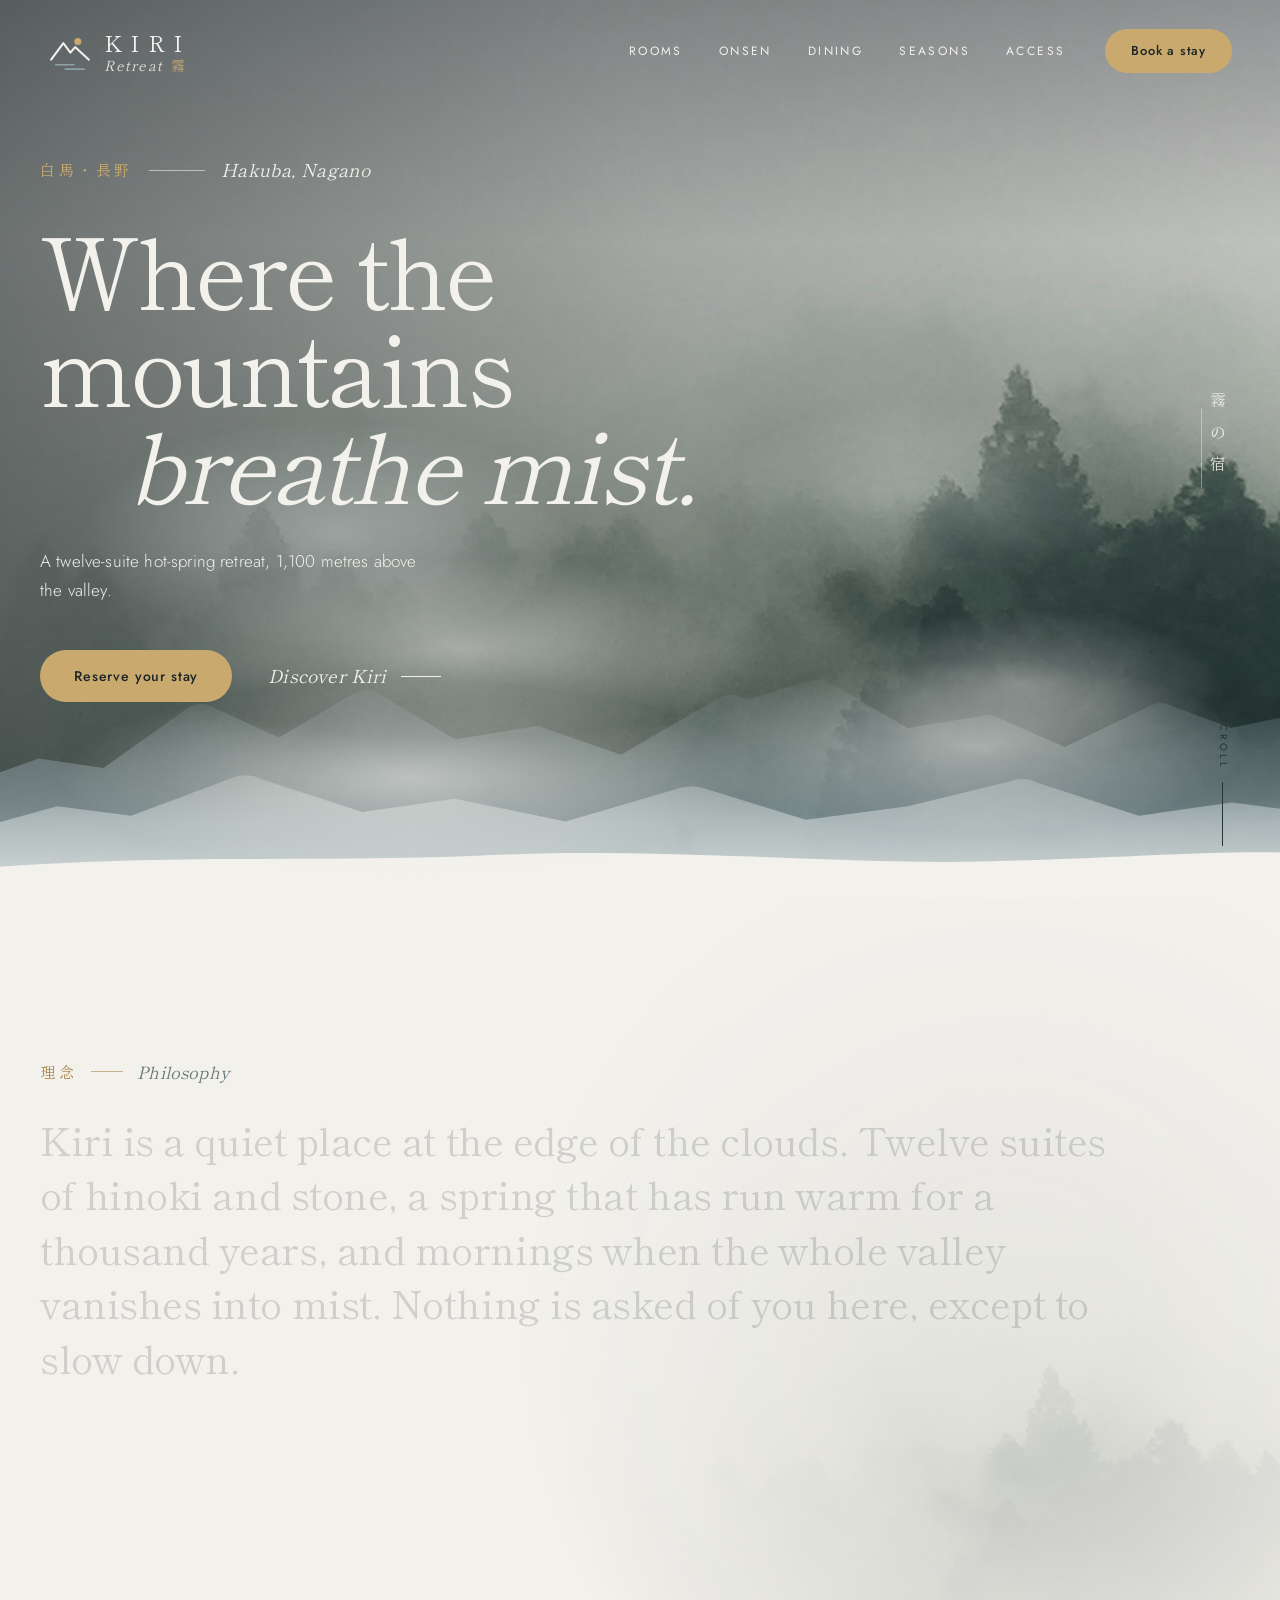
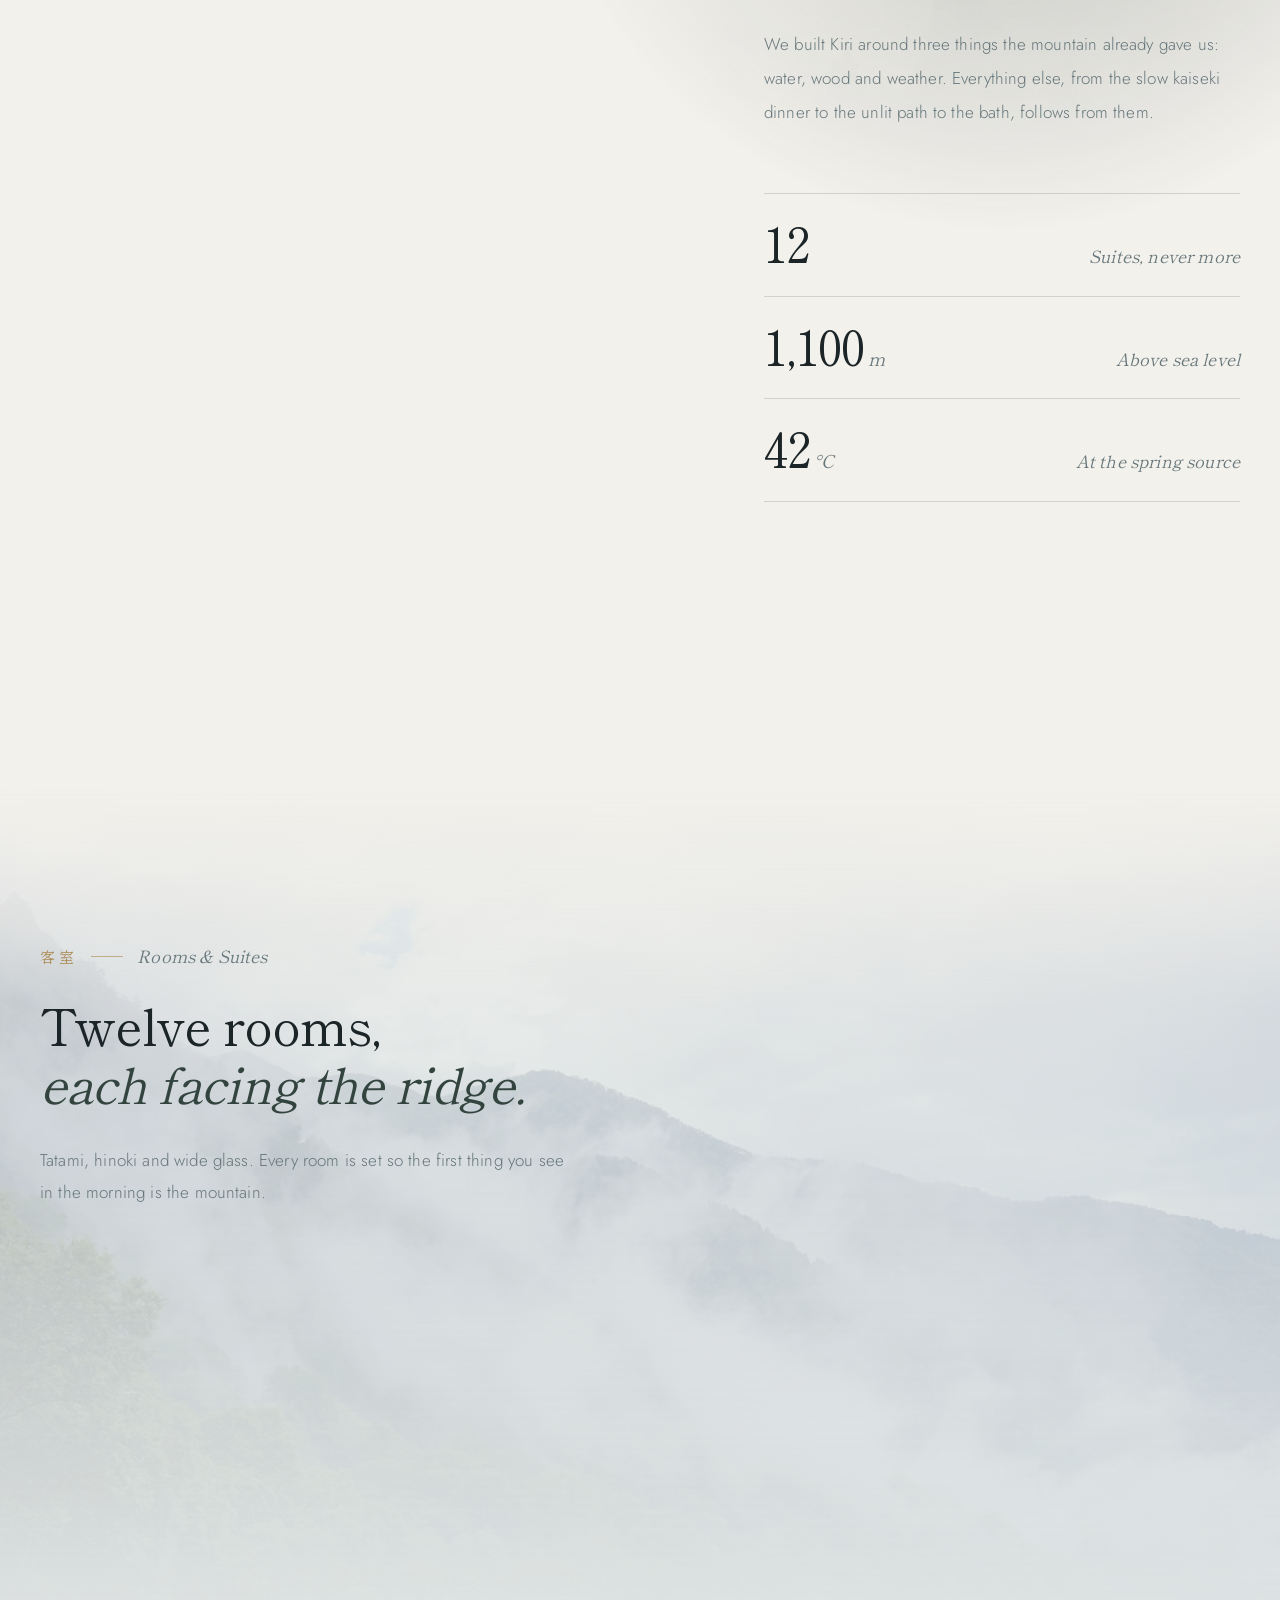
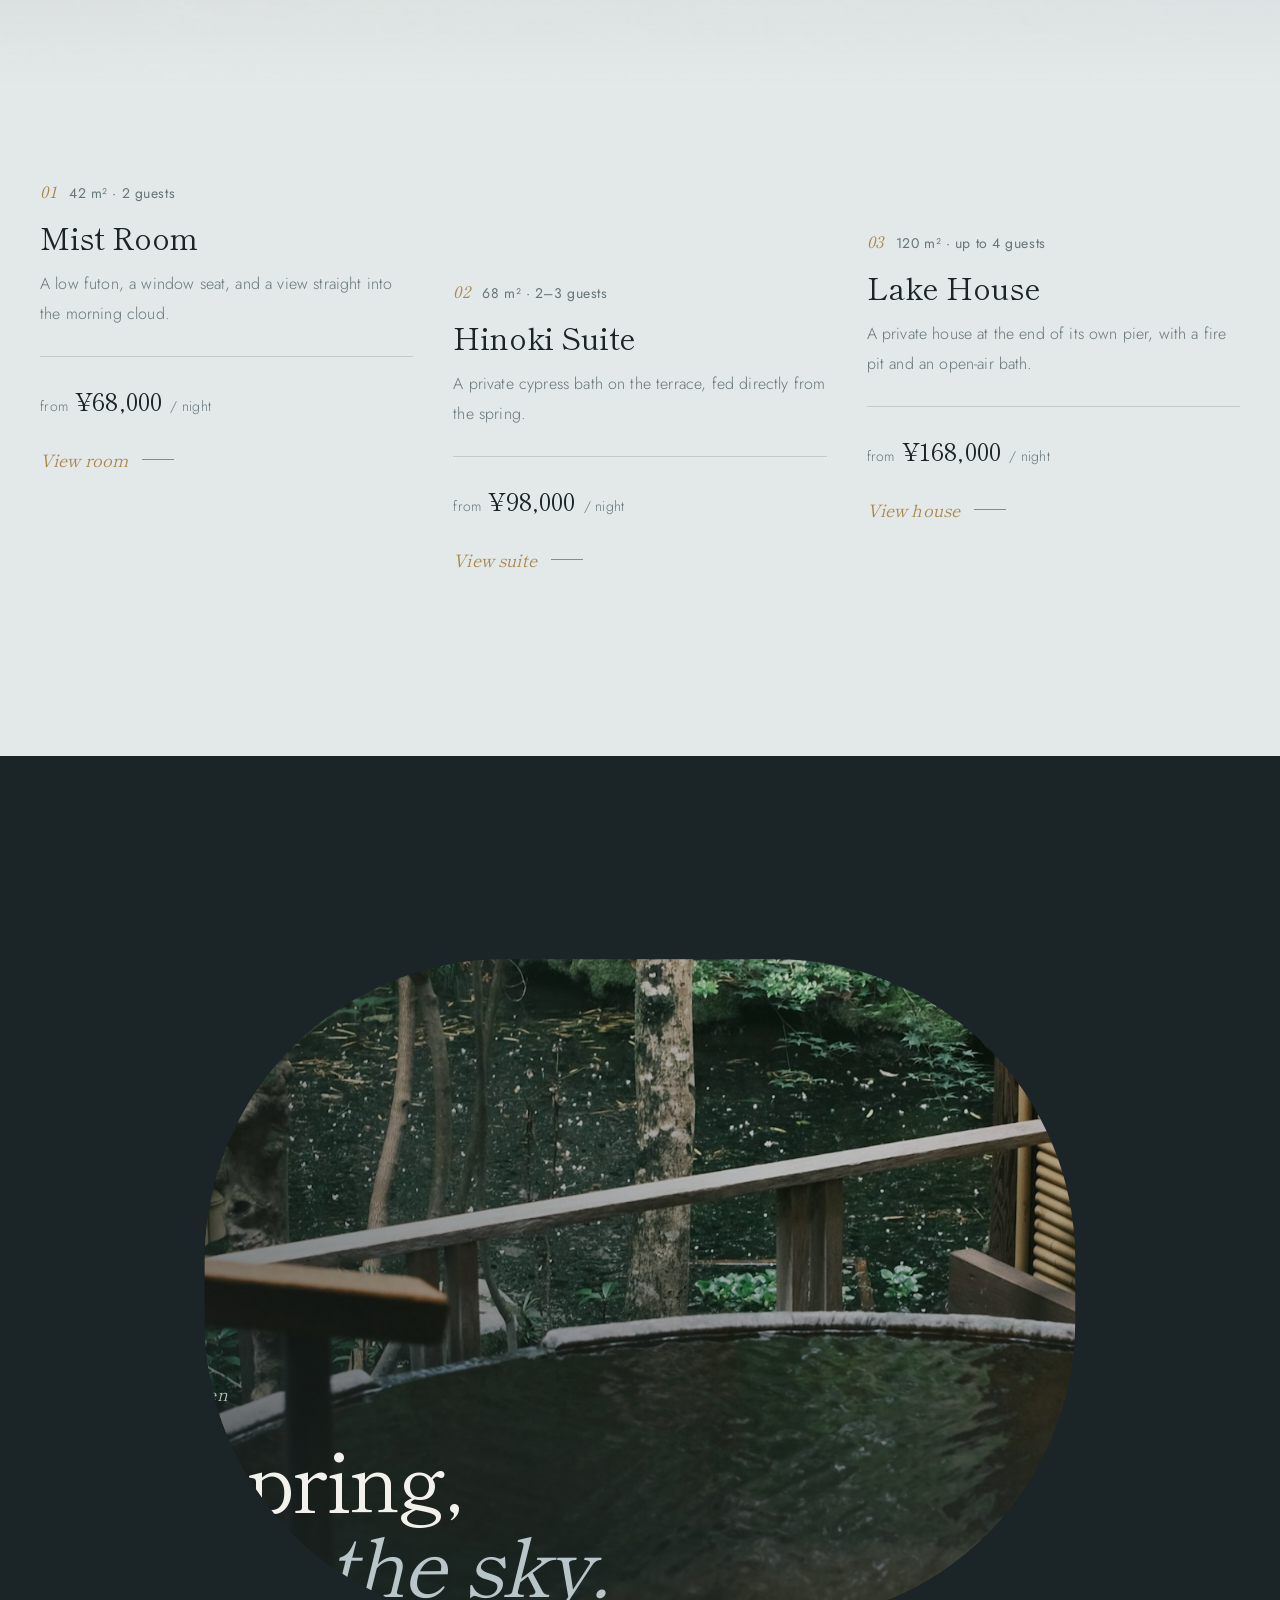
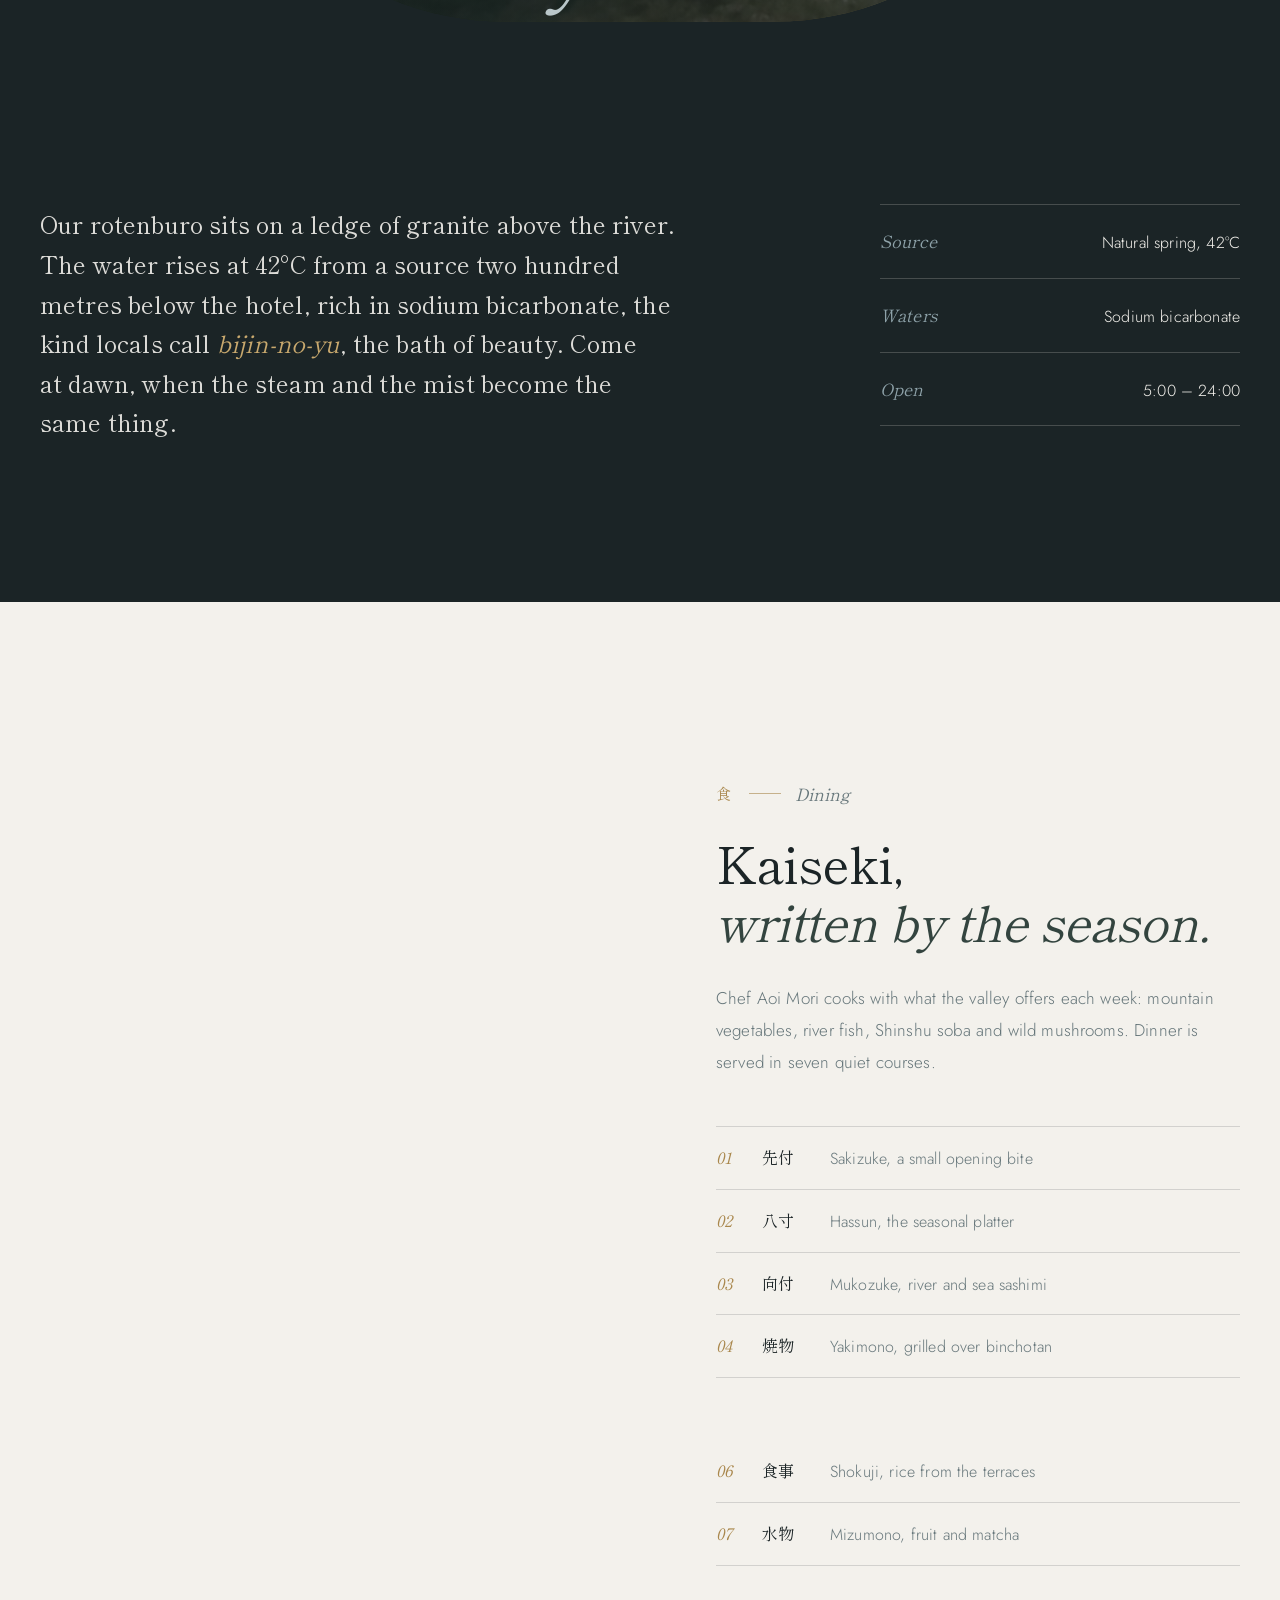
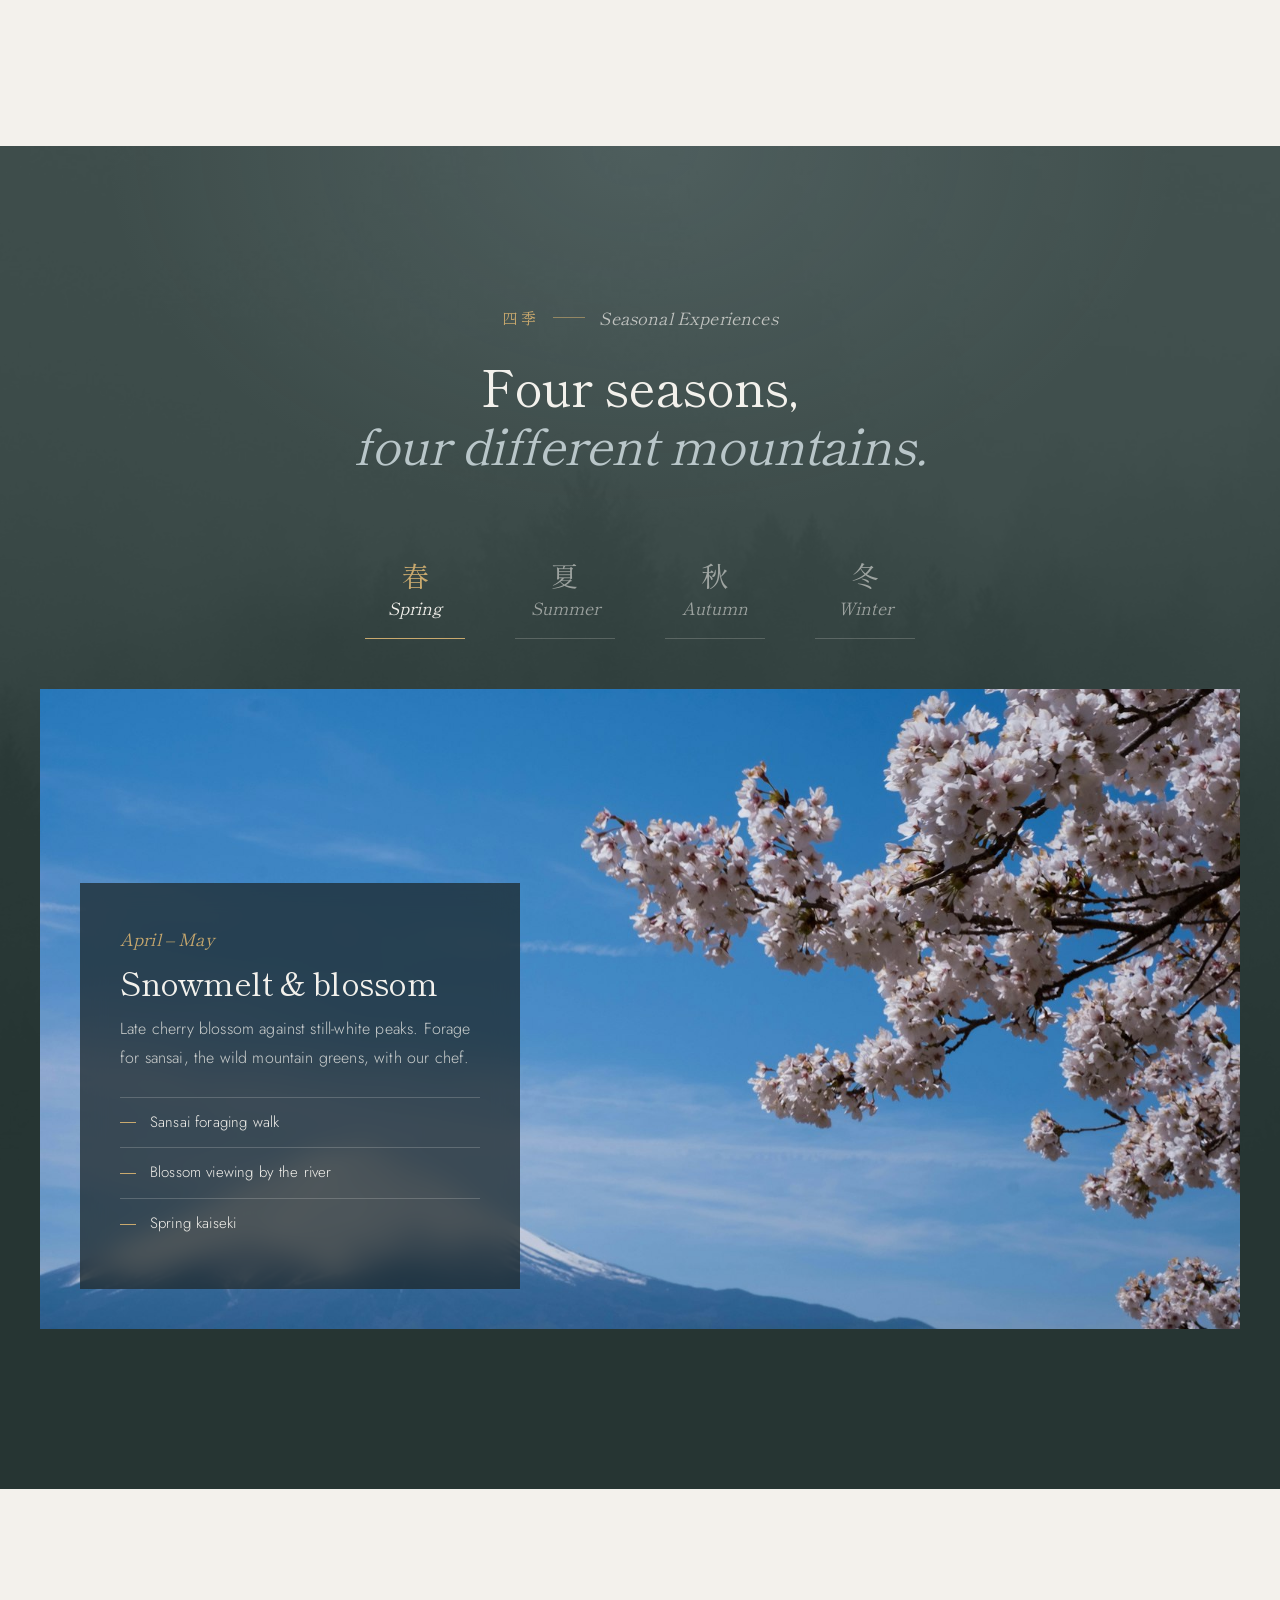
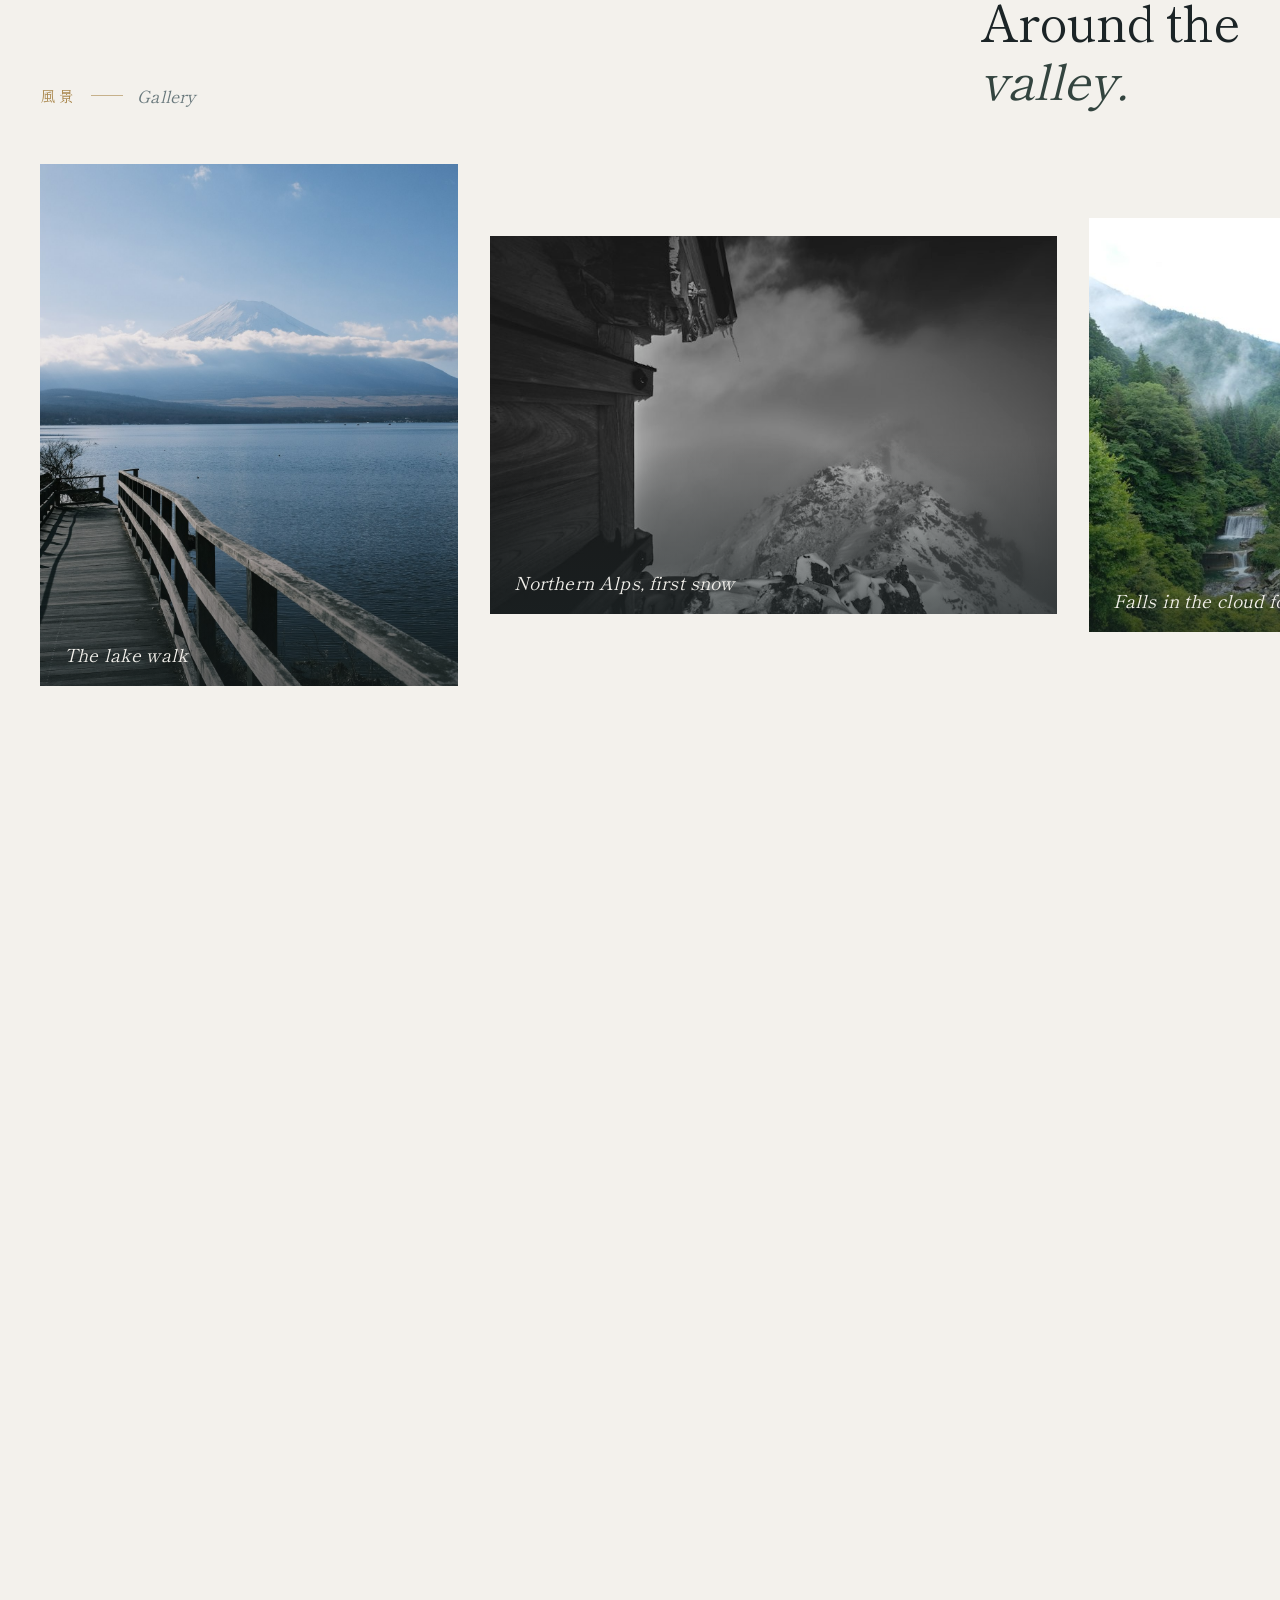
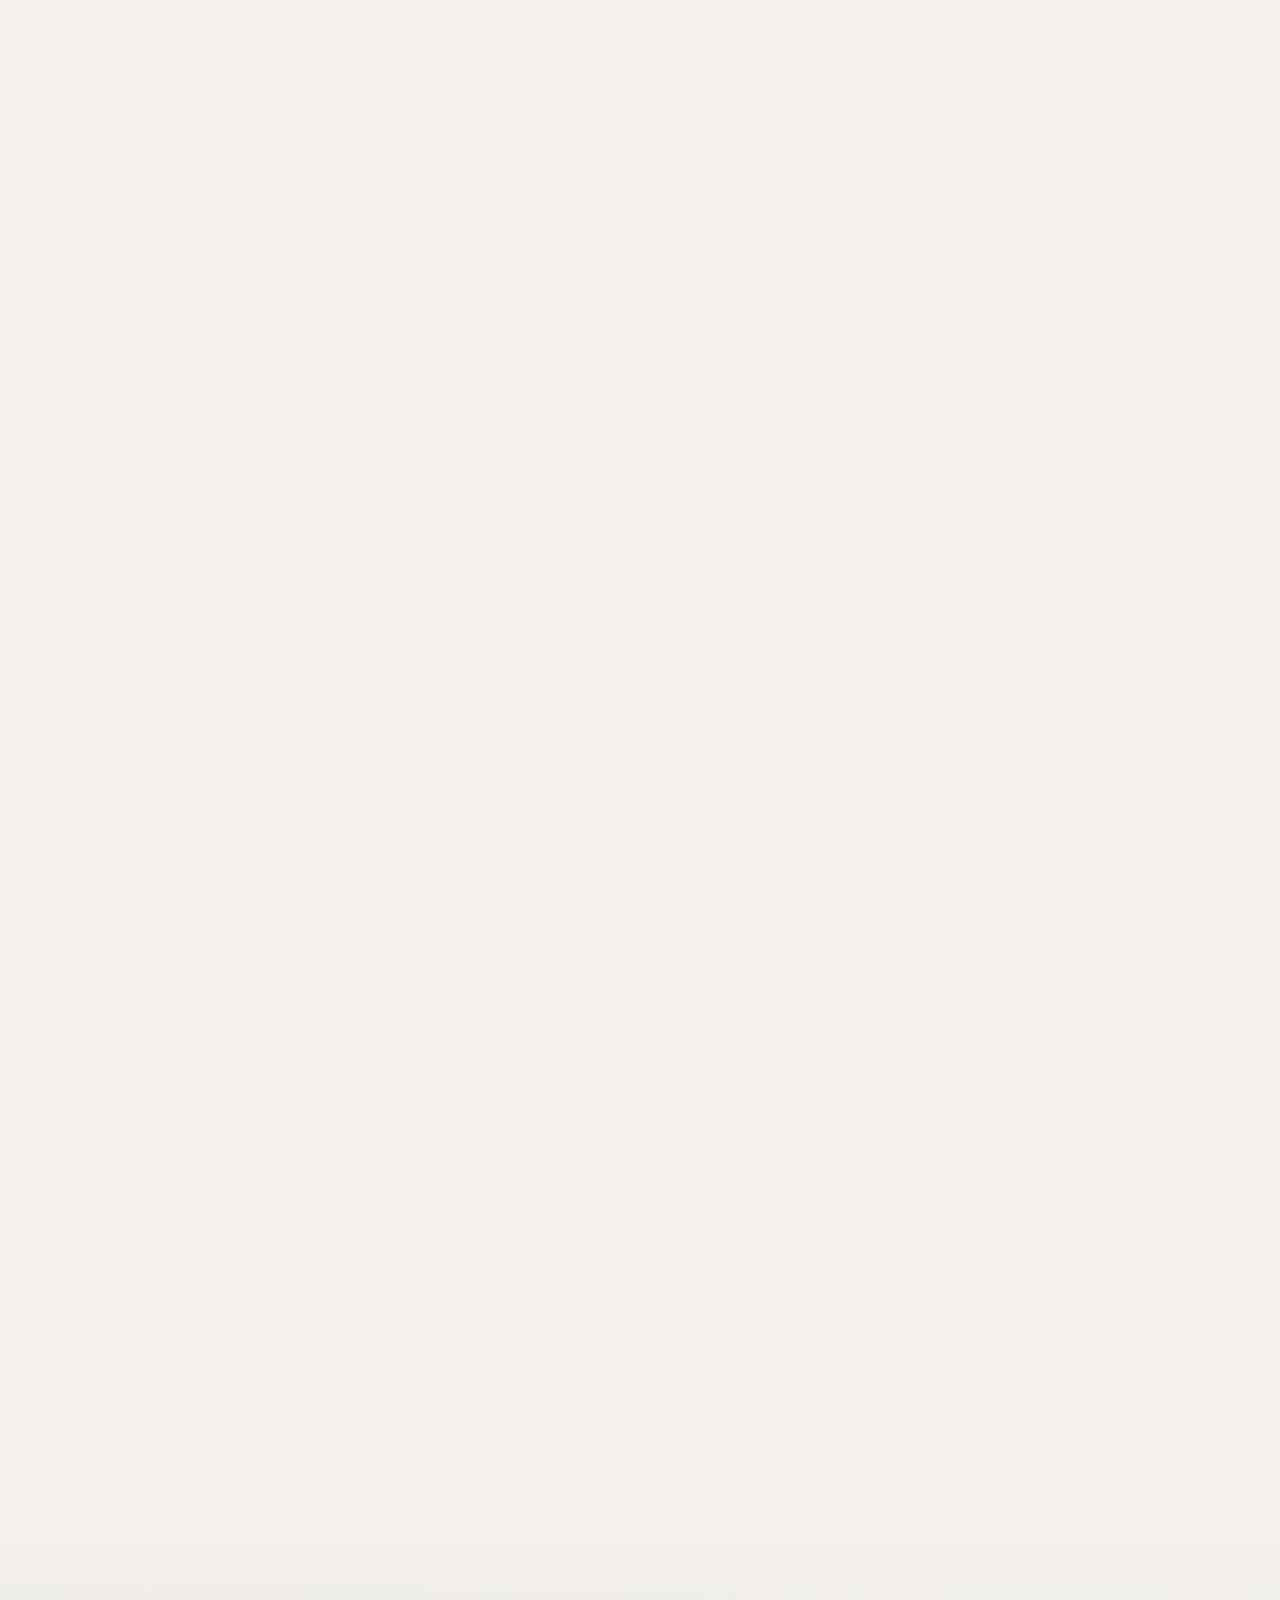
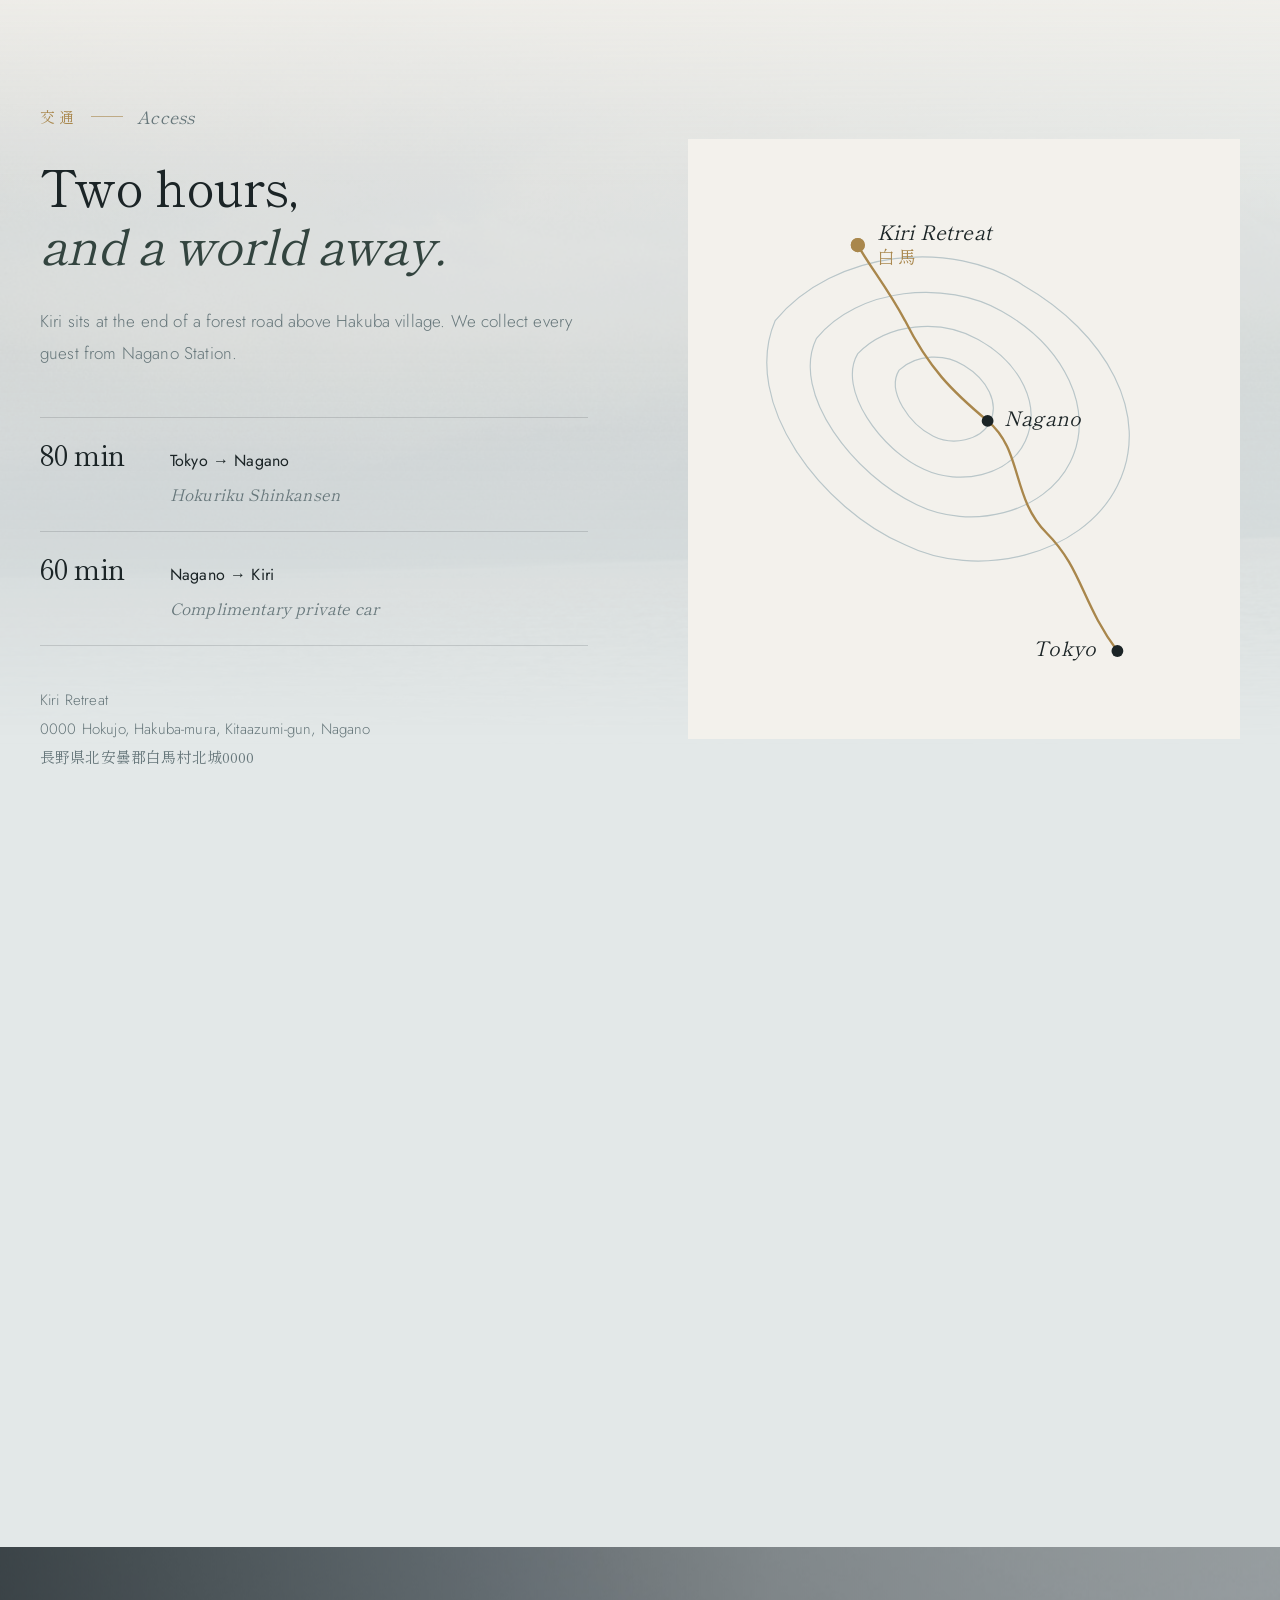
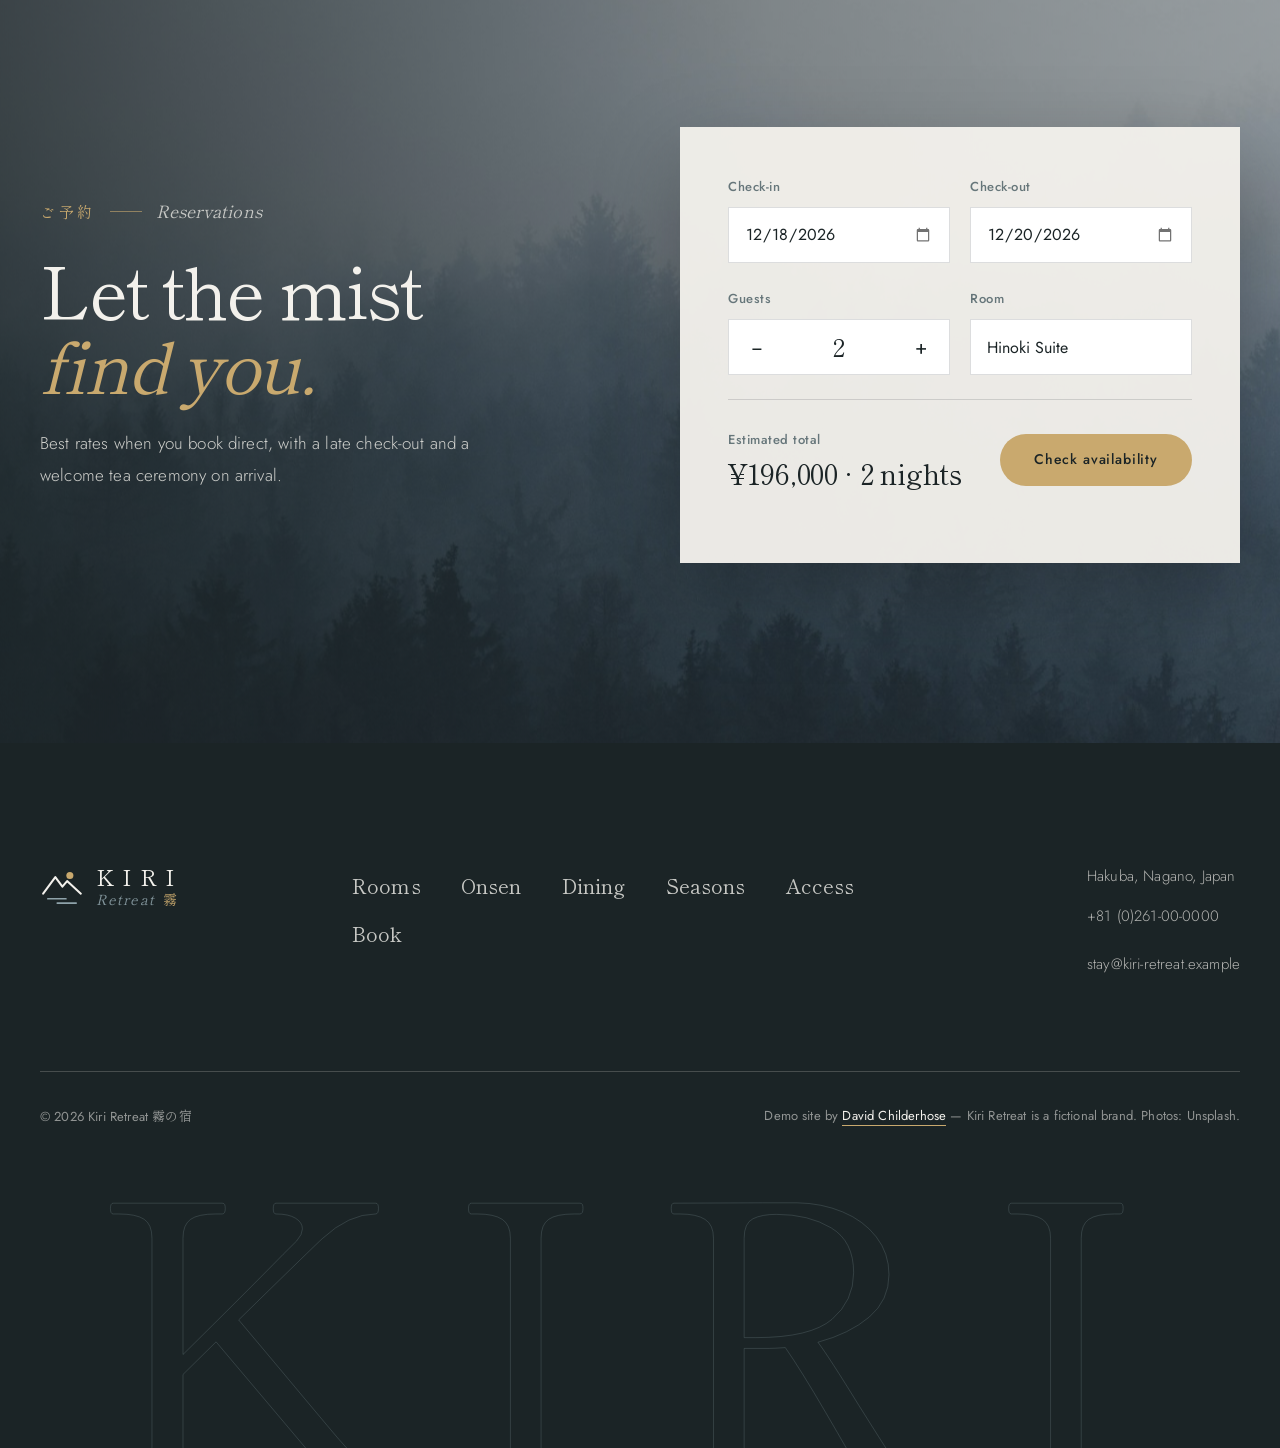
<file: demos/kiri-retreat/index.html>
<!DOCTYPE html>
<html lang="en">
<head>
    <meta charset="UTF-8">
    <meta name="viewport" content="width=device-width, initial-scale=1">
    <title>Kiri Retreat | Mountain Onsen Retreat in Hakuba, Nagano</title>
    <meta name="description" content="Kiri Retreat is a twelve-suite hot-spring retreat in the misty mountains of Hakuba, Nagano. Open-air onsen, seasonal kaiseki and quiet suites of hinoki and stone.">
    <meta name="theme-color" content="#1f2a2e">
    <link rel="icon" type="image/svg+xml" href="data:image/svg+xml,%3Csvg xmlns='http://www.w3.org/2000/svg' viewBox='0 0 64 64'%3E%3Crect width='64' height='64' rx='14' fill='%231f2a2e'/%3E%3Ccircle cx='42' cy='20' r='5' fill='%23c9a96e'/%3E%3Cpath d='M9 43 L25 22 L34 34 L40 27 L55 43' fill='none' stroke='%23eeeae1' stroke-width='3.2' stroke-linejoin='round' stroke-linecap='round'/%3E%3Cpath d='M15 50 H37 M27 55 H49' stroke='%238fa3aa' stroke-width='2.6' stroke-linecap='round'/%3E%3C/svg%3E">
    <link rel="preconnect" href="https://fonts.googleapis.com">
    <link rel="preconnect" href="https://fonts.gstatic.com" crossorigin>
    <link href="https://fonts.googleapis.com/css2?family=Jost:wght@300;400;500&family=Shippori+Mincho:wght@400;500;600&family=Spectral:ital,wght@0,200;0,300;0,400;1,200;1,300&display=swap" rel="stylesheet">
    <link rel="preload" as="image" href="img/hero-forest.jpg">
    <link rel="stylesheet" href="css/style.css">
</head>
<body>
    <svg class="svg-sprite" aria-hidden="true" focusable="false">
        <symbol id="logo-mark" viewBox="0 0 56 56">
            <circle class="logo-sun" cx="38" cy="16" r="4.5" />
            <path class="logo-ridge" d="M4 39 L19.5 18 L28.5 30 L34.5 23 L52 39" />
            <path class="logo-mist" d="M10 45.5 H33 M22 51 H46" />
        </symbol>
    </svg>

    <div class="loader" aria-hidden="true">
        <svg class="loader-mark" viewBox="0 0 56 56"><use href="#logo-mark" /></svg>
        <p class="loader-text">霧</p>
    </div>

    <header class="site-header">
        <div class="header-inner">
            <a class="logo" href="#top" aria-label="Kiri Retreat home">
                <svg class="logo-icon" viewBox="0 0 56 56" aria-hidden="true"><use href="#logo-mark" /></svg>
                <span class="logo-text">
                    <span class="logo-name">KIRI</span>
                    <span class="logo-sub">Retreat <span class="logo-jp" lang="ja">霧</span></span>
                </span>
            </a>
            <nav class="global-nav" aria-label="Main">
                <ul class="nav-list">
                    <li><a href="#rooms">Rooms</a></li>
                    <li><a href="#onsen">Onsen</a></li>
                    <li><a href="#dining">Dining</a></li>
                    <li><a href="#seasons">Seasons</a></li>
                    <li><a href="#access">Access</a></li>
                </ul>
            </nav>
            <a class="btn btn-book header-book" href="#booking">Book a stay</a>
            <button class="menu-toggle" type="button" aria-expanded="false" aria-controls="mobile-menu" aria-label="Open menu">
                <span class="menu-toggle-line"></span>
                <span class="menu-toggle-line"></span>
            </button>
        </div>
    </header>

    <div class="mobile-menu" id="mobile-menu" aria-hidden="true">
        <div class="mobile-menu-inner">
            <p class="mobile-menu-kicker" lang="ja">霧の宿 — 白馬</p>
            <ul class="mobile-menu-list">
                <li><a href="#rooms"><span class="mobile-menu-jp" lang="ja">客室</span>Rooms</a></li>
                <li><a href="#onsen"><span class="mobile-menu-jp" lang="ja">温泉</span>Onsen</a></li>
                <li><a href="#dining"><span class="mobile-menu-jp" lang="ja">食</span>Dining</a></li>
                <li><a href="#seasons"><span class="mobile-menu-jp" lang="ja">四季</span>Seasons</a></li>
                <li><a href="#access"><span class="mobile-menu-jp" lang="ja">交通</span>Access</a></li>
            </ul>
            <a class="btn btn-book mobile-menu-book" href="#booking">Book a stay</a>
        </div>
    </div>

    <main id="top">
        <!-- Hero -->
        <section class="hero" aria-label="Kiri Retreat">
            <div class="hero-media" data-parallax="0.35">
                <img class="hero-image" src="img/hero-forest.jpg" width="2000" height="2999" alt="White mist drifting over a dark cedar forest">
            </div>
            <div class="hero-ridges" aria-hidden="true">
                <svg class="ridge ridge-back" data-parallax="0.22" viewBox="0 0 1440 320" preserveAspectRatio="none"><path d="M0 196 L70 172 L140 182 L230 120 Q246 110 262 120 L330 150 L410 104 Q424 96 438 104 L520 152 L610 138 L700 168 L800 112 Q818 100 836 110 L900 92 Q914 86 928 94 L1010 140 L1100 126 L1180 160 L1270 118 Q1284 110 1298 118 L1360 140 L1440 124 L1440 320 L0 320 Z" /></svg>
                <svg class="ridge ridge-mid" data-parallax="0.12" viewBox="0 0 1440 320" preserveAspectRatio="none"><path d="M0 246 L90 222 L170 232 L280 192 Q296 186 312 194 L420 228 L520 214 L640 238 L760 204 Q776 198 792 204 L900 236 L1010 222 L1120 196 Q1136 190 1152 198 L1260 232 L1360 218 L1440 228 L1440 320 L0 320 Z" /></svg>
                <svg class="ridge ridge-front" data-parallax="0.04" viewBox="0 0 1440 320" preserveAspectRatio="none"><path d="M0 286 C220 270 380 280 560 272 C760 263 940 284 1120 278 C1260 274 1360 266 1440 270 L1440 320 L0 320 Z" /></svg>
            </div>
            <div class="hero-mist" aria-hidden="true">
                <span class="mist mist-1"></span>
                <span class="mist mist-2"></span>
                <span class="mist mist-3"></span>
            </div>
            <div class="hero-content">
                <p class="hero-kicker"><span lang="ja">白馬・長野</span><span class="hero-kicker-line"></span>Hakuba, Nagano</p>
                <h1 class="hero-title">
                    <span class="line"><span class="line-inner" data-split>Where the</span></span>
                    <span class="line"><span class="line-inner" data-split>mountains</span></span>
                    <span class="line"><span class="line-inner line-italic" data-split>breathe mist.</span></span>
                </h1>
                <p class="hero-lead">A twelve-suite hot-spring retreat, 1,100 metres above the valley.</p>
                <div class="hero-actions">
                    <a class="btn btn-book" href="#booking">Reserve your stay</a>
                    <a class="btn-text" href="#intro">Discover Kiri</a>
                </div>
            </div>
            <p class="hero-vertical" lang="ja" aria-hidden="true">霧の宿</p>
            <a class="hero-scroll" href="#intro" aria-label="Scroll to introduction">
                <span class="hero-scroll-text">Scroll</span>
                <span class="hero-scroll-line"></span>
            </a>
        </section>

        <!-- Intro -->
        <section class="intro" id="intro">
            <div class="container">
                <p class="kicker reveal"><span class="kicker-jp" lang="ja">理念</span>Philosophy</p>
                <p class="intro-statement" data-words>Kiri is a quiet place at the edge of the clouds. Twelve suites of hinoki and stone, a spring that has run warm for a thousand years, and mornings when the whole valley vanishes into mist. Nothing is asked of you here, except to slow down.</p>
                <div class="intro-body">
                    <div class="intro-figures">
                        <figure class="intro-figure intro-figure-a clip-reveal">
                            <img data-parallax-inner="0.08" src="img/intro-lake.jpg" width="1100" height="737" alt="Clouds hanging low over mountains above a calm lake" loading="lazy">
                        </figure>
                        <figure class="intro-figure intro-figure-b clip-reveal">
                            <img data-parallax-inner="0.12" src="img/intro-cedar-path.jpg" width="900" height="600" alt="A stone path through tall cedar trees to a wooden gate" loading="lazy">
                        </figure>
                    </div>
                    <div class="intro-text">
                        <p class="intro-copy reveal">We built Kiri around three things the mountain already gave us: water, wood and weather. Everything else, from the slow kaiseki dinner to the unlit path to the bath, follows from them.</p>
                        <ul class="stats">
                            <li class="stat reveal">
                                <span class="stat-num" data-count="12">12</span>
                                <span class="stat-label">Suites, never more</span>
                            </li>
                            <li class="stat reveal">
                                <span class="stat-num"><span data-count="1100">1,100</span><small>m</small></span>
                                <span class="stat-label">Above sea level</span>
                            </li>
                            <li class="stat reveal">
                                <span class="stat-num"><span data-count="42">42</span><small>°C</small></span>
                                <span class="stat-label">At the spring source</span>
                            </li>
                        </ul>
                    </div>
                </div>
            </div>
        </section>

        <!-- Rooms -->
        <section class="rooms" id="rooms">
            <div class="container">
                <div class="section-head">
                    <p class="kicker reveal"><span class="kicker-jp" lang="ja">客室</span>Rooms &amp; Suites</p>
                    <h2 class="section-title reveal">Twelve rooms, <em>each facing the ridge.</em></h2>
                    <p class="section-lead reveal">Tatami, hinoki and wide glass. Every room is set so the first thing you see in the morning is the mountain.</p>
                </div>
                <ul class="room-list">
                    <li class="room-card reveal">
                        <a class="room-link" href="#booking">
                            <figure class="room-figure clip-reveal">
                                <img src="img/room-mist.jpg" width="1000" height="666" alt="A tatami room opening onto a garden through wide sliding doors" loading="lazy">
                                <span class="room-tag" lang="ja">霧の間</span>
                            </figure>
                            <div class="room-body">
                                <p class="room-meta">42 m² · 2 guests</p>
                                <h3 class="room-name">Mist Room</h3>
                                <p class="room-text">A low futon, a window seat, and a view straight into the morning cloud.</p>
                                <p class="room-price"><span class="room-price-from">from</span> ¥68,000 <span class="room-price-unit">/ night</span></p>
                                <span class="room-more">View room</span>
                            </div>
                        </a>
                    </li>
                    <li class="room-card reveal">
                        <a class="room-link" href="#booking">
                            <figure class="room-figure clip-reveal">
                                <img src="img/room-hinoki.jpg" width="1100" height="825" alt="A wood-lined bathroom with a deep soaking tub" loading="lazy">
                                <span class="room-tag" lang="ja">檜</span>
                            </figure>
                            <div class="room-body">
                                <p class="room-meta">68 m² · 2–3 guests</p>
                                <h3 class="room-name">Hinoki Suite</h3>
                                <p class="room-text">A private cypress bath on the terrace, fed directly from the spring.</p>
                                <p class="room-price"><span class="room-price-from">from</span> ¥98,000 <span class="room-price-unit">/ night</span></p>
                                <span class="room-more">View suite</span>
                            </div>
                        </a>
                    </li>
                    <li class="room-card reveal">
                        <a class="room-link" href="#booking">
                            <figure class="room-figure clip-reveal">
                                <img src="img/room-lake-house.jpg" width="1100" height="649" alt="A small house on a dock in the middle of a still lake" loading="lazy">
                                <span class="room-tag" lang="ja">湖畔</span>
                            </figure>
                            <div class="room-body">
                                <p class="room-meta">120 m² · up to 4 guests</p>
                                <h3 class="room-name">Lake House</h3>
                                <p class="room-text">A private house at the end of its own pier, with a fire pit and an open-air bath.</p>
                                <p class="room-price"><span class="room-price-from">from</span> ¥168,000 <span class="room-price-unit">/ night</span></p>
                                <span class="room-more">View house</span>
                            </div>
                        </a>
                    </li>
                </ul>
            </div>
        </section>

        <!-- Onsen -->
        <section class="onsen" id="onsen">
            <div class="onsen-stage">
                <div class="onsen-frame" data-unveil>
                    <img class="onsen-image" src="img/onsen.jpg" width="2000" height="2816" alt="A private wooden bath on a cedar deck, screened by bamboo and open to the forest" loading="lazy">
                    <div class="onsen-steam" aria-hidden="true">
                        <span class="steam"></span>
                        <span class="steam"></span>
                        <span class="steam"></span>
                        <span class="steam"></span>
                        <span class="steam"></span>
                    </div>
                    <div class="onsen-overlay">
                        <p class="kicker kicker-light reveal"><span class="kicker-jp" lang="ja">温泉</span>The Onsen</p>
                        <h2 class="onsen-title reveal">The spring,<br><em>open to the sky.</em></h2>
                    </div>
                </div>
            </div>
            <div class="container">
                <div class="onsen-info">
                    <p class="onsen-copy reveal">Our rotenburo sits on a ledge of granite above the river. The water rises at 42°C from a source two hundred metres below the hotel, rich in sodium bicarbonate, the kind locals call <em>bijin-no-yu</em>, the bath of beauty. Come at dawn, when the steam and the mist become the same thing.</p>
                    <dl class="onsen-facts">
                        <div class="onsen-fact reveal">
                            <dt>Source</dt>
                            <dd>Natural spring, 42°C</dd>
                        </div>
                        <div class="onsen-fact reveal">
                            <dt>Waters</dt>
                            <dd>Sodium bicarbonate</dd>
                        </div>
                        <div class="onsen-fact reveal">
                            <dt>Open</dt>
                            <dd>5:00 – 24:00</dd>
                        </div>
                    </dl>
                </div>
            </div>
        </section>

        <!-- Dining -->
        <section class="dining" id="dining">
            <div class="container">
                <div class="dining-layout">
                    <div class="dining-visual">
                        <figure class="dining-figure dining-figure-main clip-reveal">
                            <img data-parallax-inner="0.1" src="img/dining-kaiseki.jpg" width="1250" height="833" alt="A kaiseki dinner of many small seasonal dishes" loading="lazy">
                        </figure>
                        <figure class="dining-figure dining-figure-sub clip-reveal">
                            <img src="img/dining-matcha.jpg" width="700" height="1050" alt="Hands whisking matcha in a rustic tea bowl" loading="lazy">
                        </figure>
                    </div>
                    <div class="dining-text">
                        <p class="kicker reveal"><span class="kicker-jp" lang="ja">食</span>Dining</p>
                        <h2 class="section-title reveal">Kaiseki, <em>written by the season.</em></h2>
                        <p class="section-lead reveal">Chef Aoi Mori cooks with what the valley offers each week: mountain vegetables, river fish, Shinshu soba and wild mushrooms. Dinner is served in seven quiet courses.</p>
                        <ol class="course-list">
                            <li class="course reveal"><span class="course-num">01</span><span class="course-jp" lang="ja">先付</span><span class="course-name">Sakizuke, a small opening bite</span></li>
                            <li class="course reveal"><span class="course-num">02</span><span class="course-jp" lang="ja">八寸</span><span class="course-name">Hassun, the seasonal platter</span></li>
                            <li class="course reveal"><span class="course-num">03</span><span class="course-jp" lang="ja">向付</span><span class="course-name">Mukozuke, river and sea sashimi</span></li>
                            <li class="course reveal"><span class="course-num">04</span><span class="course-jp" lang="ja">焼物</span><span class="course-name">Yakimono, grilled over binchotan</span></li>
                            <li class="course reveal"><span class="course-num">05</span><span class="course-jp" lang="ja">炊合</span><span class="course-name">Takiawase, simmered vegetables</span></li>
                            <li class="course reveal"><span class="course-num">06</span><span class="course-jp" lang="ja">食事</span><span class="course-name">Shokuji, rice from the terraces</span></li>
                            <li class="course reveal"><span class="course-num">07</span><span class="course-jp" lang="ja">水物</span><span class="course-name">Mizumono, fruit and matcha</span></li>
                        </ol>
                    </div>
                </div>
            </div>
        </section>

        <!-- Seasons -->
        <section class="seasons" id="seasons">
            <div class="container">
                <div class="section-head section-head-center">
                    <p class="kicker reveal"><span class="kicker-jp" lang="ja">四季</span>Seasonal Experiences</p>
                    <h2 class="section-title reveal">Four seasons, <em>four different mountains.</em></h2>
                </div>
                <div class="season-tabs reveal" role="tablist" aria-label="Seasons">
                    <button class="season-tab is-active" type="button" role="tab" id="tab-spring" aria-controls="panel-spring" aria-selected="true"><span class="season-tab-jp" lang="ja">春</span>Spring<span class="season-tab-bar"></span></button>
                    <button class="season-tab" type="button" role="tab" id="tab-summer" aria-controls="panel-summer" aria-selected="false" tabindex="-1"><span class="season-tab-jp" lang="ja">夏</span>Summer<span class="season-tab-bar"></span></button>
                    <button class="season-tab" type="button" role="tab" id="tab-autumn" aria-controls="panel-autumn" aria-selected="false" tabindex="-1"><span class="season-tab-jp" lang="ja">秋</span>Autumn<span class="season-tab-bar"></span></button>
                    <button class="season-tab" type="button" role="tab" id="tab-winter" aria-controls="panel-winter" aria-selected="false" tabindex="-1"><span class="season-tab-jp" lang="ja">冬</span>Winter<span class="season-tab-bar"></span></button>
                </div>
                <div class="season-stage reveal">
                    <div class="season-panel is-active" role="tabpanel" id="panel-spring" aria-labelledby="tab-spring">
                        <figure class="season-figure">
                            <img src="img/season-spring.jpg" width="1600" height="1067" alt="Cherry blossom framing a distant snow-capped mountain" loading="lazy">
                        </figure>
                        <div class="season-body">
                            <p class="season-months">April – May</p>
                            <h3 class="season-name">Snowmelt &amp; blossom</h3>
                            <p class="season-text">Late cherry blossom against still-white peaks. Forage for sansai, the wild mountain greens, with our chef.</p>
                            <ul class="season-list">
                                <li>Sansai foraging walk</li>
                                <li>Blossom viewing by the river</li>
                                <li>Spring kaiseki</li>
                            </ul>
                        </div>
                    </div>
                    <div class="season-panel" role="tabpanel" id="panel-summer" aria-labelledby="tab-summer" hidden>
                        <figure class="season-figure">
                            <img src="img/season-summer.jpg" width="1600" height="1067" alt="A river running through a lush green summer forest" loading="lazy">
                        </figure>
                        <div class="season-body">
                            <p class="season-months">June – August</p>
                            <h3 class="season-name">Cool forest, clear water</h3>
                            <p class="season-text">Ten degrees cooler than Tokyo. Canoe at dawn on Lake Aoki, then hike to waterfalls hidden in the cedar forest.</p>
                            <ul class="season-list">
                                <li>Sunrise canoe on Lake Aoki</li>
                                <li>Waterfall trail with a guide</li>
                                <li>Firefly evenings in early July</li>
                            </ul>
                        </div>
                    </div>
                    <div class="season-panel" role="tabpanel" id="panel-autumn" aria-labelledby="tab-autumn" hidden>
                        <figure class="season-figure">
                            <img src="img/season-autumn.jpg" width="1600" height="1067" alt="Tall trees in a Japanese garden turning red and gold in autumn" loading="lazy">
                        </figure>
                        <div class="season-body">
                            <p class="season-months">September – November</p>
                            <h3 class="season-name">Three-tone mountains</h3>
                            <p class="season-text">Snow on the summit, red maple on the slopes, green in the valley. Hakuba calls it <em>sandan kōyō</em>.</p>
                            <ul class="season-list">
                                <li>Gondola to the autumn ridge</li>
                                <li>Wild mushroom kaiseki</li>
                                <li>Moon-viewing in the bath</li>
                            </ul>
                        </div>
                    </div>
                    <div class="season-panel" role="tabpanel" id="panel-winter" aria-labelledby="tab-winter" hidden>
                        <figure class="season-figure">
                            <img src="img/season-winter.jpg" width="1600" height="1067" alt="A snow-covered village of thatched houses in a winter forest" loading="lazy">
                        </figure>
                        <div class="season-body">
                            <p class="season-months">December – March</p>
                            <h3 class="season-name">Powder &amp; steam</h3>
                            <p class="season-text">World-famous Hakuba powder by day, a steaming bath under falling snow by night.</p>
                            <ul class="season-list">
                                <li>Private ski guide &amp; ski valet</li>
                                <li>Snowshoe walk by lantern light</li>
                                <li>Hot sake by the irori hearth</li>
                            </ul>
                        </div>
                    </div>
                </div>
            </div>
        </section>

        <!-- Gallery -->
        <section class="gallery" id="gallery" aria-label="Gallery">
            <div class="gallery-sticky">
                <div class="gallery-head container">
                    <p class="kicker reveal"><span class="kicker-jp" lang="ja">風景</span>Gallery</p>
                    <h2 class="section-title reveal">Around the <em>valley.</em></h2>
                </div>
                <div class="gallery-viewport">
                    <ul class="gallery-track">
                        <li class="gallery-item gallery-item-tall"><img src="img/gallery-lake-walk.jpg" width="1200" height="1800" alt="A wooden walkway leading out over a calm lake below a snow-capped mountain" loading="lazy"><span class="gallery-caption">The lake walk</span></li>
                        <li class="gallery-item gallery-item-wide"><img src="img/gallery-alps.jpg" width="800" height="533" alt="Early snow on a mountaintop shrine in the Northern Alps" loading="lazy"><span class="gallery-caption">Northern Alps, first snow</span></li>
                        <li class="gallery-item"><img src="img/gallery-falls.jpg" width="900" height="600" alt="A waterfall falling through a misty forest" loading="lazy"><span class="gallery-caption">Falls in the cloud forest</span></li>
                        <li class="gallery-item gallery-item-tall"><img src="img/gallery-torii.jpg" width="900" height="1350" alt="Autumn leaves framing a torii gate in the forest" loading="lazy"><span class="gallery-caption">Shrine path in autumn</span></li>
                        <li class="gallery-item gallery-item-wide"><img src="img/gallery-ridges.jpg" width="1200" height="800" alt="Mist rising across a forested mountain ridge" loading="lazy"><span class="gallery-caption">Ridges in the mist</span></li>
                        <li class="gallery-item"><img src="img/gallery-kamikochi.jpg" width="800" height="533" alt="A clear blue river running through a forested alpine valley" loading="lazy"><span class="gallery-caption">Kamikochi, an hour south</span></li>
                        <li class="gallery-item gallery-item-wide"><img src="img/gallery-tea.jpg" width="800" height="533" alt="A traditional tea setting with an iron kettle and cups" loading="lazy"><span class="gallery-caption">Afternoon tea</span></li>
                    </ul>
                </div>
            </div>
        </section>

        <!-- Access -->
        <section class="access" id="access">
            <div class="container">
                <div class="access-layout">
                    <div class="access-text">
                        <p class="kicker reveal"><span class="kicker-jp" lang="ja">交通</span>Access</p>
                        <h2 class="section-title reveal">Two hours, <em>and a world away.</em></h2>
                        <p class="section-lead reveal">Kiri sits at the end of a forest road above Hakuba village. We collect every guest from Nagano Station.</p>
                        <ol class="route">
                            <li class="route-step reveal">
                                <span class="route-time">80 min</span>
                                <span class="route-label">Tokyo → Nagano<small>Hokuriku Shinkansen</small></span>
                            </li>
                            <li class="route-step reveal">
                                <span class="route-time">60 min</span>
                                <span class="route-label">Nagano → Kiri<small>Complimentary private car</small></span>
                            </li>
                        </ol>
                        <address class="access-address reveal">
                            Kiri Retreat<br>
                            0000 Hokujo, Hakuba-mura, Kitaazumi-gun, Nagano<br>
                            <span lang="ja">長野県北安曇郡白馬村北城0000</span>
                        </address>
                    </div>
                    <div class="access-map reveal" aria-hidden="true">
                        <svg class="map-svg" viewBox="0 0 400 440">
                            <g class="map-contours">
                                <path d="M40 120 C90 60 190 50 250 90 C320 130 360 200 330 260 C300 320 210 340 150 310 C80 280 10 190 40 120 Z" />
                                <path d="M75 135 C110 92 185 85 232 112 C285 142 312 196 290 240 C268 284 205 298 160 276 C108 252 52 182 75 135 Z" />
                                <path d="M110 148 C135 122 180 118 212 136 C248 156 266 192 252 222 C238 252 196 260 166 246 C130 230 92 178 110 148 Z" />
                                <path d="M145 162 C160 148 184 148 200 158 C220 170 230 190 222 206 C214 222 190 226 174 218 C154 208 134 180 145 162 Z" />
                            </g>
                            <path class="map-route" d="M330 400 C300 360 300 330 270 300 C240 270 250 230 220 205 C190 180 170 160 150 120 C135 92 120 74 110 56" />
                            <g class="map-point map-point-tokyo">
                                <circle cx="330" cy="400" r="5" />
                                <text x="312" y="404" text-anchor="end">Tokyo</text>
                            </g>
                            <g class="map-point map-point-nagano">
                                <circle cx="220" cy="205" r="5" />
                                <text x="234" y="209">Nagano</text>
                            </g>
                            <g class="map-point map-point-kiri">
                                <circle class="map-pulse" cx="110" cy="56" r="6" />
                                <circle cx="110" cy="56" r="6" />
                                <text x="126" y="52">Kiri Retreat</text>
                                <text class="map-jp" x="126" y="72">白馬</text>
                            </g>
                        </svg>
                    </div>
                </div>
                <figure class="access-photo clip-reveal">
                    <img data-parallax-inner="0.08" src="img/access-train.jpg" width="2000" height="1333" alt="A white bullet train speeding past a mountain" loading="lazy">
                    <figcaption class="access-photo-caption">Tokyo to the mountains, in under two hours.</figcaption>
                </figure>
            </div>
        </section>

        <!-- Booking -->
        <section class="booking" id="booking">
            <div class="booking-media" data-parallax-section>
                <img src="img/booking-forest.jpg" width="2000" height="1125" alt="" loading="lazy">
            </div>
            <div class="container">
                <div class="booking-layout">
                    <div class="booking-text">
                        <p class="kicker kicker-light reveal"><span class="kicker-jp" lang="ja">ご予約</span>Reservations</p>
                        <h2 class="booking-title reveal">Let the mist <em>find you.</em></h2>
                        <p class="booking-lead reveal">Best rates when you book direct, with a late check-out and a welcome tea ceremony on arrival.</p>
                    </div>
                    <form class="booking-form reveal" novalidate>
                        <div class="form-row">
                            <label class="field">
                                <span class="field-label">Check-in</span>
                                <input class="field-input" type="date" name="checkin" required>
                            </label>
                            <label class="field">
                                <span class="field-label">Check-out</span>
                                <input class="field-input" type="date" name="checkout" required>
                            </label>
                        </div>
                        <div class="form-row">
                            <div class="field">
                                <span class="field-label" id="guests-label">Guests</span>
                                <div class="stepper" role="group" aria-labelledby="guests-label">
                                    <button class="stepper-btn" type="button" data-step="-1" aria-label="Fewer guests">−</button>
                                    <output class="stepper-value" name="guests">2</output>
                                    <button class="stepper-btn" type="button" data-step="1" aria-label="More guests">+</button>
                                </div>
                            </div>
                            <label class="field">
                                <span class="field-label">Room</span>
                                <select class="field-input" name="room">
                                    <option value="68000">Mist Room</option>
                                    <option value="98000" selected>Hinoki Suite</option>
                                    <option value="168000">Lake House</option>
                                </select>
                            </label>
                        </div>
                        <div class="form-summary">
                            <p class="form-total"><span class="form-total-label">Estimated total</span><span class="form-total-value" aria-live="polite">—</span></p>
                            <button class="btn btn-book form-submit" type="submit">Check availability</button>
                        </div>
                        <p class="form-message" role="status"></p>
                    </form>
                </div>
            </div>
        </section>
    </main>

    <footer class="site-footer">
        <div class="container">
            <div class="footer-top">
                <a class="logo logo-footer" href="#top" aria-label="Kiri Retreat, back to top">
                    <svg class="logo-icon" viewBox="0 0 56 56" aria-hidden="true"><use href="#logo-mark" /></svg>
                    <span class="logo-text">
                        <span class="logo-name">KIRI</span>
                        <span class="logo-sub">Retreat <span class="logo-jp" lang="ja">霧</span></span>
                    </span>
                </a>
                <nav class="footer-nav" aria-label="Footer">
                    <ul>
                        <li><a href="#rooms">Rooms</a></li>
                        <li><a href="#onsen">Onsen</a></li>
                        <li><a href="#dining">Dining</a></li>
                        <li><a href="#seasons">Seasons</a></li>
                        <li><a href="#access">Access</a></li>
                        <li><a href="#booking">Book</a></li>
                    </ul>
                </nav>
                <div class="footer-contact">
                    <p>Hakuba, Nagano, Japan</p>
                    <p><a href="tel:+81261000000">+81 (0)261-00-0000</a></p>
                    <p><a href="mailto:stay@kiri-retreat.example">stay@kiri-retreat.example</a></p>
                </div>
            </div>
            <div class="footer-bottom">
                <p class="footer-copy">© 2026 Kiri Retreat <span lang="ja">霧の宿</span></p>
                <p class="footer-credit">Demo site by <a href="../../index.html">David Childerhose</a> — Kiri Retreat is a fictional brand. Photos: Unsplash.</p>
            </div>
        </div>
        <p class="footer-giant" aria-hidden="true">KIRI</p>
    </footer>

    <script src="js/main.js"></script>
</body>
</html>
</file>
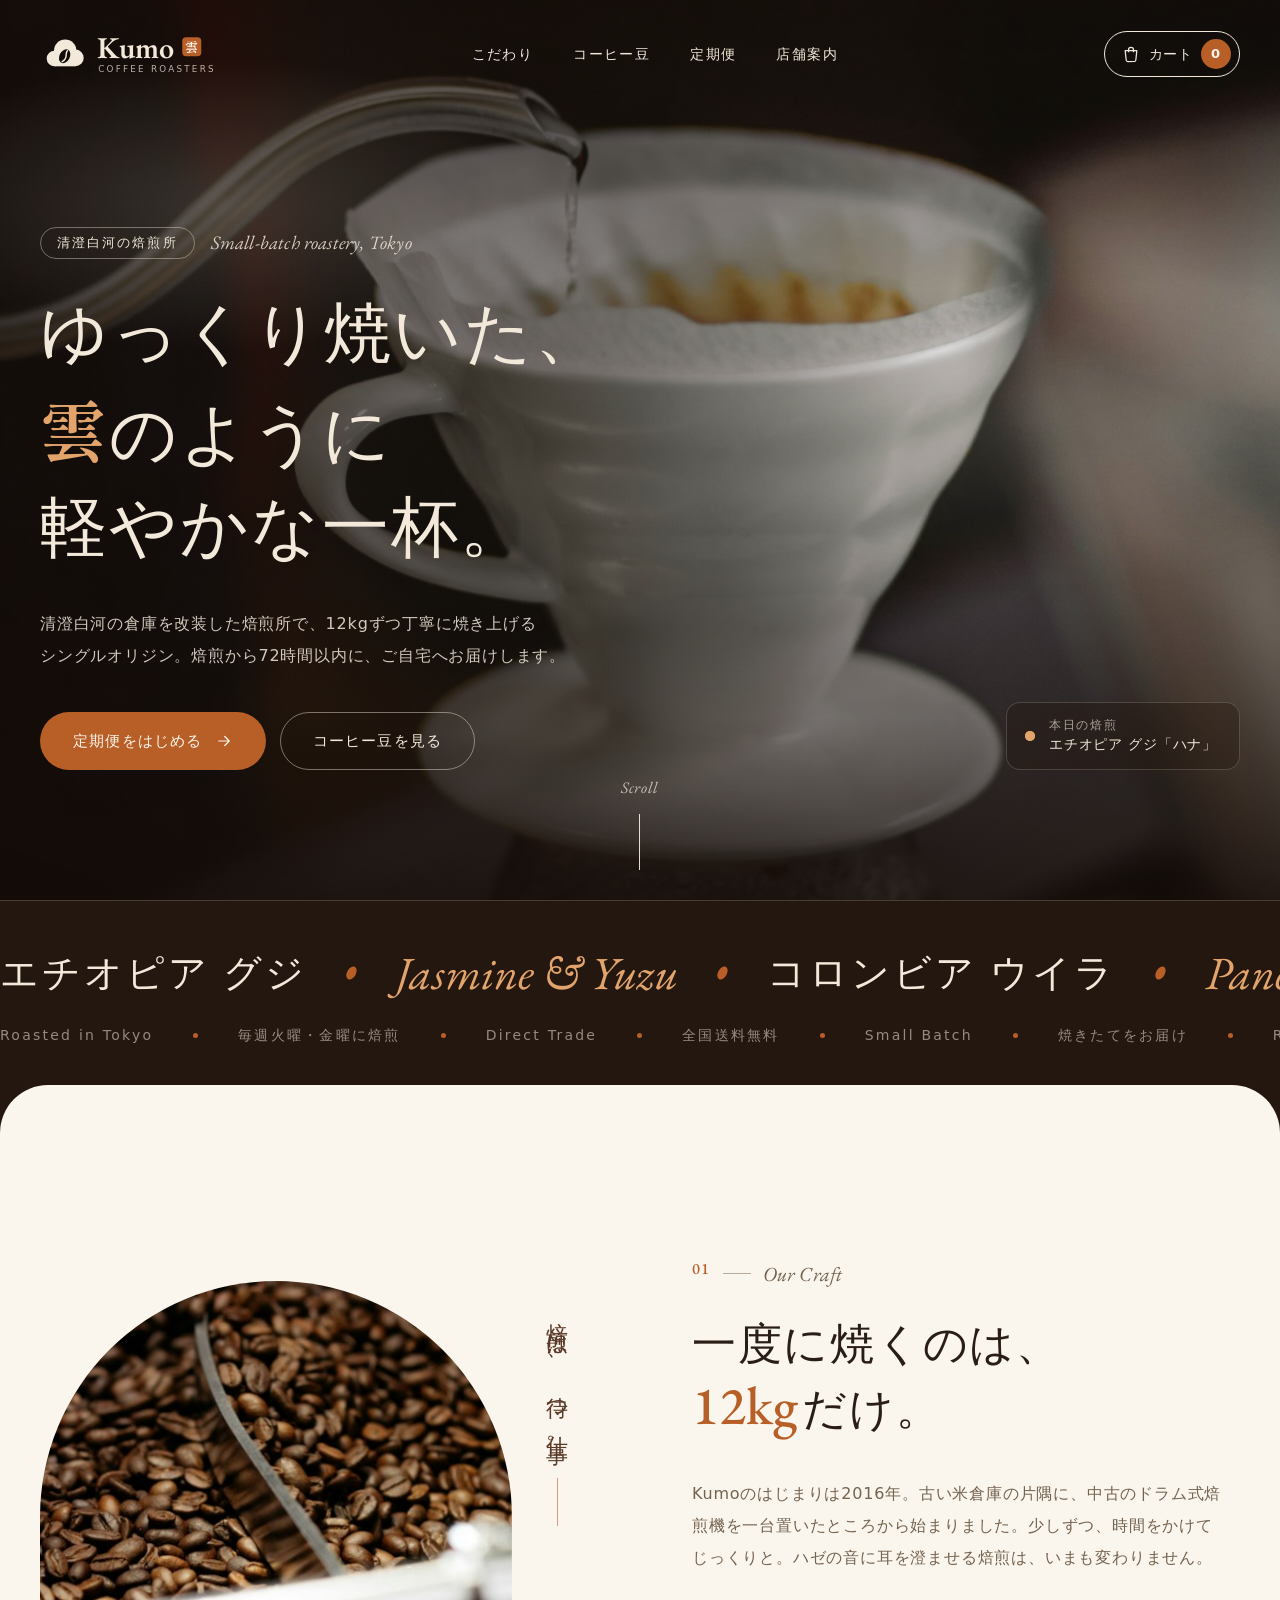
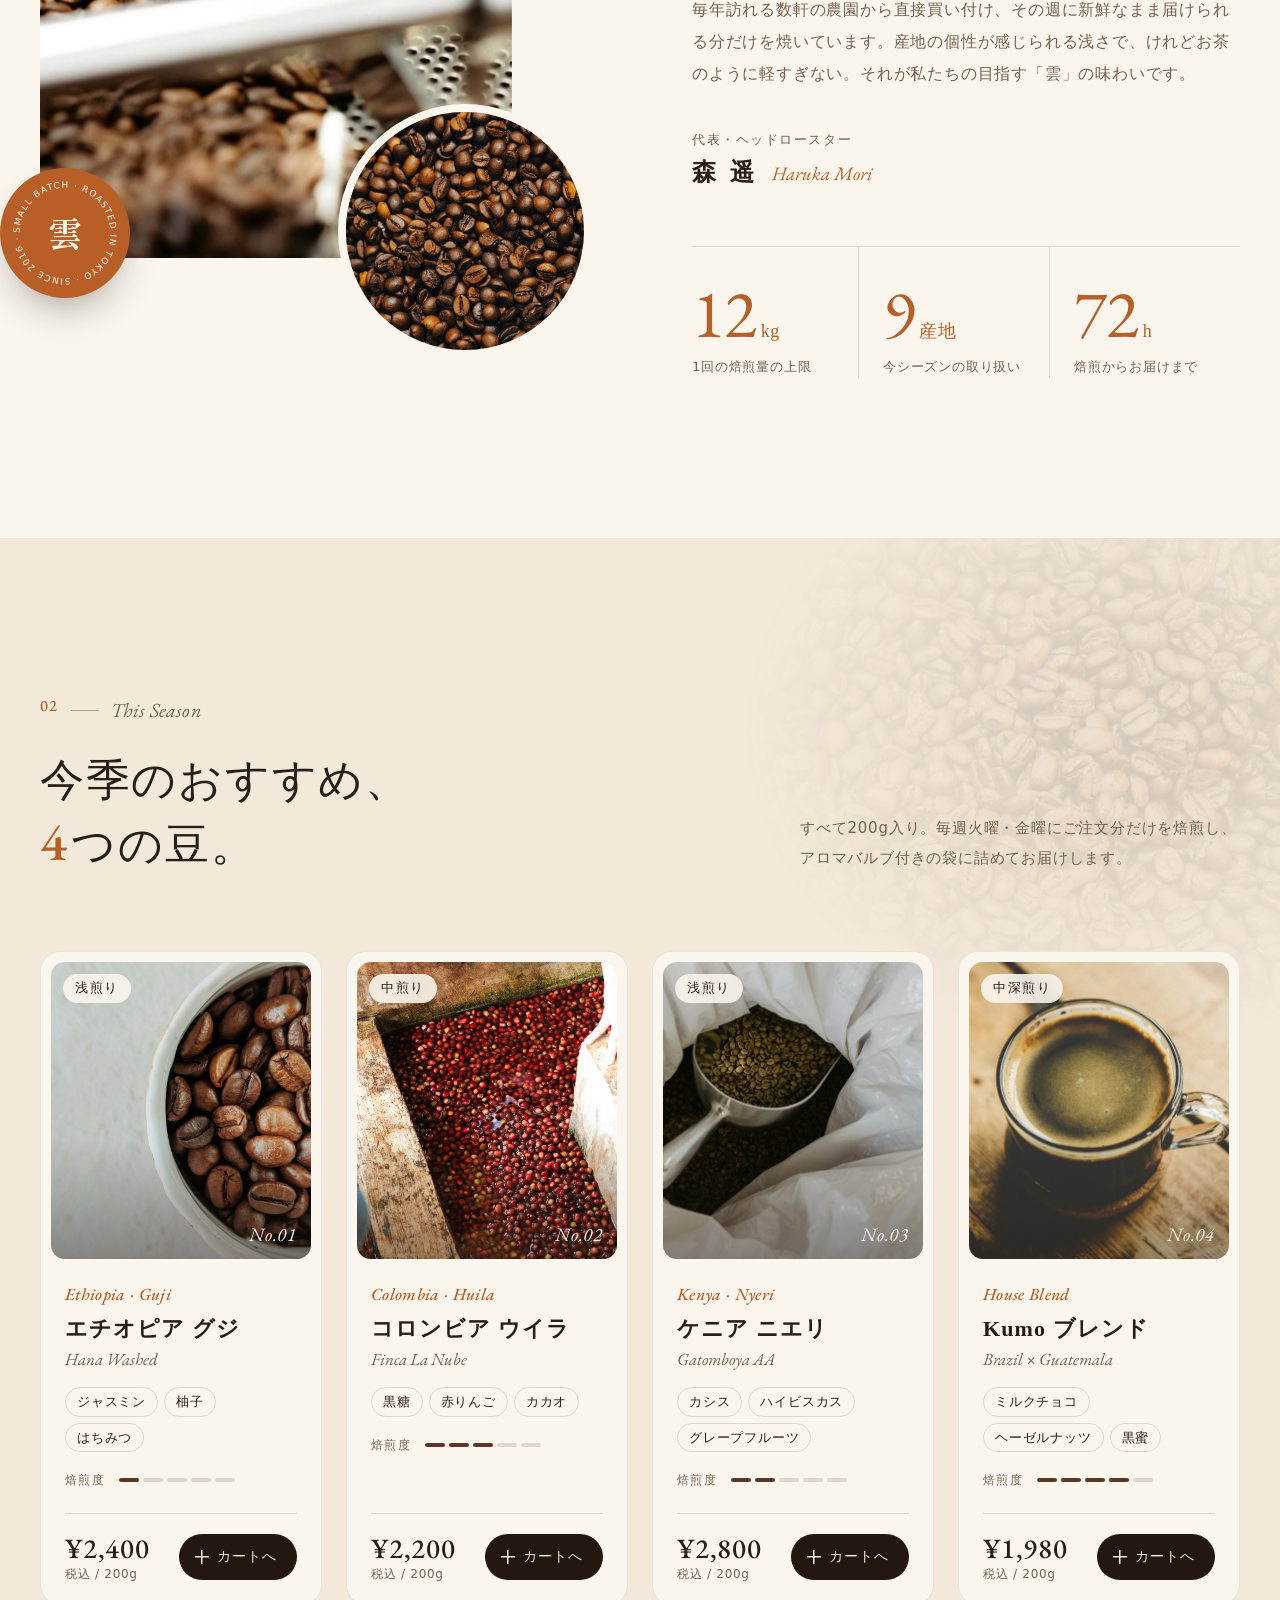
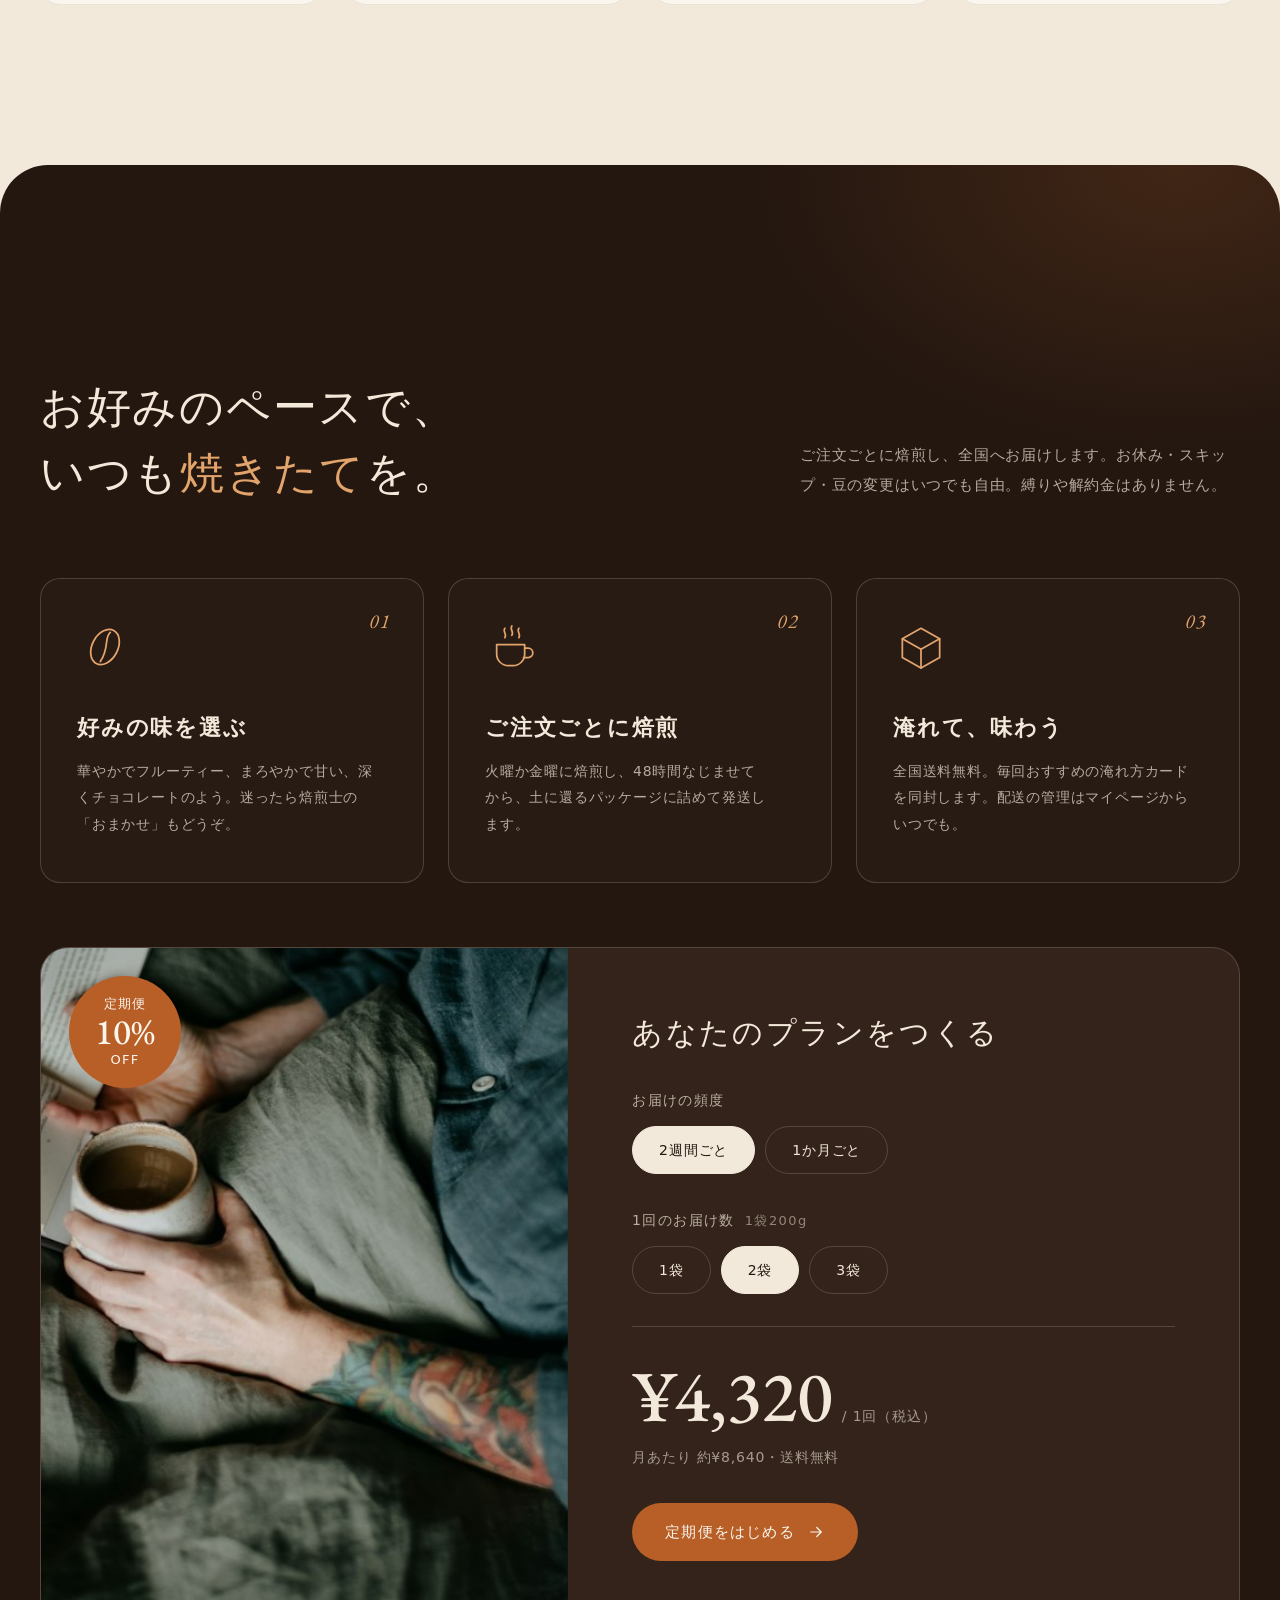
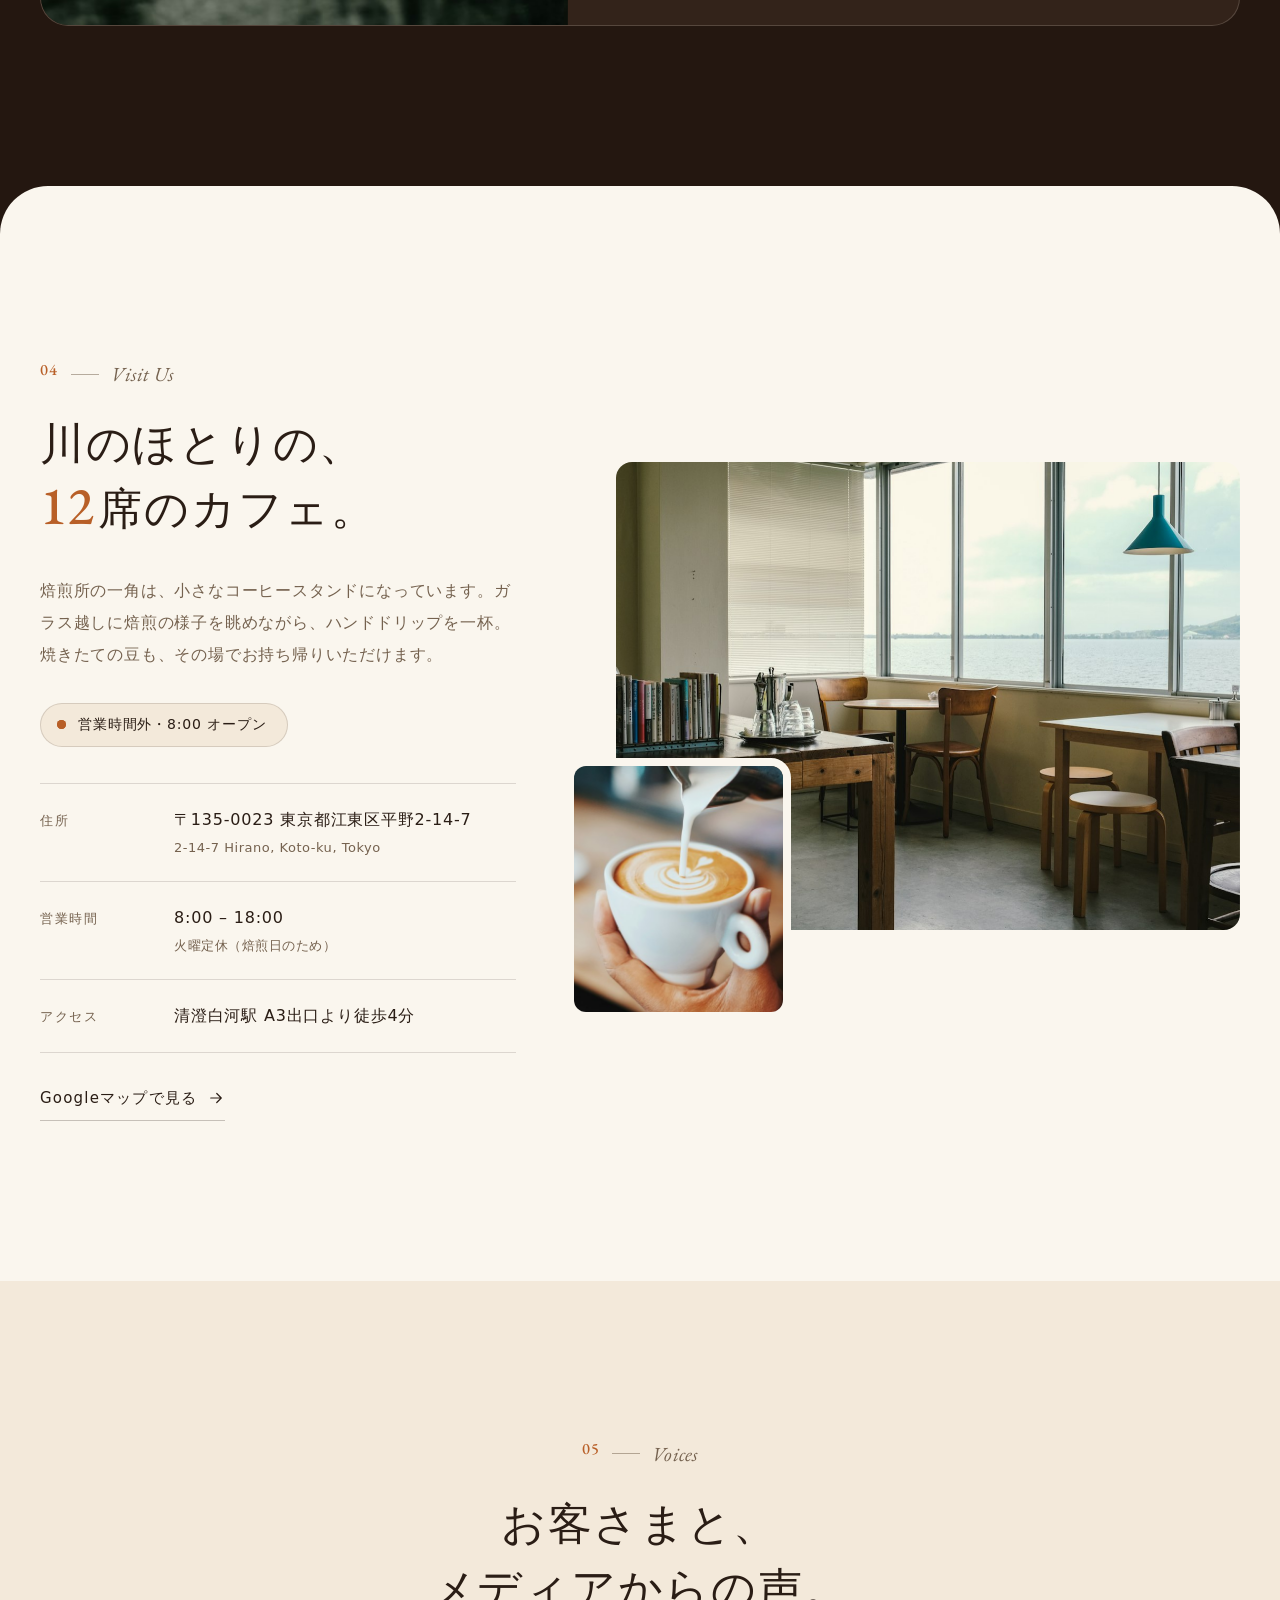
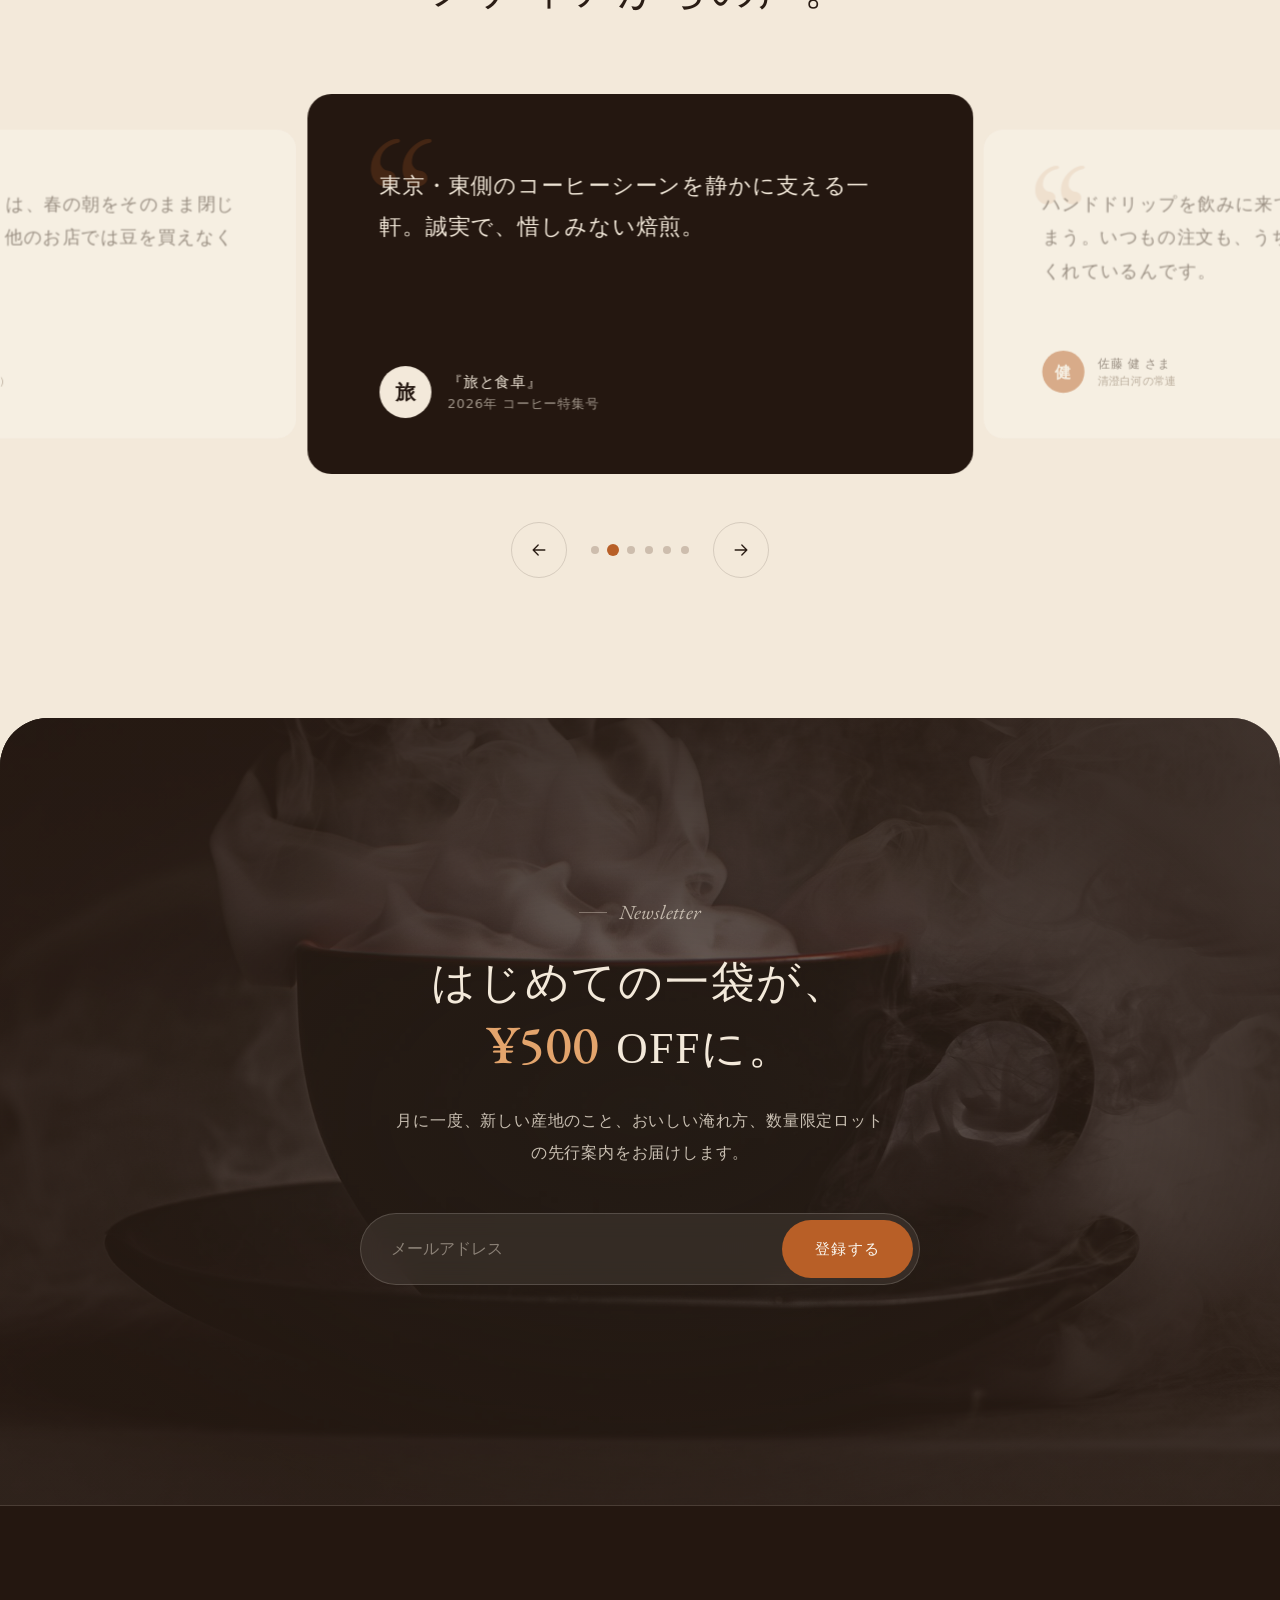
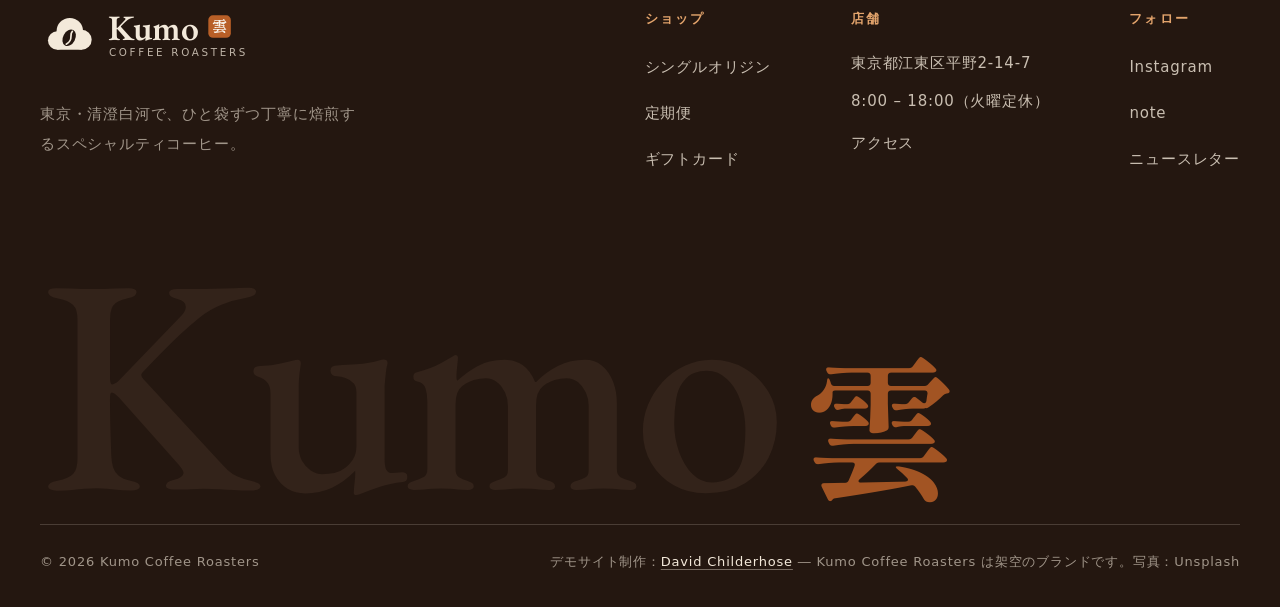
<file: demos/kumo-coffee/index.html>
<!DOCTYPE html>
<html lang="ja">
<head>
    <meta charset="UTF-8">
    <meta name="viewport" content="width=device-width, initial-scale=1">
    <title>Kumo Coffee Roasters｜清澄白河のスペシャルティコーヒー焙煎所</title>
    <meta name="description" content="東京・清澄白河の小さな焙煎所、Kumo Coffee Roasters。シングルオリジンのコーヒー豆を少量ずつ焙煎し、焼きたてを全国へお届けします。コーヒー豆の通販、定期便、カフェのご案内。">
    <meta name="theme-color" content="#241710">
    <link rel="icon" type="image/svg+xml" href="data:image/svg+xml,%3Csvg xmlns='http://www.w3.org/2000/svg' viewBox='0 0 44 44'%3E%3Crect width='44' height='44' rx='11' fill='%23241710'/%3E%3Cg fill='%23f3e9da'%3E%3Ccircle cx='13' cy='26' r='7'/%3E%3Ccircle cx='22.5' cy='19' r='10'/%3E%3Ccircle cx='31.5' cy='25.5' r='7.5'/%3E%3Crect x='13' y='24' width='18.5' height='9'/%3E%3C/g%3E%3Cellipse cx='22' cy='24' rx='4.6' ry='6.6' transform='rotate(28 22 24)' fill='%23c46a2f'/%3E%3C/svg%3E">
    <link rel="preconnect" href="https://fonts.googleapis.com">
    <link rel="preconnect" href="https://fonts.gstatic.com" crossorigin>
    <link href="https://fonts.googleapis.com/css2?family=EB+Garamond:ital,wght@0,400;0,500;0,600;1,400;1,500&family=Shippori+Mincho+B1:wght@500;600;700;800&family=Zen+Kaku+Gothic+New:wght@400;500;700&display=swap" rel="stylesheet">
    <link rel="stylesheet" href="https://cdn.jsdelivr.net/npm/swiper@11.1.4/swiper-bundle.min.css">
    <link rel="stylesheet" href="css/style.css">
    <script>document.documentElement.classList.add("js");</script>
</head>
<body id="top">
    <div class="scroll-progress" aria-hidden="true"><span class="scroll-progress-bar"></span></div>

    <header class="site-header" id="site-header">
        <div class="header-inner container">
            <a class="logo" href="#top" aria-label="Kumo Coffee Roasters（ページ上部へ）">
                <svg class="logo-svg" viewBox="0 0 166 44" aria-hidden="true">
                    <defs>
                        <mask id="mark-cut-header" maskUnits="userSpaceOnUse" x="0" y="0" width="44" height="44">
                            <rect width="44" height="44" fill="#fff"/>
                            <ellipse cx="22" cy="24" rx="4.6" ry="6.6" transform="rotate(28 22 24)" fill="#000"/>
                            <path d="M24.4 19.2c-2.6 2.4 1.4 6.4-4.6 9.6" fill="none" stroke="#fff" stroke-width="1.3" stroke-linecap="round"/>
                        </mask>
                    </defs>
                    <g class="logo-mark" mask="url(#mark-cut-header)">
                        <circle cx="13" cy="26" r="7"/>
                        <circle cx="22.5" cy="19" r="10"/>
                        <circle cx="31.5" cy="25.5" r="7.5"/>
                        <rect x="13" y="24" width="18.5" height="9"/>
                    </g>
                    <text class="logo-word" x="51" y="26">Kumo</text>
                    <text class="logo-sub" x="52" y="38">COFFEE ROASTERS</text>
                    <g class="logo-seal">
                        <rect x="127" y="7" width="17" height="17" rx="3.5"/>
                        <text x="135.5" y="19.8" text-anchor="middle">雲</text>
                    </g>
                </svg>
            </a>

            <nav class="global-nav" aria-label="メインメニュー">
                <ul class="nav-list">
                    <li class="nav-item"><a href="#story">こだわり</a></li>
                    <li class="nav-item"><a href="#beans">コーヒー豆</a></li>
                    <li class="nav-item"><a href="#subscribe">定期便</a></li>
                    <li class="nav-item"><a href="#visit">店舗案内</a></li>
                </ul>
            </nav>

            <div class="header-actions">
                <a class="cart-button" href="#beans" aria-label="カート（0点）">
                    <svg class="cart-icon" viewBox="0 0 24 24" aria-hidden="true">
                        <path d="M5 8h14l-1.2 11.2a2 2 0 0 1-2 1.8H8.2a2 2 0 0 1-2-1.8z"/>
                        <path d="M9 10V7a3 3 0 0 1 6 0v3"/>
                    </svg>
                    <span class="cart-label">カート</span>
                    <span class="cart-count">0</span>
                </a>
                <button class="menu-toggle" type="button" aria-expanded="false" aria-controls="mobile-menu" aria-label="メニューを開く">
                    <span class="menu-line"></span>
                    <span class="menu-line"></span>
                </button>
            </div>
        </div>
    </header>

    <nav class="mobile-menu" id="mobile-menu" aria-label="スマートフォン用メニュー" aria-hidden="true">
        <div class="mobile-menu-inner">
            <p class="mobile-menu-kicker">Menu</p>
            <ul class="mobile-menu-list">
                <li class="mobile-menu-item"><a href="#story"><span class="mobile-menu-num">01</span>こだわり<span class="mobile-menu-en">Our Craft</span></a></li>
                <li class="mobile-menu-item"><a href="#beans"><span class="mobile-menu-num">02</span>コーヒー豆<span class="mobile-menu-en">Beans</span></a></li>
                <li class="mobile-menu-item"><a href="#subscribe"><span class="mobile-menu-num">03</span>定期便<span class="mobile-menu-en">Subscription</span></a></li>
                <li class="mobile-menu-item"><a href="#visit"><span class="mobile-menu-num">04</span>店舗案内<span class="mobile-menu-en">Visit</span></a></li>
            </ul>
            <div class="mobile-menu-foot">
                <p>東京都江東区平野2-14-7</p>
                <p>8:00 – 18:00（火曜定休）</p>
            </div>
        </div>
    </nav>

    <main>
        <!-- Hero -->
        <section class="hero" id="hero">
            <div class="hero-media" data-hero-parallax>
                <img class="hero-image" src="img/hero-pourover.jpg" width="2000" height="3000" alt="細口のケトルで、ハンドドリップのコーヒーを淹れている様子" fetchpriority="high">
            </div>
            <div class="hero-overlay" aria-hidden="true"></div>

            <div class="hero-clouds" aria-hidden="true">
                <span class="hero-cloud hero-cloud-1"></span>
                <span class="hero-cloud hero-cloud-2"></span>
                <span class="hero-cloud hero-cloud-3"></span>
            </div>

            <div class="hero-steam" aria-hidden="true">
                <svg viewBox="0 0 120 260" preserveAspectRatio="xMidYMax meet">
                    <path class="steam-path steam-path-1" d="M40 250c-18-30 18-52 0-84s18-52 0-84 14-46 0-72"/>
                    <path class="steam-path steam-path-2" d="M62 250c-16-28 16-50 0-80s16-50 0-80 12-44 0-70"/>
                    <path class="steam-path steam-path-3" d="M84 250c-18-30 18-52 0-84s18-52 0-84 14-46 0-72"/>
                </svg>
            </div>

            <div class="hero-content container">
                <p class="hero-kicker">
                    <span class="hero-kicker-pill">清澄白河の焙煎所</span>
                    <span class="hero-kicker-en">Small-batch roastery, Tokyo</span>
                </p>
                <h1 class="hero-title">
                    <span class="hero-line"><span class="hero-line-inner">ゆっくり焼いた、</span></span>
                    <span class="hero-line"><span class="hero-line-inner"><em>雲</em>のように</span></span>
                    <span class="hero-line"><span class="hero-line-inner">軽やかな一杯。</span></span>
                </h1>
                <p class="hero-lead">清澄白河の倉庫を<wbr>改装した<wbr>焙煎所で、<wbr>12kgずつ<wbr>丁寧に<wbr>焼き上げる<wbr>シングルオリジン。<wbr>焙煎から<wbr>72時間以内に、<wbr>ご自宅へ<wbr>お届けします。</p>
                <div class="hero-actions">
                    <a class="button button-primary magnetic" href="#subscribe">
                        <span class="button-label">定期便をはじめる</span>
                        <svg class="button-arrow" viewBox="0 0 24 24" aria-hidden="true"><path d="M5 12h14M13 6l6 6-6 6"/></svg>
                    </a>
                    <a class="button button-ghost magnetic" href="#beans">
                        <span class="button-label">コーヒー豆を見る</span>
                    </a>
                </div>
            </div>

            <div class="hero-roasting">
                <span class="roasting-dot" aria-hidden="true"></span>
                <p class="roasting-text"><span class="roasting-label">本日の焙煎</span>エチオピア グジ「ハナ」</p>
            </div>

            <a class="hero-scroll" href="#marquee" aria-label="コンテンツへスクロール">
                <span class="hero-scroll-text">Scroll</span>
                <span class="hero-scroll-line" aria-hidden="true"></span>
            </a>
        </section>

        <!-- Marquee -->
        <section class="marquee" id="marquee" aria-label="産地とフレーバー">
            <div class="marquee-row marquee-row-main">
                <div class="marquee-track">
                    <ul class="marquee-list">
                        <li>エチオピア グジ</li><li class="marquee-note">Jasmine &amp; Yuzu</li>
                        <li>コロンビア ウイラ</li><li class="marquee-note">Panela &amp; Red Apple</li>
                        <li>ケニア ニエリ</li><li class="marquee-note">Blackcurrant</li>
                        <li>グアテマラ ウエウエテナンゴ</li><li class="marquee-note">Cocoa Nib</li>
                    </ul>
                    <ul class="marquee-list" aria-hidden="true">
                        <li>エチオピア グジ</li><li class="marquee-note">Jasmine &amp; Yuzu</li>
                        <li>コロンビア ウイラ</li><li class="marquee-note">Panela &amp; Red Apple</li>
                        <li>ケニア ニエリ</li><li class="marquee-note">Blackcurrant</li>
                        <li>グアテマラ ウエウエテナンゴ</li><li class="marquee-note">Cocoa Nib</li>
                    </ul>
                </div>
            </div>
            <div class="marquee-row marquee-row-sub" aria-hidden="true">
                <div class="marquee-track">
                    <ul class="marquee-list">
                        <li>Roasted in Tokyo</li><li>毎週火曜・金曜に焙煎</li><li>Direct Trade</li><li>全国送料無料</li><li>Small Batch</li><li>焼きたてをお届け</li>
                    </ul>
                    <ul class="marquee-list">
                        <li>Roasted in Tokyo</li><li>毎週火曜・金曜に焙煎</li><li>Direct Trade</li><li>全国送料無料</li><li>Small Batch</li><li>焼きたてをお届け</li>
                    </ul>
                </div>
            </div>
        </section>

        <!-- Story -->
        <section class="story is-sheet" id="story">
            <div class="story-inner container">
                <div class="story-media">
                    <figure class="story-figure story-figure-main reveal-image" data-reveal>
                        <img src="img/story-roaster.jpg" width="1100" height="733" alt="焙煎機のなかで撹拌される、焼きたてのコーヒー豆" loading="lazy" data-parallax="0.08">
                    </figure>
                    <figure class="story-figure story-figure-sub reveal-image" data-reveal>
                        <img src="img/story-beans-dark.jpg" width="800" height="1200" alt="艶のある深煎りのコーヒー豆のアップ" loading="lazy" data-parallax="-0.06">
                    </figure>
                    <p class="story-vertical" aria-hidden="true">焙煎は、待つ仕事。</p>
                    <div class="story-badge" aria-hidden="true">
                        <svg class="story-badge-ring" viewBox="0 0 120 120">
                            <defs><path id="badge-circle" d="M60 60m-46 0a46 46 0 1 1 92 0a46 46 0 1 1-92 0"/></defs>
                            <text><textPath href="#badge-circle" textLength="286" lengthAdjust="spacing">SMALL BATCH · ROASTED IN TOKYO · SINCE 2016 ·</textPath></text>
                        </svg>
                        <span class="story-badge-center">雲</span>
                    </div>
                </div>

                <div class="story-text">
                    <p class="section-kicker" data-reveal><span class="kicker-num">01</span><span class="kicker-en">Our Craft</span></p>
                    <h2 class="section-title" data-reveal>一度に焼くのは、<br><em class="title-num">12kg</em>だけ。</h2>
                    <div class="story-body" data-reveal>
                        <p>Kumoのはじまりは2016年。古い米倉庫の片隅に、中古のドラム式焙煎機を一台置いたところから始まりました。少しずつ、時間をかけてじっくりと。ハゼの音に耳を澄ませる焙煎は、いまも変わりません。</p>
                        <p>毎年訪れる数軒の農園から直接買い付け、その週に新鮮なまま届けられる分だけを焼いています。産地の個性が感じられる浅さで、けれどお茶のように軽すぎない。それが私たちの目指す「雲」の味わいです。</p>
                    </div>
                    <p class="story-sign" data-reveal>森 遥<span class="story-sign-en">Haruka Mori</span><span class="story-sign-role">代表・ヘッドロースター</span></p>
                    <ul class="story-stats" data-stagger>
                        <li class="stat" data-reveal>
                            <span class="stat-value"><span class="stat-number" data-count="12">12</span><span class="stat-unit">kg</span></span>
                            <span class="stat-label">1回の焙煎量の上限</span>
                        </li>
                        <li class="stat" data-reveal>
                            <span class="stat-value"><span class="stat-number" data-count="9">9</span><span class="stat-unit">産地</span></span>
                            <span class="stat-label">今シーズンの取り扱い</span>
                        </li>
                        <li class="stat" data-reveal>
                            <span class="stat-value"><span class="stat-number" data-count="72">72</span><span class="stat-unit">h</span></span>
                            <span class="stat-label">焙煎からお届けまで</span>
                        </li>
                    </ul>
                </div>
            </div>
        </section>

        <!-- Beans -->
        <section class="beans" id="beans">
            <div class="container">
                <div class="section-head">
                    <div class="section-head-main">
                        <p class="section-kicker" data-reveal><span class="kicker-num">02</span><span class="kicker-en">This Season</span></p>
                        <h2 class="section-title" data-reveal>今季のおすすめ、<br><em class="title-num">4</em>つの豆。</h2>
                    </div>
                    <p class="section-lead" data-reveal>すべて200g入り。毎週火曜・金曜にご注文分だけを焙煎し、アロマバルブ付きの袋に詰めてお届けします。</p>
                </div>

                <div class="product-list" data-stagger>
                    <article class="product-card" data-reveal>
                        <div class="product-media">
                            <img src="img/bean-ethiopia.jpg" width="900" height="1200" alt="白い陶器の器に入ったコーヒー豆" loading="lazy">
                            <span class="product-tag">浅煎り</span>
                            <span class="product-index">No.01</span>
                        </div>
                        <div class="product-body">
                            <p class="product-origin">Ethiopia · Guji</p>
                            <h3 class="product-name">エチオピア グジ<span class="product-name-sub">Hana Washed</span></h3>
                            <ul class="product-notes">
                                <li>ジャスミン</li><li>柚子</li><li>はちみつ</li>
                            </ul>
                            <div class="roast-meter" aria-label="焙煎度 5段階中1">
                                <span class="roast-dot is-on"></span><span class="roast-dot"></span><span class="roast-dot"></span><span class="roast-dot"></span><span class="roast-dot"></span>
                            </div>
                            <div class="product-foot">
                                <p class="product-price">¥2,400<span class="product-size">税込 / 200g</span></p>
                                <button class="add-button" type="button" data-product="エチオピア グジ">
                                    <span class="add-icon" aria-hidden="true"></span>
                                    <span class="add-text"><span class="add-text-default">カートへ</span><span class="add-text-done">追加済み</span></span>
                                </button>
                            </div>
                        </div>
                    </article>

                    <article class="product-card" data-reveal>
                        <div class="product-media">
                            <img src="img/bean-colombia.jpg" width="900" height="1350" alt="水槽に浸された、赤く熟したコーヒーチェリー" loading="lazy">
                            <span class="product-tag">中煎り</span>
                            <span class="product-index">No.02</span>
                        </div>
                        <div class="product-body">
                            <p class="product-origin">Colombia · Huila</p>
                            <h3 class="product-name">コロンビア ウイラ<span class="product-name-sub">Finca La Nube</span></h3>
                            <ul class="product-notes">
                                <li>黒糖</li><li>赤りんご</li><li>カカオ</li>
                            </ul>
                            <div class="roast-meter" aria-label="焙煎度 5段階中3">
                                <span class="roast-dot is-on"></span><span class="roast-dot is-on"></span><span class="roast-dot is-on"></span><span class="roast-dot"></span><span class="roast-dot"></span>
                            </div>
                            <div class="product-foot">
                                <p class="product-price">¥2,200<span class="product-size">税込 / 200g</span></p>
                                <button class="add-button" type="button" data-product="コロンビア ウイラ">
                                    <span class="add-icon" aria-hidden="true"></span>
                                    <span class="add-text"><span class="add-text-default">カートへ</span><span class="add-text-done">追加済み</span></span>
                                </button>
                            </div>
                        </div>
                    </article>

                    <article class="product-card" data-reveal>
                        <div class="product-media">
                            <img src="img/bean-kenya.jpg" width="900" height="600" alt="ステンレスのスコップと、袋いっぱいの生豆" loading="lazy">
                            <span class="product-tag">浅煎り</span>
                            <span class="product-index">No.03</span>
                        </div>
                        <div class="product-body">
                            <p class="product-origin">Kenya · Nyeri</p>
                            <h3 class="product-name">ケニア ニエリ<span class="product-name-sub">Gatomboya AA</span></h3>
                            <ul class="product-notes">
                                <li>カシス</li><li>ハイビスカス</li><li>グレープフルーツ</li>
                            </ul>
                            <div class="roast-meter" aria-label="焙煎度 5段階中2">
                                <span class="roast-dot is-on"></span><span class="roast-dot is-on"></span><span class="roast-dot"></span><span class="roast-dot"></span><span class="roast-dot"></span>
                            </div>
                            <div class="product-foot">
                                <p class="product-price">¥2,800<span class="product-size">税込 / 200g</span></p>
                                <button class="add-button" type="button" data-product="ケニア ニエリ">
                                    <span class="add-icon" aria-hidden="true"></span>
                                    <span class="add-text"><span class="add-text-default">カートへ</span><span class="add-text-done">追加済み</span></span>
                                </button>
                            </div>
                        </div>
                    </article>

                    <article class="product-card" data-reveal>
                        <div class="product-media">
                            <img src="img/bean-house-blend.jpg" width="900" height="600" alt="木のテーブルに置かれた、ガラスのカップのコーヒー" loading="lazy">
                            <span class="product-tag">中深煎り</span>
                            <span class="product-index">No.04</span>
                        </div>
                        <div class="product-body">
                            <p class="product-origin">House Blend</p>
                            <h3 class="product-name">Kumo ブレンド<span class="product-name-sub">Brazil × Guatemala</span></h3>
                            <ul class="product-notes">
                                <li>ミルクチョコ</li><li>ヘーゼルナッツ</li><li>黒蜜</li>
                            </ul>
                            <div class="roast-meter" aria-label="焙煎度 5段階中4">
                                <span class="roast-dot is-on"></span><span class="roast-dot is-on"></span><span class="roast-dot is-on"></span><span class="roast-dot is-on"></span><span class="roast-dot"></span>
                            </div>
                            <div class="product-foot">
                                <p class="product-price">¥1,980<span class="product-size">税込 / 200g</span></p>
                                <button class="add-button" type="button" data-product="Kumo ブレンド">
                                    <span class="add-icon" aria-hidden="true"></span>
                                    <span class="add-text"><span class="add-text-default">カートへ</span><span class="add-text-done">追加済み</span></span>
                                </button>
                            </div>
                        </div>
                    </article>
                </div>
                <div class="product-progress" aria-hidden="true">
                    <span class="product-progress-track"><span class="product-progress-bar" data-product-progress></span></span>
                    <span class="product-progress-text">横にスワイプ</span>
                </div>
            </div>
        </section>

        <!-- Subscription -->
        <section class="subscribe is-sheet" id="subscribe">
            <div class="container">
                <div class="section-head">
                    <div class="section-head-main">
                        <p class="section-kicker" data-reveal><span class="kicker-num">03</span><span class="kicker-en">Subscription</span></p>
                        <h2 class="section-title" data-reveal>お好みのペースで、<br>いつも<em>焼きたて</em>を。</h2>
                    </div>
                    <p class="section-lead" data-reveal>ご注文ごとに焙煎し、全国へお届けします。お休み・スキップ・豆の変更はいつでも自由。縛りや解約金はありません。</p>
                </div>

                <ol class="step-list" data-stagger>
                    <li class="step" data-reveal>
                        <span class="step-number">01</span>
                        <svg class="step-icon" viewBox="0 0 48 48" aria-hidden="true">
                            <ellipse cx="24" cy="24" rx="11" ry="16" transform="rotate(28 24 24)"/>
                            <path d="M28.5 11.5c-5.5 5-0.5 13-8.5 25"/>
                        </svg>
                        <h3 class="step-title">好みの味を選ぶ</h3>
                        <p class="step-text">華やかでフルーティー、まろやかで甘い、深くチョコレートのよう。迷ったら焙煎士の「おまかせ」もどうぞ。</p>
                    </li>
                    <li class="step" data-reveal>
                        <span class="step-number">02</span>
                        <svg class="step-icon" viewBox="0 0 48 48" aria-hidden="true">
                            <path d="M10 22h24v8a10 10 0 0 1-10 10h-4a10 10 0 0 1-10-10z"/>
                            <path d="M34 25h3a4 4 0 0 1 0 8h-4"/>
                            <path d="M17 8c-2 3 2 5 0 8M23 6c-2 3 2 5 0 8M29 8c-2 3 2 5 0 8"/>
                        </svg>
                        <h3 class="step-title">ご注文ごとに焙煎</h3>
                        <p class="step-text">火曜か金曜に焙煎し、48時間なじませてから、土に還るパッケージに詰めて発送します。</p>
                    </li>
                    <li class="step" data-reveal>
                        <span class="step-number">03</span>
                        <svg class="step-icon" viewBox="0 0 48 48" aria-hidden="true">
                            <path d="M8 17l16-9 16 9v16l-16 9-16-9z"/>
                            <path d="M8 17l16 9 16-9M24 26v16"/>
                        </svg>
                        <h3 class="step-title">淹れて、味わう</h3>
                        <p class="step-text">全国送料無料。毎回おすすめの淹れ方カードを同封します。配送の管理はマイページからいつでも。</p>
                    </li>
                </ol>

                <div class="plan" data-reveal>
                    <figure class="plan-media">
                        <img src="img/subscribe-home.jpg" width="1100" height="733" alt="リネンのベッドで、本を片手にコーヒーを楽しむひととき" loading="lazy" data-parallax="0.06">
                        <span class="plan-badge">定期便<strong>10%</strong>OFF</span>
                    </figure>
                    <div class="plan-body">
                        <h3 class="plan-title">あなたのプランをつくる</h3>
                        <div class="plan-group">
                            <p class="plan-label">お届けの頻度</p>
                            <div class="chip-group" data-plan="frequency">
                                <button class="chip is-active" type="button" data-value="2" aria-pressed="true">2週間ごと</button>
                                <button class="chip" type="button" data-value="1" aria-pressed="false">1か月ごと</button>
                            </div>
                        </div>
                        <div class="plan-group">
                            <p class="plan-label">1回のお届け数<span class="plan-label-sub">1袋200g</span></p>
                            <div class="chip-group" data-plan="bags">
                                <button class="chip" type="button" data-value="1" aria-pressed="false">1袋</button>
                                <button class="chip is-active" type="button" data-value="2" aria-pressed="true">2袋</button>
                                <button class="chip" type="button" data-value="3" aria-pressed="false">3袋</button>
                            </div>
                        </div>
                        <div class="plan-total">
                            <p class="plan-price">¥<span class="plan-price-number" data-plan-price>4,320</span><span class="plan-price-unit">/ 1回（税込）</span></p>
                            <p class="plan-note">月あたり 約¥<span data-plan-month>8,640</span>・送料無料</p>
                        </div>
                        <a class="button button-primary magnetic" href="#newsletter">
                            <span class="button-label">定期便をはじめる</span>
                            <svg class="button-arrow" viewBox="0 0 24 24" aria-hidden="true"><path d="M5 12h14M13 6l6 6-6 6"/></svg>
                        </a>
                    </div>
                </div>
            </div>
        </section>

        <!-- Visit -->
        <section class="visit is-sheet" id="visit">
            <div class="visit-inner container">
                <div class="visit-media">
                    <figure class="visit-figure visit-figure-main reveal-image" data-reveal>
                        <img src="img/visit-cafe.jpg" width="1600" height="1067" alt="水辺を望む大きな窓と、木のテーブルが並ぶ静かなカフェ" loading="lazy" data-parallax="0.08">
                    </figure>
                    <figure class="visit-figure visit-figure-sub reveal-image" data-reveal>
                        <img src="img/visit-latte.jpg" width="900" height="504" alt="カップにラテアートを注いでいる手元" loading="lazy">
                    </figure>
                </div>
                <div class="visit-text">
                    <p class="section-kicker" data-reveal><span class="kicker-num">04</span><span class="kicker-en">Visit Us</span></p>
                    <h2 class="section-title" data-reveal>川のほとりの、<br><em class="title-num">12</em>席のカフェ。</h2>
                    <p class="visit-lead" data-reveal>焙煎所の一角は、小さなコーヒースタンドになっています。ガラス越しに焙煎の様子を眺めながら、ハンドドリップを一杯。焼きたての豆も、その場でお持ち帰りいただけます。</p>
                    <p class="open-status" data-open-status data-reveal><span class="open-status-dot" aria-hidden="true"></span><span class="open-status-text">火曜定休・8:00 – 18:00</span></p>
                    <dl class="visit-info" data-stagger>
                        <div class="visit-info-row" data-reveal>
                            <dt>住所</dt>
                            <dd>〒135-0023 東京都江東区平野2-14-7<span class="visit-info-sub">2-14-7 Hirano, Koto-ku, Tokyo</span></dd>
                        </div>
                        <div class="visit-info-row" data-reveal>
                            <dt>営業時間</dt>
                            <dd>8:00 – 18:00<span class="visit-info-sub">火曜定休（焙煎日のため）</span></dd>
                        </div>
                        <div class="visit-info-row" data-reveal>
                            <dt>アクセス</dt>
                            <dd>清澄白河駅 A3出口より徒歩4分</dd>
                        </div>
                    </dl>
                    <a class="text-link" href="#visit" data-reveal>Googleマップで見る<svg viewBox="0 0 24 24" aria-hidden="true"><path d="M5 12h14M13 6l6 6-6 6"/></svg></a>
                </div>
            </div>
        </section>

        <!-- Voices -->
        <section class="voices" id="voices">
            <div class="container">
                <div class="section-head section-head-center">
                    <div class="section-head-main">
                        <p class="section-kicker" data-reveal><span class="kicker-num">05</span><span class="kicker-en">Voices</span></p>
                        <h2 class="section-title" data-reveal>お客さまと、<br>メディアからの声。</h2>
                    </div>
                </div>
            </div>
            <div class="voices-slider" data-reveal>
                <div class="swiper voices-swiper">
                    <div class="swiper-wrapper">
                        <div class="swiper-slide voice-slide">
                            <blockquote class="voice-card">
                                <p class="voice-quote">エチオピアの「ハナ」は、春の朝をそのまま閉じ込めたような味。もう他のお店では豆を買えなくなりました。</p>
                                <p class="voice-author"><span class="voice-avatar" aria-hidden="true">由</span><span class="voice-name">田中 由紀 さま<span class="voice-meta">定期便ご利用（2021年〜）</span></span></p>
                            </blockquote>
                        </div>
                        <div class="swiper-slide voice-slide">
                            <blockquote class="voice-card voice-card-press">
                                <p class="voice-quote">東京・東側のコーヒーシーンを静かに支える一軒。誠実で、惜しみない焙煎。</p>
                                <p class="voice-author"><span class="voice-avatar" aria-hidden="true">旅</span><span class="voice-name">『旅と食卓』<span class="voice-meta">2026年 コーヒー特集号</span></span></p>
                            </blockquote>
                        </div>
                        <div class="swiper-slide voice-slide">
                            <blockquote class="voice-card">
                                <p class="voice-quote">ハンドドリップを飲みに来て、つい話し込んでしまう。いつもの注文も、うちの犬の名前も覚えてくれているんです。</p>
                                <p class="voice-author"><span class="voice-avatar" aria-hidden="true">健</span><span class="voice-name">佐藤 健 さま<span class="voice-meta">清澄白河の常連</span></span></p>
                            </blockquote>
                        </div>
                        <div class="swiper-slide voice-slide">
                            <blockquote class="voice-card">
                                <p class="voice-quote">定期便は今年いちばんの正解でした。2週間ごとに届く豆は、いつ開けても香りが立っています。</p>
                                <p class="voice-author"><span class="voice-avatar" aria-hidden="true">恵</span><span class="voice-name">林 恵美 さま<span class="voice-meta">定期便ご利用・大阪府</span></span></p>
                            </blockquote>
                        </div>
                        <div class="swiper-slide voice-slide">
                            <blockquote class="voice-card voice-card-press">
                                <p class="voice-quote">ケニアは、まるでカップの中のフルーツバスケット。クリーンで明るく、何杯でも飲みたくなる。</p>
                                <p class="voice-author"><span class="voice-avatar" aria-hidden="true">E</span><span class="voice-name">East Side Coffee Guide<span class="voice-meta">編集部おすすめ</span></span></p>
                            </blockquote>
                        </div>
                        <div class="swiper-slide voice-slide">
                            <blockquote class="voice-card">
                                <p class="voice-quote">焙煎日、淹れ方のメモ、手書きのカード。箱を開けるたび、友人から手紙が届いたような気持ちになります。</p>
                                <p class="voice-author"><span class="voice-avatar" aria-hidden="true">空</span><span class="voice-name">三宅 空 さま<span class="voice-meta">定期便ご利用・北海道</span></span></p>
                            </blockquote>
                        </div>
                    </div>
                </div>
                <div class="voices-controls container">
                    <button class="voices-arrow voices-prev" type="button" aria-label="前の声へ"><svg viewBox="0 0 24 24" aria-hidden="true"><path d="M19 12H5M11 6l-6 6 6 6"/></svg></button>
                    <div class="voices-pagination"></div>
                    <button class="voices-arrow voices-next" type="button" aria-label="次の声へ"><svg viewBox="0 0 24 24" aria-hidden="true"><path d="M5 12h14M13 6l6 6-6 6"/></svg></button>
                </div>
            </div>
        </section>

        <!-- Newsletter -->
        <section class="newsletter is-sheet" id="newsletter">
            <div class="newsletter-media" aria-hidden="true">
                <img src="img/newsletter-steam.jpg" width="2000" height="1333" alt="" loading="lazy" data-parallax="0.12">
            </div>
            <div class="newsletter-inner container">
                <p class="section-kicker" data-reveal><span class="kicker-en">Newsletter</span></p>
                <h2 class="section-title" data-reveal>はじめての一袋が、<br><em class="title-num">¥500</em> OFFに。</h2>
                <p class="newsletter-lead" data-reveal>月に一度、新しい産地のこと、おいしい淹れ方、数量限定ロットの先行案内をお届けします。</p>
                <form class="newsletter-form" data-newsletter data-reveal novalidate>
                    <label class="visually-hidden" for="newsletter-email">メールアドレス</label>
                    <input class="newsletter-input" id="newsletter-email" type="email" name="email" placeholder="メールアドレス" autocomplete="email" required>
                    <button class="button button-primary magnetic" type="submit"><span class="button-label">登録する</span></button>
                </form>
                <p class="newsletter-message" data-newsletter-message aria-live="polite"></p>
            </div>
        </section>
    </main>

    <footer class="site-footer">
        <div class="container">
            <div class="footer-top">
                <div class="footer-brand">
                    <a class="logo footer-logo" href="#top" aria-label="Kumo Coffee Roasters（ページ上部へ）">
                        <svg class="logo-svg" viewBox="0 0 166 44" aria-hidden="true">
                            <defs>
                                <mask id="mark-cut-footer" maskUnits="userSpaceOnUse" x="0" y="0" width="44" height="44">
                                    <rect width="44" height="44" fill="#fff"/>
                                    <ellipse cx="22" cy="24" rx="4.6" ry="6.6" transform="rotate(28 22 24)" fill="#000"/>
                                    <path d="M24.4 19.2c-2.6 2.4 1.4 6.4-4.6 9.6" fill="none" stroke="#fff" stroke-width="1.3" stroke-linecap="round"/>
                                </mask>
                            </defs>
                            <g class="logo-mark" mask="url(#mark-cut-footer)">
                                <circle cx="13" cy="26" r="7"/>
                                <circle cx="22.5" cy="19" r="10"/>
                                <circle cx="31.5" cy="25.5" r="7.5"/>
                                <rect x="13" y="24" width="18.5" height="9"/>
                            </g>
                            <text class="logo-word" x="51" y="26">Kumo</text>
                            <text class="logo-sub" x="52" y="38">COFFEE ROASTERS</text>
                            <g class="logo-seal">
                                <rect x="127" y="7" width="17" height="17" rx="3.5"/>
                                <text x="135.5" y="19.8" text-anchor="middle">雲</text>
                            </g>
                        </svg>
                    </a>
                    <p class="footer-tagline">東京・清澄白河で、ひと袋ずつ丁寧に焙煎するスペシャルティコーヒー。</p>
                </div>
                <div class="footer-columns">
                    <div class="footer-column">
                        <p class="footer-heading">ショップ</p>
                        <ul class="footer-list">
                            <li><a href="#beans">シングルオリジン</a></li>
                            <li><a href="#subscribe">定期便</a></li>
                            <li><a href="#beans">ギフトカード</a></li>
                        </ul>
                    </div>
                    <div class="footer-column">
                        <p class="footer-heading">店舗</p>
                        <ul class="footer-list">
                            <li>東京都江東区平野2-14-7</li>
                            <li>8:00 – 18:00（火曜定休）</li>
                            <li><a href="#visit">アクセス</a></li>
                        </ul>
                    </div>
                    <div class="footer-column">
                        <p class="footer-heading">フォロー</p>
                        <ul class="footer-list">
                            <li><a href="#top">Instagram</a></li>
                            <li><a href="#top">note</a></li>
                            <li><a href="#newsletter">ニュースレター</a></li>
                        </ul>
                    </div>
                </div>
            </div>
            <p class="footer-giant" aria-hidden="true">Kumo<span class="footer-giant-jp">雲</span></p>
            <div class="footer-bottom">
                <p class="footer-copy">© <span data-year>2026</span> Kumo Coffee Roasters</p>
                <p class="footer-credit">デモサイト制作：<a href="../../index.html">David Childerhose</a> ― Kumo Coffee Roasters は架空のブランドです。写真：Unsplash</p>
            </div>
        </div>
    </footer>

    <div class="toast" role="status" aria-live="polite"><span class="toast-icon" aria-hidden="true"></span><span class="toast-text"></span></div>

    <script src="https://cdn.jsdelivr.net/npm/swiper@11.1.4/swiper-bundle.min.js"></script>
    <script src="js/main.js"></script>
</body>
</html>
</file>
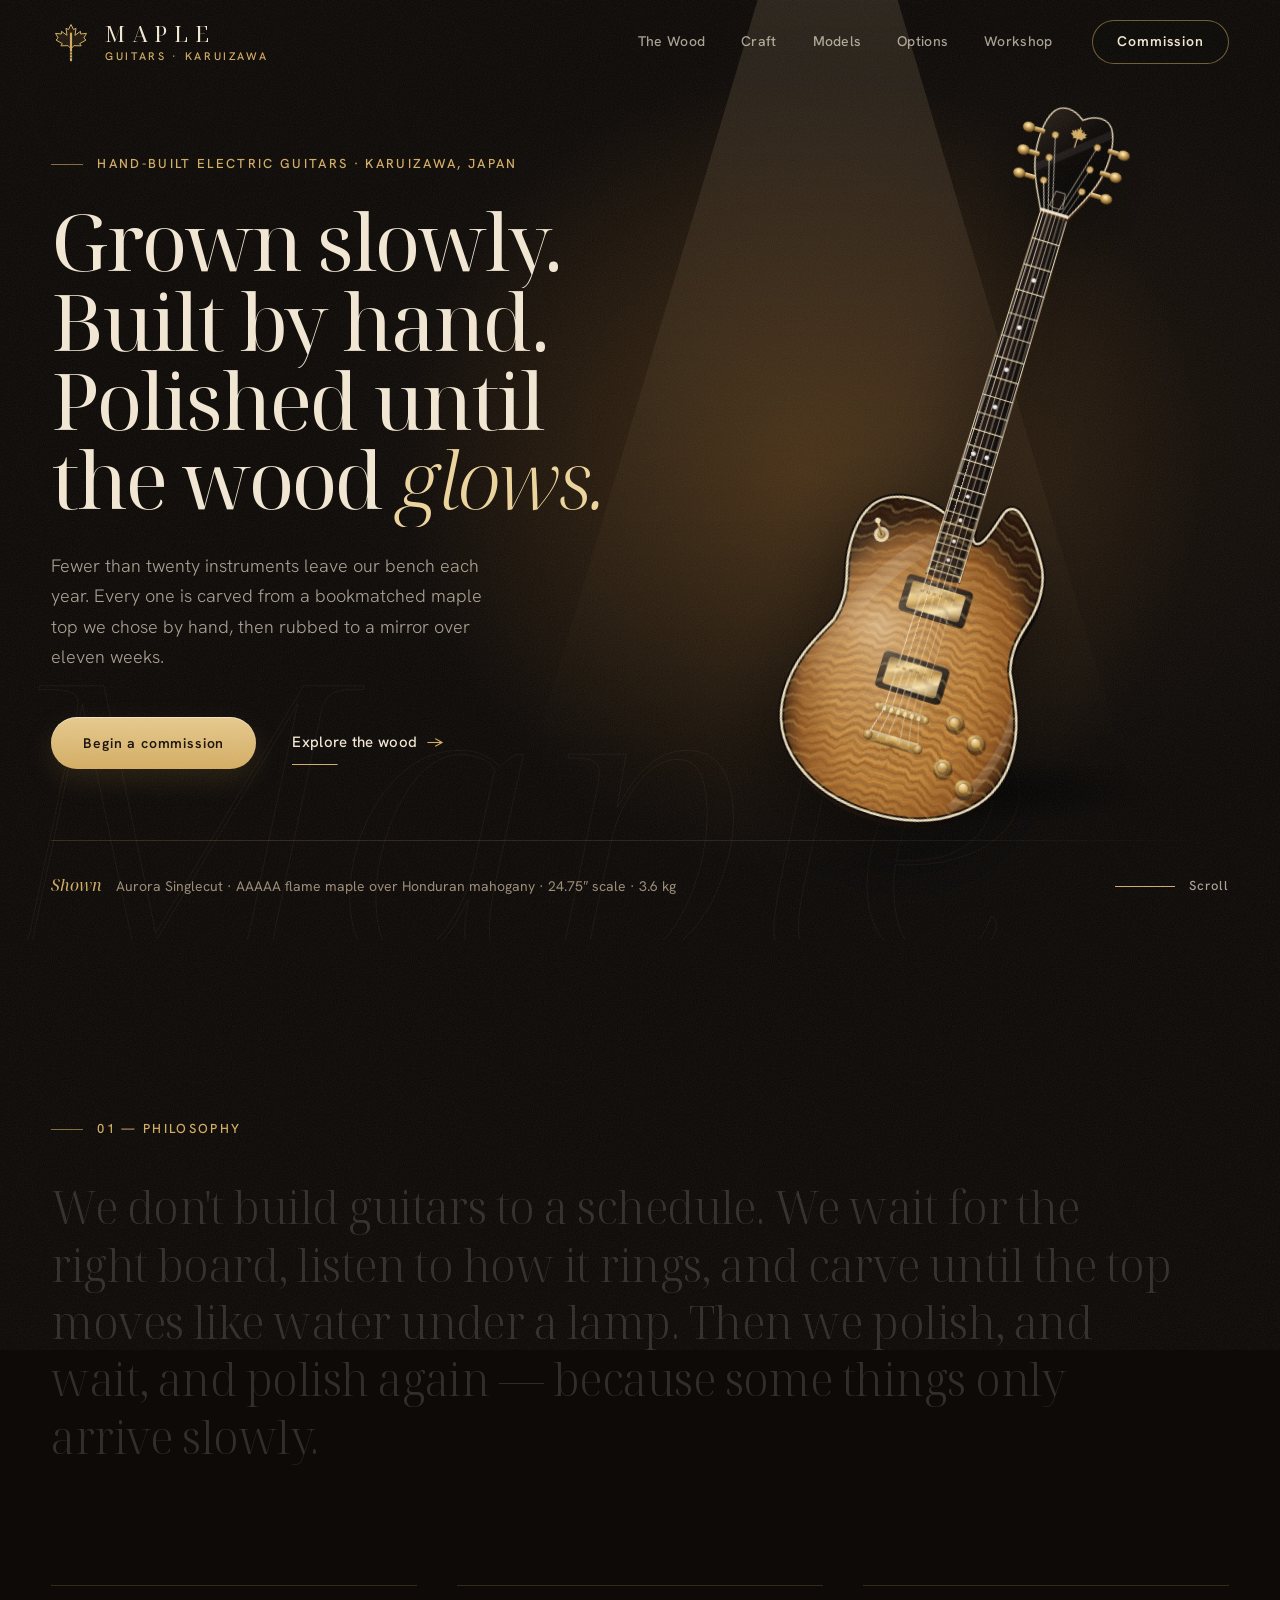
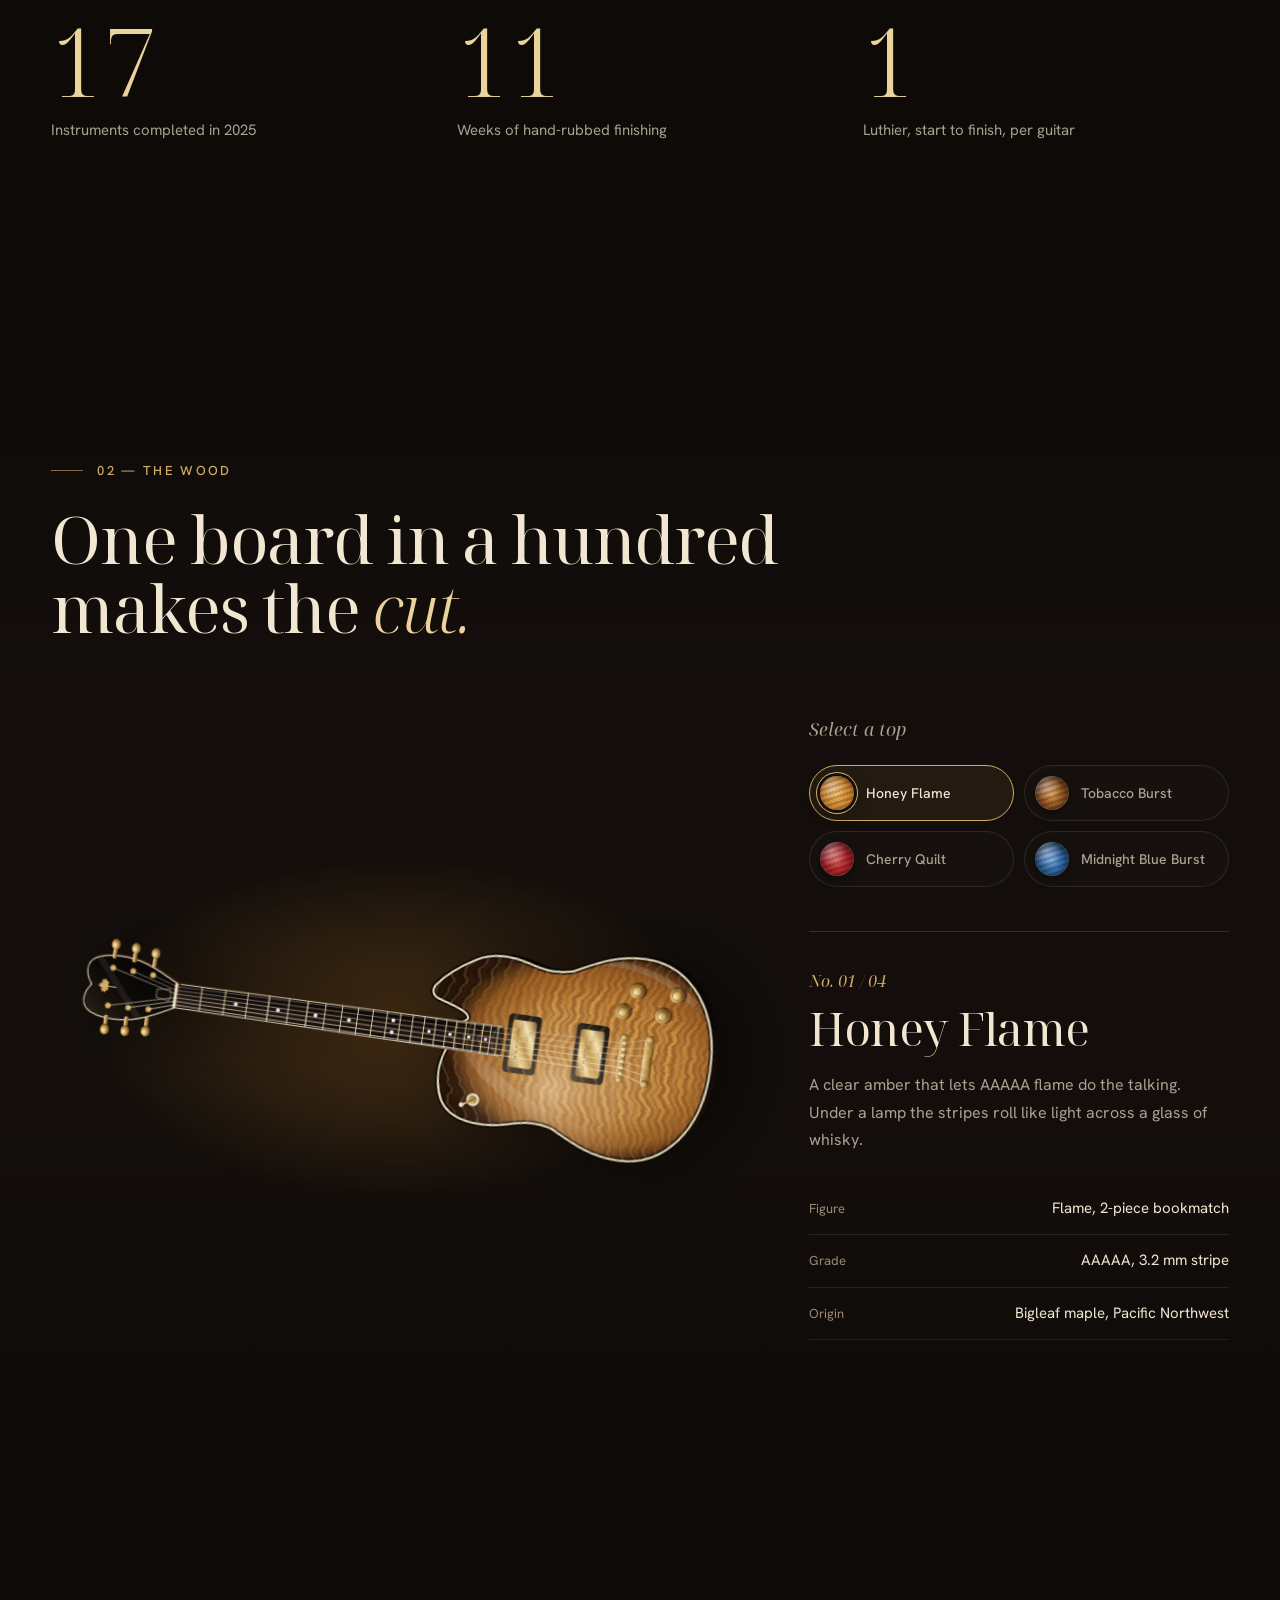
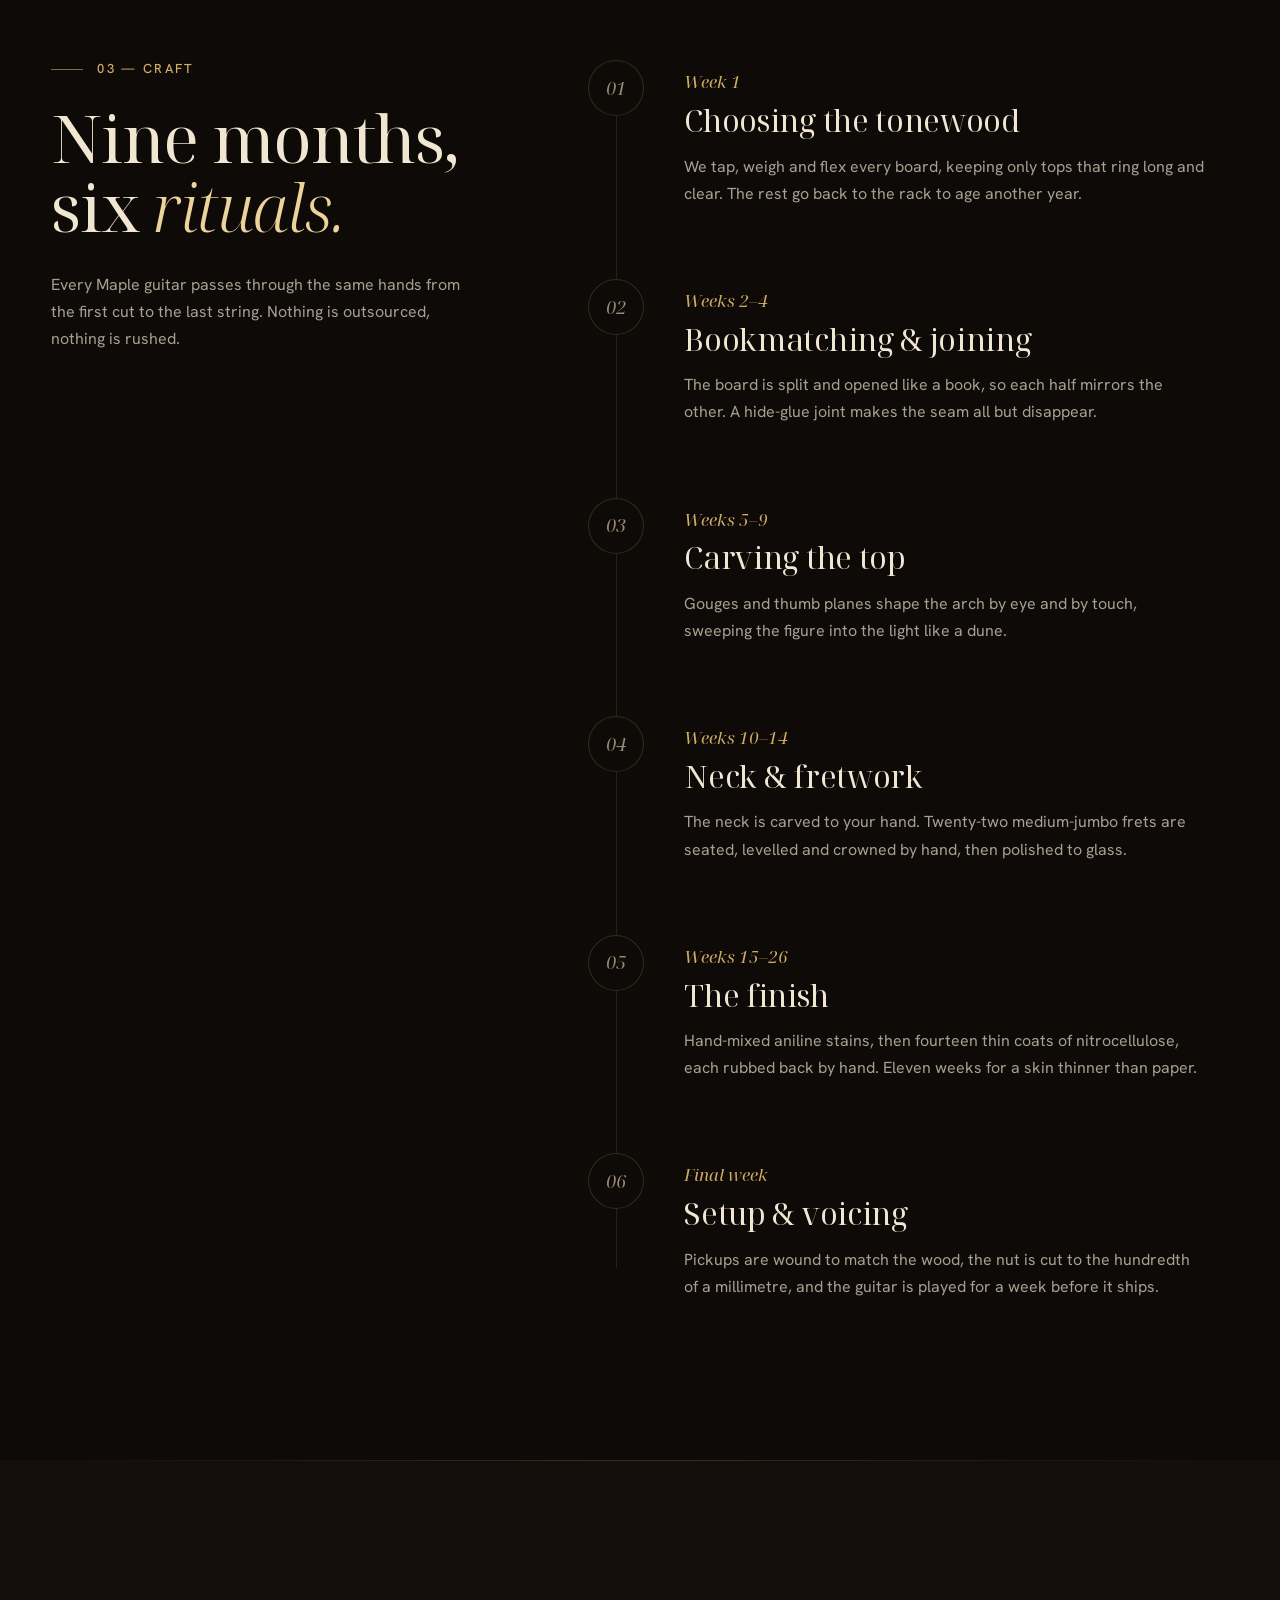
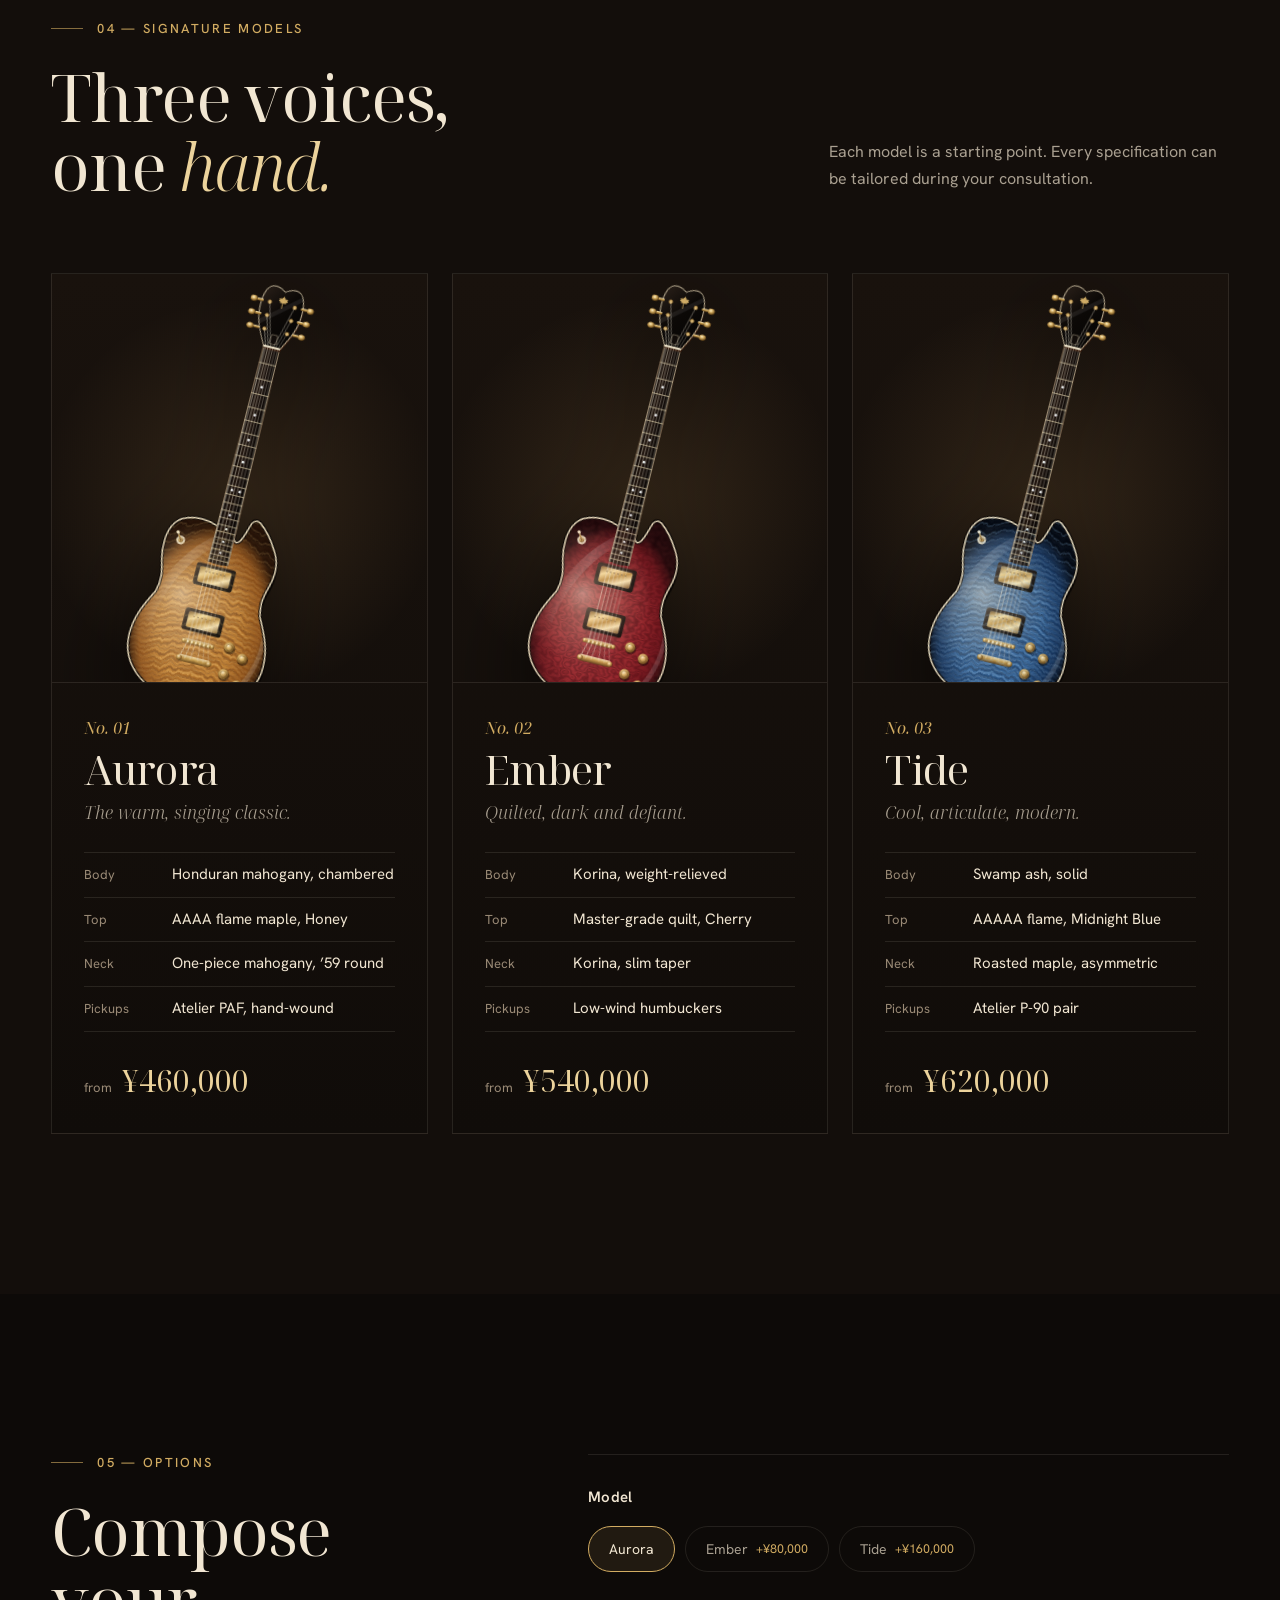
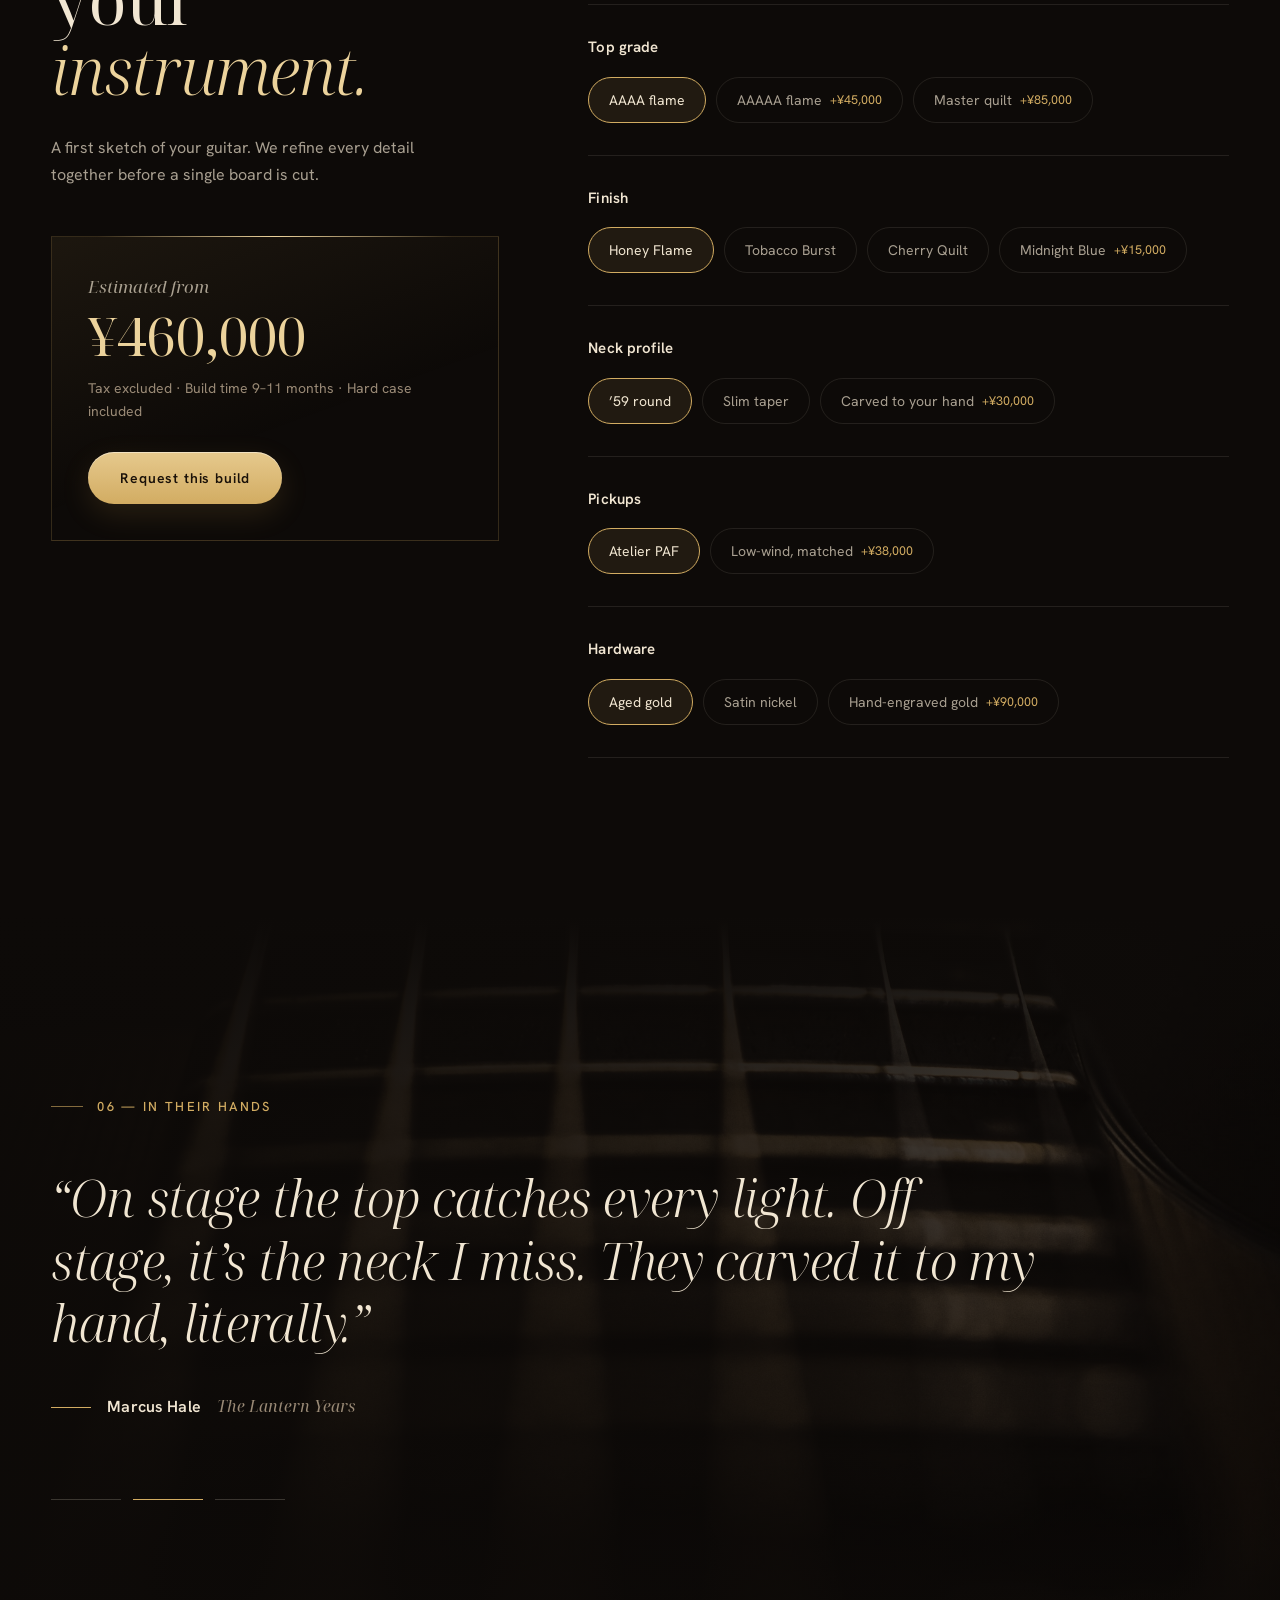
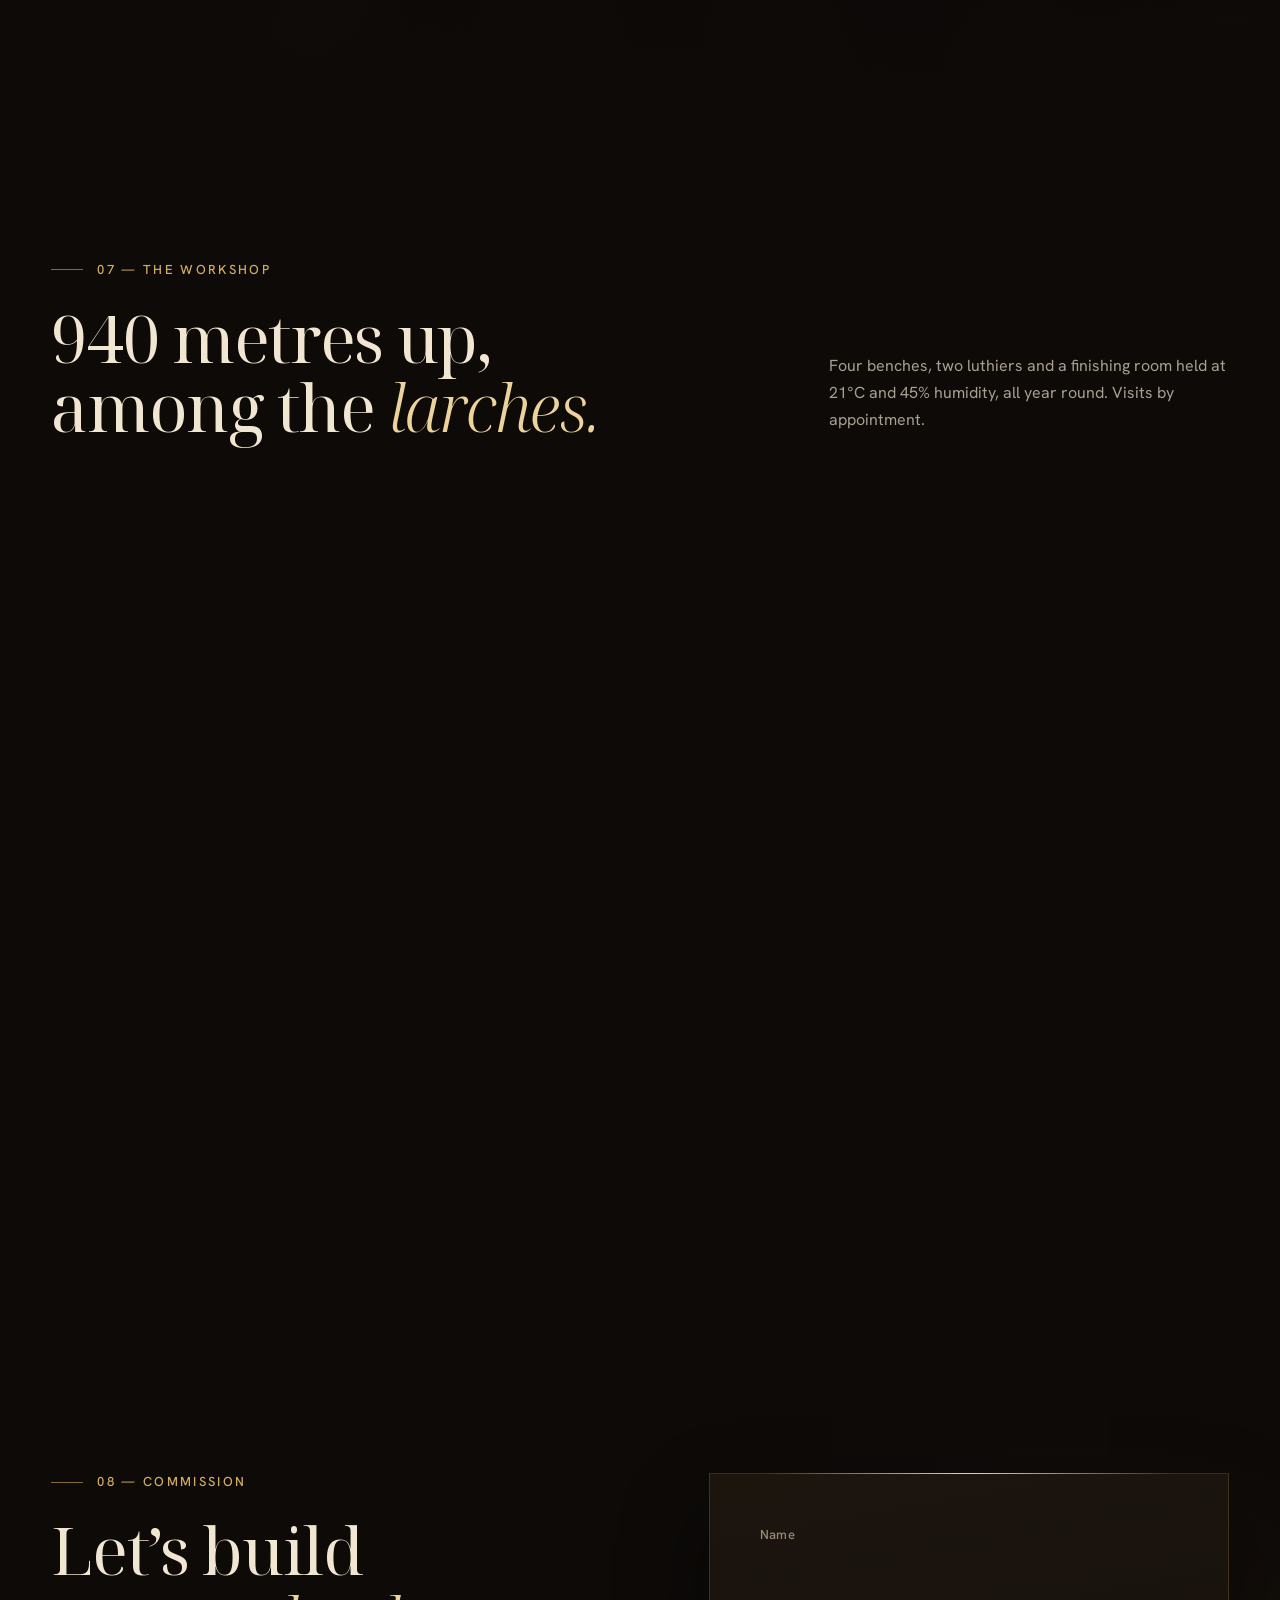
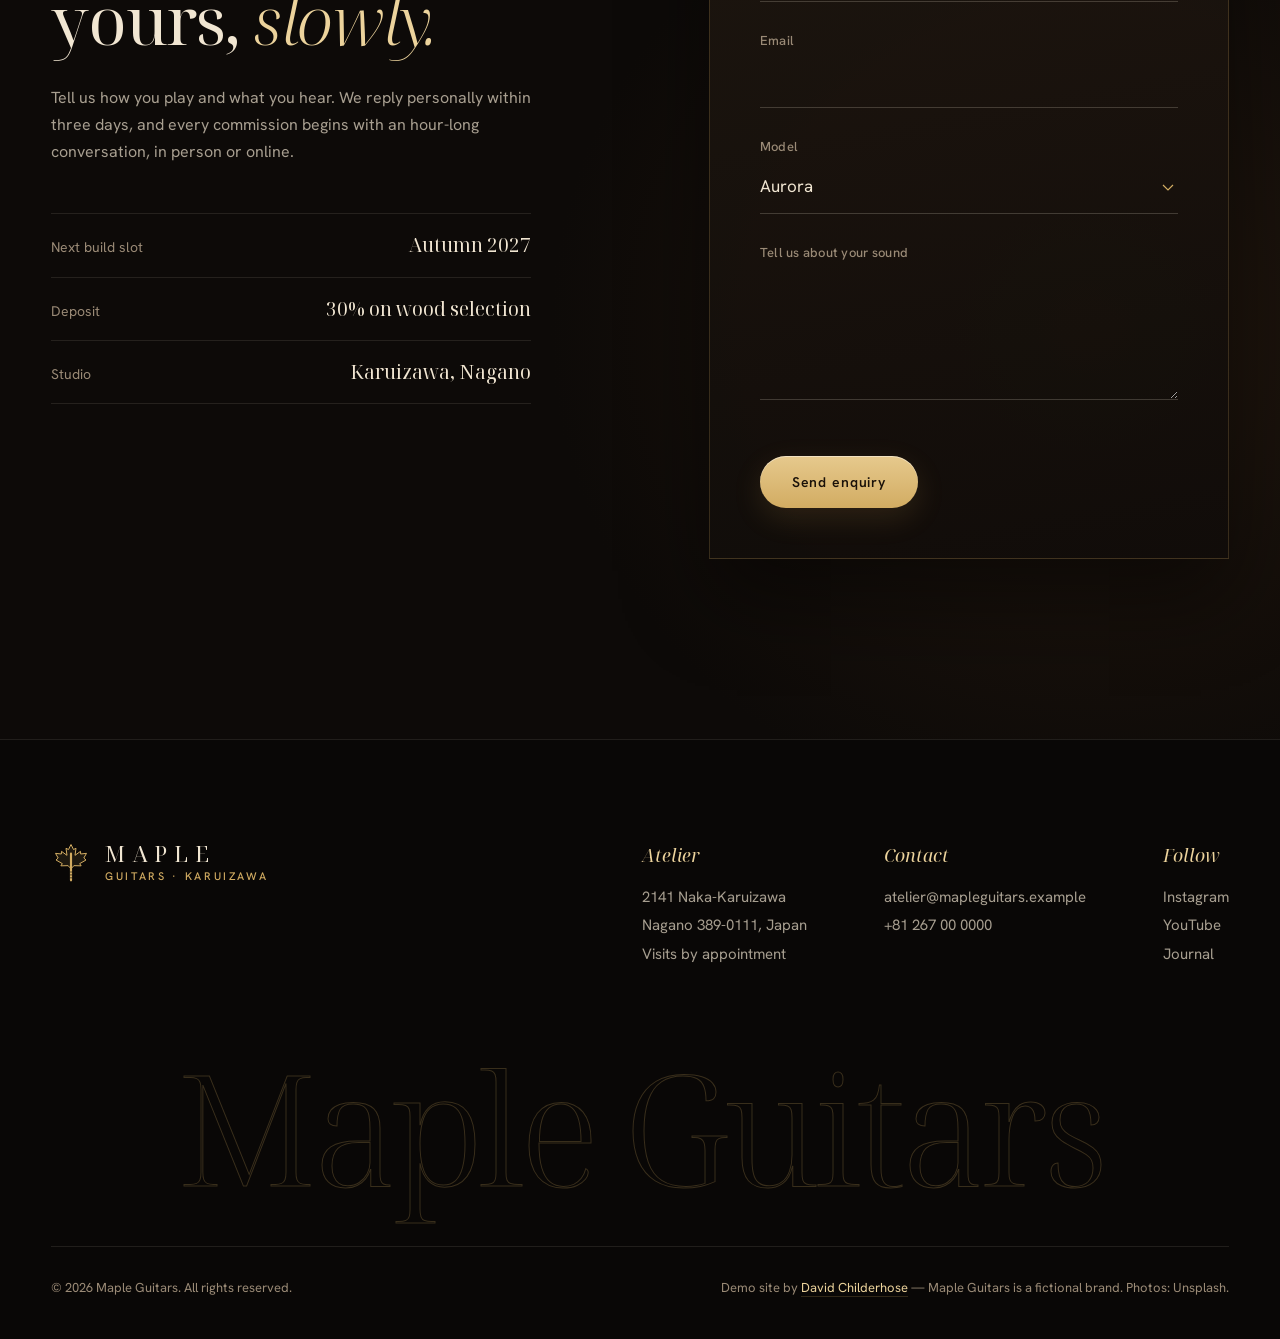
<file: demos/maple-guitars/index.html>
<!doctype html>
<html lang="en">
    <head>
        <meta charset="UTF-8" />
        <meta name="viewport" content="width=device-width, initial-scale=1" />
        <title>
            Maple Guitars | Hand-built custom electric guitars, Karuizawa
        </title>
        <meta
            name="description"
            content="Maple Guitars is a boutique luthier workshop in Karuizawa, Japan, hand-building a few commissioned electric guitars a year, each with a bookmatched figured maple top and a hand-rubbed mirror finish."
        />
        <meta name="theme-color" content="#0d0a08" />
        <link
            rel="icon"
            type="image/svg+xml"
            href="data:image/svg+xml,%3Csvg xmlns='http://www.w3.org/2000/svg' viewBox='0 0 48 48'%3E%3Crect width='48' height='48' rx='10' fill='%230d0a08'/%3E%3Cpath d='M24 3L27 9L30 7.6L28.8 16L35.4 11.2L35.6 14.4L42.6 13.6L39.4 19.2L42 21.6L34.4 26L36.2 28.6L27.4 28.4L25.2 31L22.8 31L20.6 28.4L11.8 28.6L13.6 26L6 21.6L8.6 19.2L5.4 13.6L12.4 14.4L12.6 11.2L19.2 16L18 7.6L21 9Z' fill='%23d9b46a' fill-opacity='0.16' stroke='%23d9b46a' stroke-width='1.6' stroke-linejoin='round'/%3E%3Cpath d='M24 14v30' stroke='%23d9b46a' stroke-width='2.6' stroke-linecap='round'/%3E%3C/svg%3E"
        />
        <link rel="preconnect" href="https://fonts.googleapis.com" />
        <link rel="preconnect" href="https://fonts.gstatic.com" crossorigin />
        <link
            href="https://fonts.googleapis.com/css2?family=Hanken+Grotesk:wght@300..700&family=Noto+Serif+Display:ital,wght@0,300..600;1,300..500&display=swap"
            rel="stylesheet"
        />
        <link rel="stylesheet" href="css/style.css" />
        <script>
            document.documentElement.classList.add("js");
        </script>
    </head>
    <body id="top">
        <!-- Opening reveal -->
        <div class="intro" aria-hidden="true">
            <div class="intro-inner">
                <svg class="intro-mark" viewBox="0 0 48 48">
                    <path
                        class="intro-leaf"
                        d="M24 3L27 9L30 7.6L28.8 16L35.4 11.2L35.6 14.4L42.6 13.6L39.4 19.2L42 21.6L34.4 26L36.2 28.6L27.4 28.4L25.2 31L22.8 31L20.6 28.4L11.8 28.6L13.6 26L6 21.6L8.6 19.2L5.4 13.6L12.4 14.4L12.6 11.2L19.2 16L18 7.6L21 9Z"
                    />
                    <path class="intro-neck" d="M24 14v32" />
                </svg>
                <p class="intro-word">Maple Guitars</p>
                <p class="intro-sub">Karuizawa &middot; Est. 2009</p>
            </div>
            <span class="intro-sweep"></span>
        </div>

        <div class="grain" aria-hidden="true"></div>
        <div class="cursor-glow" aria-hidden="true"></div>

        <header class="site-header">
            <div class="header-inner">
                <a
                    class="logo"
                    href="#top"
                    aria-label="Maple Guitars, back to top"
                >
                    <svg
                        class="logo-mark"
                        viewBox="0 0 48 48"
                        aria-hidden="true"
                    >
                        <path
                            class="logo-leaf"
                            d="M24 3L27 9L30 7.6L28.8 16L35.4 11.2L35.6 14.4L42.6 13.6L39.4 19.2L42 21.6L34.4 26L36.2 28.6L27.4 28.4L25.2 31L22.8 31L20.6 28.4L11.8 28.6L13.6 26L6 21.6L8.6 19.2L5.4 13.6L12.4 14.4L12.6 11.2L19.2 16L18 7.6L21 9Z"
                        />
                        <path class="logo-neck" d="M24 14v32" />
                        <path class="logo-frets" d="M22.4 36h3.2M22.4 39.5h3.2M22.4 43h3.2" />
                    </svg>
                    <span class="logo-text">
                        <span class="logo-word">Maple</span>
                        <span class="logo-sub">Guitars &middot; Karuizawa</span>
                    </span>
                </a>

                <nav class="global-nav" aria-label="Main">
                    <ul class="nav-list">
                        <li class="nav-item"><a href="#wood">The Wood</a></li>
                        <li class="nav-item"><a href="#craft">Craft</a></li>
                        <li class="nav-item"><a href="#models">Models</a></li>
                        <li class="nav-item"><a href="#options">Options</a></li>
                        <li class="nav-item">
                            <a href="#workshop">Workshop</a>
                        </li>
                    </ul>
                </nav>

                <a
                    class="button button-outline header-cta magnetic"
                    href="#commission"
                    ><span class="button-label">Commission</span></a
                >

                <button
                    class="menu-toggle"
                    type="button"
                    aria-expanded="false"
                    aria-controls="mobile-menu"
                    aria-label="Open menu"
                >
                    <span class="menu-toggle-line"></span>
                    <span class="menu-toggle-line"></span>
                </button>
            </div>
        </header>

        <nav class="mobile-menu" id="mobile-menu" aria-label="Mobile">
            <ul class="mobile-menu-list">
                <li class="mobile-menu-item">
                    <a href="#wood"
                        ><span class="mobile-menu-num">01</span>The Wood</a
                    >
                </li>
                <li class="mobile-menu-item">
                    <a href="#craft"
                        ><span class="mobile-menu-num">02</span>Craft</a
                    >
                </li>
                <li class="mobile-menu-item">
                    <a href="#models"
                        ><span class="mobile-menu-num">03</span>Models</a
                    >
                </li>
                <li class="mobile-menu-item">
                    <a href="#options"
                        ><span class="mobile-menu-num">04</span>Options</a
                    >
                </li>
                <li class="mobile-menu-item">
                    <a href="#workshop"
                        ><span class="mobile-menu-num">05</span>Workshop</a
                    >
                </li>
                <li class="mobile-menu-item">
                    <a href="#commission"
                        ><span class="mobile-menu-num">06</span>Commission</a
                    >
                </li>
            </ul>
            <p class="mobile-menu-note">Now booking builds for autumn 2027</p>
        </nav>

        <main>
            <!-- ===== HERO ===== -->
            <section class="hero" id="hero">
                <div class="hero-bg" aria-hidden="true">
                    <span class="hero-beam"></span>
                    <span class="hero-glow"></span>
                    <span class="hero-word">Maple</span>
                </div>

                <div class="hero-inner">
                    <div class="hero-copy">
                        <p class="eyebrow hero-anim">
                            Hand-built electric guitars &middot; Karuizawa,
                            Japan
                        </p>
                        <h1 class="hero-title">
                            <span class="line"
                                ><span class="line-inner"
                                    >Grown slowly.</span
                                ></span
                            >
                            <span class="line"
                                ><span class="line-inner"
                                    >Built by hand.</span
                                ></span
                            >
                            <span class="line"
                                ><span class="line-inner"
                                    >Polished until</span
                                ></span
                            >
                            <span class="line"
                                ><span class="line-inner"
                                    >the wood <em>glows.</em></span
                                ></span
                            >
                        </h1>
                        <p class="hero-lead hero-anim">
                            Fewer than twenty instruments leave our bench each
                            year. Every one is carved from a bookmatched maple
                            top we chose by hand, then rubbed to a mirror over
                            eleven weeks.
                        </p>
                        <div class="hero-actions hero-anim">
                            <a
                                class="button button-gold magnetic"
                                href="#commission"
                                ><span class="button-label"
                                    >Begin a commission</span
                                ></a
                            >
                            <a class="text-link" href="#wood"
                                >Explore the wood
                                <span class="text-link-arrow" aria-hidden="true"
                                    >&rarr;</span
                                ></a
                            >
                        </div>
                    </div>

                    <div class="hero-stage" aria-hidden="true">
                        <span class="hero-shadow"></span>
                        <div class="guitar-scroll">
                            <div class="guitar-float">
                                <div class="guitar-tilt">
                                    <!-- Guitar instance (ids are prefixed g1- and re-prefixed by JS when cloned) -->
                                    <div
                                        class="guitar"
                                        data-finish="honey"
                                        id="hero-guitar"
                                    >
                                        <svg
                                            class="guitar-base"
                                            viewBox="0 0 420 1100"
                                            focusable="false"
                                        >
                                            <defs>
                                                <clipPath id="g1-body-clip">
                                                    <path
                                                        d="M186 636C150 622 100 626 80 656C64 680 64 720 72 752C80 780 84 800 76 830C58 866 38 900 38 950C38 1030 110 1084 210 1084C310 1084 382 1030 382 950C382 900 362 866 344 830C336 800 340 780 348 752C356 724 356 690 340 664C326 640 306 616 290 604C282 598 272 600 268 610C262 626 258 650 248 662C242 668 236 664 234 656L234 636Z"
                                                    />
                                                </clipPath>
                                                <clipPath id="g1-half-clip">
                                                    <rect
                                                        x="0"
                                                        y="560"
                                                        width="210"
                                                        height="560"
                                                    />
                                                </clipPath>
                                                <clipPath id="g1-head-clip">
                                                    <path
                                                        d="M190 174C182 156 166 132 160 104C154 76 156 46 166 30C176 16 194 18 210 30C226 18 244 16 254 30C264 46 266 76 260 104C254 132 238 156 230 174Z"
                                                    />
                                                </clipPath>

                                                <!-- flame band: one soft light/dark cycle -->
                                                <linearGradient
                                                    id="g1-band-a"
                                                    x1="0"
                                                    y1="0"
                                                    x2="0"
                                                    y2="1"
                                                >
                                                    <stop
                                                        offset="0"
                                                        class="st-dark"
                                                        stop-opacity="0"
                                                    />
                                                    <stop
                                                        offset="0.18"
                                                        class="st-dark"
                                                        stop-opacity="0.72"
                                                    />
                                                    <stop
                                                        offset="0.34"
                                                        class="st-dark"
                                                        stop-opacity="0.1"
                                                    />
                                                    <stop
                                                        offset="0.5"
                                                        class="st-light"
                                                        stop-opacity="0"
                                                    />
                                                    <stop
                                                        offset="0.66"
                                                        class="st-light"
                                                        stop-opacity="0.62"
                                                    />
                                                    <stop
                                                        offset="0.82"
                                                        class="st-light"
                                                        stop-opacity="0"
                                                    />
                                                    <stop
                                                        offset="1"
                                                        class="st-dark"
                                                        stop-opacity="0"
                                                    />
                                                </linearGradient>
                                                <linearGradient
                                                    id="g1-band-b"
                                                    x1="0"
                                                    y1="0"
                                                    x2="0"
                                                    y2="1"
                                                >
                                                    <stop
                                                        offset="0"
                                                        class="st-dark"
                                                        stop-opacity="0"
                                                    />
                                                    <stop
                                                        offset="0.3"
                                                        class="st-dark"
                                                        stop-opacity="0.45"
                                                    />
                                                    <stop
                                                        offset="0.55"
                                                        class="st-light"
                                                        stop-opacity="0"
                                                    />
                                                    <stop
                                                        offset="0.8"
                                                        class="st-light"
                                                        stop-opacity="0.35"
                                                    />
                                                    <stop
                                                        offset="1"
                                                        class="st-dark"
                                                        stop-opacity="0"
                                                    />
                                                </linearGradient>
                                                <pattern
                                                    id="g1-flame-a"
                                                    patternUnits="userSpaceOnUse"
                                                    width="700"
                                                    height="21"
                                                    patternTransform="rotate(-17)"
                                                >
                                                    <rect
                                                        width="700"
                                                        height="21"
                                                        fill="url(#g1-band-a)"
                                                    />
                                                </pattern>
                                                <pattern
                                                    id="g1-flame-b"
                                                    patternUnits="userSpaceOnUse"
                                                    width="700"
                                                    height="13"
                                                    patternTransform="rotate(-11) translate(0 5)"
                                                >
                                                    <rect
                                                        width="700"
                                                        height="13"
                                                        fill="url(#g1-band-b)"
                                                    />
                                                </pattern>
                                                <filter
                                                    id="g1-flame-warp"
                                                    x="-5%"
                                                    y="-5%"
                                                    width="110%"
                                                    height="110%"
                                                    color-interpolation-filters="sRGB"
                                                >
                                                    <feTurbulence
                                                        type="fractalNoise"
                                                        baseFrequency="0.028 0.006"
                                                        numOctaves="3"
                                                        seed="8"
                                                        result="noise"
                                                    />
                                                    <feColorMatrix
                                                        in="noise"
                                                        type="matrix"
                                                        values="0 0 0 0 0.5  0 1 0 0 0  0 0 1 0 0  0 0 0 0 1"
                                                        result="ymap"
                                                    />
                                                    <feDisplacementMap
                                                        in="SourceGraphic"
                                                        in2="ymap"
                                                        scale="34"
                                                        xChannelSelector="R"
                                                        yChannelSelector="G"
                                                        result="warped"
                                                    />
                                                    <feGaussianBlur
                                                        in="warped"
                                                        stdDeviation="0.5 1.1"
                                                    />
                                                </filter>
                                                <filter
                                                    id="g1-quilt"
                                                    x="0"
                                                    y="0"
                                                    width="100%"
                                                    height="100%"
                                                    color-interpolation-filters="sRGB"
                                                >
                                                    <feTurbulence
                                                        type="fractalNoise"
                                                        baseFrequency="0.03 0.042"
                                                        numOctaves="2"
                                                        seed="21"
                                                        result="noise"
                                                    />
                                                    <feColorMatrix
                                                        in="noise"
                                                        type="matrix"
                                                        values="0 0 0 0 0  0 0 0 0 0  0 0 0 0 0  1.4 0 0 0 -0.2"
                                                        result="alpha"
                                                    />
                                                    <feComponentTransfer
                                                        in="alpha"
                                                        result="rings"
                                                    >
                                                        <feFuncA
                                                            type="table"
                                                            tableValues="0 0.1 0.55 0.05 0.6 0.05 0.55 0.1 0"
                                                        />
                                                    </feComponentTransfer>
                                                    <feGaussianBlur
                                                        in="rings"
                                                        stdDeviation="1.4"
                                                        result="soft"
                                                    />
                                                    <feFlood
                                                        class="quilt-flood"
                                                        result="flood"
                                                    />
                                                    <feComposite
                                                        in="flood"
                                                        in2="soft"
                                                        operator="in"
                                                    />
                                                </filter>

                                                <radialGradient
                                                    id="g1-burst"
                                                    cx="0.5"
                                                    cy="0.6"
                                                    r="0.58"
                                                    fx="0.46"
                                                    fy="0.62"
                                                >
                                                    <stop
                                                        offset="0"
                                                        class="st-burst-mid"
                                                        stop-opacity="0"
                                                    />
                                                    <stop
                                                        offset="0.5"
                                                        class="st-burst-mid"
                                                        stop-opacity="0"
                                                    />
                                                    <stop
                                                        offset="0.74"
                                                        class="st-burst-mid"
                                                        stop-opacity="0.62"
                                                    />
                                                    <stop
                                                        offset="0.9"
                                                        class="st-burst-edge"
                                                        stop-opacity="0.94"
                                                    />
                                                    <stop
                                                        offset="1"
                                                        class="st-burst-edge"
                                                        stop-opacity="1"
                                                    />
                                                </radialGradient>
                                                <radialGradient
                                                    id="g1-carve"
                                                    cx="0.38"
                                                    cy="0.58"
                                                    r="0.5"
                                                >
                                                    <stop
                                                        offset="0"
                                                        stop-color="#fff6e0"
                                                        stop-opacity="0.2"
                                                    />
                                                    <stop
                                                        offset="0.6"
                                                        stop-color="#fff6e0"
                                                        stop-opacity="0.04"
                                                    />
                                                    <stop
                                                        offset="1"
                                                        stop-color="#fff6e0"
                                                        stop-opacity="0"
                                                    />
                                                </radialGradient>
                                                <linearGradient
                                                    id="g1-side"
                                                    x1="0"
                                                    y1="0"
                                                    x2="1"
                                                    y2="0"
                                                >
                                                    <stop
                                                        offset="0"
                                                        stop-color="#2a170c"
                                                    />
                                                    <stop
                                                        offset="0.5"
                                                        stop-color="#140b06"
                                                    />
                                                    <stop
                                                        offset="1"
                                                        stop-color="#050302"
                                                    />
                                                </linearGradient>
                                                <linearGradient
                                                    id="g1-reflect"
                                                    x1="0"
                                                    y1="0"
                                                    x2="1"
                                                    y2="0"
                                                >
                                                    <stop
                                                        offset="0"
                                                        stop-color="#fff"
                                                        stop-opacity="0"
                                                    />
                                                    <stop
                                                        offset="0.5"
                                                        stop-color="#fff"
                                                        stop-opacity="0.32"
                                                    />
                                                    <stop
                                                        offset="1"
                                                        stop-color="#fff"
                                                        stop-opacity="0"
                                                    />
                                                </linearGradient>
                                                <linearGradient
                                                    id="g1-gold"
                                                    x1="0"
                                                    y1="0"
                                                    x2="1"
                                                    y2="1"
                                                >
                                                    <stop
                                                        offset="0"
                                                        stop-color="#7a5622"
                                                    />
                                                    <stop
                                                        offset="0.28"
                                                        stop-color="#f4dc9c"
                                                    />
                                                    <stop
                                                        offset="0.5"
                                                        stop-color="#b88d42"
                                                    />
                                                    <stop
                                                        offset="0.72"
                                                        stop-color="#f7e6b5"
                                                    />
                                                    <stop
                                                        offset="1"
                                                        stop-color="#6e4d1d"
                                                    />
                                                </linearGradient>
                                                <linearGradient
                                                    id="g1-gold-h"
                                                    x1="0"
                                                    y1="0"
                                                    x2="0"
                                                    y2="1"
                                                >
                                                    <stop
                                                        offset="0"
                                                        stop-color="#f8e8ba"
                                                    />
                                                    <stop
                                                        offset="0.45"
                                                        stop-color="#c49a4c"
                                                    />
                                                    <stop
                                                        offset="1"
                                                        stop-color="#5e411a"
                                                    />
                                                </linearGradient>
                                                <radialGradient
                                                    id="g1-knob"
                                                    cx="0.4"
                                                    cy="0.35"
                                                    r="0.7"
                                                >
                                                    <stop
                                                        offset="0"
                                                        stop-color="#fff3cf"
                                                    />
                                                    <stop
                                                        offset="0.35"
                                                        stop-color="#d9b46a"
                                                    />
                                                    <stop
                                                        offset="0.8"
                                                        stop-color="#7d5a24"
                                                    />
                                                    <stop
                                                        offset="1"
                                                        stop-color="#3d2a0e"
                                                    />
                                                </radialGradient>
                                                <radialGradient
                                                    id="g1-pearl"
                                                    cx="0.35"
                                                    cy="0.35"
                                                    r="0.75"
                                                >
                                                    <stop
                                                        offset="0"
                                                        stop-color="#ffffff"
                                                    />
                                                    <stop
                                                        offset="0.45"
                                                        stop-color="#dfe8e4"
                                                    />
                                                    <stop
                                                        offset="0.75"
                                                        stop-color="#e8d6ef"
                                                    />
                                                    <stop
                                                        offset="1"
                                                        stop-color="#9fb4b0"
                                                    />
                                                </radialGradient>
                                                <linearGradient
                                                    id="g1-ebony"
                                                    x1="0"
                                                    y1="0"
                                                    x2="1"
                                                    y2="0"
                                                >
                                                    <stop
                                                        offset="0"
                                                        stop-color="#0b0706"
                                                    />
                                                    <stop
                                                        offset="0.35"
                                                        stop-color="#22160f"
                                                    />
                                                    <stop
                                                        offset="0.6"
                                                        stop-color="#170f0b"
                                                    />
                                                    <stop
                                                        offset="1"
                                                        stop-color="#070504"
                                                    />
                                                </linearGradient>
                                                <linearGradient
                                                    id="g1-headface"
                                                    x1="0"
                                                    y1="0"
                                                    x2="1"
                                                    y2="1"
                                                >
                                                    <stop
                                                        offset="0"
                                                        stop-color="#2a2019"
                                                    />
                                                    <stop
                                                        offset="0.45"
                                                        stop-color="#0c0907"
                                                    />
                                                    <stop
                                                        offset="1"
                                                        stop-color="#050403"
                                                    />
                                                </linearGradient>
                                                <linearGradient
                                                    id="g1-ring"
                                                    x1="0"
                                                    y1="0"
                                                    x2="1"
                                                    y2="1"
                                                >
                                                    <stop
                                                        offset="0"
                                                        stop-color="#2b211b"
                                                    />
                                                    <stop
                                                        offset="1"
                                                        stop-color="#060504"
                                                    />
                                                </linearGradient>
                                                <linearGradient
                                                    id="g1-string"
                                                    x1="0"
                                                    y1="0"
                                                    x2="1"
                                                    y2="0"
                                                >
                                                    <stop
                                                        offset="0"
                                                        stop-color="#8f8676"
                                                    />
                                                    <stop
                                                        offset="0.5"
                                                        stop-color="#f3ecdc"
                                                    />
                                                    <stop
                                                        offset="1"
                                                        stop-color="#8f8676"
                                                    />
                                                </linearGradient>
                                            </defs>

                                            <!-- body depth / side -->
                                            <path
                                                class="body-side"
                                                fill="url(#g1-side)"
                                                transform="translate(5 10)"
                                                d="M186 636C150 622 100 626 80 656C64 680 64 720 72 752C80 780 84 800 76 830C58 866 38 900 38 950C38 1030 110 1084 210 1084C310 1084 382 1030 382 950C382 900 362 866 344 830C336 800 340 780 348 752C356 724 356 690 340 664C326 640 306 616 290 604C282 598 272 600 268 610C262 626 258 650 248 662C242 668 236 664 234 656L234 636Z"
                                            />

                                            <!-- figured maple top -->
                                            <g clip-path="url(#g1-body-clip)">
                                                <rect
                                                    class="wood-base"
                                                    x="20"
                                                    y="580"
                                                    width="380"
                                                    height="520"
                                                />
                                                <rect
                                                    class="wood-tint"
                                                    x="20"
                                                    y="580"
                                                    width="380"
                                                    height="520"
                                                />
                                                <g class="figure-flame">
                                                    <g
                                                        id="g1-flame-half"
                                                        clip-path="url(#g1-half-clip)"
                                                    >
                                                        <g
                                                            filter="url(#g1-flame-warp)"
                                                        >
                                                            <rect
                                                                x="-10"
                                                                y="560"
                                                                width="232"
                                                                height="560"
                                                                fill="url(#g1-flame-a)"
                                                            />
                                                            <rect
                                                                x="-10"
                                                                y="560"
                                                                width="232"
                                                                height="560"
                                                                fill="url(#g1-flame-b)"
                                                            />
                                                        </g>
                                                    </g>
                                                    <use
                                                        href="#g1-flame-half"
                                                        transform="matrix(-1 0 0 1 420 0)"
                                                    />
                                                </g>
                                                <g class="figure-quilt">
                                                    <g
                                                        id="g1-quilt-half"
                                                        clip-path="url(#g1-half-clip)"
                                                    >
                                                        <rect
                                                            x="0"
                                                            y="560"
                                                            width="214"
                                                            height="560"
                                                            filter="url(#g1-quilt)"
                                                        />
                                                    </g>
                                                    <use
                                                        href="#g1-quilt-half"
                                                        transform="matrix(-1 0 0 1 420 0)"
                                                    />
                                                </g>
                                                <rect
                                                    x="38"
                                                    y="596"
                                                    width="344"
                                                    height="490"
                                                    fill="url(#g1-burst)"
                                                />
                                                <rect
                                                    x="38"
                                                    y="596"
                                                    width="344"
                                                    height="490"
                                                    fill="url(#g1-carve)"
                                                />
                                                <path
                                                    class="seam"
                                                    d="M210 600V1090"
                                                />
                                                <!-- static clear-coat reflections -->
                                                <path
                                                    d="M58 900C70 800 130 700 200 652L222 662C150 716 96 806 84 912Z"
                                                    fill="url(#g1-reflect)"
                                                    opacity="0.55"
                                                />
                                                <path
                                                    d="M312 1040C350 990 368 930 360 870L370 872C378 938 360 1000 322 1048Z"
                                                    fill="#fff"
                                                    opacity="0.14"
                                                />
                                            </g>

                                            <!-- binding -->
                                            <path
                                                class="binding-outer"
                                                d="M186 636C150 622 100 626 80 656C64 680 64 720 72 752C80 780 84 800 76 830C58 866 38 900 38 950C38 1030 110 1084 210 1084C310 1084 382 1030 382 950C382 900 362 866 344 830C336 800 340 780 348 752C356 724 356 690 340 664C326 640 306 616 290 604C282 598 272 600 268 610C262 626 258 650 248 662C242 668 236 664 234 656"
                                            />
                                            <path
                                                class="binding"
                                                d="M186 636C150 622 100 626 80 656C64 680 64 720 72 752C80 780 84 800 76 830C58 866 38 900 38 950C38 1030 110 1084 210 1084C310 1084 382 1030 382 950C382 900 362 866 344 830C336 800 340 780 348 752C356 724 356 690 340 664C326 640 306 616 290 604C282 598 272 600 268 610C262 626 258 650 248 662C242 668 236 664 234 656"
                                            />

                                            <!-- neck -->
                                            <path
                                                d="M188.5 168L183.6 728L236.4 728L231.5 168Z"
                                                fill="#3b1e0f"
                                            />
                                            <path
                                                d="M190 172L185 726Q210 734 235 726L230 172Z"
                                                fill="url(#g1-ebony)"
                                            />
                                            <path
                                                class="fret-binding"
                                                d="M190 172L185 726M230 172L235 726"
                                            />
                                            <g class="frets">
                                                <path
                                                    d="M189.6 214.7H230.4M189.3 254.9H230.7M188.9 292.9H231.1M188.6 328.8H231.4M188.3 362.6H231.7M188 394.6H232M187.7 424.8H232.3M187.5 453.2H232.5M187.2 480.1H232.8M187 505.5H233M186.8 529.4H233.2M186.6 552H233.4M186.4 573.3H233.6M186.2 593.1H233.8M186 612.5H234M185.9 630.4H234.1M185.7 647.3H234.3M185.6 663.3H234.4M185.4 678.4H234.6M185.3 692.6H234.7M185.2 706.1H234.8M185.1 718.7H234.9"
                                                />
                                            </g>
                                            <g fill="url(#g1-pearl)">
                                                <circle
                                                    cx="210"
                                                    cy="274"
                                                    r="3.4"
                                                />
                                                <circle
                                                    cx="210"
                                                    cy="345.7"
                                                    r="3.4"
                                                />
                                                <circle
                                                    cx="210"
                                                    cy="409.7"
                                                    r="3.4"
                                                />
                                                <circle
                                                    cx="210"
                                                    cy="466.6"
                                                    r="3.4"
                                                />
                                                <circle
                                                    cx="200"
                                                    cy="540.7"
                                                    r="3.4"
                                                />
                                                <circle
                                                    cx="220"
                                                    cy="540.7"
                                                    r="3.4"
                                                />
                                                <circle
                                                    cx="210"
                                                    cy="602.8"
                                                    r="3"
                                                />
                                                <circle
                                                    cx="210"
                                                    cy="638.8"
                                                    r="3"
                                                />
                                                <circle
                                                    cx="210"
                                                    cy="670.9"
                                                    r="3"
                                                />
                                                <circle
                                                    cx="210"
                                                    cy="699.3"
                                                    r="3"
                                                />
                                            </g>

                                            <!-- headstock -->
                                            <path
                                                d="M190 174C182 156 166 132 160 104C154 76 156 46 166 30C176 16 194 18 210 30C226 18 244 16 254 30C264 46 266 76 260 104C254 132 238 156 230 174Z"
                                                fill="#3b1e0f"
                                                transform="translate(2 4)"
                                            />
                                            <path
                                                d="M190 174C182 156 166 132 160 104C154 76 156 46 166 30C176 16 194 18 210 30C226 18 244 16 254 30C264 46 266 76 260 104C254 132 238 156 230 174Z"
                                                fill="url(#g1-headface)"
                                            />
                                            <path
                                                class="head-binding"
                                                d="M190 174C182 156 166 132 160 104C154 76 156 46 166 30C176 16 194 18 210 30C226 18 244 16 254 30C264 46 266 76 260 104C254 132 238 156 230 174"
                                            />
                                            <g clip-path="url(#g1-head-clip)">
                                                <path
                                                    d="M150 120L270 20L270 34L150 134Z"
                                                    fill="#fff"
                                                    opacity="0.07"
                                                />
                                            </g>
                                            <!-- tuner buttons -->
                                            <g fill="url(#g1-gold-h)">
                                                <rect
                                                    x="146"
                                                    y="58.5"
                                                    width="16"
                                                    height="7"
                                                    rx="2"
                                                />
                                                <rect
                                                    x="148"
                                                    y="92.5"
                                                    width="16"
                                                    height="7"
                                                    rx="2"
                                                />
                                                <rect
                                                    x="152"
                                                    y="126.5"
                                                    width="16"
                                                    height="7"
                                                    rx="2"
                                                />
                                                <rect
                                                    x="258"
                                                    y="58.5"
                                                    width="16"
                                                    height="7"
                                                    rx="2"
                                                />
                                                <rect
                                                    x="256"
                                                    y="92.5"
                                                    width="16"
                                                    height="7"
                                                    rx="2"
                                                />
                                                <rect
                                                    x="252"
                                                    y="126.5"
                                                    width="16"
                                                    height="7"
                                                    rx="2"
                                                />
                                            </g>
                                            <g fill="url(#g1-knob)">
                                                <ellipse
                                                    cx="138"
                                                    cy="62"
                                                    rx="9"
                                                    ry="7.5"
                                                />
                                                <ellipse
                                                    cx="140"
                                                    cy="96"
                                                    rx="9"
                                                    ry="7.5"
                                                />
                                                <ellipse
                                                    cx="144"
                                                    cy="130"
                                                    rx="9"
                                                    ry="7.5"
                                                />
                                                <ellipse
                                                    cx="282"
                                                    cy="62"
                                                    rx="9"
                                                    ry="7.5"
                                                />
                                                <ellipse
                                                    cx="280"
                                                    cy="96"
                                                    rx="9"
                                                    ry="7.5"
                                                />
                                                <ellipse
                                                    cx="276"
                                                    cy="130"
                                                    rx="9"
                                                    ry="7.5"
                                                />
                                            </g>
                                            <!-- headstock inlay -->
                                            <path
                                                class="head-inlay"
                                                d="M210 40l2.2 4.6 2.4-1.1-.6 5 4-3-.3 2.7 4.3-.3-2 3.6 2.6 1.4-5.3 4 1 2-6.3-1-1.3 2.4-1.3-2.4-6.3 1 1-2-5.3-4 2.6-1.4-2-3.6 4.3.3-.3-2.7 4 3-.6-5 2.4 1.1z"
                                            />
                                            <path
                                                class="head-inlay-stem"
                                                d="M210 47v24"
                                            />
                                            <path
                                                d="M203 140H217L220 162Q210 167 200 162Z"
                                                class="truss-cover"
                                            />
                                            <!-- tuner posts -->
                                            <g class="posts">
                                                <circle
                                                    cx="178"
                                                    cy="62"
                                                    r="5"
                                                />
                                                <circle
                                                    cx="179"
                                                    cy="96"
                                                    r="5"
                                                />
                                                <circle
                                                    cx="181"
                                                    cy="130"
                                                    r="5"
                                                />
                                                <circle
                                                    cx="242"
                                                    cy="62"
                                                    r="5"
                                                />
                                                <circle
                                                    cx="241"
                                                    cy="96"
                                                    r="5"
                                                />
                                                <circle
                                                    cx="239"
                                                    cy="130"
                                                    r="5"
                                                />
                                            </g>
                                            <rect
                                                x="189"
                                                y="169"
                                                width="42"
                                                height="5"
                                                rx="1"
                                                fill="#efe4c8"
                                            />

                                            <!-- pickups -->
                                            <g class="pickup">
                                                <rect
                                                    x="160"
                                                    y="734"
                                                    width="100"
                                                    height="56"
                                                    rx="7"
                                                    fill="url(#g1-ring)"
                                                />
                                                <rect
                                                    x="170"
                                                    y="742"
                                                    width="80"
                                                    height="40"
                                                    rx="4"
                                                    fill="url(#g1-gold)"
                                                />
                                                <rect
                                                    x="170"
                                                    y="742"
                                                    width="80"
                                                    height="40"
                                                    rx="4"
                                                    class="pickup-sheen"
                                                />
                                                <g class="poles">
                                                    <circle
                                                        cx="186.4"
                                                        cy="753"
                                                        r="2.4"
                                                    />
                                                    <circle
                                                        cx="195.8"
                                                        cy="753"
                                                        r="2.4"
                                                    />
                                                    <circle
                                                        cx="205.3"
                                                        cy="753"
                                                        r="2.4"
                                                    />
                                                    <circle
                                                        cx="214.7"
                                                        cy="753"
                                                        r="2.4"
                                                    />
                                                    <circle
                                                        cx="224.2"
                                                        cy="753"
                                                        r="2.4"
                                                    />
                                                    <circle
                                                        cx="233.6"
                                                        cy="753"
                                                        r="2.4"
                                                    />
                                                </g>
                                            </g>
                                            <g class="pickup">
                                                <rect
                                                    x="160"
                                                    y="850"
                                                    width="100"
                                                    height="56"
                                                    rx="7"
                                                    fill="url(#g1-ring)"
                                                />
                                                <rect
                                                    x="170"
                                                    y="858"
                                                    width="80"
                                                    height="40"
                                                    rx="4"
                                                    fill="url(#g1-gold)"
                                                />
                                                <rect
                                                    x="170"
                                                    y="858"
                                                    width="80"
                                                    height="40"
                                                    rx="4"
                                                    class="pickup-sheen"
                                                />
                                                <g class="poles">
                                                    <circle
                                                        cx="184.7"
                                                        cy="869"
                                                        r="2.4"
                                                    />
                                                    <circle
                                                        cx="194.8"
                                                        cy="869"
                                                        r="2.4"
                                                    />
                                                    <circle
                                                        cx="204.9"
                                                        cy="869"
                                                        r="2.4"
                                                    />
                                                    <circle
                                                        cx="215.1"
                                                        cy="869"
                                                        r="2.4"
                                                    />
                                                    <circle
                                                        cx="225.2"
                                                        cy="869"
                                                        r="2.4"
                                                    />
                                                    <circle
                                                        cx="235.3"
                                                        cy="869"
                                                        r="2.4"
                                                    />
                                                </g>
                                            </g>

                                            <!-- bridge + tailpiece -->
                                            <circle
                                                cx="174"
                                                cy="932"
                                                r="6"
                                                fill="url(#g1-knob)"
                                            />
                                            <circle
                                                cx="246"
                                                cy="932"
                                                r="6"
                                                fill="url(#g1-knob)"
                                            />
                                            <rect
                                                x="176"
                                                y="926"
                                                width="68"
                                                height="12"
                                                rx="3"
                                                fill="url(#g1-gold-h)"
                                            />
                                            <g class="saddles">
                                                <rect
                                                    x="181"
                                                    y="928"
                                                    width="6"
                                                    height="8"
                                                    rx="1"
                                                />
                                                <rect
                                                    x="191.4"
                                                    y="928"
                                                    width="6"
                                                    height="8"
                                                    rx="1"
                                                />
                                                <rect
                                                    x="201.8"
                                                    y="928"
                                                    width="6"
                                                    height="8"
                                                    rx="1"
                                                />
                                                <rect
                                                    x="212.2"
                                                    y="928"
                                                    width="6"
                                                    height="8"
                                                    rx="1"
                                                />
                                                <rect
                                                    x="222.6"
                                                    y="928"
                                                    width="6"
                                                    height="8"
                                                    rx="1"
                                                />
                                                <rect
                                                    x="233"
                                                    y="928"
                                                    width="6"
                                                    height="8"
                                                    rx="1"
                                                />
                                            </g>
                                            <rect
                                                x="168"
                                                y="968"
                                                width="84"
                                                height="16"
                                                rx="8"
                                                fill="url(#g1-gold-h)"
                                            />
                                            <circle
                                                cx="172"
                                                cy="976"
                                                r="7"
                                                fill="url(#g1-knob)"
                                            />
                                            <circle
                                                cx="248"
                                                cy="976"
                                                r="7"
                                                fill="url(#g1-knob)"
                                            />

                                            <!-- knobs + switch -->
                                            <g class="knobs">
                                                <circle
                                                    cx="290"
                                                    cy="926"
                                                    r="14"
                                                    class="knob-shadow"
                                                />
                                                <circle
                                                    cx="328"
                                                    cy="946"
                                                    r="14"
                                                    class="knob-shadow"
                                                />
                                                <circle
                                                    cx="292"
                                                    cy="994"
                                                    r="14"
                                                    class="knob-shadow"
                                                />
                                                <circle
                                                    cx="330"
                                                    cy="1014"
                                                    r="14"
                                                    class="knob-shadow"
                                                />
                                                <circle
                                                    cx="288"
                                                    cy="923"
                                                    r="13"
                                                    fill="url(#g1-knob)"
                                                />
                                                <circle
                                                    cx="326"
                                                    cy="943"
                                                    r="13"
                                                    fill="url(#g1-knob)"
                                                />
                                                <circle
                                                    cx="290"
                                                    cy="991"
                                                    r="13"
                                                    fill="url(#g1-knob)"
                                                />
                                                <circle
                                                    cx="328"
                                                    cy="1011"
                                                    r="13"
                                                    fill="url(#g1-knob)"
                                                />
                                                <circle
                                                    cx="288"
                                                    cy="923"
                                                    r="8"
                                                    class="knob-top"
                                                />
                                                <circle
                                                    cx="326"
                                                    cy="943"
                                                    r="8"
                                                    class="knob-top"
                                                />
                                                <circle
                                                    cx="290"
                                                    cy="991"
                                                    r="8"
                                                    class="knob-top"
                                                />
                                                <circle
                                                    cx="328"
                                                    cy="1011"
                                                    r="8"
                                                    class="knob-top"
                                                />
                                            </g>
                                            <circle
                                                cx="106"
                                                cy="692"
                                                r="11"
                                                fill="#efe4c8"
                                                opacity="0.92"
                                            />
                                            <circle
                                                cx="106"
                                                cy="692"
                                                r="6"
                                                fill="url(#g1-knob)"
                                            />
                                            <path
                                                d="M106 692L96 676"
                                                stroke="url(#g1-gold-h)"
                                                stroke-width="3.2"
                                                stroke-linecap="round"
                                            />
                                            <circle
                                                cx="95"
                                                cy="674"
                                                r="4"
                                                fill="#efe4c8"
                                            />

                                            <!-- strings -->
                                            <g class="strings">
                                                <path
                                                    d="M181 130L194.5 172L184 932L172 976"
                                                    stroke-width="1.5"
                                                />
                                                <path
                                                    d="M179 96L200.7 172L194.4 932L186 976"
                                                    stroke-width="1.3"
                                                />
                                                <path
                                                    d="M178 62L206.9 172L204.8 932L200 976"
                                                    stroke-width="1.1"
                                                />
                                                <path
                                                    d="M242 62L213.1 172L215.2 932L220 976"
                                                    stroke-width="0.95"
                                                />
                                                <path
                                                    d="M241 96L219.3 172L225.6 932L234 976"
                                                    stroke-width="0.8"
                                                />
                                                <path
                                                    d="M239 130L225.5 172L236 932L248 976"
                                                    stroke-width="0.7"
                                                />
                                            </g>
                                        </svg>

                                        <!-- chatoyance layer: the inverse flame, faded in as the light moves -->
                                        <svg
                                            class="guitar-shimmer"
                                            viewBox="0 0 420 1100"
                                            focusable="false"
                                        >
                                            <defs>
                                                <clipPath id="g1-sh-clip">
                                                    <path
                                                        d="M186 636C150 622 100 626 80 656C64 680 64 720 72 752C80 780 84 800 76 830C58 866 38 900 38 950C38 1030 110 1084 210 1084C310 1084 382 1030 382 950C382 900 362 866 344 830C336 800 340 780 348 752C356 724 356 690 340 664C326 640 306 616 290 604C282 598 272 600 268 610C262 626 258 650 248 662C242 668 236 664 234 656L234 636Z"
                                                    />
                                                </clipPath>
                                                <clipPath id="g1-sh-half">
                                                    <rect
                                                        x="0"
                                                        y="560"
                                                        width="210"
                                                        height="560"
                                                    />
                                                </clipPath>
                                                <linearGradient
                                                    id="g1-sh-band"
                                                    x1="0"
                                                    y1="0"
                                                    x2="0"
                                                    y2="1"
                                                >
                                                    <stop
                                                        offset="0"
                                                        class="st-light"
                                                        stop-opacity="0"
                                                    />
                                                    <stop
                                                        offset="0.18"
                                                        class="st-light"
                                                        stop-opacity="0.85"
                                                    />
                                                    <stop
                                                        offset="0.36"
                                                        class="st-light"
                                                        stop-opacity="0"
                                                    />
                                                    <stop
                                                        offset="0.66"
                                                        class="st-dark"
                                                        stop-opacity="0.55"
                                                    />
                                                    <stop
                                                        offset="1"
                                                        class="st-dark"
                                                        stop-opacity="0"
                                                    />
                                                </linearGradient>
                                                <pattern
                                                    id="g1-sh-pat"
                                                    patternUnits="userSpaceOnUse"
                                                    width="700"
                                                    height="21"
                                                    patternTransform="rotate(-17)"
                                                >
                                                    <rect
                                                        width="700"
                                                        height="21"
                                                        fill="url(#g1-sh-band)"
                                                    />
                                                </pattern>
                                                <filter
                                                    id="g1-sh-warp"
                                                    x="-5%"
                                                    y="-5%"
                                                    width="110%"
                                                    height="110%"
                                                    color-interpolation-filters="sRGB"
                                                >
                                                    <feTurbulence
                                                        type="fractalNoise"
                                                        baseFrequency="0.028 0.006"
                                                        numOctaves="3"
                                                        seed="8"
                                                        result="noise"
                                                    />
                                                    <feColorMatrix
                                                        in="noise"
                                                        type="matrix"
                                                        values="0 0 0 0 0.5  0 1 0 0 0  0 0 1 0 0  0 0 0 0 1"
                                                        result="ymap"
                                                    />
                                                    <feDisplacementMap
                                                        in="SourceGraphic"
                                                        in2="ymap"
                                                        scale="34"
                                                        xChannelSelector="R"
                                                        yChannelSelector="G"
                                                        result="warped"
                                                    />
                                                    <feGaussianBlur
                                                        in="warped"
                                                        stdDeviation="0.5 1.1"
                                                    />
                                                </filter>
                                                <filter
                                                    id="g1-sh-quilt"
                                                    x="0"
                                                    y="0"
                                                    width="100%"
                                                    height="100%"
                                                    color-interpolation-filters="sRGB"
                                                >
                                                    <feTurbulence
                                                        type="fractalNoise"
                                                        baseFrequency="0.03 0.042"
                                                        numOctaves="2"
                                                        seed="21"
                                                        result="noise"
                                                    />
                                                    <feColorMatrix
                                                        in="noise"
                                                        type="matrix"
                                                        values="0 0 0 0 0  0 0 0 0 0  0 0 0 0 0  1.4 0 0 0 -0.2"
                                                        result="alpha"
                                                    />
                                                    <feComponentTransfer
                                                        in="alpha"
                                                        result="rings"
                                                    >
                                                        <feFuncA
                                                            type="table"
                                                            tableValues="0.05 0.5 0.05 0.55 0.05 0.55 0.05 0.5 0"
                                                        />
                                                    </feComponentTransfer>
                                                    <feGaussianBlur
                                                        in="rings"
                                                        stdDeviation="2"
                                                        result="soft"
                                                    />
                                                    <feFlood
                                                        class="quilt-flood-light"
                                                        result="flood"
                                                    />
                                                    <feComposite
                                                        in="flood"
                                                        in2="soft"
                                                        operator="in"
                                                    />
                                                </filter>
                                            </defs>
                                            <g clip-path="url(#g1-sh-clip)">
                                                <g class="figure-flame">
                                                    <g
                                                        id="g1-sh-flame-half"
                                                        clip-path="url(#g1-sh-half)"
                                                    >
                                                        <g
                                                            filter="url(#g1-sh-warp)"
                                                        >
                                                            <rect
                                                                x="-10"
                                                                y="560"
                                                                width="232"
                                                                height="560"
                                                                fill="url(#g1-sh-pat)"
                                                            />
                                                        </g>
                                                    </g>
                                                    <use
                                                        href="#g1-sh-flame-half"
                                                        transform="matrix(-1 0 0 1 420 0)"
                                                    />
                                                </g>
                                                <g class="figure-quilt">
                                                    <g
                                                        id="g1-sh-quilt-half"
                                                        clip-path="url(#g1-sh-half)"
                                                    >
                                                        <rect
                                                            x="0"
                                                            y="560"
                                                            width="214"
                                                            height="560"
                                                            filter="url(#g1-sh-quilt)"
                                                        />
                                                    </g>
                                                    <use
                                                        href="#g1-sh-quilt-half"
                                                        transform="matrix(-1 0 0 1 420 0)"
                                                    />
                                                </g>
                                            </g>
                                        </svg>

                                        <!-- moving light: gloss sweep and cursor highlight -->
                                        <svg
                                            class="guitar-fx"
                                            viewBox="0 0 420 1100"
                                            focusable="false"
                                        >
                                            <defs>
                                                <clipPath id="g1-fx-clip">
                                                    <path
                                                        d="M186 636C150 622 100 626 80 656C64 680 64 720 72 752C80 780 84 800 76 830C58 866 38 900 38 950C38 1030 110 1084 210 1084C310 1084 382 1030 382 950C382 900 362 866 344 830C336 800 340 780 348 752C356 724 356 690 340 664C326 640 306 616 290 604C282 598 272 600 268 610C262 626 258 650 248 662C242 668 236 664 234 656L234 636Z"
                                                    />
                                                </clipPath>
                                                <linearGradient
                                                    id="g1-sweep"
                                                    x1="0"
                                                    y1="0"
                                                    x2="1"
                                                    y2="0"
                                                >
                                                    <stop
                                                        offset="0"
                                                        stop-color="#fff8e6"
                                                        stop-opacity="0"
                                                    />
                                                    <stop
                                                        offset="0.42"
                                                        stop-color="#fff8e6"
                                                        stop-opacity="0.08"
                                                    />
                                                    <stop
                                                        offset="0.5"
                                                        stop-color="#fffaf0"
                                                        stop-opacity="0.5"
                                                    />
                                                    <stop
                                                        offset="0.58"
                                                        stop-color="#fff8e6"
                                                        stop-opacity="0.08"
                                                    />
                                                    <stop
                                                        offset="1"
                                                        stop-color="#fff8e6"
                                                        stop-opacity="0"
                                                    />
                                                </linearGradient>
                                                <radialGradient id="g1-spot">
                                                    <stop
                                                        offset="0"
                                                        stop-color="#fff4dc"
                                                        stop-opacity="0.42"
                                                    />
                                                    <stop
                                                        offset="0.35"
                                                        stop-color="#ffe9c0"
                                                        stop-opacity="0.16"
                                                    />
                                                    <stop
                                                        offset="1"
                                                        stop-color="#ffe9c0"
                                                        stop-opacity="0"
                                                    />
                                                </radialGradient>
                                            </defs>
                                            <g clip-path="url(#g1-fx-clip)">
                                                <circle
                                                    class="fx-spot"
                                                    transform="translate(140 820)"
                                                    cx="0"
                                                    cy="0"
                                                    r="170"
                                                    fill="url(#g1-spot)"
                                                />
                                                <g
                                                    transform="rotate(24 210 840)"
                                                >
                                                    <rect
                                                        class="fx-sweep"
                                                        x="-240"
                                                        y="520"
                                                        width="200"
                                                        height="680"
                                                        fill="url(#g1-sweep)"
                                                    />
                                                </g>
                                            </g>
                                        </svg>
                                    </div>
                                </div>
                            </div>
                        </div>
                    </div>
                </div>

                <div class="hero-foot">
                    <p class="spec-line hero-anim">
                        <span class="spec-key">Shown</span> Aurora Singlecut
                        &middot; AAAAA flame maple over Honduran mahogany
                        &middot; 24.75&Prime; scale &middot; 3.6 kg
                    </p>
                    <a class="scroll-cue hero-anim" href="#philosophy"
                        ><span class="scroll-cue-line" aria-hidden="true"></span
                        >Scroll</a
                    >
                </div>
            </section>

            <!-- ===== PHILOSOPHY ===== -->
            <section class="philosophy" id="philosophy">
                <div class="section-inner">
                    <p class="eyebrow reveal">01 &mdash; Philosophy</p>
                    <p class="philosophy-text" data-words>
                        We don't build guitars to a schedule. We wait for the
                        right board, listen to how it rings, and carve until the
                        top moves like water under a lamp. Then we polish, and
                        wait, and polish again &mdash; because some things only
                        arrive slowly.
                    </p>
                    <ul class="stats" data-stagger>
                        <li class="stat reveal">
                            <span class="stat-num" data-count="17">17</span>
                            <span class="stat-label"
                                >Instruments completed in 2025</span
                            >
                        </li>
                        <li class="stat reveal">
                            <span class="stat-num" data-count="11">11</span>
                            <span class="stat-label"
                                >Weeks of hand-rubbed finishing</span
                            >
                        </li>
                        <li class="stat reveal">
                            <span class="stat-num" data-count="1">1</span>
                            <span class="stat-label"
                                >Luthier, start to finish, per guitar</span
                            >
                        </li>
                    </ul>
                </div>
            </section>

            <!-- ===== THE WOOD ===== -->
            <section class="wood" id="wood">
                <div class="section-inner">
                    <div class="section-head">
                        <p class="eyebrow reveal">02 &mdash; The Wood</p>
                        <h2 class="section-title reveal">
                            <span class="line"
                                ><span class="line-inner"
                                    >One board in a hundred</span
                                ></span
                            >
                            <span class="line"
                                ><span class="line-inner"
                                    >makes the <em>cut.</em></span
                                ></span
                            >
                        </h2>
                    </div>

                    <div class="wood-layout">
                        <div class="wood-stage reveal" aria-hidden="true">
                            <span class="wood-stage-glow"></span>
                            <div
                                class="wood-guitar"
                                data-guitar-clone="wood"
                            ></div>
                        </div>

                        <div class="wood-panel reveal">
                            <p class="wood-panel-label">Select a top</p>
                            <div
                                class="finish-swatches"
                                role="radiogroup"
                                aria-label="Finish"
                            >
                                <button
                                    class="finish-swatch is-active"
                                    type="button"
                                    role="radio"
                                    aria-checked="true"
                                    data-finish="honey"
                                >
                                    <span
                                        class="finish-swatch-chip finish-chip-honey"
                                        aria-hidden="true"
                                    ></span>
                                    <span class="finish-swatch-name"
                                        >Honey Flame</span
                                    >
                                </button>
                                <button
                                    class="finish-swatch"
                                    type="button"
                                    role="radio"
                                    aria-checked="false"
                                    data-finish="tobacco"
                                >
                                    <span
                                        class="finish-swatch-chip finish-chip-tobacco"
                                        aria-hidden="true"
                                    ></span>
                                    <span class="finish-swatch-name"
                                        >Tobacco Burst</span
                                    >
                                </button>
                                <button
                                    class="finish-swatch"
                                    type="button"
                                    role="radio"
                                    aria-checked="false"
                                    data-finish="cherry"
                                >
                                    <span
                                        class="finish-swatch-chip finish-chip-cherry"
                                        aria-hidden="true"
                                    ></span>
                                    <span class="finish-swatch-name"
                                        >Cherry Quilt</span
                                    >
                                </button>
                                <button
                                    class="finish-swatch"
                                    type="button"
                                    role="radio"
                                    aria-checked="false"
                                    data-finish="midnight"
                                >
                                    <span
                                        class="finish-swatch-chip finish-chip-midnight"
                                        aria-hidden="true"
                                    ></span>
                                    <span class="finish-swatch-name"
                                        >Midnight Blue Burst</span
                                    >
                                </button>
                            </div>

                            <div class="finish-info" aria-live="polite">
                                <p class="finish-index">
                                    No.
                                    <span data-finish-field="index">01</span> /
                                    04
                                </p>
                                <h3
                                    class="finish-name"
                                    data-finish-field="name"
                                >
                                    Honey Flame
                                </h3>
                                <p class="finish-desc" data-finish-field="desc">
                                    A clear amber that lets AAAAA flame do the
                                    talking. Under a lamp the stripes roll like
                                    light across a glass of whisky.
                                </p>
                                <dl class="finish-specs">
                                    <div class="finish-spec">
                                        <dt>Figure</dt>
                                        <dd data-finish-field="figure">
                                            Flame, 2-piece bookmatch
                                        </dd>
                                    </div>
                                    <div class="finish-spec">
                                        <dt>Grade</dt>
                                        <dd data-finish-field="grade">
                                            AAAAA, 3.2 mm stripe
                                        </dd>
                                    </div>
                                    <div class="finish-spec">
                                        <dt>Origin</dt>
                                        <dd data-finish-field="origin">
                                            Bigleaf maple, Pacific Northwest
                                        </dd>
                                    </div>
                                </dl>
                            </div>
                        </div>
                    </div>
                </div>
            </section>

            <!-- ===== CRAFT ===== -->
            <section class="craft" id="craft">
                <div class="section-inner">
                    <div class="craft-layout">
                        <div class="craft-aside">
                            <p class="eyebrow reveal">03 &mdash; Craft</p>
                            <h2 class="section-title reveal">
                                <span class="line"
                                    ><span class="line-inner"
                                        >Nine months,</span
                                    ></span
                                >
                                <span class="line"
                                    ><span class="line-inner"
                                        >six <em>rituals.</em></span
                                    ></span
                                >
                            </h2>
                            <p class="craft-intro reveal">
                                Every Maple guitar passes through the same hands
                                from the first cut to the last string. Nothing
                                is outsourced, nothing is rushed.
                            </p>
                            <figure class="craft-photo clip-reveal">
                                <img
                                    src="img/craft-bench-tools.jpg"
                                    width="1000"
                                    height="1501"
                                    loading="lazy"
                                    alt="Chisels, planes and hand tools lined up along a worn wooden workbench"
                                />
                            </figure>
                        </div>

                        <div class="process">
                            <span class="process-track" aria-hidden="true"
                                ><span class="process-progress"></span
                            ></span>
                            <ol class="process-list">
                                <li class="process-step reveal">
                                    <span class="process-num">01</span>
                                    <div class="process-body">
                                        <p class="process-time">Week 1</p>
                                        <h3 class="process-title">
                                            Choosing the tonewood
                                        </h3>
                                        <p class="process-text">
                                            We tap, weigh and flex every board,
                                            keeping only tops that ring long and
                                            clear. The rest go back to the rack
                                            to age another year.
                                        </p>
                                    </div>
                                </li>
                                <li class="process-step reveal">
                                    <span class="process-num">02</span>
                                    <div class="process-body">
                                        <p class="process-time">
                                            Weeks 2&ndash;4
                                        </p>
                                        <h3 class="process-title">
                                            Bookmatching &amp; joining
                                        </h3>
                                        <p class="process-text">
                                            The board is split and opened like a
                                            book, so each half mirrors the
                                            other. A hide-glue joint makes the
                                            seam all but disappear.
                                        </p>
                                    </div>
                                </li>
                                <li class="process-step reveal">
                                    <span class="process-num">03</span>
                                    <div class="process-body">
                                        <p class="process-time">
                                            Weeks 5&ndash;9
                                        </p>
                                        <h3 class="process-title">
                                            Carving the top
                                        </h3>
                                        <p class="process-text">
                                            Gouges and thumb planes shape the
                                            arch by eye and by touch, sweeping
                                            the figure into the light like a
                                            dune.
                                        </p>
                                    </div>
                                </li>
                                <li class="process-step reveal">
                                    <span class="process-num">04</span>
                                    <div class="process-body">
                                        <p class="process-time">
                                            Weeks 10&ndash;14
                                        </p>
                                        <h3 class="process-title">
                                            Neck &amp; fretwork
                                        </h3>
                                        <p class="process-text">
                                            The neck is carved to your hand.
                                            Twenty-two medium-jumbo frets are
                                            seated, levelled and crowned by
                                            hand, then polished to glass.
                                        </p>
                                    </div>
                                </li>
                                <li class="process-step reveal">
                                    <span class="process-num">05</span>
                                    <div class="process-body">
                                        <p class="process-time">
                                            Weeks 15&ndash;26
                                        </p>
                                        <h3 class="process-title">
                                            The finish
                                        </h3>
                                        <p class="process-text">
                                            Hand-mixed aniline stains, then
                                            fourteen thin coats of
                                            nitrocellulose, each rubbed back by
                                            hand. Eleven weeks for a skin
                                            thinner than paper.
                                        </p>
                                    </div>
                                </li>
                                <li class="process-step reveal">
                                    <span class="process-num">06</span>
                                    <div class="process-body">
                                        <p class="process-time">Final week</p>
                                        <h3 class="process-title">
                                            Setup &amp; voicing
                                        </h3>
                                        <p class="process-text">
                                            Pickups are wound to match the wood,
                                            the nut is cut to the hundredth of a
                                            millimetre, and the guitar is played
                                            for a week before it ships.
                                        </p>
                                    </div>
                                </li>
                            </ol>
                        </div>
                    </div>
                </div>
            </section>

            <!-- ===== MODELS ===== -->
            <section class="models" id="models">
                <div class="section-inner">
                    <div class="section-head section-head-row">
                        <div class="section-head-main">
                            <p class="eyebrow reveal">
                                04 &mdash; Signature models
                            </p>
                            <h2 class="section-title reveal">
                                <span class="line"
                                    ><span class="line-inner"
                                        >Three voices,</span
                                    ></span
                                >
                                <span class="line"
                                    ><span class="line-inner"
                                        >one <em>hand.</em></span
                                    ></span
                                >
                            </h2>
                        </div>
                        <p class="section-head-note reveal">
                            Each model is a starting point. Every specification
                            can be tailored during your consultation.
                        </p>
                    </div>

                    <ul class="model-list" data-stagger>
                        <li class="model-card reveal">
                            <div class="model-visual" aria-hidden="true">
                                <span class="model-visual-glow"></span>
                                <div
                                    class="model-guitar"
                                    data-guitar-clone="honey"
                                ></div>
                            </div>
                            <div class="model-body">
                                <p class="model-no">No. 01</p>
                                <h3 class="model-name">Aurora</h3>
                                <p class="model-tagline">
                                    The warm, singing classic.
                                </p>
                                <dl class="model-specs">
                                    <div class="model-spec">
                                        <dt>Body</dt>
                                        <dd>Honduran mahogany, chambered</dd>
                                    </div>
                                    <div class="model-spec">
                                        <dt>Top</dt>
                                        <dd>AAAA flame maple, Honey</dd>
                                    </div>
                                    <div class="model-spec">
                                        <dt>Neck</dt>
                                        <dd>
                                            One-piece mahogany, &rsquo;59 round
                                        </dd>
                                    </div>
                                    <div class="model-spec">
                                        <dt>Pickups</dt>
                                        <dd>Atelier PAF, hand-wound</dd>
                                    </div>
                                </dl>
                                <p class="model-price">
                                    <span class="model-price-from">from</span>
                                    &yen;460,000
                                </p>
                            </div>
                        </li>
                        <li class="model-card reveal">
                            <div class="model-visual" aria-hidden="true">
                                <span class="model-visual-glow"></span>
                                <div
                                    class="model-guitar"
                                    data-guitar-clone="cherry"
                                ></div>
                            </div>
                            <div class="model-body">
                                <p class="model-no">No. 02</p>
                                <h3 class="model-name">Ember</h3>
                                <p class="model-tagline">
                                    Quilted, dark and defiant.
                                </p>
                                <dl class="model-specs">
                                    <div class="model-spec">
                                        <dt>Body</dt>
                                        <dd>Korina, weight-relieved</dd>
                                    </div>
                                    <div class="model-spec">
                                        <dt>Top</dt>
                                        <dd>Master-grade quilt, Cherry</dd>
                                    </div>
                                    <div class="model-spec">
                                        <dt>Neck</dt>
                                        <dd>Korina, slim taper</dd>
                                    </div>
                                    <div class="model-spec">
                                        <dt>Pickups</dt>
                                        <dd>Low-wind humbuckers</dd>
                                    </div>
                                </dl>
                                <p class="model-price">
                                    <span class="model-price-from">from</span>
                                    &yen;540,000
                                </p>
                            </div>
                        </li>
                        <li class="model-card reveal">
                            <div class="model-visual" aria-hidden="true">
                                <span class="model-visual-glow"></span>
                                <div
                                    class="model-guitar"
                                    data-guitar-clone="midnight"
                                ></div>
                            </div>
                            <div class="model-body">
                                <p class="model-no">No. 03</p>
                                <h3 class="model-name">Tide</h3>
                                <p class="model-tagline">
                                    Cool, articulate, modern.
                                </p>
                                <dl class="model-specs">
                                    <div class="model-spec">
                                        <dt>Body</dt>
                                        <dd>Swamp ash, solid</dd>
                                    </div>
                                    <div class="model-spec">
                                        <dt>Top</dt>
                                        <dd>AAAAA flame, Midnight Blue</dd>
                                    </div>
                                    <div class="model-spec">
                                        <dt>Neck</dt>
                                        <dd>Roasted maple, asymmetric</dd>
                                    </div>
                                    <div class="model-spec">
                                        <dt>Pickups</dt>
                                        <dd>Atelier P-90 pair</dd>
                                    </div>
                                </dl>
                                <p class="model-price">
                                    <span class="model-price-from">from</span>
                                    &yen;620,000
                                </p>
                            </div>
                        </li>
                    </ul>
                    <p class="model-hint" aria-hidden="true">
                        Swipe to compare all three
                    </p>
                </div>
            </section>

            <!-- ===== OPTIONS ===== -->
            <section class="options" id="options">
                <div class="section-inner">
                    <div class="options-layout">
                        <div class="options-aside">
                            <p class="eyebrow reveal">05 &mdash; Options</p>
                            <h2 class="section-title reveal">
                                <span class="line"
                                    ><span class="line-inner"
                                        >Compose</span
                                    ></span
                                >
                                <span class="line"
                                    ><span class="line-inner"
                                        >your <em>instrument.</em></span
                                    ></span
                                >
                            </h2>
                            <p class="options-intro reveal">
                                A first sketch of your guitar. We refine every
                                detail together before a single board is cut.
                            </p>
                            <div class="options-total reveal">
                                <p class="options-total-label">
                                    Estimated from
                                </p>
                                <p class="options-total-price">
                                    &yen;<span data-total>460,000</span>
                                </p>
                                <p class="options-total-note">
                                    Tax excluded &middot; Build time 9&ndash;11
                                    months &middot; Hard case included
                                </p>
                                <a
                                    class="button button-gold magnetic"
                                    href="#commission"
                                    ><span class="button-label"
                                        >Request this build</span
                                    ></a
                                >
                            </div>
                        </div>

                        <form class="config" data-config>
                            <fieldset class="config-row reveal">
                                <legend class="config-label">Model</legend>
                                <div class="config-options">
                                    <label class="config-option"
                                        ><input
                                            type="radio"
                                            name="model"
                                            value="0"
                                            data-label="Aurora"
                                            checked
                                        /><span>Aurora</span></label
                                    >
                                    <label class="config-option"
                                        ><input
                                            type="radio"
                                            name="model"
                                            value="80000"
                                            data-label="Ember"
                                        /><span
                                            >Ember <small>+&yen;80,000</small></span
                                        ></label
                                    >
                                    <label class="config-option"
                                        ><input
                                            type="radio"
                                            name="model"
                                            value="160000"
                                            data-label="Tide"
                                        /><span
                                            >Tide <small>+&yen;160,000</small></span
                                        ></label
                                    >
                                </div>
                            </fieldset>
                            <fieldset class="config-row reveal">
                                <legend class="config-label">Top grade</legend>
                                <div class="config-options">
                                    <label class="config-option"
                                        ><input
                                            type="radio"
                                            name="grade"
                                            value="0"
                                            checked
                                        /><span>AAAA flame</span></label
                                    >
                                    <label class="config-option"
                                        ><input
                                            type="radio"
                                            name="grade"
                                            value="45000"
                                        /><span
                                            >AAAAA flame
                                            <small>+&yen;45,000</small></span
                                        ></label
                                    >
                                    <label class="config-option"
                                        ><input
                                            type="radio"
                                            name="grade"
                                            value="85000"
                                        /><span
                                            >Master quilt
                                            <small>+&yen;85,000</small></span
                                        ></label
                                    >
                                </div>
                            </fieldset>
                            <fieldset class="config-row reveal">
                                <legend class="config-label">Finish</legend>
                                <div class="config-options">
                                    <label class="config-option"
                                        ><input
                                            type="radio"
                                            name="finish"
                                            value="0"
                                            data-finish="honey"
                                            checked
                                        /><span>Honey Flame</span></label
                                    >
                                    <label class="config-option"
                                        ><input
                                            type="radio"
                                            name="finish"
                                            value="0"
                                            data-finish="tobacco"
                                        /><span>Tobacco Burst</span></label
                                    >
                                    <label class="config-option"
                                        ><input
                                            type="radio"
                                            name="finish"
                                            value="0"
                                            data-finish="cherry"
                                        /><span>Cherry Quilt</span></label
                                    >
                                    <label class="config-option"
                                        ><input
                                            type="radio"
                                            name="finish"
                                            value="15000"
                                            data-finish="midnight"
                                        /><span
                                            >Midnight Blue
                                            <small>+&yen;15,000</small></span
                                        ></label
                                    >
                                </div>
                            </fieldset>
                            <fieldset class="config-row reveal">
                                <legend class="config-label">
                                    Neck profile
                                </legend>
                                <div class="config-options">
                                    <label class="config-option"
                                        ><input
                                            type="radio"
                                            name="neck"
                                            value="0"
                                            checked
                                        /><span>&rsquo;59 round</span></label
                                    >
                                    <label class="config-option"
                                        ><input
                                            type="radio"
                                            name="neck"
                                            value="0"
                                        /><span>Slim taper</span></label
                                    >
                                    <label class="config-option"
                                        ><input
                                            type="radio"
                                            name="neck"
                                            value="30000"
                                        /><span
                                            >Carved to your hand
                                            <small>+&yen;30,000</small></span
                                        ></label
                                    >
                                </div>
                            </fieldset>
                            <fieldset class="config-row reveal">
                                <legend class="config-label">Pickups</legend>
                                <div class="config-options">
                                    <label class="config-option"
                                        ><input
                                            type="radio"
                                            name="pickups"
                                            value="0"
                                            checked
                                        /><span>Atelier PAF</span></label
                                    >
                                    <label class="config-option"
                                        ><input
                                            type="radio"
                                            name="pickups"
                                            value="38000"
                                        /><span
                                            >Low-wind, matched
                                            <small>+&yen;38,000</small></span
                                        ></label
                                    >
                                </div>
                            </fieldset>
                            <fieldset class="config-row reveal">
                                <legend class="config-label">Hardware</legend>
                                <div class="config-options">
                                    <label class="config-option"
                                        ><input
                                            type="radio"
                                            name="hardware"
                                            value="0"
                                            checked
                                        /><span>Aged gold</span></label
                                    >
                                    <label class="config-option"
                                        ><input
                                            type="radio"
                                            name="hardware"
                                            value="0"
                                        /><span>Satin nickel</span></label
                                    >
                                    <label class="config-option"
                                        ><input
                                            type="radio"
                                            name="hardware"
                                            value="90000"
                                        /><span
                                            >Hand-engraved gold
                                            <small>+&yen;90,000</small></span
                                        ></label
                                    >
                                </div>
                            </fieldset>
                        </form>
                    </div>
                </div>
            </section>

            <!-- ===== ARTISTS ===== -->
            <section class="artists" id="artists">
                <div class="artists-bg" aria-hidden="true">
                    <img
                        src="img/artists-strings.jpg"
                        width="2000"
                        height="3000"
                        loading="lazy"
                        alt=""
                    />
                </div>
                <div class="section-inner">
                    <p class="eyebrow reveal">06 &mdash; In their hands</p>
                    <div class="quotes reveal" data-quotes>
                        <figure class="quote is-active">
                            <blockquote class="quote-text">
                                &ldquo;It doesn&rsquo;t sound new. It sounds
                                like a guitar I&rsquo;ve owned for twenty years,
                                and it looks like nothing I&rsquo;ve ever
                                owned.&rdquo;
                            </blockquote>
                            <figcaption class="quote-cite">
                                <span class="quote-name">Rina Okabe</span
                                ><span class="quote-role"
                                    >Session guitarist, Tokyo</span
                                >
                            </figcaption>
                        </figure>
                        <figure class="quote">
                            <blockquote class="quote-text">
                                &ldquo;On stage the top catches every light. Off
                                stage, it&rsquo;s the neck I miss. They carved
                                it to my hand, literally.&rdquo;
                            </blockquote>
                            <figcaption class="quote-cite">
                                <span class="quote-name">Marcus Hale</span
                                ><span class="quote-role"
                                    >The Lantern Years</span
                                >
                            </figcaption>
                        </figure>
                        <figure class="quote">
                            <blockquote class="quote-text">
                                &ldquo;Eleven months of waiting, and I&rsquo;d
                                wait again. Every email from the workshop felt
                                like a handwritten letter.&rdquo;
                            </blockquote>
                            <figcaption class="quote-cite">
                                <span class="quote-name">S&#333; Takeda</span
                                ><span class="quote-role"
                                    >Producer &amp; guitarist, Osaka</span
                                >
                            </figcaption>
                        </figure>
                    </div>
                    <div
                        class="quote-nav reveal"
                        role="tablist"
                        aria-label="Testimonials"
                    >
                        <button
                            class="quote-dot is-active"
                            type="button"
                            role="tab"
                            aria-selected="true"
                            aria-label="Quote 1"
                        >
                            <span class="quote-dot-bar"></span>
                        </button>
                        <button
                            class="quote-dot"
                            type="button"
                            role="tab"
                            aria-selected="false"
                            aria-label="Quote 2"
                        >
                            <span class="quote-dot-bar"></span>
                        </button>
                        <button
                            class="quote-dot"
                            type="button"
                            role="tab"
                            aria-selected="false"
                            aria-label="Quote 3"
                        >
                            <span class="quote-dot-bar"></span>
                        </button>
                    </div>
                </div>
            </section>

            <!-- ===== WORKSHOP ===== -->
            <section class="workshop" id="workshop">
                <div class="section-inner">
                    <div class="section-head section-head-row">
                        <div class="section-head-main">
                            <p class="eyebrow reveal">
                                07 &mdash; The workshop
                            </p>
                            <h2 class="section-title reveal">
                                <span class="line"
                                    ><span class="line-inner"
                                        >940 metres up,</span
                                    ></span
                                >
                                <span class="line"
                                    ><span class="line-inner"
                                        >among the <em>larches.</em></span
                                    ></span
                                >
                            </h2>
                        </div>
                        <p class="section-head-note reveal">
                            Four benches, two luthiers and a finishing room held
                            at 21&deg;C and 45% humidity, all year round. Visits
                            by appointment.
                        </p>
                    </div>

                    <div class="workshop-grid">
                        <figure
                            class="workshop-photo workshop-photo-large clip-reveal"
                        >
                            <div
                                class="workshop-photo-frame"
                                data-parallax="0.08"
                            >
                                <img
                                    src="img/workshop-bench.jpg"
                                    width="1600"
                                    height="1201"
                                    loading="lazy"
                                    alt="An unfinished guitar body resting on a workbench beside the window"
                                />
                            </div>
                            <figcaption class="workshop-caption">
                                A body blank, waiting on the north bench
                            </figcaption>
                        </figure>
                        <div class="workshop-col">
                            <figure class="workshop-photo clip-reveal">
                                <div
                                    class="workshop-photo-frame"
                                    data-parallax="0.05"
                                >
                                    <img
                                        src="img/workshop-headstock.jpg"
                                        width="1000"
                                        height="667"
                                        loading="lazy"
                                        alt="Close-up of an acoustic guitar headstock and tuners in warm light"
                                    />
                                </div>
                                <figcaption class="workshop-caption">
                                    Tuners, fitted by hand
                                </figcaption>
                            </figure>
                            <figure class="workshop-photo clip-reveal">
                                <div
                                    class="workshop-photo-frame"
                                    data-parallax="0.05"
                                >
                                    <img
                                        src="img/workshop-tonewood.jpg"
                                        width="1000"
                                        height="667"
                                        loading="lazy"
                                        alt="Stacked boards of tonewood air-drying in rows"
                                    />
                                </div>
                                <figcaption class="workshop-caption">
                                    Tonewood, air-drying since 2014
                                </figcaption>
                            </figure>
                        </div>
                    </div>
                </div>
            </section>

            <!-- ===== COMMISSION ===== -->
            <section class="commission" id="commission">
                <div class="section-inner">
                    <div class="commission-layout">
                        <div class="commission-copy">
                            <p class="eyebrow reveal">08 &mdash; Commission</p>
                            <h2 class="section-title reveal">
                                <span class="line"
                                    ><span class="line-inner"
                                        >Let&rsquo;s build</span
                                    ></span
                                >
                                <span class="line"
                                    ><span class="line-inner"
                                        >yours, <em>slowly.</em></span
                                    ></span
                                >
                            </h2>
                            <p class="commission-text reveal">
                                Tell us how you play and what you hear. We reply
                                personally within three days, and every
                                commission begins with an hour-long
                                conversation, in person or online.
                            </p>
                            <ul class="commission-facts reveal">
                                <li class="commission-fact">
                                    <span class="commission-fact-key"
                                        >Next build slot</span
                                    ><span class="commission-fact-val"
                                        >Autumn 2027</span
                                    >
                                </li>
                                <li class="commission-fact">
                                    <span class="commission-fact-key"
                                        >Deposit</span
                                    ><span class="commission-fact-val"
                                        >30% on wood selection</span
                                    >
                                </li>
                                <li class="commission-fact">
                                    <span class="commission-fact-key"
                                        >Studio</span
                                    ><span class="commission-fact-val"
                                        >Karuizawa, Nagano</span
                                    >
                                </li>
                            </ul>
                        </div>

                        <div class="commission-card reveal">
                            <form class="commission-form" novalidate>
                                <div class="form-field">
                                    <label class="form-label" for="f-name"
                                        >Name</label
                                    >
                                    <input
                                        class="form-input"
                                        id="f-name"
                                        name="name"
                                        type="text"
                                        autocomplete="name"
                                        required
                                    />
                                </div>
                                <div class="form-field">
                                    <label class="form-label" for="f-email"
                                        >Email</label
                                    >
                                    <input
                                        class="form-input"
                                        id="f-email"
                                        name="email"
                                        type="email"
                                        autocomplete="email"
                                        required
                                    />
                                </div>
                                <div class="form-field">
                                    <label class="form-label" for="f-model"
                                        >Model</label
                                    >
                                    <select
                                        class="form-input form-select"
                                        id="f-model"
                                        name="model"
                                    >
                                        <option>Aurora</option>
                                        <option>Ember</option>
                                        <option>Tide</option>
                                        <option>Something entirely new</option>
                                    </select>
                                </div>
                                <div class="form-field">
                                    <label class="form-label" for="f-message"
                                        >Tell us about your sound</label
                                    >
                                    <textarea
                                        class="form-input form-textarea"
                                        id="f-message"
                                        name="message"
                                        rows="4"
                                    ></textarea>
                                </div>
                                <p class="form-error" aria-live="polite"></p>
                                <button
                                    class="button button-gold form-submit magnetic"
                                    type="submit"
                                >
                                    <span class="button-label"
                                        >Send enquiry</span
                                    >
                                </button>
                            </form>
                            <div class="form-success" aria-live="polite">
                                <svg
                                    class="form-success-icon"
                                    viewBox="0 0 64 64"
                                    aria-hidden="true"
                                >
                                    <circle cx="32" cy="32" r="30" />
                                    <path d="M20 33l8 8 16-17" />
                                </svg>
                                <h3 class="form-success-title">Thank you.</h3>
                                <p class="form-success-text">
                                    Your enquiry has reached the bench. Expect a
                                    personal reply within three days. (This is a
                                    demo, so nothing was actually sent.)
                                </p>
                            </div>
                        </div>
                    </div>
                </div>
            </section>
        </main>

        <footer class="site-footer">
            <div class="section-inner">
                <div class="footer-top">
                    <a
                        class="logo footer-logo"
                        href="#top"
                        aria-label="Maple Guitars, back to top"
                    >
                        <svg
                            class="logo-mark"
                            viewBox="0 0 48 48"
                            aria-hidden="true"
                        >
                            <path
                                class="logo-leaf"
                                d="M24 3L27 9L30 7.6L28.8 16L35.4 11.2L35.6 14.4L42.6 13.6L39.4 19.2L42 21.6L34.4 26L36.2 28.6L27.4 28.4L25.2 31L22.8 31L20.6 28.4L11.8 28.6L13.6 26L6 21.6L8.6 19.2L5.4 13.6L12.4 14.4L12.6 11.2L19.2 16L18 7.6L21 9Z"
                            />
                            <path class="logo-neck" d="M24 14v32" />
                            <path
                                class="logo-frets"
                                d="M22.4 36h3.2M22.4 39.5h3.2M22.4 43h3.2"
                            />
                        </svg>
                        <span class="logo-text">
                            <span class="logo-word">Maple</span>
                            <span class="logo-sub"
                                >Guitars &middot; Karuizawa</span
                            >
                        </span>
                    </a>
                    <div class="footer-cols">
                        <div class="footer-col">
                            <p class="footer-heading">Atelier</p>
                            <p class="footer-text">
                                2141 Naka-Karuizawa<br />Nagano 389-0111,
                                Japan<br />Visits by appointment
                            </p>
                        </div>
                        <div class="footer-col">
                            <p class="footer-heading">Contact</p>
                            <p class="footer-text">
                                <a href="#commission"
                                    >atelier@mapleguitars.example</a
                                ><br />+81 267 00 0000
                            </p>
                        </div>
                        <div class="footer-col">
                            <p class="footer-heading">Follow</p>
                            <ul class="footer-links">
                                <li><a href="#top">Instagram</a></li>
                                <li><a href="#top">YouTube</a></li>
                                <li><a href="#top">Journal</a></li>
                            </ul>
                        </div>
                    </div>
                </div>
                <p class="footer-word" aria-hidden="true">Maple Guitars</p>
                <div class="footer-bottom">
                    <p class="footer-copy">
                        &copy; <span data-year>2026</span> Maple Guitars. All
                        rights reserved.
                    </p>
                    <p class="footer-credit">
                        Demo site by
                        <a href="../../index.html">David Childerhose</a> &mdash;
                        Maple Guitars is a fictional brand. Photos: Unsplash.
                    </p>
                </div>
            </div>
        </footer>

        <script src="js/main.js" defer></script>
    </body>
</html>
</file>
<file: demos/kiri-retreat/css/style.css>
@charset "UTF-8";

/* =========================================================
   Kiri Retreat — demo site
   1rem = 10px. Native CSS nesting, mobile rules nested.
   ========================================================= */

@property --unveil {
    syntax: "<number>";
    inherits: true;
    initial-value: 1;
}

:root {
    --ink: #1b2426;
    --slate: #263533;
    --slate-2: #33443f;
    --mist: #8fa3aa;
    --mist-2: #b9c6c9;
    --mist-pale: #e3e8e8;
    --paper: #f3f1ec;
    --paper-2: #ebe7df;
    --gold: #c9a96e;
    --gold-deep: #a9874c;
    --text: #263033;
    --muted: #66767a;
    --line: rgba(38, 48, 51, 0.16);
    --line-light: rgba(243, 241, 236, 0.2);

    /* Spectral (display serif) + Jost (quiet text sans) + Shippori Mincho (Japanese) */
    --serif: "Spectral", "Shippori Mincho", Georgia, serif;
    --jp: "Shippori Mincho", "Hiragino Mincho ProN", "Yu Mincho", serif;
    --sans: "Jost", "Hiragino Sans", "Yu Gothic", sans-serif;

    --ease: cubic-bezier(0.22, 0.8, 0.2, 1);
    --ease-io: cubic-bezier(0.7, 0, 0.2, 1);
    --gutter: 4rem;
    --section-y: 16rem;

    @media screen and (max-width: 1023px) {
        --section-y: 12rem;
    }

    @media screen and (max-width: 767px) {
        --gutter: 2.4rem;
        --section-y: 9.6rem;
    }
}

*,
*::before,
*::after {
    box-sizing: border-box;
}

html {
    font-size: 62.5%;
    scroll-behavior: smooth;
    -webkit-text-size-adjust: 100%;
}

body {
    margin: 0;
    background: var(--paper);
    color: var(--text);
    font-family: var(--sans);
    font-size: 1.6rem;
    font-weight: 400;
    line-height: 1.85;
    letter-spacing: 0.01em;
    -webkit-font-smoothing: antialiased;
    text-rendering: optimizeLegibility;
    overflow-x: clip;

    & :lang(ja) {
        font-family: var(--jp);
    }

    & img {
        display: block;
        max-width: 100%;
        height: auto;
    }

    & a {
        color: inherit;
        text-decoration: none;
    }

    & em {
        font-style: italic;
    }

    & button {
        font: inherit;
        color: inherit;
    }

    & figure {
        margin: 0;
    }

    & h1,
    & h2,
    & h3 {
        margin: 0;
        font-weight: 400;
    }

    &::selection,
    & *::selection {
        background: var(--gold);
        color: var(--ink);
    }
}

body.is-locked {
    overflow: hidden;
}

.svg-sprite {
    position: absolute;
    width: 0;
    height: 0;
    overflow: hidden;
}

/* Logo mark (shared symbol) */
.logo-sun {
    fill: var(--gold);
}

.logo-ridge {
    fill: none;
    stroke: currentColor;
    stroke-width: 2.6;
    stroke-linecap: round;
    stroke-linejoin: round;
}

.logo-mist {
    fill: none;
    stroke: var(--mist);
    stroke-width: 2.2;
    stroke-linecap: round;
}

.container {
    width: min(128rem, 100% - var(--gutter) * 2);
    margin-inline: auto;
}

/* ---------- Shared type ---------- */
/* Kicker: Japanese word in Mincho, a hairline, then an italic serif label (no shouting caps) */
.kicker {
    display: flex;
    align-items: center;
    gap: 1.4rem;
    margin: 0 0 2.8rem;
    color: var(--muted);
    font-family: var(--serif);
    font-size: 1.7rem;
    font-style: italic;
    font-weight: 300;
    line-height: 1.4;
    letter-spacing: 0.01em;

    @media screen and (max-width: 767px) {
        gap: 1.2rem;
        margin-bottom: 2rem;
        font-size: 1.6rem;
    }

    .kicker-jp {
        display: inline-flex;
        align-items: center;
        gap: 1.4rem;
        color: var(--gold-deep);
        font-family: var(--jp);
        font-size: 1.5rem;
        font-style: normal;
        letter-spacing: 0.24em;

        &::after {
            content: "";
            width: 3.2rem;
            height: 1px;
            background: currentColor;
            opacity: 0.6;

            @media screen and (max-width: 767px) {
                width: 2.4rem;
            }
        }
    }
}

.kicker.kicker-light {
    color: rgba(243, 241, 236, 0.75);

    .kicker-jp {
        color: var(--gold);
    }
}

.section-head {
    max-width: 72rem;
    margin-bottom: 7rem;

    @media screen and (max-width: 767px) {
        margin-bottom: 4.4rem;
    }
}

.section-head.section-head-center {
    margin-inline: auto;
    text-align: center;

    .kicker {
        justify-content: center;
    }
}

.section-title {
    font-family: var(--serif);
    font-size: clamp(3.4rem, 3.9vw, 5.6rem);
    font-weight: 200;
    line-height: 1.16;
    letter-spacing: -0.02em;
    color: var(--ink);
    text-wrap: balance;

    & em {
        display: block;
        color: var(--slate-2);
        font-weight: 200;
    }

    @media screen and (max-width: 767px) {
        font-size: clamp(2.9rem, 8.2vw, 3.4rem);
        line-height: 1.2;
    }
}

.section-lead {
    max-width: 54rem;
    margin: 3.2rem 0 0;
    color: var(--muted);
    font-size: 1.7rem;
    font-weight: 300;
    line-height: 1.9;

    @media screen and (max-width: 767px) {
        margin-top: 2.4rem;
        font-size: 1.6rem;
    }
}

/* ---------- Buttons ---------- */
.btn {
    position: relative;
    display: inline-flex;
    align-items: center;
    justify-content: center;
    gap: 1rem;
    min-height: 5.2rem;
    padding: 1.4rem 3.4rem;
    border: 0;
    border-radius: 10rem;
    overflow: hidden;
    background: var(--gold);
    color: var(--ink);
    font-family: var(--sans);
    font-size: 1.4rem;
    font-weight: 500;
    line-height: 1.2;
    letter-spacing: 0.06em;
    white-space: nowrap;
    cursor: pointer;
    isolation: isolate;
    transition: color 0.5s var(--ease);

    &::before {
        content: "";
        position: absolute;
        inset: 0;
        z-index: -1;
        background: var(--paper);
        transform: translateY(101%);
        border-radius: 50% 50% 0 0;
        transition: transform 0.6s var(--ease), border-radius 0.6s var(--ease);
    }

    &:focus-visible::before {
        transform: translateY(0);
        border-radius: 0;
    }

    &:focus-visible {
        outline: 1px solid var(--gold);
        outline-offset: 0.4rem;
    }

    @media (hover: hover) {
        &:hover::before {
            transform: translateY(0);
            border-radius: 0;
        }
    }
}

.btn-text {
    position: relative;
    display: inline-flex;
    align-items: center;
    gap: 1.4rem;
    min-height: 4.4rem;
    padding: 0;
    font-family: var(--serif);
    font-size: 1.8rem;
    font-style: italic;
    font-weight: 300;
    letter-spacing: 0.01em;

    &::after {
        content: "";
        width: 4rem;
        height: 1px;
        background: currentColor;
        transform-origin: left;
        transition: transform 0.8s var(--ease);
    }

    @media (hover: hover) {
        &:hover::after {
            transform: scaleX(1.6);
        }
    }
}

/* ---------- Reveal system ---------- */
.reveal {
    opacity: 0;
    transform: translateY(3.2rem);
    transition: opacity 1.6s var(--ease), transform 1.6s var(--ease);
    transition-delay: var(--delay, 0s);

    @media screen and (max-width: 767px) {
        transform: translateY(2rem);
    }
}

.reveal.is-visible {
    opacity: 1;
    transform: none;
}

.clip-reveal {
    overflow: hidden;
    clip-path: inset(100% 0 0 0);
    transition: clip-path 1.6s var(--ease-io);
    transition-delay: var(--delay, 0s);

    & img {
        scale: 1.3;
        transition: scale 2.2s var(--ease);
        transition-delay: var(--delay, 0s);
    }
}

.clip-reveal.is-visible {
    clip-path: inset(0 0 0 0);

    & img {
        scale: 1;
    }
}

/* ---------- Loader ---------- */
.loader {
    position: fixed;
    inset: 0;
    z-index: 200;
    display: flex;
    flex-direction: column;
    align-items: center;
    justify-content: center;
    gap: 1.6rem;
    background: var(--ink);
    color: var(--paper);
    transition: transform 1.2s var(--ease-io), visibility 0s linear 1.2s;

    .loader-mark {
        width: 7.2rem;
        height: 7.2rem;

        .logo-ridge,
        .logo-mist {
            stroke-dasharray: 80;
            stroke-dashoffset: 80;
            animation: draw 1.4s var(--ease) forwards;
        }

        .logo-mist {
            animation-delay: 0.4s;
        }

        .logo-sun {
            opacity: 0;
            animation: fade-in 0.8s var(--ease) 0.9s forwards;
        }
    }

    .loader-text {
        margin: 0;
        font-family: var(--jp);
        font-size: 1.8rem;
        letter-spacing: 0.6em;
        opacity: 0;
        animation: fade-in 1s var(--ease) 0.6s forwards;
    }
}

.is-loaded .loader {
    transform: translateY(-100%);
    visibility: hidden;
}

@keyframes draw {
    to {
        stroke-dashoffset: 0;
    }
}

@keyframes fade-in {
    to {
        opacity: 1;
    }
}

/* ---------- Header ---------- */
.site-header {
    position: fixed;
    top: 0;
    left: 0;
    right: 0;
    z-index: 100;
    color: var(--paper);
    transition: transform 0.7s var(--ease), color 0.5s var(--ease);

    &::before {
        content: "";
        position: absolute;
        inset: 0;
        background: rgba(243, 241, 236, 0.86);
        backdrop-filter: blur(1.4rem);
        -webkit-backdrop-filter: blur(1.4rem);
        border-bottom: 1px solid var(--line);
        opacity: 0;
        transition: opacity 0.5s var(--ease);
    }

    .header-inner {
        position: relative;
        display: flex;
        align-items: center;
        gap: 4rem;
        padding: 2.8rem 4.8rem;
        transition: padding 0.5s var(--ease);

        @media screen and (max-width: 1023px) {
            gap: 2rem;
            padding: 2.4rem 4rem;
        }

        @media screen and (max-width: 767px) {
            gap: 1.2rem;
            padding: 1.6rem 2rem;
        }
    }

    .global-nav {
        margin-left: auto;

        @media screen and (max-width: 1023px) {
            display: none;
        }

        .nav-list {
            display: flex;
            gap: 3.6rem;
            margin: 0;
            padding: 0;
            list-style: none;

            @media screen and (max-width: 1199px) {
                gap: 2.6rem;
            }

            & a {
                position: relative;
                display: block;
                padding: 1.2rem 0;
                font-size: 1.2rem;
                font-weight: 400;
                letter-spacing: 0.2em;
                text-transform: uppercase;

                &::after {
                    content: "";
                    position: absolute;
                    left: 0;
                    right: 0;
                    bottom: 0.6rem;
                    height: 1px;
                    background: currentColor;
                    transform: scaleX(0);
                    transform-origin: right;
                    transition: transform 0.6s var(--ease);
                }

                &:hover::after,
                &:focus-visible::after {
                    transform: scaleX(1);
                    transform-origin: left;
                }
            }
        }
    }

    .header-book {
        min-height: 4.4rem;
        padding: 1rem 2.6rem;
        font-size: 1.3rem;

        @media screen and (max-width: 1023px) {
            margin-left: auto;
        }

        @media screen and (max-width: 767px) {
            display: none;
        }
    }

    .menu-toggle {
        display: none;
        position: relative;
        flex-shrink: 0;
        width: 4.4rem;
        height: 4.4rem;
        padding: 0;
        border: 1px solid currentColor;
        border-radius: 50%;
        background: none;
        cursor: pointer;

        @media screen and (max-width: 1023px) {
            display: block;
        }

        @media screen and (max-width: 767px) {
            margin-left: auto;
        }

        .menu-toggle-line {
            position: absolute;
            left: 1.3rem;
            width: 1.6rem;
            height: 1px;
            background: currentColor;
            transition: transform 0.5s var(--ease), top 0.5s var(--ease);

            &:nth-child(1) {
                top: 1.9rem;
            }

            &:nth-child(2) {
                top: 2.4rem;
            }
        }
    }
}

.site-header.is-scrolled {
    color: var(--ink);

    &::before {
        opacity: 1;
    }

    .header-inner {
        padding-block: 1.6rem;

        @media screen and (max-width: 767px) {
            padding-block: 1.2rem;
        }
    }

    .logo-sub {
        color: var(--muted);
    }
}

.site-header.is-hidden {
    transform: translateY(-100%);
}

.menu-open .site-header {
    color: var(--paper);
    transform: none;

    &::before {
        opacity: 0;
    }

    .menu-toggle-line {
        &:nth-child(1) {
            top: 2.15rem;
            transform: rotate(45deg);
        }

        &:nth-child(2) {
            top: 2.15rem;
            transform: rotate(-45deg);
        }
    }
}

/* Logo */
.logo {
    display: inline-flex;
    align-items: center;
    gap: 1.2rem;
    line-height: 1;

    .logo-icon {
        width: 4.4rem;
        height: 4.4rem;
        flex-shrink: 0;

        @media screen and (max-width: 767px) {
            width: 3.8rem;
            height: 3.8rem;
        }
    }

    .logo-text {
        display: flex;
        flex-direction: column;
        gap: 0.5rem;
    }

    .logo-name {
        font-family: var(--serif);
        font-size: 2.2rem;
        font-weight: 300;
        letter-spacing: 0.38em;
        margin-right: -0.38em;

        @media screen and (max-width: 767px) {
            font-size: 2rem;
        }
    }

    .logo-sub {
        display: flex;
        align-items: center;
        gap: 0.8rem;
        font-family: var(--serif);
        font-size: 1.4rem;
        font-style: italic;
        font-weight: 300;
        letter-spacing: 0.08em;
        opacity: 0.9;
        transition: color 0.5s var(--ease);
    }

    .logo-jp {
        font-family: var(--jp);
        font-size: 1.4rem;
        font-style: normal;
        letter-spacing: 0;
        color: var(--gold);
    }
}

/* ---------- Mobile menu ---------- */
.mobile-menu {
    position: fixed;
    inset: 0;
    z-index: 90;
    display: flex;
    flex-direction: column;
    overflow-y: auto;
    overscroll-behavior: contain;
    background:
        radial-gradient(ellipse 80% 50% at 80% 10%, rgba(143, 163, 170, 0.25), transparent 70%),
        var(--ink);
    color: var(--paper);
    clip-path: circle(0% at calc(100% - 4.2rem) 3.9rem);
    visibility: hidden;
    transition: clip-path 0.9s var(--ease-io), visibility 0s linear 0.9s;

    .mobile-menu-inner {
        width: min(64rem, 100%);
        margin: auto auto 0;
        padding: 11rem 4rem 5.6rem;

        @media screen and (max-width: 767px) {
            padding: 9.6rem 2.4rem 4rem;
        }
    }

    .mobile-menu-kicker {
        margin: 0 0 2.4rem;
        color: var(--gold);
        font-family: var(--jp);
        font-size: 1.4rem;
        letter-spacing: 0.3em;
    }

    .mobile-menu-list {
        margin: 0 0 4rem;
        padding: 0;
        list-style: none;

        & li {
            overflow: hidden;
            border-bottom: 1px solid var(--line-light);
        }

        & a {
            display: flex;
            align-items: baseline;
            gap: 2rem;
            padding: 1.6rem 0;
            font-family: var(--serif);
            font-size: clamp(3.2rem, 9vw, 4.4rem);
            font-weight: 200;
            line-height: 1.1;
            transform: translateY(110%);
            transition: transform 0.9s var(--ease);
        }

        .mobile-menu-jp {
            width: 4.4rem;
            flex-shrink: 0;
            color: var(--mist);
            font-family: var(--jp);
            font-size: 1.4rem;
        }
    }

    .mobile-menu-book {
        width: 100%;
        opacity: 0;
        transition: opacity 0.8s var(--ease) 0.6s;
    }
}

.menu-open .mobile-menu {
    clip-path: circle(150% at calc(100% - 4.2rem) 3.9rem);
    visibility: visible;
    transition: clip-path 1s var(--ease-io), visibility 0s;

    .mobile-menu-list a {
        transform: none;
    }

    .mobile-menu-list li {
        &:nth-child(1) a {
            transition-delay: 0.25s;
        }

        &:nth-child(2) a {
            transition-delay: 0.31s;
        }

        &:nth-child(3) a {
            transition-delay: 0.37s;
        }

        &:nth-child(4) a {
            transition-delay: 0.43s;
        }

        &:nth-child(5) a {
            transition-delay: 0.49s;
        }
    }

    .mobile-menu-book {
        opacity: 1;
    }
}

/* ---------- Hero ---------- */
.hero {
    position: relative;
    display: flex;
    align-items: flex-end;
    min-height: 100vh;
    min-height: 100svh;
    overflow: hidden;
    background: var(--slate);
    color: var(--paper);

    .hero-media {
        position: absolute;
        inset: -8% 0 -8% 0;
        will-change: transform;

        &::after {
            content: "";
            position: absolute;
            inset: 0;
            background:
                linear-gradient(180deg, rgba(27, 36, 38, 0.45) 0%, rgba(27, 36, 38, 0) 30%),
                linear-gradient(75deg, rgba(27, 36, 38, 0.62) 0%, rgba(27, 36, 38, 0.18) 55%, rgba(27, 36, 38, 0) 100%);

            /* Portrait screens: the copy sits low, so darken the lower half instead of the left edge */
            @media screen and (max-width: 767px) {
                background:
                    linear-gradient(180deg, rgba(27, 36, 38, 0.5) 0%, rgba(27, 36, 38, 0.05) 22%, rgba(27, 36, 38, 0.2) 42%, rgba(27, 36, 38, 0.68) 78%, rgba(27, 36, 38, 0.4) 100%);
            }
        }

        .hero-image {
            width: 100%;
            height: 100%;
            object-fit: cover;
            transform: scale(1.18);
            animation: ken-burns 32s ease-in-out infinite alternate;

            @media screen and (max-width: 767px) {
                object-position: 40% 50%;
                animation-duration: 40s;
            }
        }
    }

    .hero-ridges {
        position: absolute;
        left: 0;
        right: 0;
        bottom: 0;
        height: 34vh;
        pointer-events: none;

        @media screen and (max-width: 767px) {
            height: 22vh;
        }

        .ridge {
            position: absolute;
            left: -2%;
            bottom: 0;
            width: 104%;
            height: 100%;
            will-change: transform;
        }

        .ridge-back {
            fill: rgba(160, 178, 184, 0.62);
            -webkit-mask-image: linear-gradient(180deg, rgba(0, 0, 0, 0.15) 30%, #000 75%);
            mask-image: linear-gradient(180deg, rgba(0, 0, 0, 0.15) 30%, #000 75%);
        }

        .ridge-mid {
            fill: rgba(222, 228, 228, 0.78);
            -webkit-mask-image: linear-gradient(180deg, rgba(0, 0, 0, 0.25) 55%, #000 90%);
            mask-image: linear-gradient(180deg, rgba(0, 0, 0, 0.25) 55%, #000 90%);
        }

        .ridge-front {
            bottom: -1px;
            fill: var(--paper);
        }
    }

    .hero-mist {
        position: absolute;
        inset: 0;
        pointer-events: none;
        overflow: hidden;

        .mist {
            position: absolute;
            left: 0;
            width: 200%;
            background-repeat: repeat-x;
            background-size: 50% 100%;
            will-change: transform;
            animation: drift 90s linear infinite;

            /* Lighter mist on phones: fewer layers and less haze behind the copy */
            @media screen and (max-width: 767px) {
                opacity: 0.55;
            }
        }

        .mist-1 {
            top: 34%;
            height: 46%;
            background-image:
                radial-gradient(ellipse 28% 40% at 26% 55%, rgba(236, 240, 240, 0.42), transparent 70%),
                radial-gradient(ellipse 24% 32% at 72% 45%, rgba(236, 240, 240, 0.3), transparent 70%);
            opacity: 0.9;

            @media screen and (max-width: 767px) {
                display: none;
            }
        }

        .mist-2 {
            top: 52%;
            height: 40%;
            background-image:
                radial-gradient(ellipse 36% 36% at 36% 50%, rgba(243, 241, 236, 0.5), transparent 70%),
                radial-gradient(ellipse 22% 30% at 80% 60%, rgba(243, 241, 236, 0.38), transparent 70%);
            animation-duration: 60s;
            animation-direction: reverse;
        }

        .mist-3 {
            top: 66%;
            height: 34%;
            background-image:
                radial-gradient(ellipse 38% 44% at 32% 60%, rgba(243, 241, 236, 0.62), transparent 72%),
                radial-gradient(ellipse 30% 40% at 76% 50%, rgba(243, 241, 236, 0.5), transparent 72%);
            animation-duration: 44s;
        }
    }

    .hero-content {
        position: relative;
        z-index: 2;
        width: min(128rem, 100% - var(--gutter) * 2);
        margin: 0 auto;
        padding-bottom: 22vh;

        @media screen and (max-width: 767px) {
            padding-bottom: 16vh;
            padding-bottom: 16svh;
            text-shadow: 0 0.2rem 2.4rem rgba(27, 36, 38, 0.35);
        }
    }

    .hero-kicker {
        display: flex;
        align-items: center;
        flex-wrap: wrap;
        gap: 1.6rem;
        margin: 0 0 3.2rem;
        font-family: var(--serif);
        font-size: 1.8rem;
        font-style: italic;
        font-weight: 300;
        letter-spacing: 0.02em;
        opacity: 0;
        transform: translateY(1.6rem);
        transition: opacity 1.2s var(--ease) 0.6s, transform 1.2s var(--ease) 0.6s;

        @media screen and (max-width: 767px) {
            gap: 1.2rem;
            margin-bottom: 2rem;
            font-size: 1.6rem;
        }

        & span:first-child {
            font-family: var(--jp);
            font-size: 1.5rem;
            font-style: normal;
            letter-spacing: 0.24em;
            color: var(--gold);
        }

        .hero-kicker-line {
            width: 5.6rem;
            height: 1px;
            background: currentColor;
            opacity: 0.6;

            @media screen and (max-width: 767px) {
                width: 3.2rem;
            }
        }
    }

    .hero-title {
        display: flex;
        flex-direction: column;
        font-family: var(--serif);
        font-size: clamp(5.2rem, 7.6vw, 11.6rem);
        font-weight: 200;
        line-height: 1;
        letter-spacing: -0.03em;

        @media screen and (max-width: 767px) {
            font-size: clamp(4.4rem, 12.6vw, 5.4rem);
            line-height: 1.04;
            letter-spacing: -0.025em;
        }

        .line {
            display: block;
            overflow: hidden;
            padding-bottom: 0.1em;
            margin-bottom: -0.1em;
        }

        .line-inner {
            display: block;
        }

        .line-italic {
            font-style: italic;
            padding-left: 0.9em;

            @media screen and (max-width: 767px) {
                padding-left: 0.6em;
            }
        }

        .word {
            display: inline-block;
            white-space: nowrap;
        }

        .char {
            display: inline-block;
            transform: translateY(110%) rotate(6deg);
            transform-origin: left bottom;
            opacity: 0;
        }
    }

    .hero-lead {
        max-width: 40rem;
        margin: 3.6rem 0 0;
        font-size: 1.7rem;
        font-weight: 300;
        line-height: 1.75;
        opacity: 0;
        transform: translateY(1.6rem);
        transition: opacity 1.4s var(--ease) 1.7s, transform 1.4s var(--ease) 1.7s;

        @media screen and (max-width: 767px) {
            max-width: 30rem;
            margin-top: 2.4rem;
            font-size: 1.6rem;
        }
    }

    .hero-actions {
        display: flex;
        align-items: center;
        flex-wrap: wrap;
        gap: 1.6rem 3.6rem;
        margin-top: 4.4rem;
        opacity: 0;
        transform: translateY(1.6rem);
        transition: opacity 1.4s var(--ease) 1.9s, transform 1.4s var(--ease) 1.9s;

        @media screen and (max-width: 767px) {
            gap: 1.2rem 2.8rem;
            margin-top: 3.2rem;
            text-shadow: none;
        }
    }

    .hero-vertical {
        position: absolute;
        top: 50%;
        right: 4.8rem;
        z-index: 2;
        margin: 0;
        font-family: var(--jp);
        font-size: 1.6rem;
        letter-spacing: 1em;
        writing-mode: vertical-rl;
        transform: translateY(-60%);
        opacity: 0;
        transition: opacity 2s var(--ease) 2.2s;

        &::after {
            content: "";
            display: block;
            width: 1px;
            height: 8rem;
            margin: 1.6rem auto 0;
            background: currentColor;
            opacity: 0.5;
        }

        @media screen and (max-width: 767px) {
            display: none;
        }
    }

    .hero-scroll {
        position: absolute;
        right: 4.8rem;
        bottom: 6vh;
        z-index: 2;
        display: flex;
        flex-direction: column;
        align-items: center;
        gap: 1.2rem;
        color: var(--slate);

        @media screen and (max-width: 767px) {
            display: none;
        }

        .hero-scroll-text {
            font-size: 1rem;
            letter-spacing: 0.3em;
            text-transform: uppercase;
            writing-mode: vertical-rl;
        }

        .hero-scroll-line {
            position: relative;
            width: 1px;
            height: 6.4rem;
            overflow: hidden;
            background: rgba(38, 53, 51, 0.2);

            &::after {
                content: "";
                position: absolute;
                inset: 0;
                background: var(--slate);
                animation: scroll-line 2.4s var(--ease-io) infinite;
            }
        }
    }
}

.is-loaded .hero {
    .hero-kicker,
    .hero-lead,
    .hero-actions {
        opacity: 1;
        transform: none;
    }

    .hero-vertical {
        opacity: 0.85;
    }

    .char {
        animation: char-up 1.5s var(--ease) forwards;
        animation-delay: calc(0.45s + var(--i, 0) * 0.04s);
    }
}

@keyframes ken-burns {
    from {
        transform: scale(1.08) translate3d(0, 0, 0);
    }

    to {
        transform: scale(1.2) translate3d(-2%, -1.5%, 0);
    }
}

@keyframes drift {
    from {
        transform: translate3d(0, 0, 0);
    }

    to {
        transform: translate3d(-50%, 0, 0);
    }
}

@keyframes char-up {
    to {
        transform: none;
        opacity: 1;
    }
}

@keyframes scroll-line {
    0% {
        transform: translateY(-100%);
    }

    50% {
        transform: translateY(0);
    }

    100% {
        transform: translateY(100%);
    }
}

/* ---------- Intro ---------- */
.intro {
    position: relative;
    isolation: isolate;
    padding: var(--section-y) 0 calc(var(--section-y) + 2rem);

    /* soft fog-and-cedar backdrop behind the opening statement */
    &::before {
        content: "";
        position: absolute;
        top: 0;
        right: 0;
        z-index: -1;
        width: 72%;
        height: 110rem;
        background: url("../img/hero-forest.jpg") center 62% / cover no-repeat;
        opacity: 0.22;
        -webkit-mask-image: radial-gradient(ellipse 70% 60% at 70% 40%, #000 20%, transparent 75%);
        mask-image: radial-gradient(ellipse 70% 60% at 70% 40%, #000 20%, transparent 75%);
        pointer-events: none;

        @media screen and (max-width: 767px) {
            width: 100%;
            height: 72rem;
            opacity: 0.18;
            -webkit-mask-image: linear-gradient(180deg, #000 10%, transparent 90%);
            mask-image: linear-gradient(180deg, #000 10%, transparent 90%);
        }
    }

    .intro-statement {
        max-width: 108rem;
        margin: 0;
        font-family: var(--serif);
        font-size: clamp(2.6rem, 3vw, 4.4rem);
        font-weight: 200;
        line-height: 1.42;
        letter-spacing: -0.012em;
        color: var(--ink);
        text-wrap: pretty;

        @media screen and (max-width: 767px) {
            font-size: clamp(2.2rem, 6.2vw, 2.6rem);
            line-height: 1.5;
            letter-spacing: -0.005em;
        }

        .w {
            opacity: 0.16;
            transition: opacity 0.8s var(--ease);
        }

        .w.is-lit {
            opacity: 1;
        }
    }

    .intro-body {
        display: flex;
        align-items: center;
        gap: 10rem;
        margin-top: 14rem;

        @media screen and (max-width: 1023px) {
            flex-direction: column;
            align-items: stretch;
            gap: 7.2rem;
            margin-top: 10rem;
        }

        @media screen and (max-width: 767px) {
            gap: 5.6rem;
            margin-top: 7.2rem;
        }
    }

    .intro-figures {
        position: relative;
        flex: 0 0 52%;
        height: 68rem;

        @media screen and (max-width: 1023px) {
            flex: none;
            width: 100%;
            height: auto;
            aspect-ratio: 5 / 4;
        }

        @media screen and (max-width: 767px) {
            aspect-ratio: 5 / 6;
        }

        .intro-figure {
            position: absolute;

            & img {
                width: 100%;
                height: 116%;
                margin-top: -8%;
                object-fit: cover;
            }
        }

        .intro-figure-a {
            top: 0;
            left: 0;
            width: 66%;
            height: 86%;
        }

        .intro-figure-b {
            right: 0;
            bottom: 0;
            width: 44%;
            height: 54%;
            border: 1rem solid var(--paper);
            --delay: 0.25s;

            @media screen and (max-width: 767px) {
                width: 48%;
                border-width: 0.6rem;
            }
        }
    }

    .intro-text {
        flex: 1;

        /* tablet: copy and stats side by side so the row is filled */
        @media screen and (max-width: 1023px) {
            display: flex;
            align-items: flex-start;
            gap: 4.8rem;
        }

        @media screen and (max-width: 767px) {
            display: block;
        }
    }

    .intro-copy {
        margin: 0 0 6.4rem;
        color: var(--muted);
        font-size: 1.7rem;
        font-weight: 300;
        line-height: 2;

        @media screen and (max-width: 1023px) {
            flex: 1;
            margin: 0;
        }

        @media screen and (max-width: 767px) {
            margin-bottom: 4.4rem;
            font-size: 1.6rem;
            line-height: 1.9;
        }
    }

    .stats {
        display: flex;
        flex-direction: column;
        margin: 0;
        padding: 0;
        list-style: none;
        border-top: 1px solid var(--line);

        @media screen and (max-width: 1023px) {
            flex: 0 0 44%;
        }

        .stat {
            display: flex;
            align-items: baseline;
            justify-content: space-between;
            gap: 2rem;
            padding: 2.4rem 0;
            border-bottom: 1px solid var(--line);

            @media screen and (max-width: 767px) {
                padding: 2rem 0;
            }
        }

        .stat-num {
            font-family: var(--serif);
            font-size: 4.8rem;
            font-weight: 200;
            line-height: 1;
            letter-spacing: -0.02em;
            color: var(--ink);
            font-variant-numeric: lining-nums tabular-nums;

            @media screen and (max-width: 767px) {
                font-size: 4rem;
            }

            & small {
                margin-left: 0.4rem;
                font-size: 1.8rem;
                font-style: italic;
                letter-spacing: 0;
                color: var(--muted);
            }
        }

        .stat-label {
            color: var(--muted);
            font-family: var(--serif);
            font-size: 1.7rem;
            font-style: italic;
            font-weight: 300;
            text-align: right;

            @media screen and (max-width: 767px) {
                font-size: 1.6rem;
            }
        }
    }
}

/* ---------- Rooms ---------- */
.rooms {
    position: relative;
    isolation: isolate;
    padding: var(--section-y) 0 calc(var(--section-y) + 2rem);
    background: linear-gradient(180deg, var(--paper) 0, var(--mist-pale) 32rem);

    /* misty ridges drifting behind the section heading */
    &::before {
        content: "";
        position: absolute;
        top: 0;
        left: 0;
        z-index: -1;
        width: 100%;
        height: 90rem;
        background: url("../img/gallery-ridges.jpg") center 40% / cover no-repeat;
        opacity: 0.2;
        mix-blend-mode: multiply;
        -webkit-mask-image: linear-gradient(180deg, transparent 0, #000 25%, #000 45%, transparent 100%);
        mask-image: linear-gradient(180deg, transparent 0, #000 25%, #000 45%, transparent 100%);
        pointer-events: none;

        @media screen and (max-width: 767px) {
            height: 64rem;
            opacity: 0.16;
        }
    }

    .room-list {
        display: flex;
        align-items: flex-start;
        gap: 4rem;
        margin: 0;
        padding: 0;
        list-style: none;
        counter-reset: room;

        @media screen and (max-width: 1023px) {
            flex-direction: column;
            align-items: stretch;
            gap: 8rem;
        }

        @media screen and (max-width: 767px) {
            gap: 6.4rem;
        }
    }

    .room-card {
        flex: 1;
        min-width: 0;
        counter-increment: room;

        &:nth-child(2) {
            margin-top: 10rem;

            @media screen and (max-width: 1023px) {
                margin-top: 0;
            }

            .room-link {
                @media screen and (max-width: 1023px) {
                    flex-direction: row-reverse;
                }

                @media screen and (max-width: 767px) {
                    flex-direction: column;
                }
            }
        }

        &:nth-child(3) {
            margin-top: 5rem;

            @media screen and (max-width: 1023px) {
                margin-top: 0;
            }
        }

        .room-link {
            display: block;

            @media screen and (max-width: 1023px) {
                display: flex;
                align-items: center;
                gap: 5.6rem;
            }

            @media screen and (max-width: 767px) {
                flex-direction: column;
                align-items: stretch;
                gap: 0;
            }

            @media (hover: hover) {
                &:hover {
                    .room-figure img {
                        scale: 1.05;
                    }

                    .room-more::after {
                        transform: scaleX(1.8);
                    }
                }
            }

            &:focus-visible {
                outline: 1px solid var(--gold-deep);
                outline-offset: 0.8rem;
            }
        }

        .room-figure {
            position: relative;
            aspect-ratio: 4 / 5;

            @media screen and (max-width: 1023px) {
                flex: 0 0 48%;
            }

            @media screen and (max-width: 767px) {
                flex: none;
                aspect-ratio: 5 / 6;
            }

            & img {
                width: 100%;
                height: 100%;
                object-fit: cover;
            }

            .room-tag {
                position: absolute;
                top: 2.4rem;
                left: 2.4rem;
                color: var(--paper);
                font-family: var(--jp);
                font-size: 1.6rem;
                letter-spacing: 0.4em;
                writing-mode: vertical-rl;
                text-shadow: 0 0 1.2rem rgba(0, 0, 0, 0.3);

                @media screen and (max-width: 767px) {
                    top: 2rem;
                    left: 2rem;
                }
            }
        }

        .room-body {
            padding-top: 3.2rem;

            @media screen and (max-width: 1023px) {
                flex: 1;
                min-width: 0;
                padding-top: 0;
            }

            @media screen and (max-width: 767px) {
                padding-top: 2.8rem;
            }
        }

        .room-meta {
            display: flex;
            align-items: baseline;
            gap: 1.2rem;
            margin: 0 0 1.2rem;
            color: var(--muted);
            font-size: 1.4rem;
            letter-spacing: 0.04em;

            &::before {
                content: counter(room, decimal-leading-zero);
                color: var(--gold-deep);
                font-family: var(--serif);
                font-size: 1.6rem;
                font-style: italic;
            }
        }

        .room-name {
            font-family: var(--serif);
            font-size: 3rem;
            font-weight: 300;
            line-height: 1.2;
            letter-spacing: -0.015em;
            color: var(--ink);

            @media screen and (max-width: 767px) {
                font-size: 2.8rem;
            }
        }

        .room-text {
            margin: 1.4rem 0 2.8rem;
            color: var(--muted);
            font-size: 1.6rem;
            font-weight: 300;
            line-height: 1.85;
        }

        .room-price {
            display: flex;
            flex-wrap: wrap;
            align-items: baseline;
            gap: 0.4rem 0.8rem;
            margin: 0 0 2rem;
            padding-top: 2.2rem;
            border-top: 1px solid var(--line);
            font-family: var(--serif);
            font-size: 2.4rem;
            font-weight: 300;
            color: var(--ink);
            font-variant-numeric: lining-nums;

            .room-price-from,
            .room-price-unit {
                font-family: var(--sans);
                font-size: 1.4rem;
                color: var(--muted);
                letter-spacing: 0.02em;
            }
        }

        .room-more {
            display: inline-flex;
            align-items: center;
            gap: 1.4rem;
            font-family: var(--serif);
            font-size: 1.7rem;
            font-style: italic;
            font-weight: 300;
            color: var(--gold-deep);

            &::after {
                content: "";
                width: 3.2rem;
                height: 1px;
                background: currentColor;
                transform-origin: left;
                transition: transform 0.8s var(--ease);
            }
        }
    }

    .room-figure.clip-reveal img {
        transition: scale 1.4s var(--ease);
    }
}

/* ---------- Onsen ---------- */
.onsen {
    padding: 0 0 var(--section-y);
    background: var(--ink);
    color: var(--paper);

    .onsen-stage {
        padding-top: 12rem;

        @media screen and (max-width: 767px) {
            padding-top: 6.4rem;
        }
    }

    .onsen-frame {
        position: relative;
        height: 92vh;
        height: 92svh;
        min-height: 56rem;
        overflow: hidden;
        clip-path: inset(calc(var(--unveil) * 10%) calc(var(--unveil) * 16%) round calc(var(--unveil) * 30rem));
        will-change: clip-path;

        @media screen and (max-width: 1023px) {
            height: 72vh;
            height: 72svh;
            min-height: 52rem;
        }

        @media screen and (max-width: 767px) {
            height: 74vh;
            height: 74svh;
            min-height: 46rem;
            clip-path: inset(calc(var(--unveil) * 6%) calc(var(--unveil) * 6%) round calc(var(--unveil) * 20rem));
        }

        &::after {
            content: "";
            position: absolute;
            inset: 0;
            background:
                linear-gradient(0deg, rgba(27, 36, 38, 0.82) 0%, rgba(27, 36, 38, 0.3) 45%, rgba(27, 36, 38, 0.12) 100%),
                linear-gradient(90deg, rgba(27, 36, 38, 0.45) 0%, rgba(27, 36, 38, 0) 60%);
        }

        .onsen-image {
            width: 100%;
            height: 100%;
            object-fit: cover;
            transform: scale(calc(1 + var(--unveil) * 0.25));
        }
    }

    .onsen-steam {
        position: absolute;
        inset: 0;
        z-index: 1;
        pointer-events: none;
        overflow: hidden;

        .steam {
            position: absolute;
            bottom: -20%;
            width: 40rem;
            height: 40rem;
            border-radius: 50%;
            background: radial-gradient(circle, rgba(255, 255, 255, 0.24) 0%, rgba(255, 255, 255, 0) 65%);
            opacity: 0;
            animation: steam 16s ease-in-out infinite;

            @media screen and (max-width: 767px) {
                width: 28rem;
                height: 28rem;
            }

            &:nth-child(1) {
                left: 6%;
            }

            &:nth-child(2) {
                left: 28%;
                animation-delay: 3s;
            }

            &:nth-child(3) {
                left: 48%;
                animation-delay: 6s;
            }

            &:nth-child(4) {
                left: 66%;
                animation-delay: 9s;

                @media screen and (max-width: 767px) {
                    display: none;
                }
            }

            &:nth-child(5) {
                left: 82%;
                animation-delay: 11s;

                @media screen and (max-width: 767px) {
                    display: none;
                }
            }
        }
    }

    .onsen-overlay {
        position: absolute;
        left: 0;
        right: 0;
        bottom: 0;
        z-index: 2;
        width: min(128rem, 100% - var(--gutter) * 2);
        margin: 0 auto;
        padding-bottom: 10rem;

        @media screen and (max-width: 1023px) {
            padding-bottom: 7.2rem;
        }

        @media screen and (max-width: 767px) {
            padding-bottom: 4.8rem;
        }
    }

    .onsen-title {
        font-family: var(--serif);
        font-size: clamp(4.4rem, 6.4vw, 9.6rem);
        font-weight: 200;
        line-height: 1.04;
        letter-spacing: -0.03em;

        @media screen and (max-width: 767px) {
            font-size: clamp(3.6rem, 10.4vw, 4.4rem);
            letter-spacing: -0.02em;
        }

        & em {
            color: var(--mist-2);
        }
    }

    .onsen-info {
        display: flex;
        align-items: flex-start;
        justify-content: space-between;
        gap: 8rem;
        padding-top: 10rem;

        @media screen and (max-width: 1023px) {
            gap: 4.8rem;
            padding-top: 8rem;
        }

        @media screen and (max-width: 767px) {
            flex-direction: column;
            gap: 4.4rem;
            padding-top: 6.4rem;
        }
    }

    .onsen-copy {
        flex: 0 1 64rem;
        margin: 0;
        font-family: var(--serif);
        font-size: 2.4rem;
        font-weight: 200;
        line-height: 1.65;
        color: rgba(243, 241, 236, 0.9);
        text-wrap: pretty;

        @media screen and (max-width: 1023px) {
            flex: 1;
            font-size: 2.1rem;
        }

        @media screen and (max-width: 767px) {
            flex: none;
            font-size: 2rem;
            line-height: 1.7;
        }

        & em {
            color: var(--gold);
        }
    }

    .onsen-facts {
        display: flex;
        flex-direction: column;
        flex: 0 1 36rem;
        margin: 0;
        border-top: 1px solid var(--line-light);

        @media screen and (max-width: 1023px) {
            flex: 0 0 40%;
        }

        @media screen and (max-width: 767px) {
            flex: none;
            width: 100%;
        }

        .onsen-fact {
            display: flex;
            align-items: baseline;
            justify-content: space-between;
            gap: 2rem;
            padding: 2rem 0;
            border-bottom: 1px solid var(--line-light);
        }

        & dt {
            color: var(--mist);
            font-family: var(--serif);
            font-size: 1.7rem;
            font-style: italic;
            font-weight: 300;
        }

        & dd {
            margin: 0;
            font-size: 1.6rem;
            font-weight: 300;
            text-align: right;
        }
    }
}

@keyframes steam {
    0% {
        opacity: 0;
        transform: translate3d(0, 0, 0) scale(0.6);
    }

    30% {
        opacity: 1;
    }

    100% {
        opacity: 0;
        transform: translate3d(4rem, -60vh, 0) scale(1.6);
    }
}

/* ---------- Dining ---------- */
.dining {
    padding: calc(var(--section-y) + 2rem) 0;

    .dining-layout {
        display: flex;
        align-items: center;
        gap: 10rem;

        @media screen and (max-width: 1023px) {
            gap: 4.8rem;
        }

        @media screen and (max-width: 767px) {
            flex-direction: column;
            align-items: stretch;
            gap: 6.4rem;
        }
    }

    .dining-visual {
        position: relative;
        flex: 0 0 48%;
        padding-bottom: 8rem;

        @media screen and (max-width: 1023px) {
            flex: 0 0 42%;
            padding-bottom: 5.6rem;
        }

        @media screen and (max-width: 767px) {
            flex: none;
            width: 100%;
        }

        .dining-figure-main {
            width: 82%;
            aspect-ratio: 4 / 5;

            & img {
                width: 100%;
                height: 116%;
                margin-top: -8%;
                object-fit: cover;
            }
        }

        .dining-figure-sub {
            position: absolute;
            right: 0;
            bottom: 0;
            width: 42%;
            aspect-ratio: 6 / 7;
            border: 1rem solid var(--paper);
            --delay: 0.3s;

            @media screen and (max-width: 767px) {
                width: 46%;
                border-width: 0.6rem;
            }

            & img {
                width: 100%;
                height: 100%;
                object-fit: cover;
            }
        }
    }

    .dining-text {
        flex: 1;
        min-width: 0;
    }

    .course-list {
        margin: 4.8rem 0 0;
        padding: 0;
        list-style: none;
        border-top: 1px solid var(--line);

        @media screen and (max-width: 767px) {
            margin-top: 4rem;
        }

        .course {
            display: flex;
            align-items: baseline;
            gap: 2rem;
            padding: 1.6rem 0;
            border-bottom: 1px solid var(--line);
            transition: opacity 1.6s var(--ease), transform 1.6s var(--ease), padding 0.6s var(--ease);
            transition-delay: var(--delay, 0s);

            @media screen and (max-width: 767px) {
                gap: 1.4rem;
            }

            @media (hover: hover) {
                &:hover {
                    padding-left: 1.2rem;
                }
            }
        }

        .course-num {
            flex-shrink: 0;
            width: 2.6rem;
            color: var(--gold-deep);
            font-family: var(--serif);
            font-size: 1.6rem;
            font-style: italic;
        }

        .course-jp {
            flex-shrink: 0;
            width: 4.8rem;
            font-family: var(--jp);
            font-size: 1.6rem;
            color: var(--ink);
        }

        .course-name {
            flex: 1;
            color: var(--muted);
            font-size: 1.6rem;
            font-weight: 300;
            line-height: 1.6;
        }
    }
}

/* ---------- Seasons ---------- */
.seasons {
    position: relative;
    isolation: isolate;
    padding: var(--section-y) 0;
    background:
        radial-gradient(ellipse 60% 40% at 50% 0%, rgba(143, 163, 170, 0.16), transparent 70%),
        var(--slate);
    color: var(--paper);

    /* forest silhouettes in fog, barely there against the slate */
    &::before {
        content: "";
        position: absolute;
        inset: 0;
        z-index: -1;
        background: url("../img/booking-forest.jpg") center 30% / cover no-repeat;
        opacity: 0.16;
        mix-blend-mode: luminosity;
        -webkit-mask-image: linear-gradient(180deg, #000 0, #000 40%, transparent 85%);
        mask-image: linear-gradient(180deg, #000 0, #000 40%, transparent 85%);
        pointer-events: none;
    }

    .kicker {
        color: rgba(243, 241, 236, 0.7);

        .kicker-jp {
            color: var(--gold);
        }
    }

    .section-title {
        color: var(--paper);

        & em {
            color: var(--mist-2);
        }
    }

    .season-tabs {
        display: flex;
        justify-content: center;
        gap: 1rem;
        margin-bottom: 5rem;

        @media screen and (max-width: 767px) {
            justify-content: space-between;
            gap: 0.4rem;
            margin-bottom: 3.2rem;
        }

        .season-tab {
            position: relative;
            display: flex;
            flex-direction: column;
            align-items: center;
            gap: 0.4rem;
            min-width: 14rem;
            padding: 1.6rem 2rem 2rem;
            border: 0;
            background: none;
            color: rgba(243, 241, 236, 0.55);
            font-family: var(--serif);
            font-size: 1.7rem;
            font-style: italic;
            font-weight: 300;
            line-height: 1.3;
            cursor: pointer;
            transition: color 0.5s var(--ease);

            @media screen and (max-width: 767px) {
                flex: 1;
                min-width: 0;
                min-height: 4.4rem;
                padding: 1.2rem 0.2rem 1.6rem;
                font-size: 1.5rem;
            }

            &:hover,
            &:focus-visible {
                color: var(--paper);
            }

            &:focus-visible {
                outline: 1px solid var(--gold);
                outline-offset: -0.2rem;
            }

            .season-tab-jp {
                font-family: var(--jp);
                font-size: 2.8rem;
                font-style: normal;
                letter-spacing: 0;
                line-height: 1.2;

                @media screen and (max-width: 767px) {
                    font-size: 2.2rem;
                }
            }

            .season-tab-bar {
                position: absolute;
                left: 2rem;
                right: 2rem;
                bottom: 0;
                height: 1px;
                overflow: hidden;
                background: var(--line-light);

                @media screen and (max-width: 767px) {
                    left: 0.4rem;
                    right: 0.4rem;
                }

                &::after {
                    content: "";
                    position: absolute;
                    inset: 0;
                    background: var(--gold);
                    transform: scaleX(0);
                    transform-origin: left;
                }
            }
        }

        .season-tab.is-active {
            color: var(--paper);

            .season-tab-jp {
                color: var(--gold);
            }

            .season-tab-bar::after {
                animation: tab-progress var(--season-duration, 7s) linear forwards;
            }
        }
    }

    .season-tabs.is-paused {
        .season-tab.is-active .season-tab-bar::after {
            animation: none;
            transform: scaleX(1);
        }
    }

    .season-stage {
        display: flex;
        overflow: hidden;
    }

    .season-panel {
        position: relative;
        display: flex;
        flex: 0 0 100%;
        align-items: flex-end;
        min-height: 64rem;
        opacity: 0;
        visibility: hidden;
        transition: opacity 1.4s var(--ease), visibility 0s linear 1.4s;

        @media screen and (max-width: 1023px) {
            min-height: 58rem;
        }

        @media screen and (max-width: 767px) {
            flex-direction: column;
            align-items: stretch;
            min-height: 0;
        }

        .season-figure {
            position: absolute;
            inset: 0;
            overflow: hidden;

            @media screen and (max-width: 767px) {
                position: relative;
                inset: auto;
                aspect-ratio: 4 / 3;
            }

            & img {
                width: 100%;
                height: 100%;
                object-fit: cover;
                transform: scale(1.14);
                transition: transform 7s var(--ease);
            }
        }

        .season-body {
            position: relative;
            z-index: 1;
            width: 44rem;
            margin: 0 0 4rem 4rem;
            padding: 4rem;
            background: rgba(27, 36, 38, 0.72);
            backdrop-filter: blur(1.2rem);
            -webkit-backdrop-filter: blur(1.2rem);
            opacity: 0;
            transform: translateY(2.4rem);
            transition: opacity 1s var(--ease), transform 1s var(--ease);

            @media screen and (max-width: 1023px) {
                width: 42rem;
                margin: 0 0 3.2rem 3.2rem;
                padding: 3.6rem;
            }

            @media screen and (max-width: 767px) {
                width: auto;
                margin: 0;
                padding: 3.2rem 2.4rem 3.6rem;
                background: var(--slate-2);
                backdrop-filter: none;
                -webkit-backdrop-filter: none;
            }
        }

        .season-months {
            margin: 0 0 0.8rem;
            color: var(--gold);
            font-family: var(--serif);
            font-size: 1.7rem;
            font-style: italic;
            font-weight: 300;
        }

        .season-name {
            font-family: var(--serif);
            font-size: 3.2rem;
            font-weight: 300;
            line-height: 1.2;
            letter-spacing: -0.015em;

            @media screen and (max-width: 767px) {
                font-size: 2.8rem;
            }
        }

        .season-text {
            margin: 1.4rem 0 2.4rem;
            color: rgba(243, 241, 236, 0.8);
            font-size: 1.6rem;
            font-weight: 300;
            line-height: 1.8;
        }

        .season-list {
            margin: 0;
            padding: 0;
            list-style: none;

            & li {
                display: flex;
                align-items: center;
                gap: 1.4rem;
                padding: 1.1rem 0;
                border-top: 1px solid var(--line-light);
                font-size: 1.5rem;
                font-weight: 300;

                &::before {
                    content: "";
                    flex-shrink: 0;
                    width: 1.6rem;
                    height: 1px;
                    background: var(--gold);
                }
            }
        }
    }

    .season-panel + .season-panel {
        margin-left: -100%;
    }

    .season-panel.is-active {
        opacity: 1;
        visibility: visible;
        transition: opacity 1.4s var(--ease), visibility 0s;

        .season-figure img {
            transform: scale(1);
        }

        .season-body {
            opacity: 1;
            transform: none;
            transition-delay: 0.5s;
        }
    }
}

@keyframes tab-progress {
    to {
        transform: scaleX(1);
    }
}

/* ---------- Gallery ---------- */
.gallery {
    position: relative;
    background: var(--paper);

    .gallery-sticky {
        position: sticky;
        top: 0;
        display: flex;
        flex-direction: column;
        justify-content: center;
        height: 100vh;
        overflow: hidden;

        @media screen and (max-width: 767px) {
            position: relative;
            height: auto;
            padding: var(--section-y) 0;
        }
    }

    .gallery-head {
        display: flex;
        align-items: flex-end;
        justify-content: space-between;
        gap: 4rem;
        margin-bottom: 5.6rem;

        @media screen and (max-width: 767px) {
            flex-direction: column;
            align-items: flex-start;
            gap: 0;
            margin-bottom: 4rem;
        }

        .kicker {
            margin: 0;

            @media screen and (max-width: 767px) {
                margin-bottom: 2rem;
            }
        }
    }

    .gallery-viewport {
        @media screen and (max-width: 767px) {
            overflow-x: auto;
            overscroll-behavior-x: contain;
            scroll-snap-type: x mandatory;
            scroll-padding-inline: var(--gutter);
            scrollbar-width: none;

            &::-webkit-scrollbar {
                display: none;
            }
        }
    }

    .gallery-track {
        display: flex;
        align-items: center;
        gap: 3.2rem;
        width: max-content;
        margin: 0;
        padding: 0 max(4rem, (100vw - 128rem) / 2);
        list-style: none;
        will-change: transform;

        @media screen and (max-width: 767px) {
            align-items: flex-end;
            gap: 1.2rem;
            padding: 0 var(--gutter);
        }
    }

    .gallery-item {
        position: relative;
        flex-shrink: 0;
        height: 46vh;
        aspect-ratio: 1 / 1;
        overflow: hidden;
        /* soft mist tone while the photo loads, so a box never reads as empty space */
        background: linear-gradient(160deg, var(--mist-2), var(--paper));

        /* Phones: size by width so no card is wider than the screen */
        @media screen and (max-width: 767px) {
            width: 74vw;
            height: auto;
            scroll-snap-align: start;
        }

        &::after {
            content: "";
            position: absolute;
            inset: 55% 0 0;
            background: linear-gradient(0deg, rgba(27, 36, 38, 0.55), rgba(27, 36, 38, 0));
            pointer-events: none;
        }

        & img {
            width: 100%;
            height: 100%;
            object-fit: cover;
            transition: scale 1.4s var(--ease);
        }

        @media (hover: hover) {
            &:hover img {
                scale: 1.05;
            }
        }

        .gallery-caption {
            position: absolute;
            left: 2.4rem;
            right: 2.4rem;
            bottom: 2rem;
            z-index: 1;
            color: var(--paper);
            font-family: var(--serif);
            font-size: 1.8rem;
            font-style: italic;
            font-weight: 300;
            line-height: 1.3;

            @media screen and (max-width: 767px) {
                left: 1.8rem;
                right: 1.8rem;
                bottom: 1.6rem;
                font-size: 1.6rem;
            }
        }
    }

    .gallery-item.gallery-item-tall {
        height: 58vh;
        aspect-ratio: 4 / 5;

        @media screen and (max-width: 767px) {
            width: 70vw;
            height: auto;
        }
    }

    .gallery-item.gallery-item-wide {
        height: 42vh;
        aspect-ratio: 3 / 2;

        @media screen and (max-width: 767px) {
            width: 84vw;
            height: auto;
        }
    }
}

/* ---------- Access ---------- */
.access {
    position: relative;
    isolation: isolate;
    padding: var(--section-y) 0;
    background: linear-gradient(180deg, var(--paper) 0, var(--mist-pale) 28rem);

    /* the lake and low cloud rising behind the route */
    &::before {
        content: "";
        position: absolute;
        top: 0;
        left: 0;
        z-index: -1;
        width: 100%;
        height: 80rem;
        background: url("../img/intro-lake.jpg") center 55% / cover no-repeat;
        opacity: 0.16;
        mix-blend-mode: multiply;
        -webkit-mask-image: linear-gradient(180deg, transparent 0, #000 30%, #000 50%, transparent 100%);
        mask-image: linear-gradient(180deg, transparent 0, #000 30%, #000 50%, transparent 100%);
        pointer-events: none;

        @media screen and (max-width: 767px) {
            height: 56rem;
        }
    }

    .access-layout {
        display: flex;
        align-items: center;
        gap: 10rem;

        @media screen and (max-width: 1023px) {
            gap: 4.8rem;
        }

        @media screen and (max-width: 767px) {
            flex-direction: column;
            align-items: stretch;
            gap: 4.8rem;
        }
    }

    .access-text {
        flex: 1;
        min-width: 0;
    }

    /* wide photo under the route and map */
    .access-photo {
        position: relative;
        margin: 10rem 0 0;
        aspect-ratio: 21 / 9;
        overflow: hidden;

        @media screen and (max-width: 1023px) {
            margin-top: 7.2rem;
            aspect-ratio: 16 / 9;
        }

        @media screen and (max-width: 767px) {
            margin-top: 5.6rem;
            margin-inline: calc(var(--gutter) * -1);
            aspect-ratio: 4 / 3;
        }

        & img {
            width: 100%;
            height: 116%;
            margin-top: -8%;
            object-fit: cover;
        }

        .access-photo-caption {
            position: absolute;
            left: 3.2rem;
            bottom: 2.8rem;
            margin: 0;
            font-family: var(--serif);
            font-size: 2rem;
            font-style: italic;
            font-weight: 300;
            color: #f3f1ec;
            text-shadow: 0 0.2rem 1.6rem rgba(0, 0, 0, 0.45);

            @media screen and (max-width: 767px) {
                left: var(--gutter);
                bottom: 2rem;
                font-size: 1.7rem;
            }
        }
    }

    .route {
        margin: 4.8rem 0 0;
        padding: 0;
        list-style: none;

        @media screen and (max-width: 767px) {
            margin-top: 4rem;
        }

        .route-step {
            display: flex;
            align-items: baseline;
            gap: 3rem;
            padding: 2.2rem 0;
            border-top: 1px solid var(--line);

            @media screen and (max-width: 767px) {
                gap: 2rem;
            }

            &:last-child {
                border-bottom: 1px solid var(--line);
            }
        }

        .route-time {
            width: 10rem;
            flex-shrink: 0;
            font-family: var(--serif);
            font-size: 2.8rem;
            font-weight: 200;
            line-height: 1;
            letter-spacing: -0.02em;
            color: var(--ink);

            @media screen and (max-width: 767px) {
                width: 8.4rem;
                font-size: 2.4rem;
            }
        }

        .route-label {
            display: flex;
            flex-direction: column;
            gap: 0.4rem;
            font-size: 1.6rem;
            color: var(--ink);

            & small {
                color: var(--muted);
                font-family: var(--serif);
                font-size: 1.6rem;
                font-style: italic;
                font-weight: 300;
            }
        }
    }

    .access-address {
        margin-top: 4rem;
        color: var(--muted);
        font-size: 1.5rem;
        font-style: normal;
        font-weight: 300;
        line-height: 1.9;
    }

    .access-map {
        flex: 0 0 46%;
        padding: 4rem;
        background: var(--paper);

        @media screen and (max-width: 1023px) {
            flex: 0 0 42%;
            padding: 2.4rem;
        }

        @media screen and (max-width: 767px) {
            flex: none;
            width: 100%;
            max-width: 48rem;
            margin-inline: auto;
            padding: 2rem;
        }

        .map-svg {
            display: block;
            width: 100%;
            height: auto;
            overflow: visible;
        }

        .map-contours {
            fill: none;
            stroke: var(--mist-2);
            stroke-width: 1;

            & path {
                stroke-dasharray: 1200;
                stroke-dashoffset: 1200;
                transition: stroke-dashoffset 3s var(--ease);

                &:nth-child(2) {
                    transition-delay: 0.15s;
                }

                &:nth-child(3) {
                    transition-delay: 0.3s;
                }

                &:nth-child(4) {
                    transition-delay: 0.45s;
                }
            }
        }

        .map-route {
            fill: none;
            stroke: var(--gold-deep);
            stroke-width: 2;
            stroke-linecap: round;
            stroke-dasharray: 520;
            stroke-dashoffset: 520;
            transition: stroke-dashoffset 2.6s var(--ease-io) 0.6s;
        }

        .map-point {
            opacity: 0;
            transition: opacity 0.8s var(--ease);

            & circle {
                fill: var(--ink);
            }

            /* SVG text scales with the map; sizes are in viewBox units (map is ~0.7x on phones) */
            & text {
                fill: var(--ink);
                font-family: var(--serif);
                font-size: 1.7rem;
                font-style: italic;

                @media screen and (max-width: 767px) {
                    font-size: 2.2rem;
                }
            }

            .map-jp {
                fill: var(--gold-deep);
                font-family: var(--jp);
                font-size: 1.5rem;
                font-style: normal;
                letter-spacing: 0.2em;

                @media screen and (max-width: 767px) {
                    font-size: 2rem;
                }
            }
        }

        .map-point-tokyo {
            transition-delay: 0.5s;
        }

        .map-point-nagano {
            transition-delay: 1.8s;
        }

        .map-point-kiri {
            transition-delay: 3s;

            & circle {
                fill: var(--gold-deep);
            }

            .map-pulse {
                transform-box: fill-box;
                transform-origin: center;
                animation: pulse 2.4s var(--ease) infinite;
            }
        }
    }

    .access-map.is-visible {
        .map-contours path,
        .map-route {
            stroke-dashoffset: 0;
        }

        .map-point {
            opacity: 1;
        }
    }
}

@keyframes pulse {
    from {
        transform: scale(1);
        opacity: 0.6;
    }

    to {
        transform: scale(4);
        opacity: 0;
    }
}

/* ---------- Booking ---------- */
.booking {
    position: relative;
    padding: calc(var(--section-y) + 2rem) 0;
    overflow: hidden;
    background: var(--ink);
    color: var(--paper);

    .booking-media {
        position: absolute;
        inset: -15% 0;
        will-change: transform;

        &::after {
            content: "";
            position: absolute;
            inset: 0;
            background: linear-gradient(90deg, rgba(27, 36, 38, 0.8) 0%, rgba(27, 36, 38, 0.45) 60%, rgba(27, 36, 38, 0.35) 100%);

            @media screen and (max-width: 1023px) {
                background: linear-gradient(180deg, rgba(27, 36, 38, 0.72) 0%, rgba(27, 36, 38, 0.5) 45%, rgba(27, 36, 38, 0.82) 100%);
            }
        }

        & img {
            width: 100%;
            height: 100%;
            object-fit: cover;
        }
    }

    .booking-layout {
        position: relative;
        display: flex;
        align-items: center;
        justify-content: space-between;
        gap: 8rem;

        @media screen and (max-width: 1023px) {
            flex-direction: column;
            align-items: stretch;
            gap: 5.6rem;
        }

        @media screen and (max-width: 767px) {
            gap: 4.4rem;
        }
    }

    .booking-text {
        flex: 0 1 50rem;

        @media screen and (max-width: 1023px) {
            flex: none;
            max-width: 60rem;
        }
    }

    .booking-title {
        font-family: var(--serif);
        font-size: clamp(4.4rem, 5.6vw, 8rem);
        font-weight: 200;
        line-height: 1.04;
        letter-spacing: -0.03em;

        @media screen and (max-width: 767px) {
            font-size: clamp(3.6rem, 10.4vw, 4.4rem);
            letter-spacing: -0.02em;
        }

        & em {
            display: block;
            color: var(--gold);
        }
    }

    .booking-lead {
        max-width: 44rem;
        margin: 2.8rem 0 0;
        color: rgba(243, 241, 236, 0.82);
        font-size: 1.7rem;
        font-weight: 300;

        @media screen and (max-width: 767px) {
            margin-top: 2.4rem;
            font-size: 1.6rem;
        }
    }

    .booking-form {
        flex: 0 1 56rem;
        display: flex;
        flex-direction: column;
        gap: 2.4rem;
        padding: 4.8rem;
        background: rgba(243, 241, 236, 0.96);
        box-shadow: 0 3rem 8rem rgba(0, 0, 0, 0.25);
        color: var(--text);

        @media screen and (max-width: 1023px) {
            flex: none;
            width: 100%;
            max-width: 64rem;
        }

        @media screen and (max-width: 767px) {
            gap: 2rem;
            padding: 3.2rem 2.4rem;
        }

        .form-row {
            display: flex;
            gap: 2rem;

            @media screen and (max-width: 767px) {
                flex-direction: column;
                gap: 2rem;
            }
        }

        .field {
            display: flex;
            flex: 1;
            flex-direction: column;
            gap: 0.8rem;
            min-width: 0;
        }

        .field-label {
            color: var(--muted);
            font-size: 1.3rem;
            font-weight: 500;
            letter-spacing: 0.04em;

            @media screen and (max-width: 767px) {
                font-size: 1.4rem;
            }
        }

        /* 1.6rem minimum so iOS Safari never zooms into the field */
        .field-input {
            display: block;
            width: 100%;
            min-width: 0;
            height: 5.6rem;
            padding: 0 1.6rem;
            border: 1px solid var(--line);
            border-radius: 0;
            background: #fff;
            color: var(--ink);
            font-family: var(--sans);
            font-size: 1.6rem;
            line-height: 5.6rem;
            transition: border-color 0.4s var(--ease), box-shadow 0.4s var(--ease);
            -webkit-appearance: none;
            appearance: none;

            &::-webkit-date-and-time-value {
                margin: 0;
                text-align: left;
            }

            &::-webkit-calendar-picker-indicator {
                opacity: 0.55;
                cursor: pointer;
            }

            &:focus {
                outline: none;
                border-color: var(--gold-deep);
                box-shadow: 0 0 0 0.3rem rgba(201, 169, 110, 0.25);
            }
        }

        & select {
            background-image: linear-gradient(45deg, transparent 50%, var(--muted) 50%), linear-gradient(135deg, var(--muted) 50%, transparent 50%);
            background-position: calc(100% - 2.1rem) 50%, calc(100% - 1.6rem) 50%;
            background-size: 0.5rem 0.5rem;
            background-repeat: no-repeat;
            padding-right: 4rem;
            line-height: normal;
            cursor: pointer;
        }

        .stepper {
            display: flex;
            align-items: center;
            height: 5.6rem;
            border: 1px solid var(--line);
            background: #fff;

            .stepper-btn {
                flex-shrink: 0;
                width: 5.6rem;
                height: 100%;
                border: 0;
                background: none;
                font-size: 2rem;
                color: var(--ink);
                cursor: pointer;
                touch-action: manipulation;
                transition: background 0.3s var(--ease);

                @media (hover: hover) {
                    &:hover {
                        background: var(--mist-pale);
                    }
                }

                &:focus-visible {
                    outline: 1px solid var(--gold-deep);
                    outline-offset: -0.3rem;
                }

                &:disabled {
                    opacity: 0.3;
                    cursor: default;
                }
            }

            .stepper-value {
                flex: 1;
                text-align: center;
                font-family: var(--serif);
                font-size: 2.4rem;
                font-weight: 300;
                color: var(--ink);
            }
        }

        .form-summary {
            display: flex;
            align-items: center;
            justify-content: space-between;
            gap: 2rem;
            padding-top: 2.8rem;
            border-top: 1px solid var(--line);

            @media screen and (max-width: 767px) {
                flex-direction: column;
                align-items: stretch;
                padding-top: 2.4rem;
            }
        }

        .form-total {
            display: flex;
            flex-direction: column;
            gap: 0.4rem;
            margin: 0;

            .form-total-label {
                color: var(--muted);
                font-size: 1.3rem;
                font-weight: 500;
                letter-spacing: 0.04em;

                @media screen and (max-width: 767px) {
                    font-size: 1.4rem;
                }
            }

            .form-total-value {
                font-family: var(--serif);
                font-size: 2.8rem;
                font-weight: 300;
                line-height: 1.25;
                letter-spacing: -0.01em;
                color: var(--ink);
                font-variant-numeric: lining-nums;

                @media screen and (max-width: 767px) {
                    font-size: 2.6rem;
                }
            }
        }

        .form-submit {
            &::before {
                background: var(--ink);
            }

            @media (hover: hover) {
                &:hover {
                    color: var(--paper);
                }
            }

            &:focus-visible {
                color: var(--paper);
            }
        }

        .form-message {
            margin: 0;
            max-height: 0;
            overflow: hidden;
            color: var(--slate-2);
            font-size: 1.5rem;
            line-height: 1.7;
            opacity: 0;
            transition: max-height 0.8s var(--ease), opacity 0.8s var(--ease);
        }

        .form-message.is-shown {
            max-height: 20rem;
            opacity: 1;
        }

        .form-message.is-error {
            color: #9b4a3c;
        }
    }
}

/* ---------- Footer ---------- */
.site-footer {
    position: relative;
    padding: 12rem 0 0;
    overflow: hidden;
    background: var(--ink);
    color: var(--paper);

    @media screen and (max-width: 767px) {
        padding-top: 8rem;
    }

    .footer-top {
        display: flex;
        align-items: flex-start;
        justify-content: space-between;
        gap: 6rem;
        padding-bottom: 8rem;

        @media screen and (max-width: 1023px) {
            flex-wrap: wrap;
            gap: 4.8rem 6rem;
        }

        @media screen and (max-width: 767px) {
            flex-direction: column;
            gap: 4.4rem;
            padding-bottom: 5.6rem;
        }
    }

    .logo-sub {
        color: var(--mist);
    }

    .footer-nav {
        @media screen and (max-width: 1023px) {
            order: 3;
            width: 100%;
        }

        & ul {
            display: flex;
            flex-wrap: wrap;
            gap: 0.4rem 4rem;
            max-width: 56rem;
            margin: 0;
            padding: 0;
            list-style: none;

            @media screen and (max-width: 1023px) {
                max-width: none;
            }

            @media screen and (max-width: 767px) {
                gap: 0;
            }
        }

        & li {
            @media screen and (max-width: 767px) {
                width: 50%;
            }
        }

        & a {
            display: inline-flex;
            align-items: center;
            min-height: 4.4rem;
            font-family: var(--serif);
            font-size: 2rem;
            font-weight: 200;
            color: rgba(243, 241, 236, 0.8);
            transition: color 0.4s var(--ease);

            &:hover,
            &:focus-visible {
                color: var(--gold);
            }
        }
    }

    .footer-contact {
        color: rgba(243, 241, 236, 0.7);
        font-size: 1.5rem;
        font-weight: 300;

        & p {
            margin: 0 0 0.4rem;
        }

        & a {
            display: inline-flex;
            align-items: center;
            min-height: 4.4rem;
            border-bottom: 1px solid transparent;
            transition: color 0.4s var(--ease);

            &:hover,
            &:focus-visible {
                color: var(--gold);
            }
        }
    }

    .footer-bottom {
        position: relative;
        z-index: 1;
        display: flex;
        justify-content: space-between;
        gap: 2rem;
        padding: 3.2rem 0;
        border-top: 1px solid var(--line-light);
        color: rgba(243, 241, 236, 0.55);
        font-size: 1.3rem;

        @media screen and (max-width: 767px) {
            flex-direction: column;
            gap: 1.2rem;
            font-size: 1.4rem;
        }

        & p {
            margin: 0;
        }

        & a {
            color: var(--paper);
            border-bottom: 1px solid var(--gold);
            transition: color 0.4s var(--ease);

            &:hover {
                color: var(--gold);
            }
        }
    }

    .footer-giant {
        margin: -3vw 0 -4.6vw;
        font-family: var(--serif);
        font-size: 30vw;
        font-weight: 200;
        line-height: 1;
        letter-spacing: 0.12em;
        text-align: center;
        color: transparent;
        -webkit-text-stroke: 1px rgba(143, 163, 170, 0.22);
        user-select: none;
        pointer-events: none;
    }
}

/* ---------- Reduced motion ---------- */
@media (prefers-reduced-motion: reduce) {
    html {
        scroll-behavior: auto;
    }

    *,
    *::before,
    *::after {
        animation-duration: 0.01ms !important;
        animation-iteration-count: 1 !important;
        transition-duration: 0.01ms !important;
        transition-delay: 0s !important;
    }

    .reveal,
    .clip-reveal {
        opacity: 1;
        transform: none;
        clip-path: none;
    }

    .hero {
        .char {
            transform: none;
            opacity: 1;
        }

        .hero-mist .mist {
            animation: none;
        }
    }

    .intro .intro-statement .w {
        opacity: 1;
    }
}
</file>
<file: demos/kumo-coffee/css/style.css>
/* ==========================================================================
   Kumo Coffee Roasters — demo landing page
   Native CSS nesting · rem units (1rem = 10px)
   Type: Shippori Mincho B1 (見出し) / Zen Kaku Gothic New (本文) / EB Garamond (欧文・数字)
   ========================================================================== */

:root {
    --espresso: #241710;
    --espresso-soft: #33231a;
    --roast: #5a3a27;
    --cream: #f3e9da;
    --cream-deep: #e9dcc8;
    --paper: #faf6ee;
    --caramel: #b85f27;
    --caramel-light: #e3a46c;
    --ink: #2a1d15;
    --muted: #75624f;
    --line: rgba(36, 23, 16, 0.14);
    --line-light: rgba(243, 233, 218, 0.18);
    /* Latin accents & numerals: EB Garamond, Japanese falls back to Mincho */
    --serif: "EB Garamond", "Shippori Mincho B1", "Yu Mincho", serif;
    --sans: "Zen Kaku Gothic New", "Hiragino Sans", "Yu Gothic", system-ui, sans-serif;
    --jp: "Zen Kaku Gothic New", "Hiragino Sans", sans-serif;
    --mincho: "Shippori Mincho B1", "Yu Mincho", "Hiragino Mincho ProN", serif;
    --ease: cubic-bezier(0.22, 1, 0.36, 1);
    --ease-in-out: cubic-bezier(0.65, 0, 0.35, 1);
    /* Spacing scale */
    --space-section: 16rem;
    --space-head: 7.2rem;
    --sheet: 4.8rem;

    @media screen and (max-width: 1023px) {
        --space-section: 12rem;
        --space-head: 5.6rem;
        --sheet: 3.6rem;
    }

    @media screen and (max-width: 767px) {
        --space-section: 9.6rem;
        --space-head: 4.4rem;
        --sheet: 2.4rem;
    }
}

/* ---------- Base ---------- */

*,
*::before,
*::after {
    box-sizing: border-box;
}

html {
    font-size: 62.5%;
    scroll-behavior: smooth;
    scroll-padding-top: 8rem;
    -webkit-text-size-adjust: 100%;
}

body {
    margin: 0;
    font-family: var(--sans);
    font-size: 1.6rem;
    font-weight: 400;
    line-height: 2;
    letter-spacing: 0.05em;
    line-break: strict;
    overflow-wrap: anywhere;
    font-kerning: normal;
    text-rendering: optimizeLegibility;
    color: var(--ink);
    background: var(--paper);
    -webkit-font-smoothing: antialiased;
    overflow-x: hidden;
    overflow-x: clip;

    @media screen and (max-width: 767px) {
        font-size: 1.5rem;
        line-height: 1.95;
    }

    &::selection {
        background: var(--caramel);
        color: var(--paper);
    }
}

body.menu-open {
    overflow: hidden;
}

img,
svg {
    display: block;
    max-width: 100%;
}

a {
    color: inherit;
    text-decoration: none;
}

button {
    font: inherit;
    color: inherit;
    cursor: pointer;
}

ul,
ol {
    margin: 0;
    padding: 0;
    list-style: none;
}

p,
h1,
h2,
h3,
figure,
blockquote,
dl,
dd {
    margin: 0;
}

.visually-hidden {
    position: absolute;
    width: 1px;
    height: 1px;
    overflow: hidden;
    clip: rect(0 0 0 0);
    white-space: nowrap;
}

p {
    text-wrap: pretty;
}

.container {
    width: min(100% - 8rem, 132rem);
    margin-inline: auto;

    @media screen and (max-width: 1023px) {
        width: calc(100% - 6.4rem);
    }

    @media screen and (max-width: 767px) {
        width: calc(100% - 4.8rem);
    }
}

/* Light/dark "sheet" that slides over the previous section with rounded shoulders */
.is-sheet {
    position: relative;
    z-index: 1;
    margin-top: calc(var(--sheet) * -1);
    border-radius: var(--sheet) var(--sheet) 0 0;
}

/* ---------- Shared type ---------- */

.section-kicker {
    display: flex;
    align-items: baseline;
    gap: 1.2rem;
    margin-bottom: 2.8rem;
    line-height: 1;

    @media screen and (max-width: 767px) {
        margin-bottom: 2rem;
    }

    .kicker-num {
        font-family: var(--serif);
        font-size: 1.6rem;
        font-weight: 500;
        font-variant-numeric: lining-nums;
        letter-spacing: 0.08em;
        color: var(--caramel);
    }

    .kicker-en {
        display: flex;
        align-items: center;
        gap: 1.2rem;
        font-family: var(--serif);
        font-size: 2rem;
        font-style: italic;
        font-weight: 400;
        letter-spacing: 0.01em;
        color: var(--muted);

        @media screen and (max-width: 767px) {
            font-size: 1.8rem;
        }

        &::before {
            content: "";
            width: 2.8rem;
            height: 1px;
            background: currentColor;
            opacity: 0.5;
        }
    }
}

.section-title {
    font-family: var(--mincho);
    font-size: clamp(3.2rem, 3.4vw, 5rem);
    font-weight: 500;
    line-height: 1.5;
    letter-spacing: 0.04em;
    font-feature-settings: "palt";
    word-break: keep-all;
    overflow-wrap: anywhere;
    text-wrap: balance;

    @media screen and (max-width: 767px) {
        font-size: clamp(2.6rem, 7.4vw, 3rem);
        line-height: 1.55;
        letter-spacing: 0.03em;
    }

    & em {
        font-style: normal;
        color: var(--caramel);
    }

    .title-num {
        display: inline-block;
        margin-right: 0.08em;
        font-family: var(--serif);
        font-size: 1.24em;
        font-weight: 500;
        font-variant-numeric: lining-nums;
        line-height: 1;
        letter-spacing: 0;
    }
}

.section-head {
    display: flex;
    align-items: flex-end;
    justify-content: space-between;
    gap: 6rem;
    margin-bottom: var(--space-head);

    @media screen and (max-width: 1023px) {
        flex-direction: column;
        align-items: flex-start;
        gap: 2.4rem;
    }

    .section-head-main {
        max-width: 72rem;
    }

    .section-lead {
        max-width: 44rem;
        padding-bottom: 0.6rem;
        font-size: 1.5rem;
        line-height: 2;
        color: var(--muted);

        @media screen and (max-width: 1023px) {
            max-width: 56rem;
        }
    }
}

.section-head.section-head-center {
    justify-content: center;
    text-align: center;

    .section-kicker {
        justify-content: center;
    }
}

/* ---------- Buttons ---------- */

.button {
    position: relative;
    isolation: isolate;
    display: inline-flex;
    align-items: center;
    justify-content: center;
    gap: 1.2rem;
    height: 5.8rem;
    padding: 0 3.2rem;
    border: 1px solid transparent;
    border-radius: 10rem;
    overflow: hidden;
    font-size: 1.5rem;
    font-weight: 500;
    letter-spacing: 0.08em;
    white-space: nowrap;
    transition: transform 0.6s var(--ease), color 0.4s var(--ease);

    @media screen and (max-width: 767px) {
        height: 5.4rem;
        padding: 0 2.6rem;
    }

    &::before {
        content: "";
        position: absolute;
        inset: -1px;
        z-index: -1;
        border-radius: inherit;
        background: var(--cream);
        transform: translateY(101%);
        transition: transform 0.6s var(--ease);
    }

    &:hover {
        color: var(--espresso);

        &::before {
            transform: translateY(0);
        }

        .button-arrow {
            transform: translateX(0.4rem);
        }
    }

    .button-label {
        position: relative;
    }

    .button-arrow {
        width: 1.8rem;
        height: 1.8rem;
        fill: none;
        stroke: currentColor;
        stroke-width: 1.6;
        stroke-linecap: round;
        stroke-linejoin: round;
        transition: transform 0.5s var(--ease);
    }
}

.button.button-primary {
    background: var(--caramel);
    color: var(--paper);
}

.button.button-ghost {
    border-color: rgba(243, 233, 218, 0.45);
    color: var(--cream);
}

/* ---------- Scroll progress ---------- */

.scroll-progress {
    position: fixed;
    top: 0;
    left: 0;
    right: 0;
    z-index: 120;
    height: 0.3rem;
    pointer-events: none;

    .scroll-progress-bar {
        display: block;
        height: 100%;
        background: var(--caramel);
        transform: scaleX(0);
        transform-origin: left center;
    }
}

/* ---------- Logo ---------- */

.logo {
    display: inline-flex;
    color: inherit;

    .logo-svg {
        width: 16.6rem;
        height: auto;
        overflow: visible;

        @media screen and (max-width: 767px) {
            width: 14rem;
        }
    }

    .logo-mark {
        fill: currentColor;
        transform-box: fill-box;
        transform-origin: center;
        transition: transform 0.8s var(--ease);
    }

    .logo-word {
        font-family: var(--serif);
        font-size: 2.7rem;
        font-weight: 600;
        letter-spacing: 0;
        fill: currentColor;
    }

    .logo-sub {
        font-family: var(--sans);
        font-size: 0.78rem;
        font-weight: 500;
        letter-spacing: 0.26em;
        fill: currentColor;
        opacity: 0.75;
    }

    .logo-seal {
        & rect {
            fill: var(--caramel);
        }

        & text {
            font-family: var(--mincho);
            font-size: 1.15rem;
            font-weight: 800;
            fill: var(--paper);
        }
    }

    &:hover {
        .logo-mark {
            transform: translateY(-0.2rem) rotate(-6deg);
        }
    }
}

/* ---------- Site header ---------- */

.site-header {
    position: fixed;
    top: 0;
    left: 0;
    right: 0;
    z-index: 100;
    color: var(--cream);
    transition: transform 0.6s var(--ease), color 0.4s var(--ease);

    &::before {
        content: "";
        position: absolute;
        inset: 0;
        background: rgba(250, 245, 236, 0.82);
        -webkit-backdrop-filter: blur(1.4rem) saturate(1.3);
        backdrop-filter: blur(1.4rem) saturate(1.3);
        border-bottom: 1px solid var(--line);
        opacity: 0;
        transition: opacity 0.5s var(--ease);
    }

    .header-inner {
        position: relative;
        display: flex;
        align-items: center;
        justify-content: space-between;
        gap: 4rem;
        height: 8rem;
        transform: translateY(1.4rem);

        @media screen and (max-width: 1023px) {
            gap: 2.4rem;
        }
        transition: transform 0.6s var(--ease);

        @media screen and (max-width: 767px) {
            height: 6.8rem;
            transform: translateY(0.6rem);
        }
    }

    .logo {
        transform: scale(1.12);
        transform-origin: left center;
        transition: transform 0.6s var(--ease);

        @media screen and (max-width: 767px) {
            transform: none;
        }
    }

    .global-nav {
        @media screen and (max-width: 767px) {
            display: none;
        }

        .nav-list {
            display: flex;
            gap: 4rem;

            @media screen and (max-width: 1023px) {
                gap: 2.4rem;
            }
        }

        .nav-item {
            & a {
                position: relative;
                display: block;
                padding: 1.2rem 0;
                font-size: 1.4rem;
                font-weight: 500;
                letter-spacing: 0.1em;

                &::after {
                    content: "";
                    position: absolute;
                    left: 0;
                    right: 0;
                    bottom: 0.6rem;
                    height: 1px;
                    background: currentColor;
                    transform: scaleX(0);
                    transform-origin: right center;
                    transition: transform 0.5s var(--ease);
                }

                &:hover::after {
                    transform: scaleX(1);
                    transform-origin: left center;
                }
            }
        }
    }

    .header-actions {
        display: flex;
        align-items: center;
        gap: 1.2rem;
    }

    .cart-button {
        display: inline-flex;
        align-items: center;
        gap: 0.8rem;
        height: 4.6rem;
        padding: 0 0.8rem 0 1.6rem;
        border: 1px solid currentColor;
        border-radius: 10rem;
        font-size: 1.4rem;
        font-weight: 500;
        transition: transform 0.5s var(--ease);

        @media screen and (max-width: 767px) {
            height: 4.4rem;
            padding: 0 0.7rem 0 1.2rem;
        }

        &:hover {
            transform: translateY(-0.2rem);
        }

        .cart-icon {
            width: 2rem;
            height: 2rem;
            fill: none;
            stroke: currentColor;
            stroke-width: 1.5;
            stroke-linejoin: round;
        }

        .cart-label {
            @media screen and (max-width: 1023px) {
                display: none;
            }
        }

        .cart-count {
            display: flex;
            align-items: center;
            justify-content: center;
            min-width: 3rem;
            height: 3rem;
            padding: 0 0.8rem;
            border-radius: 10rem;
            background: var(--caramel);
            color: var(--paper);
            font-size: 1.3rem;
            font-weight: 700;
            font-variant-numeric: tabular-nums;

            @media screen and (max-width: 767px) {
                font-size: 1.4rem;
            }
        }
    }

    .menu-toggle {
        position: relative;
        display: none;
        width: 4.4rem;
        height: 4.4rem;
        padding: 0;
        border: 1px solid currentColor;
        border-radius: 50%;
        background: transparent;

        @media screen and (max-width: 767px) {
            display: block;
        }

        .menu-line {
            position: absolute;
            left: 50%;
            top: 50%;
            width: 1.8rem;
            height: 0.15rem;
            margin-left: -0.9rem;
            background: currentColor;
            transition: transform 0.5s var(--ease);

            &:first-child {
                transform: translateY(-0.4rem);
            }

            &:last-child {
                transform: translateY(0.4rem);
            }
        }
    }
}

.site-header.is-scrolled {
    color: var(--espresso);

    &::before {
        opacity: 1;
    }

    .header-inner {
        transform: none;
    }

    .logo {
        transform: none;
    }
}

.site-header.is-hidden {
    transform: translateY(-100%);
}

.cart-button.is-bump {
    .cart-count {
        animation: cart-bump 0.6s var(--ease);
    }

    .cart-icon {
        animation: cart-wiggle 0.6s var(--ease);
    }
}

.menu-open {
    .site-header {
        color: var(--cream);
        transform: none;

        &::before {
            opacity: 0;
        }

        .menu-line {
            &:first-child {
                transform: rotate(45deg);
            }

            &:last-child {
                transform: rotate(-45deg);
            }
        }
    }
}

/* ---------- Mobile menu ---------- */

.mobile-menu {
    position: fixed;
    inset: 0;
    z-index: 90;
    display: none;
    overflow: hidden;
    background: var(--espresso);
    color: var(--cream);
    visibility: hidden;
    transform: translateY(-100%);
    transition: transform 0.8s var(--ease-in-out), visibility 0s linear 0.8s;

    @media screen and (max-width: 767px) {
        display: block;
    }

    &::after {
        content: "雲";
        position: absolute;
        right: -6rem;
        bottom: -8rem;
        font-family: var(--mincho);
        font-size: 36rem;
        font-weight: 800;
        line-height: 1;
        color: rgba(243, 233, 218, 0.04);
        pointer-events: none;
    }

    .mobile-menu-inner {
        position: relative;
        z-index: 1;
        display: flex;
        flex-direction: column;
        justify-content: space-between;
        height: 100%;
        padding: 10.4rem 2.4rem 4rem;
        overflow-y: auto;
    }

    .mobile-menu-kicker {
        margin-bottom: 1.6rem;
        font-family: var(--serif);
        font-size: 1.8rem;
        font-style: italic;
        color: var(--caramel-light);
    }

    .mobile-menu-list {
        flex: 1;
    }

    .mobile-menu-item {
        overflow: hidden;
        border-bottom: 1px solid var(--line-light);

        &:nth-child(2) {
            --i: 1;
        }

        &:nth-child(3) {
            --i: 2;
        }

        &:nth-child(4) {
            --i: 3;
        }

        & a {
            display: flex;
            align-items: baseline;
            gap: 1.6rem;
            padding: 1.8rem 0;
            font-family: var(--mincho);
            font-size: 2.8rem;
            font-weight: 500;
            line-height: 1.3;
            letter-spacing: 0.08em;
            transform: translateY(110%);
            transition: transform 0.8s var(--ease);
        }

        .mobile-menu-num {
            min-width: 2.4rem;
            font-family: var(--serif);
            font-size: 1.6rem;
            font-weight: 500;
            font-variant-numeric: lining-nums;
            letter-spacing: 0.06em;
            color: var(--caramel-light);
        }

        .mobile-menu-en {
            margin-left: auto;
            font-family: var(--serif);
            font-size: 1.7rem;
            font-style: italic;
            letter-spacing: 0;
            color: rgba(243, 233, 218, 0.5);
        }
    }

    .mobile-menu-foot {
        margin-top: 3.2rem;
        font-size: 1.4rem;
        line-height: 1.9;
        color: rgba(243, 233, 218, 0.6);
        opacity: 0;
        transition: opacity 0.6s var(--ease);
    }
}

.menu-open {
    .mobile-menu {
        visibility: visible;
        transform: none;
        transition: transform 0.8s var(--ease-in-out);

        .mobile-menu-item {
            & a {
                transform: none;
                transition-delay: calc(0.35s + var(--i, 0) * 0.08s);
            }
        }

        .mobile-menu-foot {
            opacity: 1;
            transition-delay: 0.7s;
        }
    }
}

/* ---------- Hero ---------- */

.hero {
    position: relative;
    display: flex;
    flex-direction: column;
    justify-content: flex-end;
    min-height: 100vh;
    min-height: 100svh;
    padding: 16rem 0 13rem;
    overflow: hidden;
    isolation: isolate;
    color: var(--cream);
    background: var(--espresso);

    @media screen and (max-width: 1023px) {
        padding: 14rem 0 12rem;
    }

    @media screen and (max-width: 767px) {
        min-height: 92svh;
        padding: 10.4rem 0 4.8rem;
    }

    .hero-media {
        position: absolute;
        inset: -10% 0 0;
        will-change: transform;

        .hero-image {
            width: 100%;
            height: 100%;
            object-fit: cover;
            object-position: 60% 50%;
            transform-origin: 62% 45%;
            animation:
                hero-image-in 2.2s var(--ease) both,
                ken-burns 26s ease-in-out 2.2s infinite alternate;
        }
    }

    .hero-overlay {
        position: absolute;
        inset: 0;
        background:
            linear-gradient(180deg, rgba(20, 12, 8, 0.6) 0%, rgba(20, 12, 8, 0.05) 32%, rgba(20, 12, 8, 0.15) 60%, rgba(20, 12, 8, 0.85) 100%),
            linear-gradient(90deg, rgba(20, 12, 8, 0.78) 0%, rgba(20, 12, 8, 0.35) 45%, rgba(20, 12, 8, 0) 70%);

        @media screen and (max-width: 767px) {
            background:
                linear-gradient(180deg, rgba(20, 12, 8, 0.55) 0%, rgba(20, 12, 8, 0.2) 35%, rgba(20, 12, 8, 0.9) 100%);
        }
    }

    .hero-clouds {
        position: absolute;
        inset: 0;
        pointer-events: none;
        overflow: hidden;

        .hero-cloud {
            position: absolute;
            border-radius: 50%;
            background: radial-gradient(closest-side, rgba(243, 233, 218, 0.16), rgba(243, 233, 218, 0));
            will-change: transform;
        }

        .hero-cloud-1 {
            top: 6%;
            left: -10%;
            width: 70rem;
            height: 30rem;
            animation: cloud-drift 38s ease-in-out infinite alternate;
        }

        .hero-cloud-2 {
            top: 28%;
            right: -12%;
            width: 80rem;
            height: 34rem;
            animation: cloud-drift 46s ease-in-out -12s infinite alternate-reverse;
        }

        .hero-cloud-3 {
            bottom: 4%;
            left: 30%;
            width: 60rem;
            height: 24rem;
            opacity: 0.7;
            animation: cloud-drift 32s ease-in-out -6s infinite alternate;
        }
    }

    .hero-steam {
        position: absolute;
        right: 24%;
        bottom: 46%;
        width: 14rem;
        height: 30rem;
        pointer-events: none;
        filter: blur(0.5rem);
        opacity: 0.9;

        @media screen and (max-width: 767px) {
            right: 2%;
            bottom: auto;
            top: 6.4rem;
            width: 7.2rem;
            height: 16rem;
        }

        & svg {
            width: 100%;
            height: 100%;
            overflow: visible;
        }

        .steam-path {
            fill: none;
            stroke: var(--cream);
            stroke-width: 7;
            stroke-linecap: round;
            opacity: 0;
            transform-box: fill-box;
            transform-origin: 50% 100%;
            animation: steam-rise 6s ease-in-out infinite;
        }

        .steam-path-2 {
            stroke-width: 5;
            animation-delay: -2s;
            animation-duration: 7s;
        }

        .steam-path-3 {
            animation-delay: -4s;
        }
    }

    .hero-content {
        position: relative;
        z-index: 2;
    }

    .hero-kicker {
        display: flex;
        flex-wrap: wrap;
        align-items: center;
        gap: 1.2rem 1.6rem;
        margin-bottom: 3rem;
        animation: fade-up 1.2s var(--ease) 0.2s both;

        @media screen and (max-width: 767px) {
            margin-bottom: 2rem;
        }

        .hero-kicker-pill {
            padding: 0.5rem 1.6rem;
            border: 1px solid rgba(243, 233, 218, 0.4);
            border-radius: 10rem;
            font-size: 1.3rem;
            font-weight: 500;
            line-height: 1.6;
            letter-spacing: 0.16em;

            @media screen and (max-width: 767px) {
                font-size: 1.4rem;
            }
        }

        .hero-kicker-en {
            font-family: var(--serif);
            font-size: 1.9rem;
            font-style: italic;
            line-height: 1.4;
            letter-spacing: 0.01em;
            opacity: 0.85;

            @media screen and (max-width: 767px) {
                font-size: 1.7rem;
            }
        }
    }

    .hero-title {
        font-family: var(--mincho);
        font-size: clamp(4.2rem, 5.2vw, 7.6rem);
        font-weight: 500;
        line-height: 1.36;
        letter-spacing: 0.03em;
        font-feature-settings: "palt";
        word-break: keep-all;

        @media screen and (max-width: 767px) {
            font-size: clamp(3.4rem, 10vw, 5.2rem);
            line-height: 1.42;
            letter-spacing: 0.02em;
        }

        .hero-line {
            display: block;
            overflow: hidden;
            padding-bottom: 0.04em;

            &:nth-child(2) {
                --i: 1;
            }

            &:nth-child(3) {
                --i: 2;
            }
        }

        .hero-line-inner {
            display: inline-block;
            animation: line-up 1.4s var(--ease) both;
            animation-delay: calc(0.35s + var(--i, 0) * 0.14s);
        }

        & em {
            font-style: normal;
            font-weight: 700;
            color: var(--caramel-light);
        }
    }

    .hero-lead {
        max-width: 54rem;
        word-break: keep-all;
        overflow-wrap: anywhere;
        margin-top: 3.2rem;
        font-size: 1.6rem;
        line-height: 2;
        color: rgba(243, 233, 218, 0.85);
        animation: fade-up 1.2s var(--ease) 0.95s both;

        @media screen and (max-width: 767px) {
            margin-top: 2.4rem;
            font-size: 1.5rem;
            line-height: 1.95;
        }
    }

    .hero-actions {
        display: flex;
        flex-wrap: wrap;
        gap: 1.4rem;
        margin-top: 4rem;
        animation: fade-up 1.2s var(--ease) 1.1s both;

        @media screen and (max-width: 767px) {
            flex-direction: column;
            gap: 1rem;
            margin-top: 3.2rem;
        }

        .button {
            @media screen and (max-width: 767px) {
                width: 100%;
            }
        }
    }

    .hero-roasting {
        position: absolute;
        right: 4rem;
        bottom: 13rem;
        z-index: 2;
        display: flex;
        align-items: center;
        gap: 1.4rem;
        padding: 1.4rem 2.2rem 1.4rem 1.8rem;
        border: 1px solid var(--line-light);
        border-radius: 1.4rem;
        background: rgba(36, 23, 16, 0.35);
        -webkit-backdrop-filter: blur(1.2rem);
        backdrop-filter: blur(1.2rem);
        animation: fade-up 1.2s var(--ease) 1.3s both;

        @media screen and (max-width: 1023px) {
            position: relative;
            right: auto;
            bottom: auto;
            align-self: flex-start;
            margin: 4rem 0 0 3.2rem;
        }

        @media screen and (max-width: 767px) {
            margin: 2.4rem 0 0 2.4rem;
            padding: 1.2rem 1.8rem 1.2rem 1.6rem;
            border-radius: 1.2rem;
        }

        .roasting-dot {
            position: relative;
            flex-shrink: 0;
            width: 1rem;
            height: 1rem;
            border-radius: 50%;
            background: var(--caramel-light);

            &::after {
                content: "";
                position: absolute;
                inset: 0;
                border-radius: 50%;
                background: var(--caramel-light);
                animation: pulse-ring 2s var(--ease) infinite;
            }
        }

        .roasting-text {
            font-size: 1.4rem;
            line-height: 1.4;
        }

        .roasting-label {
            display: block;
            margin-bottom: 0.2rem;
            font-size: 1.2rem;
            letter-spacing: 0.14em;
            opacity: 0.65;

            @media screen and (max-width: 767px) {
                font-size: 1.4rem;
            }
        }
    }

    .hero-scroll {
        position: absolute;
        left: 50%;
        bottom: 3rem;
        z-index: 2;
        display: flex;
        flex-direction: column;
        align-items: center;
        gap: 1rem;
        transform: translateX(-50%);
        animation: fade-in 1.2s var(--ease) 1.6s both;

        @media screen and (max-width: 767px) {
            display: none;
        }

        .hero-scroll-text {
            font-family: var(--serif);
            font-size: 1.6rem;
            font-style: italic;
            letter-spacing: 0.04em;
            opacity: 0.75;
        }

        .hero-scroll-line {
            position: relative;
            width: 1px;
            height: 5.6rem;
            overflow: hidden;
            background: var(--line-light);

            @media screen and (max-width: 767px) {
                height: 3.6rem;
            }

            &::after {
                content: "";
                position: absolute;
                inset: 0;
                background: var(--cream);
                transform-origin: top center;
                animation: scroll-line 2.2s var(--ease-in-out) infinite;
            }
        }
    }
}

/* ---------- Marquee ---------- */

.marquee {
    padding: 4rem 0 calc(3.6rem + var(--sheet));
    overflow: hidden;
    background: var(--espresso);
    color: var(--cream);
    border-top: 1px solid var(--line-light);

    @media screen and (max-width: 767px) {
        padding: 2.8rem 0 calc(2.4rem + var(--sheet));
    }

    .marquee-row {
        display: flex;
        overflow: hidden;

        &:hover {
            .marquee-track {
                animation-play-state: paused;
            }
        }
    }

    .marquee-track {
        display: flex;
        flex-shrink: 0;
        width: max-content;
        animation: marquee 48s linear infinite;
        will-change: transform;
    }

    .marquee-list {
        display: flex;
        align-items: center;
        flex-shrink: 0;

        & li {
            display: flex;
            align-items: center;
            gap: 4rem;
            padding-right: 4rem;
            white-space: nowrap;
        }
    }

    .marquee-row-main {
        .marquee-list {
            & li {
                font-family: var(--mincho);
                font-size: 3.8rem;
                font-weight: 500;
                line-height: 1.4;
                letter-spacing: 0.08em;
                font-feature-settings: "palt";

                @media screen and (max-width: 767px) {
                    font-size: 2.4rem;
                    gap: 2.4rem;
                    padding-right: 2.4rem;
                }

                &::after {
                    content: "";
                    flex-shrink: 0;
                    width: 0.9rem;
                    height: 1.4rem;
                    border-radius: 50%;
                    background: var(--caramel);
                    transform: rotate(28deg);

                    @media screen and (max-width: 767px) {
                        width: 0.7rem;
                        height: 1.1rem;
                    }
                }
            }

            .marquee-note {
                font-family: var(--serif);
                font-size: 4.6rem;
                font-style: italic;
                font-weight: 400;
                letter-spacing: 0;
                color: var(--caramel-light);

                @media screen and (max-width: 767px) {
                    font-size: 2.8rem;
                }
            }
        }
    }

    .marquee-row-sub {
        margin-top: 1.6rem;

        .marquee-track {
            animation-duration: 36s;
            animation-direction: reverse;
        }

        .marquee-list {
            & li {
                font-size: 1.4rem;
                font-weight: 500;
                letter-spacing: 0.16em;
                color: rgba(243, 233, 218, 0.55);

                &::after {
                    content: "";
                    width: 0.5rem;
                    height: 0.5rem;
                    border-radius: 50%;
                    background: var(--caramel);
                }
            }
        }
    }
}

/* ---------- Scroll reveal ---------- */

.js [data-reveal] {
    opacity: 0;
    transform: translate3d(0, 4rem, 0);
    transition:
        opacity 1s var(--ease) var(--delay, 0s),
        transform 1.2s var(--ease) var(--delay, 0s),
        translate 0.6s var(--ease);
}

.js [data-reveal].is-visible {
    opacity: 1;
    transform: none;
}

.js .reveal-image[data-reveal] {
    opacity: 1;
    transform: none;
}

.reveal-image {
    &::after {
        content: "";
        position: absolute;
        inset: 0;
        z-index: 2;
        background: var(--cream-deep);
        transform: scaleY(0);
        transform-origin: top center;
        transition: transform 1.3s var(--ease-in-out) var(--delay, 0s);
    }
}

.js .reveal-image {
    &::after {
        transform: scaleY(1);
    }
}

.js .reveal-image.is-visible {
    &::after {
        transform: scaleY(0);
    }
}

/* Parallax images inside a fixed-ratio frame */
[data-parallax] {
    will-change: transform;
}

/* ---------- Story ---------- */

.story {
    padding: calc(var(--space-section) + 1.6rem) 0 var(--space-section);
    background: var(--paper);

    .story-inner {
        display: flex;
        align-items: center;
        gap: 10rem;

        @media screen and (max-width: 1200px) {
            gap: 6.4rem;
        }

        @media screen and (max-width: 1023px) {
            flex-direction: column;
            align-items: stretch;
            gap: 6.4rem;
        }
    }

    .story-media {
        position: relative;
        flex: 0 0 46%;
        padding: 0 8rem 10rem 0;

        @media screen and (max-width: 1023px) {
            flex: none;
            width: min(100%, 58rem);
            padding: 0 7.2rem 9rem 0;
        }

        @media screen and (max-width: 767px) {
            padding: 0 4.8rem 7.2rem 0;
        }

        .story-figure {
            position: relative;
            overflow: hidden;

            & img {
                position: absolute;
                top: -10%;
                left: 0;
                width: 100%;
                height: 120%;
                object-fit: cover;
            }
        }

        .story-figure-main {
            aspect-ratio: 9 / 11;
            border-radius: 30rem 30rem 0.6rem 0.6rem;

            @media screen and (max-width: 767px) {
                border-radius: 20rem 20rem 0.6rem 0.6rem;
            }
        }

        .story-figure-sub {
            position: absolute;
            right: 0;
            bottom: 0;
            width: 46%;
            aspect-ratio: 1;
            border: 0.8rem solid var(--paper);
            border-radius: 50%;

            @media screen and (max-width: 767px) {
                border-width: 0.6rem;
            }
        }

        .story-vertical {
            position: absolute;
            top: 2.4rem;
            right: 2.4rem;
            display: flex;
            align-items: center;
            gap: 1.6rem;
            writing-mode: vertical-rl;
            font-family: var(--mincho);
            font-size: 2.2rem;
            font-weight: 500;
            line-height: 1;
            letter-spacing: 0.32em;
            color: var(--roast);

            @media screen and (max-width: 767px) {
                top: 0.8rem;
                right: 1.2rem;
                gap: 1.2rem;
                font-size: 1.8rem;
                letter-spacing: 0.2em;
            }

            &::after {
                content: "";
                width: 1px;
                height: 4.8rem;
                background: var(--caramel);
                opacity: 0.6;

                @media screen and (max-width: 767px) {
                    height: 3.2rem;
                }
            }
        }

        .story-badge {
            position: absolute;
            left: -4rem;
            bottom: 6rem;
            z-index: 3;
            display: flex;
            align-items: center;
            justify-content: center;
            width: 13rem;
            height: 13rem;
            border-radius: 50%;
            background: var(--caramel);
            color: var(--paper);
            box-shadow: 0 2rem 4rem -1.6rem rgba(36, 23, 16, 0.45);

            @media screen and (max-width: 1023px) {
                left: -1.6rem;
            }

            @media screen and (max-width: 767px) {
                left: -0.8rem;
                bottom: 3.2rem;
                width: 10.4rem;
                height: 10.4rem;
            }

            .story-badge-ring {
                position: absolute;
                inset: 0.6rem;
                width: calc(100% - 1.2rem);
                height: calc(100% - 1.2rem);
                animation: spin 28s linear infinite;

                & text {
                    font-family: var(--sans);
                    font-size: 0.9rem;
                    font-weight: 500;
                    letter-spacing: 0.2em;
                    fill: currentColor;
                }
            }

            .story-badge-center {
                font-family: var(--mincho);
                font-size: 3.4rem;
                font-weight: 800;
                line-height: 1;

                @media screen and (max-width: 767px) {
                    font-size: 2.6rem;
                }
            }
        }
    }

    .story-text {
        flex: 1;
        min-width: 0;

        .story-body {
            display: flex;
            flex-direction: column;
            gap: 2rem;
            max-width: 54rem;
            margin-top: 3.6rem;
            color: var(--muted);

            @media screen and (max-width: 767px) {
                gap: 1.6rem;
                margin-top: 2.8rem;
            }
        }

        .story-sign {
            display: flex;
            flex-wrap: wrap;
            align-items: baseline;
            gap: 0.4rem 1.4rem;
            margin-top: 4rem;
            font-family: var(--mincho);
            font-size: 2.4rem;
            font-weight: 600;
            line-height: 1.5;
            letter-spacing: 0.16em;

            @media screen and (max-width: 767px) {
                margin-top: 3.2rem;
                font-size: 2.2rem;
            }

            .story-sign-en {
                font-family: var(--serif);
                font-size: 1.9rem;
                font-style: italic;
                font-weight: 400;
                letter-spacing: 0;
                color: var(--caramel);
            }

            .story-sign-role {
                order: -1;
                width: 100%;
                font-family: var(--sans);
                font-size: 1.3rem;
                font-weight: 500;
                letter-spacing: 0.12em;
                color: var(--muted);

                @media screen and (max-width: 767px) {
                    font-size: 1.4rem;
                }
            }
        }

        .story-stats {
            display: flex;
            margin-top: 5.6rem;
            border-top: 1px solid var(--line);

            @media screen and (max-width: 767px) {
                margin-top: 4.4rem;
            }

            .stat {
                flex: 1;
                display: flex;
                flex-direction: column;
                gap: 1rem;
                min-width: 0;
                padding: 3.2rem 2.4rem 0;
                border-left: 1px solid var(--line);

                @media screen and (max-width: 767px) {
                    gap: 0.8rem;
                    padding: 2.4rem 1.2rem 0;
                }

                &:first-child {
                    padding-left: 0;
                    border-left: 0;
                }
            }

            .stat-value {
                display: flex;
                align-items: baseline;
                font-family: var(--serif);
                font-size: 6.8rem;
                font-weight: 400;
                font-variant-numeric: lining-nums;
                line-height: 1;
                letter-spacing: -0.01em;
                color: var(--caramel);

                @media screen and (max-width: 1200px) {
                    font-size: 5.6rem;
                }

                @media screen and (max-width: 767px) {
                    font-size: 4.4rem;
                }
            }

            .stat-unit {
                margin-left: 0.4rem;
                font-family: var(--mincho);
                font-size: 1.8rem;
                font-weight: 500;
                letter-spacing: 0.04em;

                @media screen and (max-width: 767px) {
                    font-size: 1.5rem;
                }
            }

            .stat-label {
                font-size: 1.3rem;
                line-height: 1.6;
                color: var(--muted);

                @media screen and (max-width: 767px) {
                    font-size: 1.4rem;
                    line-height: 1.5;
                }
            }
        }
    }
}

/* ---------- Beans / products ---------- */

.beans {
    position: relative;
    isolation: isolate;
    padding: var(--space-section) 0 calc(var(--space-section) + var(--sheet));
    background: var(--cream);

    /* a bed of roasted beans, faded into the cream behind the heading */
    &::before {
        content: "";
        position: absolute;
        top: 0;
        right: 0;
        z-index: -1;
        width: 60%;
        height: 64rem;
        background: url("../img/beans-bed.jpg") center / cover no-repeat;
        opacity: 0.14;
        mix-blend-mode: multiply;
        -webkit-mask-image: radial-gradient(ellipse 70% 70% at 80% 30%, #000 15%, transparent 72%);
        mask-image: radial-gradient(ellipse 70% 70% at 80% 30%, #000 15%, transparent 72%);
        pointer-events: none;

        @media screen and (max-width: 767px) {
            width: 100%;
            height: 48rem;
            opacity: 0.12;
        }
    }

    .product-list {
        display: flex;
        gap: 2.4rem;

        @media screen and (max-width: 1200px) {
            flex-wrap: wrap;
        }

        @media screen and (max-width: 767px) {
            flex-wrap: nowrap;
            gap: 1.4rem;
            margin: 0 -2.4rem;
            padding: 0 2.4rem 0.4rem;
            overflow-x: auto;
            overscroll-behavior-x: contain;
            scroll-snap-type: x mandatory;
            scroll-padding-inline: 2.4rem;
            scrollbar-width: none;
            -webkit-overflow-scrolling: touch;
        }

        &::-webkit-scrollbar {
            display: none;
        }
    }

    .product-card {
        position: relative;
        display: flex;
        flex-direction: column;
        flex: 1 1 0;
        min-width: 0;
        isolation: isolate;
        padding: 1rem;
        border: 1px solid rgba(36, 23, 16, 0.08);
        border-radius: 2rem;
        background: var(--paper);

        @media screen and (max-width: 1200px) {
            flex: 1 1 calc(50% - 1.2rem);
        }

        @media screen and (max-width: 767px) {
            flex: 0 0 min(82%, 32rem);
            padding: 0.8rem;
            border-radius: 1.8rem;
            scroll-snap-align: start;
        }

        &::after {
            content: "";
            position: absolute;
            inset: 0;
            z-index: -1;
            border-radius: inherit;
            box-shadow: 0 3rem 6rem -2.4rem rgba(36, 23, 16, 0.32);
            opacity: 0;
            transition: opacity 0.6s var(--ease);
        }

        @media (hover: hover) {
            &:hover {
                translate: 0 -0.8rem;

                &::after {
                    opacity: 1;
                }

                .product-media {
                    & img {
                        transform: scale(1.06);
                    }
                }
            }
        }

        .product-media {
            position: relative;
            aspect-ratio: 7 / 8;
            overflow: hidden;
            border-radius: 1.4rem;
            background: var(--cream-deep);

            @media screen and (max-width: 1200px) {
                aspect-ratio: 4 / 3;
            }

            @media screen and (max-width: 767px) {
                aspect-ratio: 1;
                border-radius: 1.2rem;
            }

            &::after {
                content: "";
                position: absolute;
                inset: auto 0 0;
                height: 40%;
                background: linear-gradient(180deg, rgba(36, 23, 16, 0), rgba(36, 23, 16, 0.38));
                pointer-events: none;
            }

            & img {
                width: 100%;
                height: 100%;
                object-fit: cover;
                transition: transform 1.4s var(--ease);
            }
        }

        .product-tag {
            position: absolute;
            top: 1.2rem;
            left: 1.2rem;
            z-index: 1;
            padding: 0.4rem 1.2rem;
            border-radius: 10rem;
            background: rgba(250, 246, 238, 0.88);
            -webkit-backdrop-filter: blur(0.8rem);
            backdrop-filter: blur(0.8rem);
            font-size: 1.3rem;
            font-weight: 500;
            line-height: 1.6;
            letter-spacing: 0.12em;

            @media screen and (max-width: 767px) {
                font-size: 1.4rem;
            }
        }

        .product-index {
            position: absolute;
            right: 1.4rem;
            bottom: 1rem;
            z-index: 1;
            font-family: var(--serif);
            font-size: 1.9rem;
            font-style: italic;
            font-variant-numeric: lining-nums;
            line-height: 1.4;
            color: var(--paper);
        }

        .product-body {
            display: flex;
            flex-direction: column;
            flex: 1;
            padding: 2.4rem 1.4rem 1.4rem;

            @media screen and (max-width: 767px) {
                padding: 2rem 1.2rem 1.2rem;
            }
        }

        .product-origin {
            font-family: var(--serif);
            font-size: 1.7rem;
            font-style: italic;
            font-weight: 500;
            line-height: 1.4;
            letter-spacing: 0.02em;
            color: var(--caramel);
        }

        .product-name {
            margin-top: 0.6rem;
            font-family: var(--mincho);
            font-size: 2.2rem;
            font-weight: 600;
            line-height: 1.45;
            letter-spacing: 0.05em;
            font-feature-settings: "palt";

            .product-name-sub {
                display: block;
                margin-top: 0.2rem;
                font-family: var(--serif);
                font-size: 1.7rem;
                font-style: italic;
                font-weight: 400;
                letter-spacing: 0;
                color: var(--muted);
            }
        }

        .product-notes {
            display: flex;
            flex-wrap: wrap;
            gap: 0.6rem;
            margin-top: 1.6rem;

            & li {
                padding: 0.2rem 1.1rem;
                border: 1px solid var(--line);
                border-radius: 10rem;
                font-size: 1.3rem;
                line-height: 1.8;

                @media screen and (max-width: 767px) {
                    font-size: 1.4rem;
                }
            }
        }

        .roast-meter {
            display: flex;
            align-items: center;
            gap: 0.4rem;
            margin: 2rem 0 2.4rem;

            &::before {
                content: "焙煎度";
                margin-right: 1rem;
                font-size: 1.2rem;
                line-height: 1.4;
                letter-spacing: 0.12em;
                color: var(--muted);

                @media screen and (max-width: 767px) {
                    font-size: 1.4rem;
                }
            }

            .roast-dot {
                width: 2rem;
                height: 0.4rem;
                border-radius: 10rem;
                background: rgba(90, 58, 39, 0.16);
            }

            .roast-dot.is-on {
                background: var(--roast);
            }
        }

        .product-foot {
            display: flex;
            flex-wrap: wrap;
            align-items: center;
            justify-content: space-between;
            gap: 1.2rem;
            margin-top: auto;
            padding-top: 2rem;
            border-top: 1px solid var(--line);
        }

        .product-price {
            font-family: var(--serif);
            font-size: 2.8rem;
            font-weight: 500;
            font-variant-numeric: lining-nums;
            line-height: 1;

            .product-size {
                display: block;
                margin-top: 0.6rem;
                font-family: var(--sans);
                font-size: 1.2rem;
                font-weight: 400;
                letter-spacing: 0.06em;
                color: var(--muted);

                @media screen and (max-width: 767px) {
                    font-size: 1.4rem;
                }
            }
        }
    }

    .product-progress {
        display: none;

        @media screen and (max-width: 767px) {
            display: flex;
            align-items: center;
            gap: 1.6rem;
            margin-top: 2.4rem;
        }

        .product-progress-track {
            position: relative;
            flex: 1;
            height: 0.2rem;
            overflow: hidden;
            border-radius: 10rem;
            background: var(--line);
        }

        .product-progress-bar {
            display: block;
            width: 25%;
            height: 100%;
            border-radius: inherit;
            background: var(--caramel);
            transition: width 0.3s var(--ease);
        }

        .product-progress-text {
            font-size: 1.4rem;
            letter-spacing: 0.1em;
            color: var(--muted);
        }
    }
}

.add-button {
    position: relative;
    display: inline-flex;
    align-items: center;
    gap: 0.8rem;
    height: 4.6rem;
    padding: 0 2rem 0 1.6rem;
    border: 0;
    border-radius: 10rem;
    overflow: hidden;
    background: var(--espresso);
    color: var(--cream);
    font-size: 1.4rem;
    font-weight: 500;
    letter-spacing: 0.08em;
    white-space: nowrap;
    -webkit-tap-highlight-color: transparent;
    transition: transform 0.4s var(--ease), background-color 0.4s var(--ease);

    @media screen and (max-width: 767px) {
        height: 4.8rem;
    }

    &:focus-visible {
        outline: 0.2rem solid var(--caramel);
        outline-offset: 0.3rem;
    }

    &:hover {
        transform: translateY(-0.2rem);

        .add-icon {
            transform: rotate(90deg);
        }
    }

    &:active {
        transform: scale(0.95);
    }

    .add-icon {
        position: relative;
        width: 1.4rem;
        height: 1.4rem;
        transition: transform 0.5s var(--ease);

        &::before {
            content: "";
            position: absolute;
            inset: 0;
            background:
                linear-gradient(currentColor, currentColor) center / 100% 0.15rem no-repeat,
                linear-gradient(currentColor, currentColor) center / 0.15rem 100% no-repeat;
            transition: transform 0.5s var(--ease), opacity 0.3s;
        }

        &::after {
            content: "";
            position: absolute;
            left: 0.2rem;
            top: 0.1rem;
            width: 1rem;
            height: 0.6rem;
            border-left: 0.15rem solid currentColor;
            border-bottom: 0.15rem solid currentColor;
            opacity: 0;
            transform: rotate(-45deg) scale(0.3);
            transition: transform 0.5s var(--ease), opacity 0.3s;
        }
    }

    .add-text {
        position: relative;
        display: block;
        height: 1.5em;
        overflow: hidden;
        line-height: 1.5;

        .add-text-default,
        .add-text-done {
            display: block;
            transition: transform 0.5s var(--ease);
        }

        .add-text-done {
            position: absolute;
            left: 0;
            top: 0;
            transform: translateY(100%);
        }
    }
}

.add-button.is-added {
    background: var(--caramel);

    .add-icon {
        transform: none;

        &::before {
            opacity: 0;
            transform: rotate(90deg) scale(0.3);
        }

        &::after {
            opacity: 1;
            transform: rotate(-45deg) scale(1);
        }
    }

    .add-text {
        .add-text-default {
            transform: translateY(-100%);
        }

        .add-text-done {
            transform: none;
        }
    }
}

.fly-dot {
    position: fixed;
    left: 0;
    top: 0;
    z-index: 200;
    width: 1.6rem;
    height: 1.6rem;
    margin: -0.8rem 0 0 -0.8rem;
    border-radius: 50%;
    background: var(--caramel);
    box-shadow: 0 0 0 0.4rem rgba(196, 106, 47, 0.25);
    pointer-events: none;
}

.toast {
    position: fixed;
    left: 50%;
    bottom: calc(3rem + env(safe-area-inset-bottom, 0rem));
    z-index: 150;
    display: flex;
    align-items: center;
    gap: 1.2rem;
    width: max-content;
    max-width: calc(100% - 4.8rem);
    padding: 1.4rem 2.4rem 1.4rem 1.6rem;
    border-radius: 10rem;
    background: var(--espresso);
    color: var(--cream);
    font-size: 1.4rem;
    line-height: 1.6;
    box-shadow: 0 2rem 4rem -1rem rgba(36, 23, 16, 0.4);
    opacity: 0;
    transform: translate(-50%, 140%);
    transition: transform 0.6s var(--ease), opacity 0.4s var(--ease);
    pointer-events: none;

    @media screen and (max-width: 767px) {
        bottom: calc(2rem + env(safe-area-inset-bottom, 0rem));
        padding: 1.2rem 1.8rem 1.2rem 1.4rem;
        border-radius: 1.6rem;
    }

    .toast-icon {
        position: relative;
        flex-shrink: 0;
        width: 2.4rem;
        height: 2.4rem;
        border-radius: 50%;
        background: var(--caramel);

        &::after {
            content: "";
            position: absolute;
            left: 0.7rem;
            top: 0.75rem;
            width: 1rem;
            height: 0.5rem;
            border-left: 0.15rem solid var(--paper);
            border-bottom: 0.15rem solid var(--paper);
            transform: rotate(-45deg);
        }
    }
}

.toast.is-visible {
    opacity: 1;
    transform: translate(-50%, 0);
}

/* ---------- Subscription ---------- */

.subscribe {
    padding: var(--space-section) 0 calc(var(--space-section) + var(--sheet));
    overflow: hidden;
    background:
        radial-gradient(60rem 40rem at 92% 0%, rgba(196, 106, 47, 0.18), rgba(196, 106, 47, 0) 70%),
        var(--espresso);
    color: var(--cream);

    .section-kicker {
        .kicker-en {
            color: rgba(243, 233, 218, 0.6);
        }
    }

    .section-title {
        & em {
            color: var(--caramel-light);
        }
    }

    .section-head {
        .section-lead {
            color: rgba(243, 233, 218, 0.7);
        }
    }

    .step-list {
        display: flex;
        gap: 2.4rem;

        @media screen and (max-width: 1023px) {
            flex-direction: column;
            gap: 1.2rem;
        }
    }

    .step {
        position: relative;
        flex: 1;
        padding: 4rem 3.6rem 4.4rem;
        border: 1px solid var(--line-light);
        border-radius: 2rem;
        overflow: hidden;
        background: rgba(243, 233, 218, 0.02);

        @media screen and (max-width: 1023px) {
            padding: 3.2rem 6.4rem 3.2rem 11.2rem;
        }

        @media screen and (max-width: 767px) {
            padding: 2.8rem 2rem 2.8rem 8.4rem;
            border-radius: 1.6rem;
        }

        &::before {
            content: "";
            position: absolute;
            top: -40%;
            right: -30%;
            width: 80%;
            aspect-ratio: 1;
            border-radius: 50%;
            background: radial-gradient(closest-side, rgba(196, 106, 47, 0.35), rgba(196, 106, 47, 0));
            opacity: 0;
            transition: opacity 0.8s var(--ease);
        }

        @media (hover: hover) {
            &:hover {
                translate: 0 -0.6rem;

                &::before {
                    opacity: 1;
                }

                .step-icon {
                    transform: rotate(-8deg) scale(1.06);
                }
            }
        }

        .step-number {
            position: absolute;
            top: 3.2rem;
            right: 3.2rem;
            font-family: var(--serif);
            font-size: 2rem;
            font-style: italic;
            font-variant-numeric: lining-nums;
            line-height: 1;
            color: var(--caramel-light);

            @media screen and (max-width: 767px) {
                top: 2.4rem;
                right: 2rem;
                font-size: 1.8rem;
            }
        }

        .step-icon {
            width: 5.6rem;
            height: 5.6rem;
            margin-bottom: 3.6rem;
            fill: none;
            stroke: var(--caramel-light);
            stroke-width: 1.5;
            stroke-linecap: round;
            stroke-linejoin: round;
            transition: transform 0.6s var(--ease);

            @media screen and (max-width: 1023px) {
                position: absolute;
                top: 3.2rem;
                left: 3.6rem;
                margin: 0;
            }

            @media screen and (max-width: 767px) {
                top: 2.8rem;
                left: 2rem;
                width: 4.4rem;
                height: 4.4rem;
            }

            & path,
            & ellipse {
                stroke-dasharray: 160;
                stroke-dashoffset: 0;
                transition: stroke-dashoffset 2s var(--ease-in-out) calc(var(--delay, 0s) + 0.3s);
            }
        }

        .step-title {
            position: relative;
            font-family: var(--mincho);
            font-size: 2.2rem;
            font-weight: 600;
            line-height: 1.5;
            letter-spacing: 0.08em;
            font-feature-settings: "palt";

            @media screen and (max-width: 767px) {
                padding-right: 3.2rem;
                font-size: 1.9rem;
            }
        }

        .step-text {
            position: relative;
            margin-top: 1.4rem;
            font-size: 1.4rem;
            line-height: 1.9;
            color: rgba(243, 233, 218, 0.7);

            @media screen and (max-width: 767px) {
                margin-top: 0.8rem;
            }
        }
    }

    .plan {
        display: flex;
        margin-top: 6.4rem;
        overflow: hidden;
        border: 1px solid var(--line-light);
        border-radius: 2.8rem;
        background: var(--espresso-soft);

        @media screen and (max-width: 1023px) {
            flex-direction: column;
            margin-top: 4.8rem;
        }

        @media screen and (max-width: 767px) {
            margin-top: 3.2rem;
            border-radius: 2rem;
        }

        .plan-media {
            position: relative;
            flex: 0 0 44%;
            min-height: 56rem;
            overflow: hidden;

            @media screen and (max-width: 1023px) {
                flex: none;
                min-height: 36rem;
            }

            @media screen and (max-width: 767px) {
                min-height: 24rem;
            }

            & img {
                position: absolute;
                top: -10%;
                left: 0;
                width: 100%;
                height: 120%;
                object-fit: cover;
            }
        }

        .plan-badge {
            position: absolute;
            top: 2.8rem;
            left: 2.8rem;
            display: flex;
            flex-direction: column;
            align-items: center;
            justify-content: center;
            width: 11.2rem;
            height: 11.2rem;
            border-radius: 50%;
            background: var(--caramel);
            color: var(--paper);
            font-size: 1.3rem;
            font-weight: 500;
            line-height: 1.5;
            letter-spacing: 0.1em;
            animation: bob 4s ease-in-out infinite;

            @media screen and (max-width: 767px) {
                top: 1.6rem;
                left: 1.6rem;
                width: 9.6rem;
                height: 9.6rem;
                font-size: 1.4rem;
                line-height: 1.3;
            }

            & strong {
                font-family: var(--serif);
                font-size: 3.6rem;
                font-weight: 500;
                font-variant-numeric: lining-nums;
                line-height: 1;
                letter-spacing: 0;

                @media screen and (max-width: 767px) {
                    font-size: 2.8rem;
                }
            }
        }

        .plan-body {
            display: flex;
            flex-direction: column;
            align-items: flex-start;
            gap: 3.2rem;
            flex: 1;
            min-width: 0;
            padding: 6.4rem;

            @media screen and (max-width: 1023px) {
                padding: 4.8rem;
            }

            @media screen and (max-width: 767px) {
                gap: 2.8rem;
                padding: 3.2rem 2rem 3.2rem;
            }

            .button {
                @media screen and (max-width: 767px) {
                    align-self: stretch;
                }
            }
        }

        .plan-title {
            font-family: var(--mincho);
            font-size: 3rem;
            font-weight: 500;
            line-height: 1.4;
            letter-spacing: 0.08em;
            font-feature-settings: "palt";

            @media screen and (max-width: 767px) {
                font-size: 2.4rem;
            }
        }

        .plan-group {
            align-self: stretch;
        }

        .plan-label {
            display: flex;
            align-items: baseline;
            gap: 1rem;
            margin-bottom: 1.2rem;
            font-size: 1.4rem;
            font-weight: 500;
            letter-spacing: 0.1em;
            color: rgba(243, 233, 218, 0.7);

            .plan-label-sub {
                font-size: 1.3rem;
                font-weight: 400;
                opacity: 0.7;

                @media screen and (max-width: 767px) {
                    font-size: 1.4rem;
                }
            }
        }

        .chip-group {
            display: flex;
            flex-wrap: wrap;
            gap: 1rem;

            @media screen and (max-width: 767px) {
                flex-wrap: nowrap;
                gap: 0.8rem;
            }
        }

        .chip {
            height: 4.8rem;
            padding: 0 2.6rem;
            border: 1px solid var(--line-light);
            border-radius: 10rem;
            background: transparent;
            font-size: 1.4rem;
            font-weight: 500;
            letter-spacing: 0.06em;
            -webkit-tap-highlight-color: transparent;
            transition: background-color 0.4s var(--ease), color 0.4s var(--ease), border-color 0.4s var(--ease), transform 0.4s var(--ease);

            @media screen and (max-width: 767px) {
                flex: 1 1 0;
                min-width: 0;
                padding: 0 0.8rem;
            }

            &:hover {
                border-color: var(--cream);
            }

            &:focus-visible {
                outline: 0.2rem solid var(--caramel-light);
                outline-offset: 0.3rem;
            }

            &:active {
                transform: scale(0.96);
            }
        }

        .chip.is-active {
            border-color: var(--cream);
            background: var(--cream);
            color: var(--espresso);
        }

        .plan-total {
            align-self: stretch;
            padding-top: 3.2rem;
            border-top: 1px solid var(--line-light);
        }

        .plan-price {
            font-family: var(--serif);
            font-size: 7.2rem;
            font-weight: 500;
            font-variant-numeric: lining-nums tabular-nums;
            line-height: 1;
            letter-spacing: -0.01em;

            @media screen and (max-width: 767px) {
                font-size: 5.6rem;
            }

            .plan-price-number {
                display: inline-block;
            }

            .plan-price-number.is-changing {
                animation: price-pop 0.6s var(--ease);
            }

            .plan-price-unit {
                margin-left: 1rem;
                font-family: var(--sans);
                font-size: 1.4rem;
                font-weight: 400;
                letter-spacing: 0.06em;
                color: rgba(243, 233, 218, 0.6);

                @media screen and (max-width: 767px) {
                    display: block;
                    margin: 1rem 0 0;
                }
            }
        }

        .plan-note {
            margin-top: 1.2rem;
            font-size: 1.4rem;
            color: rgba(243, 233, 218, 0.6);
        }
    }
}

.js .subscribe .step[data-reveal] {
    .step-icon {
        & path,
        & ellipse {
            stroke-dashoffset: 160;
        }
    }
}

.js .subscribe .step[data-reveal].is-visible {
    .step-icon {
        & path,
        & ellipse {
            stroke-dashoffset: 0;
        }
    }
}

/* ---------- Visit ---------- */

.visit {
    padding: calc(var(--space-section) + 1.6rem) 0 var(--space-section);
    background: var(--paper);
    overflow: hidden;

    .visit-inner {
        display: flex;
        flex-direction: row-reverse;
        align-items: center;
        gap: 10rem;

        @media screen and (max-width: 1200px) {
            gap: 6.4rem;
        }

        @media screen and (max-width: 1023px) {
            flex-direction: column;
            align-items: stretch;
            gap: 6.4rem;
        }

        @media screen and (max-width: 767px) {
            gap: 4.8rem;
        }
    }

    .visit-media {
        position: relative;
        flex: 0 0 52%;
        padding-bottom: 9rem;

        @media screen and (max-width: 1023px) {
            flex: none;
            width: min(100%, 64rem);
            margin-left: auto;
            padding: 0 0 8rem 4.8rem;
        }

        @media screen and (max-width: 767px) {
            padding: 0 0 6.4rem 3.2rem;
        }

        .visit-figure {
            position: relative;
            overflow: hidden;
            border-radius: 1.6rem;
        }

        .visit-figure-main {
            aspect-ratio: 4 / 3;

            @media screen and (max-width: 767px) {
                aspect-ratio: 1;
                border-radius: 1.2rem;
            }

            & img {
                position: absolute;
                top: -10%;
                left: 0;
                width: 100%;
                height: 120%;
                object-fit: cover;
            }
        }

        .visit-figure-sub {
            position: absolute;
            left: -5rem;
            bottom: 0;
            width: 36%;
            aspect-ratio: 6 / 7;
            border: 0.8rem solid var(--paper);
            border-radius: 2rem;

            @media screen and (max-width: 1200px) {
                left: -3.2rem;
            }

            @media screen and (max-width: 1023px) {
                left: 0;
                width: 40%;
            }

            @media screen and (max-width: 767px) {
                width: 44%;
                border-width: 0.6rem;
                border-radius: 1.4rem;
            }

            & img {
                width: 100%;
                height: 100%;
                object-fit: cover;
            }
        }
    }

    .visit-text {
        flex: 1;
        min-width: 0;

        .visit-lead {
            max-width: 52rem;
            margin-top: 3.2rem;
            color: var(--muted);

            @media screen and (max-width: 767px) {
                margin-top: 2.4rem;
            }
        }

        .open-status {
            display: inline-flex;
            align-items: center;
            gap: 1.2rem;
            min-height: 4.4rem;
            margin-top: 3.2rem;
            padding: 0.8rem 2rem 0.8rem 1.6rem;
            border: 1px solid var(--line);
            border-radius: 10rem;
            background: var(--cream);
            font-size: 1.4rem;
            font-weight: 500;
            line-height: 1.5;
            letter-spacing: 0.06em;

            .open-status-dot {
                position: relative;
                flex-shrink: 0;
                width: 0.9rem;
                height: 0.9rem;
                border-radius: 50%;
                background: var(--muted);

                &::after {
                    content: "";
                    position: absolute;
                    inset: 0;
                    border-radius: 50%;
                    background: inherit;
                    animation: pulse-ring 2s var(--ease) infinite;
                }
            }
        }

        .open-status.is-open {
            .open-status-dot {
                background: #5c8a4a;
            }
        }

        .open-status.is-closed {
            .open-status-dot {
                background: var(--caramel);
            }
        }

        .visit-info {
            margin-top: 3.6rem;
            border-bottom: 1px solid var(--line);

            .visit-info-row {
                display: flex;
                gap: 2.4rem;
                padding: 2.2rem 0;
                border-top: 1px solid var(--line);

                @media screen and (max-width: 767px) {
                    gap: 1.6rem;
                    padding: 1.8rem 0;
                }
            }

            & dt {
                flex: 0 0 11rem;
                padding-top: 0.2rem;
                font-size: 1.3rem;
                font-weight: 500;
                letter-spacing: 0.12em;
                color: var(--muted);

                @media screen and (max-width: 767px) {
                    flex: 0 0 7.6rem;
                    padding-top: 0.1rem;
                    font-size: 1.4rem;
                }
            }

            & dd {
                min-width: 0;
                font-size: 1.6rem;
                line-height: 1.7;

                @media screen and (max-width: 767px) {
                    font-size: 1.5rem;
                }
            }

            .visit-info-sub {
                display: block;
                margin-top: 0.4rem;
                font-size: 1.3rem;
                letter-spacing: 0.04em;
                color: var(--muted);

                @media screen and (max-width: 767px) {
                    font-size: 1.4rem;
                }
            }
        }
    }
}

.text-link {
    position: relative;
    display: inline-flex;
    align-items: center;
    gap: 1rem;
    min-height: 4.4rem;
    margin-top: 2.4rem;
    padding-bottom: 0.2rem;
    font-size: 1.5rem;
    font-weight: 500;
    letter-spacing: 0.08em;

    &::before,
    &::after {
        content: "";
        position: absolute;
        left: 0;
        right: 0;
        bottom: 0;
        height: 1px;
        background: currentColor;
    }

    &::before {
        opacity: 0.25;
    }

    &::after {
        transform: scaleX(0);
        transform-origin: right center;
        transition: transform 0.6s var(--ease);
    }

    &:hover {
        &::after {
            transform: scaleX(1);
            transform-origin: left center;
        }

        & svg {
            transform: translateX(0.4rem);
        }
    }

    & svg {
        width: 1.8rem;
        height: 1.8rem;
        fill: none;
        stroke: currentColor;
        stroke-width: 1.6;
        stroke-linecap: round;
        stroke-linejoin: round;
        transition: transform 0.5s var(--ease);
    }
}

/* ---------- Voices ---------- */

.voices {
    padding: var(--space-section) 0 calc(var(--space-section) + var(--sheet) - 2rem);
    overflow: hidden;
    background: var(--cream);

    .voices-swiper {
        overflow: visible;
    }

    .voice-slide {
        width: 52%;
        height: auto;
        opacity: 0.45;
        transition-property: transform, opacity;

        @media screen and (max-width: 1023px) {
            width: 72%;
        }

        @media screen and (max-width: 767px) {
            width: 86%;
        }
    }

    .voice-slide.swiper-slide-active {
        opacity: 1;
    }

    .voice-card {
        position: relative;
        display: flex;
        flex-direction: column;
        justify-content: space-between;
        gap: 4rem;
        height: 100%;
        min-height: 38rem;
        padding: 7.2rem 7.2rem 5.6rem;
        overflow: hidden;
        border-radius: 2.4rem;
        background: var(--paper);

        @media screen and (max-width: 1023px) {
            padding: 6.4rem 4.8rem 4.8rem;
        }

        @media screen and (max-width: 767px) {
            gap: 3.2rem;
            min-height: 34rem;
            padding: 5.6rem 2.4rem 3.2rem;
            border-radius: 1.8rem;
        }

        &::before {
            content: "“";
            position: absolute;
            top: 1.6rem;
            left: 5.6rem;
            font-family: var(--serif);
            font-size: 18rem;
            line-height: 1;
            color: var(--caramel);
            opacity: 0.22;

            @media screen and (max-width: 767px) {
                left: 2rem;
                font-size: 12rem;
            }
        }

        .voice-quote {
            position: relative;
            font-family: var(--mincho);
            font-size: clamp(2rem, 1.7vw, 2.4rem);
            font-weight: 500;
            line-height: 1.9;
            letter-spacing: 0.04em;
            font-feature-settings: "palt";
            text-wrap: pretty;

            @media screen and (max-width: 767px) {
                font-size: 1.7rem;
                line-height: 1.95;
            }
        }

        .voice-author {
            display: flex;
            align-items: center;
            gap: 1.6rem;
        }

        .voice-avatar {
            display: flex;
            align-items: center;
            justify-content: center;
            flex-shrink: 0;
            width: 5.2rem;
            height: 5.2rem;
            border-radius: 50%;
            background: var(--caramel);
            color: var(--paper);
            font-family: var(--mincho);
            font-size: 2rem;
            font-weight: 600;
        }

        .voice-name {
            font-size: 1.5rem;
            font-weight: 500;
            line-height: 1.6;

            .voice-meta {
                display: block;
                font-size: 1.3rem;
                font-weight: 400;
                color: var(--muted);

                @media screen and (max-width: 767px) {
                    font-size: 1.4rem;
                }
            }
        }
    }

    .voice-card.voice-card-press {
        background: var(--espresso);
        color: var(--cream);

        .voice-avatar {
            background: var(--cream);
            color: var(--espresso);
        }

        .voice-name {
            .voice-meta {
                color: rgba(243, 233, 218, 0.6);
            }
        }
    }

    .voices-controls {
        display: flex;
        align-items: center;
        justify-content: center;
        gap: 2.4rem;
        margin-top: 4.8rem;

        @media screen and (max-width: 767px) {
            margin-top: 3.2rem;
        }
    }

    .voices-arrow {
        display: flex;
        align-items: center;
        justify-content: center;
        width: 5.6rem;
        height: 5.6rem;
        padding: 0;
        border: 1px solid var(--line);
        border-radius: 50%;
        background: transparent;
        transition: background-color 0.4s var(--ease), color 0.4s var(--ease), transform 0.4s var(--ease);

        &:hover {
            background: var(--espresso);
            color: var(--cream);
        }

        &:active {
            transform: scale(0.94);
        }

        & svg {
            width: 2rem;
            height: 2rem;
            fill: none;
            stroke: currentColor;
            stroke-width: 1.6;
            stroke-linecap: round;
            stroke-linejoin: round;
        }
    }

    .voices-pagination {
        display: flex;
        align-items: center;
        justify-content: center;
        gap: 1rem;
        width: auto;

        .swiper-pagination-bullet {
            width: 0.8rem;
            height: 0.8rem;
            margin: 0;
            background: var(--roast);
            opacity: 0.25;
            transition: transform 0.5s var(--ease), opacity 0.5s var(--ease);
        }

        .swiper-pagination-bullet.swiper-pagination-bullet-active {
            background: var(--caramel);
            opacity: 1;
            transform: scale(1.5);
        }
    }
}

/* ---------- Newsletter ---------- */

.newsletter {
    position: relative;
    padding: calc(var(--space-section) + 2.4rem) 0 calc(var(--space-section) + 1.6rem);
    overflow: hidden;
    background: var(--espresso);
    color: var(--cream);
    text-align: center;

    .newsletter-media {
        position: absolute;
        inset: 0;
        overflow: hidden;

        &::after {
            content: "";
            position: absolute;
            inset: 0;
            background:
                radial-gradient(ellipse at center, rgba(36, 23, 16, 0.55) 0%, rgba(36, 23, 16, 0.85) 75%);
        }

        & img {
            position: absolute;
            top: -12%;
            left: 0;
            width: 100%;
            height: 124%;
            object-fit: cover;
        }
    }

    .newsletter-inner {
        position: relative;
        z-index: 1;
        display: flex;
        flex-direction: column;
        align-items: center;
    }

    .section-kicker {
        justify-content: center;

        .kicker-en {
            color: rgba(243, 233, 218, 0.7);
        }
    }

    .section-title {
        max-width: 80rem;

        & em {
            color: var(--caramel-light);
        }
    }

    .newsletter-lead {
        max-width: 50rem;
        margin-top: 2.4rem;
        color: rgba(243, 233, 218, 0.8);
    }

    .newsletter-form {
        display: flex;
        gap: 0.8rem;
        width: min(100%, 56rem);
        margin-top: 4.4rem;
        padding: 0.6rem;
        border: 1px solid var(--line-light);
        border-radius: 10rem;
        background: rgba(250, 245, 236, 0.08);
        -webkit-backdrop-filter: blur(1.2rem);
        backdrop-filter: blur(1.2rem);
        transition: border-color 0.4s var(--ease);

        @media screen and (max-width: 767px) {
            flex-direction: column;
            border-radius: 2.2rem;
        }

        &:focus-within {
            border-color: rgba(243, 233, 218, 0.6);
        }

        .button {
            @media screen and (max-width: 767px) {
                width: 100%;
            }
        }
    }

    .newsletter-input {
        flex: 1;
        min-width: 0;
        height: 5.8rem;
        padding: 0 2.4rem;
        border: 0;
        background: transparent;
        color: var(--cream);
        font: inherit;
        font-size: 1.6rem;
        outline: none;

        @media screen and (max-width: 767px) {
            height: 5.2rem;
            text-align: center;
        }

        &::placeholder {
            color: rgba(243, 233, 218, 0.45);
        }
    }

    .newsletter-message {
        min-height: 2.4rem;
        margin-top: 2rem;
        font-size: 1.4rem;
        color: var(--caramel-light);
    }
}

/* ---------- Footer ---------- */

.site-footer {
    padding: 10rem 0 3.2rem;
    overflow: hidden;
    background: var(--espresso);
    color: var(--cream);
    border-top: 1px solid var(--line-light);

    @media screen and (max-width: 767px) {
        padding: 7rem 0 2.8rem;
    }

    .footer-top {
        display: flex;
        justify-content: space-between;
        gap: 6rem;

        @media screen and (max-width: 767px) {
            flex-direction: column;
            gap: 4.8rem;
        }
    }

    .footer-logo {
        .logo-svg {
            width: 22rem;

            @media screen and (max-width: 767px) {
                width: 18rem;
            }
        }
    }

    .footer-tagline {
        max-width: 32rem;
        margin-top: 2.4rem;
        font-size: 1.5rem;
        color: rgba(243, 233, 218, 0.6);
    }

    .footer-columns {
        display: flex;
        gap: 8rem;

        @media screen and (max-width: 767px) {
            flex-wrap: wrap;
            gap: 3.6rem 4rem;
        }
    }

    .footer-heading {
        margin-bottom: 1.6rem;
        font-size: 1.3rem;
        font-weight: 700;
        letter-spacing: 0.16em;
        color: var(--caramel-light);

        @media screen and (max-width: 767px) {
            font-size: 1.4rem;
        }
    }

    .footer-list {
        display: flex;
        flex-direction: column;
        gap: 0.8rem;
        font-size: 1.5rem;
        color: rgba(243, 233, 218, 0.8);

        & a {
            display: inline-block;
            padding: 0.4rem 0;
            transition: color 0.3s var(--ease);

            @media screen and (max-width: 767px) {
                padding: 0.8rem 0;
            }

            &:hover {
                color: var(--caramel-light);
            }
        }
    }

    .footer-giant {
        display: flex;
        align-items: baseline;
        gap: 2vw;
        margin: 8rem 0 2rem;
        font-family: var(--serif);
        font-size: 24vw;
        font-weight: 500;
        line-height: 0.8;
        letter-spacing: -0.03em;
        white-space: nowrap;
        color: var(--espresso-soft);
        user-select: none;

        @media screen and (max-width: 767px) {
            margin: 6rem 0 2rem;
            font-size: 30vw;
        }

        .footer-giant-jp {
            font-family: var(--mincho);
            font-size: 0.5em;
            font-weight: 800;
            letter-spacing: 0;
            color: var(--caramel);
            opacity: 0.85;
        }
    }

    .footer-bottom {
        display: flex;
        justify-content: space-between;
        gap: 2rem;
        padding-top: 2.4rem;
        border-top: 1px solid var(--line-light);
        font-size: 1.3rem;
        color: rgba(243, 233, 218, 0.6);

        @media screen and (max-width: 767px) {
            flex-direction: column;
            gap: 1.2rem;
            font-size: 1.4rem;
            line-height: 1.8;
        }

        & a {
            color: var(--cream);
            text-decoration: underline;
            text-underline-offset: 0.3rem;
            text-decoration-color: rgba(243, 233, 218, 0.4);
            transition: color 0.3s var(--ease);

            &:hover {
                color: var(--caramel-light);
            }
        }
    }
}

/* ---------- Keyframes ---------- */

@keyframes hero-image-in {
    from {
        opacity: 0;
        transform: scale(1.3);
    }

    to {
        opacity: 1;
        transform: scale(1.14);
    }
}

@keyframes ken-burns {
    from {
        transform: scale(1.14) translate3d(0, 0, 0);
    }

    to {
        transform: scale(1.02) translate3d(-1.5%, 1%, 0);
    }
}

@keyframes line-up {
    from {
        transform: translate3d(0, 110%, 0) rotate(3deg);
    }

    to {
        transform: none;
    }
}

@keyframes fade-up {
    from {
        opacity: 0;
        transform: translate3d(0, 2.4rem, 0);
    }

    to {
        opacity: 1;
        transform: none;
    }
}

@keyframes fade-in {
    from {
        opacity: 0;
    }

    to {
        opacity: 1;
    }
}

@keyframes cloud-drift {
    from {
        transform: translate3d(-8%, 0, 0) scale(1);
    }

    to {
        transform: translate3d(12%, -6%, 0) scale(1.15);
    }
}

@keyframes steam-rise {
    0% {
        opacity: 0;
        transform: translate3d(0, 3rem, 0) scale(0.9, 0.8);
    }

    35% {
        opacity: 0.6;
    }

    100% {
        opacity: 0;
        transform: translate3d(0.8rem, -5rem, 0) scale(1.15, 1.1);
    }
}

@keyframes scroll-line {
    0% {
        transform: scaleY(0);
        transform-origin: top center;
    }

    50% {
        transform: scaleY(1);
        transform-origin: top center;
    }

    50.1% {
        transform-origin: bottom center;
    }

    100% {
        transform: scaleY(0);
        transform-origin: bottom center;
    }
}

@keyframes pulse-ring {
    0% {
        opacity: 0.7;
        transform: scale(1);
    }

    100% {
        opacity: 0;
        transform: scale(3);
    }
}

@keyframes marquee {
    from {
        transform: translate3d(0, 0, 0);
    }

    to {
        transform: translate3d(-50%, 0, 0);
    }
}

@keyframes spin {
    to {
        transform: rotate(360deg);
    }
}

@keyframes bob {
    0%,
    100% {
        transform: translateY(0) rotate(-6deg);
    }

    50% {
        transform: translateY(-0.8rem) rotate(4deg);
    }
}

@keyframes cart-bump {
    0% {
        transform: scale(1);
    }

    35% {
        transform: scale(1.45);
    }

    100% {
        transform: scale(1);
    }
}

@keyframes cart-wiggle {
    0%,
    100% {
        transform: rotate(0);
    }

    25% {
        transform: rotate(-14deg);
    }

    60% {
        transform: rotate(10deg);
    }
}

@keyframes price-pop {
    0% {
        opacity: 0.2;
        transform: translateY(1.2rem);
    }

    100% {
        opacity: 1;
        transform: none;
    }
}

/* ---------- Reduced motion ---------- */

@media (prefers-reduced-motion: reduce) {
    html {
        scroll-behavior: auto;
    }

    *,
    *::before,
    *::after {
        animation-duration: 0.01ms !important;
        animation-iteration-count: 1 !important;
        animation-delay: 0s !important;
        transition-duration: 0.01ms !important;
        transition-delay: 0s !important;
    }

    .hero-steam,
    .hero-clouds {
        display: none;
    }

    .js [data-reveal] {
        opacity: 1;
        transform: none;
    }

    .js .reveal-image {
        &::after {
            transform: scaleY(0);
        }
    }
}
</file>
<file: demos/maple-guitars/css/style.css>
@charset "UTF-8";

/* =========================================================
   Maple Guitars — demo
   1rem = 10px. Native nesting; & only before elements/pseudos.
   ========================================================= */

/* Finish colours are registered so they interpolate smoothly */
@property --wood-base {
    syntax: "<color>";
    inherits: true;
    initial-value: #c47f2c;
}

@property --wood-light {
    syntax: "<color>";
    inherits: true;
    initial-value: #f6c46e;
}

@property --wood-dark {
    syntax: "<color>";
    inherits: true;
    initial-value: #5a2c0c;
}

@property --burst-mid {
    syntax: "<color>";
    inherits: true;
    initial-value: #8a4a16;
}

@property --burst-edge {
    syntax: "<color>";
    inherits: true;
    initial-value: #1d0d05;
}

:root {
    --bg: #0d0a08;
    --bg-2: #130e0b;
    --bg-3: #1a140f;
    --cream: #f1e6d2;
    --cream-dim: rgba(241, 230, 210, 0.68);
    --muted: #9a8a76;
    --gold: #d2ac62;
    --gold-light: #ecd39c;
    --gold-deep: #9b7535;
    --line: rgba(210, 172, 98, 0.2);
    --line-soft: rgba(241, 230, 210, 0.1);
    /* Display serif + clean grotesk; numbers use tabular figures instead of a mono */
    --serif: "Noto Serif Display", "Didot", "Times New Roman", serif;
    --sans: "Hanken Grotesk", "Helvetica Neue", Arial, sans-serif;
    --ease-out: cubic-bezier(0.19, 1, 0.22, 1);
    --ease-soft: cubic-bezier(0.4, 0.1, 0.1, 1);
    --gutter: clamp(2rem, 4vw, 6.4rem);
    --header-h: 8.4rem;
    /* Spacing scale (vertical rhythm) */
    --space-section: 16rem;
    --space-head: 7.2rem;
    --space-block: 4.8rem;

    @media screen and (max-width: 1023px) {
        --space-section: 12rem;
        --space-head: 5.6rem;
        --header-h: 7.6rem;
    }

    @media screen and (max-width: 767px) {
        --gutter: 2rem;
        --header-h: 6.8rem;
        /* tighter on phones: two stacked section paddings were leaving ~23rem of empty dark space */
        --space-section: 6.4rem;
        --space-head: 3.6rem;
        --space-block: 3.2rem;
    }
}

/* Finish palettes — on <html> (ambient glow) and on each .guitar */
[data-finish] {
    transition: --wood-base 1.4s var(--ease-soft), --wood-light 1.4s var(--ease-soft), --wood-dark 1.4s var(--ease-soft), --burst-mid 1.4s var(--ease-soft), --burst-edge 1.4s var(--ease-soft);
}

[data-finish="honey"] {
    --wood-base: #c47f2c;
    --wood-light: #f8c66e;
    --wood-dark: #5c2b0b;
    --burst-mid: #7c4214;
    --burst-edge: #1d0d05;
}

[data-finish="tobacco"] {
    --wood-base: #a8682a;
    --wood-light: #e8a85a;
    --wood-dark: #3a1b07;
    --burst-mid: #3b1d0b;
    --burst-edge: #0f0703;
}

[data-finish="cherry"] {
    --wood-base: #a0222a;
    --wood-light: #ec6a5c;
    --wood-dark: #3a050b;
    --burst-mid: #520a12;
    --burst-edge: #140205;
}

[data-finish="midnight"] {
    --wood-base: #2d6099;
    --wood-light: #8cc0ee;
    --wood-dark: #081833;
    --burst-mid: #0c2244;
    --burst-edge: #02050c;
}

/* =========================================================
   Base
   ========================================================= */
*,
*::before,
*::after {
    box-sizing: border-box;
}

html {
    font-size: 62.5%;
    scroll-behavior: smooth;
    -webkit-text-size-adjust: 100%;
    background: var(--bg);
}

body {
    margin: 0;
    background: var(--bg);
    color: var(--cream);
    font-family: var(--sans);
    font-size: 1.6rem;
    font-weight: 400;
    line-height: 1.7;
    font-kerning: normal;
    text-rendering: optimizeLegibility;
    -webkit-font-smoothing: antialiased;
    -moz-osx-font-smoothing: grayscale;
    overflow-x: hidden;

    &::selection {
        background: var(--gold);
        color: var(--bg);
    }
}

img,
svg {
    display: block;
    max-width: 100%;
}

a {
    color: inherit;
    text-decoration: none;
}

button,
input,
select,
textarea {
    font: inherit;
    color: inherit;
}

h1,
h2,
h3,
p,
ul,
ol,
dl,
dd,
figure,
blockquote {
    margin: 0;
    padding: 0;
}

ul,
ol {
    list-style: none;
}

em {
    font-style: italic;
}

:focus-visible {
    outline: 1px solid var(--gold);
    outline-offset: 0.4rem;
}

.section-inner {
    width: 100%;
    max-width: 140rem;
    margin: 0 auto;
    padding: 0 var(--gutter);
}

/* Section kicker: the only uppercase-tracked label on the page */
.eyebrow {
    display: flex;
    align-items: center;
    gap: 1.4rem;
    font-family: var(--sans);
    font-size: 1.3rem;
    font-weight: 500;
    line-height: 1.4;
    letter-spacing: 0.18em;
    text-transform: uppercase;
    color: var(--gold);
    font-variant-numeric: lining-nums tabular-nums;

    &::before {
        content: "";
        flex: 0 0 3.2rem;
        height: 1px;
        background: var(--gold);
        opacity: 0.6;
    }

    @media screen and (max-width: 767px) {
        gap: 1.2rem;
        font-size: 1.4rem;
        letter-spacing: 0.14em;

        &::before {
            flex-basis: 2.4rem;
        }
    }
}

.section-title {
    margin-top: 2.4rem;
    font-family: var(--serif);
    font-size: clamp(4.2rem, 5.2vw, 7.6rem);
    font-weight: 400;
    line-height: 1.04;
    letter-spacing: -0.02em;
    text-wrap: balance;

    & em {
        font-weight: 300;
        color: var(--gold-light);
        padding-right: 0.04em;
    }

    @media screen and (max-width: 767px) {
        margin-top: 1.8rem;
        font-size: clamp(3.4rem, 9.6vw, 4.6rem);
        line-height: 1.08;
    }
}

.section-head {
    margin-bottom: var(--space-head);
}

.section-head-row {
    display: flex;
    align-items: flex-end;
    justify-content: space-between;
    gap: 6rem;

    @media screen and (max-width: 1023px) {
        flex-direction: column;
        align-items: flex-start;
        gap: 2.4rem;
    }

    .section-head-note {
        max-width: 40rem;
        padding-bottom: 0.8rem;
        color: var(--cream-dim);
        font-size: 1.6rem;
        line-height: 1.7;

        @media screen and (max-width: 1023px) {
            padding-bottom: 0;
        }
    }
}

/* Line-mask headline reveal */
.line {
    display: block;
    overflow: hidden;
    padding-bottom: 0.1em;
    margin-bottom: -0.1em;

    .line-inner {
        display: block;
        transition: transform 1.4s var(--ease-out);
    }

    &:nth-child(2) .line-inner {
        transition-delay: 0.1s;
    }

    &:nth-child(3) .line-inner {
        transition-delay: 0.2s;
    }

    &:nth-child(4) .line-inner {
        transition-delay: 0.3s;
    }
}

.js .line-inner {
    transform: translateY(112%);
}

.js .reveal.is-visible .line-inner,
.js.is-loaded .hero-title .line-inner {
    transform: none;
}

/* Generic reveal */
.js .reveal {
    opacity: 0;
    transform: translateY(4rem);
    transition: opacity 1.2s var(--ease-soft), transform 1.5s var(--ease-out);
    transition-delay: var(--d, 0s);
}

.js .reveal.is-visible {
    opacity: 1;
    transform: none;
}

.js .section-title.reveal {
    transform: none;
}

/* Clip-path image reveal */
.js .clip-reveal {
    clip-path: inset(100% 0 0 0);
    transition: clip-path 1.6s var(--ease-out);

    & img {
        transform: scale(1.25);
        transition: transform 2.2s var(--ease-out);
    }
}

.js .clip-reveal.is-visible {
    clip-path: inset(0 0 0 0);

    & img {
        transform: scale(1);
    }
}

/* =========================================================
   Buttons & links
   ========================================================= */
.button {
    position: relative;
    display: inline-flex;
    align-items: center;
    justify-content: center;
    min-height: 5.2rem;
    padding: 1.4rem 3.2rem;
    border: 0;
    border-radius: 10rem;
    font-family: var(--sans);
    font-size: 1.4rem;
    font-weight: 600;
    line-height: 1.2;
    letter-spacing: 0.06em;
    cursor: pointer;
    overflow: hidden;
    isolation: isolate;
    transition: transform 0.5s var(--ease-out), box-shadow 0.5s var(--ease-soft), color 0.4s, background-color 0.4s, border-color 0.4s;

    @media screen and (max-width: 767px) {
        padding: 1.4rem 2.8rem;
        font-size: 1.5rem;
    }

    &::before {
        content: "";
        position: absolute;
        top: 0;
        left: -60%;
        width: 40%;
        height: 100%;
        background: linear-gradient(100deg, transparent, rgba(255, 255, 255, 0.55), transparent);
        transform: skewX(-20deg) translateX(0);
        z-index: -1;
        transition: transform 0.9s var(--ease-out);
    }

    &:hover::before {
        transform: skewX(-20deg) translateX(420%);
    }

    .button-label {
        display: block;
        transition: transform 0.5s var(--ease-out);
    }
}

.button-gold {
    background: linear-gradient(180deg, #e6c98d 0%, var(--gold) 100%);
    color: #1a1109;
    box-shadow: 0 1rem 3rem rgba(210, 160, 80, 0.14), inset 0 1px 0 rgba(255, 255, 255, 0.45);

    &:hover {
        box-shadow: 0 1.4rem 4rem rgba(210, 160, 80, 0.28), inset 0 1px 0 rgba(255, 255, 255, 0.55);
    }
}

.button-outline {
    min-height: 4.4rem;
    padding: 1rem 2.4rem;
    border: 1px solid rgba(210, 172, 98, 0.5);
    color: var(--cream);
    background: rgba(13, 10, 8, 0.2);

    &::before {
        background: linear-gradient(100deg, transparent, rgba(236, 211, 156, 0.3), transparent);
    }

    &:hover {
        border-color: var(--gold);
        color: var(--gold-light);
    }
}

.text-link {
    position: relative;
    display: inline-flex;
    align-items: center;
    gap: 1rem;
    min-height: 4.4rem;
    font-size: 1.5rem;
    font-weight: 500;
    letter-spacing: 0.02em;
    color: var(--cream);
    padding: 0.6rem 0;

    &::after {
        content: "";
        position: absolute;
        left: 0;
        bottom: 0;
        width: 100%;
        height: 1px;
        background: var(--gold);
        transform: scaleX(0.3);
        transform-origin: left;
        transition: transform 0.7s var(--ease-out);
    }

    &:hover::after {
        transform: scaleX(1);
    }

    .text-link-arrow {
        color: var(--gold);
        transition: transform 0.6s var(--ease-out);
    }

    &:hover .text-link-arrow {
        transform: translateX(0.6rem);
    }
}

/* =========================================================
   Intro / loader
   ========================================================= */
.intro {
    display: none;
}

.js .intro {
    position: fixed;
    inset: 0;
    z-index: 300;
    display: flex;
    align-items: center;
    justify-content: center;
    background: radial-gradient(ellipse at 50% 55%, #1a120c 0%, #070504 70%);
    transition: opacity 1.1s var(--ease-soft) 0.15s, visibility 0s linear 1.3s;
    overflow: hidden;

    .intro-inner {
        display: flex;
        flex-direction: column;
        align-items: center;
        transition: transform 1.3s var(--ease-out), opacity 0.8s var(--ease-soft);
    }

    .intro-mark {
        width: 7.2rem;
        height: 7.2rem;
        overflow: visible;

        & path {
            fill: none;
            stroke: var(--gold);
            stroke-linecap: round;
            stroke-linejoin: round;
        }
    }

    .intro-leaf {
        stroke-width: 0.8;
        stroke-dasharray: 150;
        stroke-dashoffset: 150;
        animation: intro-draw 1.8s var(--ease-soft) 0.1s forwards;
    }

    .intro-neck {
        stroke-width: 1.6;
        stroke-dasharray: 34;
        stroke-dashoffset: 34;
        animation: intro-draw 1s var(--ease-soft) 0.9s forwards;
    }

    .intro-word {
        margin-top: 2.8rem;
        font-family: var(--serif);
        font-size: 2.4rem;
        font-weight: 400;
        letter-spacing: 0.42em;
        text-transform: uppercase;
        padding-left: 0.42em;
        white-space: nowrap;
        opacity: 0;
        animation: intro-rise 1.4s var(--ease-out) 0.6s forwards;

        @media screen and (max-width: 767px) {
            font-size: 2rem;
            letter-spacing: 0.3em;
            padding-left: 0.3em;
        }
    }

    .intro-sub {
        margin-top: 1.2rem;
        font-family: var(--serif);
        font-size: 1.5rem;
        font-style: italic;
        letter-spacing: 0.04em;
        color: var(--muted);
        opacity: 0;
        animation: intro-rise 1.4s var(--ease-out) 0.9s forwards;
    }

    .intro-sweep {
        position: absolute;
        top: -20%;
        left: 0;
        width: 30vw;
        height: 140%;
        background: linear-gradient(90deg, transparent, rgba(236, 200, 140, 0.12), transparent);
        transform: translateX(-40vw) rotate(12deg);
        animation: intro-sweep 2.2s var(--ease-soft) 0.4s forwards;
    }
}

.js.is-loaded .intro {
    opacity: 0;
    visibility: hidden;
    pointer-events: none;

    .intro-inner {
        transform: translateY(-3rem) scale(0.96);
        opacity: 0;
    }
}

@keyframes intro-draw {
    to {
        stroke-dashoffset: 0;
    }
}

@keyframes intro-rise {
    from {
        opacity: 0;
        transform: translateY(1.6rem);
    }

    to {
        opacity: 1;
        transform: none;
    }
}

@keyframes intro-sweep {
    to {
        transform: translateX(120vw) rotate(12deg);
    }
}

/* =========================================================
   Ambient layers
   ========================================================= */
.grain {
    position: fixed;
    inset: -50%;
    z-index: 250;
    pointer-events: none;
    opacity: 0.05;
    background-image: url("data:image/svg+xml,%3Csvg xmlns='http://www.w3.org/2000/svg' width='180' height='180'%3E%3Cfilter id='n'%3E%3CfeTurbulence type='fractalNoise' baseFrequency='0.85' numOctaves='2' stitchTiles='stitch'/%3E%3CfeColorMatrix values='0 0 0 0 1  0 0 0 0 1  0 0 0 0 1  0 0 0 1.4 -0.2'/%3E%3C/filter%3E%3Crect width='100%25' height='100%25' filter='url(%23n)'/%3E%3C/svg%3E");
    background-size: 18rem 18rem;
    animation: grain 0.9s steps(5) infinite;
}

@keyframes grain {
    0% {
        transform: translate(0, 0);
    }

    20% {
        transform: translate(-3%, 2%);
    }

    40% {
        transform: translate(2%, -4%);
    }

    60% {
        transform: translate(-4%, -1%);
    }

    80% {
        transform: translate(3%, 3%);
    }

    100% {
        transform: translate(0, 0);
    }
}

.cursor-glow {
    position: fixed;
    top: 0;
    left: 0;
    z-index: 5;
    width: 64rem;
    height: 64rem;
    margin: -32rem 0 0 -32rem;
    border-radius: 50%;
    background: radial-gradient(closest-side, rgba(226, 170, 96, 0.09), rgba(226, 170, 96, 0.03) 50%, transparent);
    pointer-events: none;
    opacity: 0;
    transition: opacity 0.8s;
    mix-blend-mode: screen;
    will-change: transform;

    @media (hover: none) {
        display: none;
    }
}

.cursor-glow.is-on {
    opacity: 1;
}

/* =========================================================
   Header
   ========================================================= */
.site-header {
    position: fixed;
    top: 0;
    left: 0;
    right: 0;
    z-index: 120;
    height: var(--header-h);
    transition: transform 0.7s var(--ease-out), background-color 0.6s, backdrop-filter 0.6s, border-color 0.6s;
    border-bottom: 1px solid transparent;

    .header-inner {
        display: flex;
        align-items: center;
        gap: 4rem;
        height: 100%;
        max-width: 152rem;
        margin: 0 auto;
        padding: 0 var(--gutter);
        transition: opacity 1.2s var(--ease-soft) 0.5s, transform 1.4s var(--ease-out) 0.5s;

        @media screen and (max-width: 1279px) {
            gap: 3.2rem;
        }
    }

    /* The header shows only the mark + wordmark on phones */
    .logo-sub {
        @media screen and (max-width: 767px) {
            display: none;
        }
    }

    .global-nav {
        margin-left: auto;

        @media screen and (max-width: 1023px) {
            display: none;
        }

        .nav-list {
            display: flex;
            gap: 3.6rem;

            @media screen and (max-width: 1279px) {
                gap: 2.8rem;
            }
        }

        & a {
            position: relative;
            display: inline-flex;
            align-items: center;
            min-height: 4.4rem;
            font-size: 1.4rem;
            font-weight: 500;
            letter-spacing: 0.02em;
            color: var(--cream-dim);
            transition: color 0.4s;

            &::after {
                content: "";
                position: absolute;
                left: 0;
                bottom: 0.8rem;
                width: 100%;
                height: 1px;
                background: var(--gold);
                transform: scaleX(0);
                transform-origin: right;
                transition: transform 0.6s var(--ease-out);
            }

            &:hover {
                color: var(--cream);
            }

            &:hover::after {
                transform: scaleX(1);
                transform-origin: left;
            }
        }
    }

    .header-cta {
        @media screen and (max-width: 1023px) {
            display: none;
        }
    }

    .menu-toggle {
        display: none;
        position: relative;
        flex-shrink: 0;
        width: 4.4rem;
        height: 4.4rem;
        margin-left: auto;
        padding: 0;
        border: 1px solid var(--line);
        border-radius: 50%;
        background: rgba(13, 10, 8, 0.4);
        cursor: pointer;
        transition: border-color 0.4s;

        @media screen and (max-width: 1023px) {
            display: block;
        }

        &:hover {
            border-color: var(--gold);
        }

        .menu-toggle-line {
            position: absolute;
            left: 1.25rem;
            width: 1.8rem;
            height: 1px;
            background: var(--cream);
            transition: transform 0.6s var(--ease-out), top 0.6s var(--ease-out);

            &:nth-child(1) {
                top: 1.8rem;
            }

            &:nth-child(2) {
                top: 2.5rem;
            }
        }
    }
}

.js .site-header .header-inner {
    opacity: 0;
    transform: translateY(-2rem);
}

.js.is-loaded .site-header .header-inner {
    opacity: 1;
    transform: none;
}

.site-header.is-scrolled {
    background: rgba(13, 10, 8, 0.72);
    backdrop-filter: blur(1.4rem) saturate(1.2);
    -webkit-backdrop-filter: blur(1.4rem) saturate(1.2);
    border-bottom-color: var(--line-soft);
}

.site-header.is-hidden {
    transform: translateY(-100%);
}

.menu-open .site-header {
    transform: none;
    background: transparent;
    backdrop-filter: none;
    border-bottom-color: transparent;

    .menu-toggle-line {
        &:nth-child(1) {
            top: 2.15rem;
            transform: rotate(45deg);
        }

        &:nth-child(2) {
            top: 2.15rem;
            transform: rotate(-45deg);
        }
    }
}

/* Logo */
.logo {
    display: flex;
    align-items: center;
    gap: 1.4rem;
    flex-shrink: 0;
    min-height: 4.4rem;

    @media screen and (max-width: 767px) {
        gap: 1.1rem;
    }

    /* Mark: a mirror-symmetric maple leaf (axis x=24) with a guitar neck as its midrib */
    .logo-mark {
        flex-shrink: 0;
        width: 4rem;
        height: 4rem;
        overflow: visible;

        @media screen and (max-width: 767px) {
            width: 3.4rem;
            height: 3.4rem;
        }
    }

    .logo-leaf {
        fill: rgba(210, 172, 98, 0.1);
        stroke: var(--gold);
        stroke-width: 1.2;
        stroke-linejoin: round;
        transition: fill 0.6s var(--ease-soft);
    }

    .logo-neck {
        fill: none;
        stroke: var(--gold);
        stroke-width: 2.6;
        stroke-linecap: round;
    }

    .logo-frets {
        fill: none;
        stroke: var(--bg);
        stroke-width: 0.8;
    }

    &:hover .logo-leaf {
        fill: rgba(210, 172, 98, 0.28);
    }

    .logo-text {
        display: flex;
        flex-direction: column;
        line-height: 1;
    }

    .logo-word {
        font-family: var(--serif);
        font-size: 2.2rem;
        font-weight: 400;
        letter-spacing: 0.3em;
        text-transform: uppercase;

        @media screen and (max-width: 767px) {
            font-size: 2rem;
            letter-spacing: 0.26em;
        }
    }

    .logo-sub {
        margin-top: 0.7rem;
        font-family: var(--sans);
        font-size: 1.1rem;
        font-weight: 500;
        letter-spacing: 0.24em;
        text-transform: uppercase;
        color: var(--gold);

        @media screen and (max-width: 767px) {
            font-size: 1.4rem;
            letter-spacing: 0.12em;
        }
    }
}

/* Mobile menu */
.mobile-menu {
    position: fixed;
    inset: 0;
    z-index: 110;
    display: flex;
    flex-direction: column;
    justify-content: flex-start;
    padding: calc(var(--header-h) + 3rem) var(--gutter) 4rem;
    background: radial-gradient(ellipse at 80% 0%, #2a1a0e 0%, #0d0a08 60%);
    clip-path: circle(0% at calc(100% - var(--gutter) - 2.2rem) calc(var(--header-h) / 2));
    visibility: hidden;
    overflow-y: auto;
    overscroll-behavior: contain;
    transition: clip-path 0.9s var(--ease-out), visibility 0s linear 0.9s;

    @media (min-width: 1024px) {
        display: none;
    }

    /* auto margins centre the list but still let it scroll on short screens */
    .mobile-menu-list {
        width: 100%;
        max-width: 56rem;
        margin-top: auto;
    }

    .mobile-menu-item {
        overflow: hidden;
        border-bottom: 1px solid var(--line-soft);

        & a {
            display: flex;
            align-items: baseline;
            gap: 1.6rem;
            padding: 1.6rem 0;
            font-family: var(--serif);
            font-size: clamp(3rem, 8vw, 4.4rem);
            font-weight: 400;
            line-height: 1.1;
            transform: translateY(110%);
            transition: transform 0.9s var(--ease-out), color 0.4s;

            &:hover {
                color: var(--gold-light);
            }
        }

        &:nth-child(2) a {
            transition-delay: 0.05s;
        }

        &:nth-child(3) a {
            transition-delay: 0.1s;
        }

        &:nth-child(4) a {
            transition-delay: 0.15s;
        }

        &:nth-child(5) a {
            transition-delay: 0.2s;
        }

        &:nth-child(6) a {
            transition-delay: 0.25s;
        }
    }

    .mobile-menu-num {
        flex: 0 0 3.2rem;
        font-family: var(--serif);
        font-size: 1.5rem;
        font-style: italic;
        color: var(--gold);
        font-variant-numeric: lining-nums tabular-nums;
    }

    .mobile-menu-note {
        margin: 4rem 0 auto;
        font-family: var(--serif);
        font-size: 1.6rem;
        font-style: italic;
        color: var(--muted);
        opacity: 0;
        transition: opacity 0.8s 0.4s;
    }
}

.menu-open .mobile-menu {
    clip-path: circle(150% at calc(100% - var(--gutter) - 2.2rem) calc(var(--header-h) / 2));
    visibility: visible;
    transition: clip-path 1.1s var(--ease-out), visibility 0s;

    .mobile-menu-item a {
        transform: none;
    }

    .mobile-menu-note {
        opacity: 1;
    }
}

.menu-open body {
    overflow: hidden;
}

/* =========================================================
   Guitar (shared by every instance)
   ========================================================= */
.guitar {
    position: relative;
    height: 100%;
    aspect-ratio: 420 / 1100;

    & svg {
        position: absolute;
        inset: 0;
        width: 100%;
        height: 100%;
        max-width: none;
        overflow: visible;
    }

    .guitar-base {
        filter: drop-shadow(0 3rem 4rem rgba(0, 0, 0, 0.55));
    }

    .wood-base {
        fill: var(--wood-base);
    }

    .wood-tint {
        fill: var(--wood-dark);
        opacity: 0.1;
    }

    .st-dark {
        stop-color: var(--wood-dark);
    }

    .st-light {
        stop-color: var(--wood-light);
    }

    .st-burst-mid {
        stop-color: var(--burst-mid);
    }

    .st-burst-edge {
        stop-color: var(--burst-edge);
    }

    .figure-flame {
        transition: opacity 1.3s var(--ease-soft);
    }

    .figure-quilt {
        opacity: 0;
        transition: opacity 1.3s var(--ease-soft);
    }

    .quilt-flood {
        flood-color: var(--wood-dark);
        flood-opacity: 0.95;
    }

    .quilt-flood-light {
        flood-color: var(--wood-light);
        flood-opacity: 0.8;
    }

    .seam {
        stroke: rgba(0, 0, 0, 0.16);
        stroke-width: 0.6;
    }

    .binding-outer {
        fill: none;
        stroke: #0a0604;
        stroke-width: 9;
    }

    .binding {
        fill: none;
        stroke: #ecdfc0;
        stroke-width: 3.6;
    }

    .fret-binding {
        fill: none;
        stroke: #e6d8b6;
        stroke-width: 1.6;
    }

    .frets path {
        fill: none;
        stroke: #d7c79f;
        stroke-width: 1.7;
        stroke-linecap: round;
    }

    .head-binding {
        fill: none;
        stroke: #e6d8b6;
        stroke-width: 2;
    }

    .head-inlay {
        fill: #d9b46a;
        opacity: 0.95;
    }

    .head-inlay-stem {
        stroke: #d9b46a;
        stroke-width: 1.8;
        stroke-linecap: round;
    }

    .truss-cover {
        fill: #120d0a;
        stroke: #e6d8b6;
        stroke-width: 0.9;
    }

    .posts circle {
        fill: #d4b06a;
        stroke: #5e411a;
        stroke-width: 1.2;
    }

    .pickup-sheen {
        fill: none;
        stroke: rgba(255, 248, 225, 0.35);
        stroke-width: 0.8;
    }

    .poles circle {
        fill: #8a6a32;
        stroke: rgba(255, 240, 200, 0.4);
        stroke-width: 0.5;
    }

    .saddles rect {
        fill: #f3dfaa;
        stroke: #6e4d1d;
        stroke-width: 0.6;
    }

    .knob-shadow {
        fill: rgba(0, 0, 0, 0.45);
    }

    .knob-top {
        fill: none;
        stroke: rgba(70, 46, 12, 0.55);
        stroke-width: 1.2;
    }

    .strings path {
        fill: none;
        stroke: #ece4d2;
        opacity: 0.88;
    }

    .guitar-shimmer {
        opacity: var(--shimmer, 0.2);
        will-change: opacity;
    }

    .fx-sweep {
        transform-box: fill-box;
        animation: gloss-sweep 7.5s var(--ease-soft) 2.6s infinite;
    }
}

.guitar[data-finish="cherry"] {
    .figure-flame {
        opacity: 0;
    }

    .figure-quilt {
        opacity: 1;
    }
}

@keyframes gloss-sweep {
    0% {
        transform: translateX(0);
    }

    42%,
    100% {
        transform: translateX(490%);
    }
}

/* =========================================================
   Hero
   ========================================================= */
.hero {
    position: relative;
    display: flex;
    flex-direction: column;
    min-height: 100vh;
    min-height: 100svh;
    padding-top: var(--header-h);
    overflow: hidden;
    background: radial-gradient(ellipse 70% 60% at 72% 45%, #1d140d 0%, var(--bg) 70%);

    @media screen and (max-width: 1023px) {
        min-height: 0;
        background: radial-gradient(ellipse 110% 50% at 60% 70%, #1d140d 0%, var(--bg) 70%);
    }

    .hero-bg {
        position: absolute;
        inset: 0;
        pointer-events: none;
    }

    .hero-beam {
        position: absolute;
        top: -10%;
        right: 8%;
        width: 70rem;
        height: 110%;
        background: linear-gradient(180deg, rgba(255, 220, 160, 0.14) 0%, rgba(255, 220, 160, 0.04) 55%, transparent 85%);
        clip-path: polygon(44% 0, 56% 0, 100% 100%, 0 100%);
        filter: blur(2.4rem);
        animation: beam 9s ease-in-out infinite;

        @media screen and (max-width: 1023px) {
            right: -10%;
            top: 30%;
            width: 100%;
            height: 70%;
        }
    }

    .hero-glow {
        position: absolute;
        top: 50%;
        right: 6%;
        width: 80rem;
        height: 80rem;
        margin-top: -40rem;
        border-radius: 50%;
        background: radial-gradient(closest-side, color-mix(in srgb, var(--wood-base) 26%, transparent), transparent);
        opacity: 0.9;

        @media screen and (max-width: 1023px) {
            top: 72%;
            right: 50%;
            width: 64rem;
            height: 64rem;
            margin: -32rem -32rem 0 0;
        }

        @media screen and (max-width: 767px) {
            width: 48rem;
            height: 48rem;
            margin: -24rem -24rem 0 0;
        }
    }

    .hero-word {
        position: absolute;
        left: -1vw;
        bottom: -5vw;
        font-family: var(--serif);
        font-size: 30vw;
        font-style: italic;
        font-weight: 300;
        line-height: 1;
        color: transparent;
        -webkit-text-stroke: 1px rgba(210, 172, 98, 0.07);
        white-space: nowrap;
        user-select: none;

        @media screen and (max-width: 1023px) {
            bottom: auto;
            top: 34%;
            font-size: 44vw;
        }
    }

    .hero-inner {
        position: relative;
        flex: 1;
        display: flex;
        align-items: center;
        gap: 4rem;
        width: 100%;
        max-width: 152rem;
        margin: 0 auto;
        padding: 0 var(--gutter);

        @media screen and (max-width: 1023px) {
            flex-direction: column;
            align-items: stretch;
            gap: 0;
            padding-top: 6.4rem;
        }

        @media screen and (max-width: 767px) {
            padding-top: 4rem;
        }
    }

    .hero-copy {
        position: relative;
        z-index: 2;
        flex: 0 0 54%;

        @media screen and (max-width: 1023px) {
            flex: none;
            max-width: 64rem;
        }
    }

    .hero-title {
        margin-top: 2.8rem;
        font-family: var(--serif);
        font-size: clamp(5.2rem, 6.2vw, 9.6rem);
        font-weight: 400;
        line-height: 1;
        letter-spacing: -0.025em;

        @media screen and (max-width: 1023px) {
            font-size: clamp(5.6rem, 8.4vw, 7.6rem);
        }

        @media screen and (max-width: 767px) {
            margin-top: 2rem;
            font-size: clamp(4rem, 11.4vw, 5.6rem);
            line-height: 1.04;
        }

        & em {
            font-weight: 300;
            color: var(--gold-light);
            padding-right: 0.06em;
        }
    }

    .hero-lead {
        max-width: 46rem;
        margin-top: 3.2rem;
        font-size: 1.8rem;
        font-weight: 300;
        line-height: 1.7;
        color: var(--cream-dim);

        @media screen and (max-width: 767px) {
            margin-top: 2.4rem;
            font-size: 1.6rem;
        }
    }

    .hero-actions {
        display: flex;
        align-items: center;
        gap: 3.6rem;
        margin-top: 4.4rem;

        @media screen and (max-width: 767px) {
            flex-direction: column;
            align-items: flex-start;
            gap: 1.2rem;
            margin-top: 3.2rem;
        }
    }

    .hero-stage {
        position: relative;
        flex: 1;
        min-width: 0;
        display: flex;
        justify-content: center;
        align-items: center;
        height: min(84vh, 92rem);
        perspective: 160rem;

        @media screen and (max-width: 1023px) {
            flex: none;
            height: 64rem;
            margin: 0 0 -2rem;
        }

        @media screen and (max-width: 767px) {
            height: 52rem;
            margin: 0 0 -1.6rem;
        }
    }

    .hero-shadow {
        position: absolute;
        left: 50%;
        bottom: 2%;
        width: 36rem;
        height: 7rem;
        margin-left: -18rem;
        border-radius: 50%;
        background: radial-gradient(closest-side, rgba(0, 0, 0, 0.7), transparent);
        animation: shadow-breathe 7s ease-in-out infinite;

        @media screen and (max-width: 767px) {
            width: 24rem;
            height: 5rem;
            margin-left: -12rem;
        }
    }

    .guitar-scroll {
        height: 100%;
        aspect-ratio: 420 / 1100;
        transform: translateY(var(--sy, 0)) rotate(calc(17deg + var(--sr, 0deg))) scale(var(--ss, 1));
        will-change: transform;

        /* 20deg (not 24) keeps the body inside a 375px-wide viewport */
        @media screen and (max-width: 1023px) {
            transform: translateY(var(--sy, 0)) rotate(calc(20deg + var(--sr, 0deg))) scale(var(--ss, 1));
        }
    }

    .guitar-float {
        height: 100%;
        animation: float 7s ease-in-out infinite;
    }

    .guitar-tilt {
        height: 100%;
        transform: rotateX(var(--rx, 0deg)) rotateY(var(--ry, 0deg));
        will-change: transform;
    }

    .hero-foot {
        position: relative;
        z-index: 2;
        display: flex;
        align-items: center;
        justify-content: space-between;
        gap: 3rem;
        width: 100%;
        max-width: 152rem;
        margin: 0 auto;
        padding: 2.4rem var(--gutter) 3.2rem;

        @media screen and (max-width: 767px) {
            flex-direction: column;
            align-items: flex-start;
            gap: 2rem;
            padding-bottom: 4rem;
        }

        &::before {
            content: "";
            position: absolute;
            top: 0;
            left: var(--gutter);
            right: var(--gutter);
            height: 1px;
            background: linear-gradient(90deg, var(--line), var(--line-soft) 60%, transparent);
        }
    }

    .spec-line {
        font-size: 1.4rem;
        line-height: 1.7;
        color: var(--muted);
        font-variant-numeric: lining-nums;

        .spec-key {
            margin-right: 1rem;
            font-family: var(--serif);
            font-style: italic;
            font-size: 1.6rem;
            color: var(--gold);
        }
    }

    .scroll-cue {
        display: flex;
        align-items: center;
        gap: 1.4rem;
        min-height: 4.4rem;
        flex-shrink: 0;
        font-size: 1.3rem;
        font-weight: 500;
        letter-spacing: 0.08em;
        color: var(--cream-dim);
        transition: color 0.4s;

        @media screen and (max-width: 767px) {
            display: none;
        }

        &:hover {
            color: var(--cream);
        }

        .scroll-cue-line {
            position: relative;
            width: 6rem;
            height: 1px;
            background: var(--line);
            overflow: hidden;

            &::after {
                content: "";
                position: absolute;
                inset: 0;
                background: var(--gold);
                animation: cue 2.4s var(--ease-soft) infinite;
            }
        }
    }
}

/* Hero entrance */
.js .hero .hero-anim {
    opacity: 0;
    transform: translateY(2.4rem);
    transition: opacity 1.4s var(--ease-soft), transform 1.6s var(--ease-out);
}

.js .hero .hero-stage {
    opacity: 0;
    transform: translateY(8rem) scale(0.94);
    transition: opacity 2.4s var(--ease-soft) 0.2s, transform 2.6s var(--ease-out) 0.2s;
}

.js.is-loaded .hero {
    .hero-anim {
        opacity: 1;
        transform: none;
    }

    .eyebrow {
        transition-delay: 0.1s;
    }

    .hero-lead {
        transition-delay: 0.6s;
    }

    .hero-actions {
        transition-delay: 0.75s;
    }

    .hero-foot .hero-anim {
        transition-delay: 1s;
    }

    .hero-stage {
        opacity: 1;
        transform: none;
    }
}

.js .hero .hero-title .line-inner {
    transition-duration: 1.6s;
}

.js.is-loaded .hero .hero-title .line {
    &:nth-child(1) .line-inner {
        transition-delay: 0.2s;
    }

    &:nth-child(2) .line-inner {
        transition-delay: 0.32s;
    }

    &:nth-child(3) .line-inner {
        transition-delay: 0.44s;
    }

    &:nth-child(4) .line-inner {
        transition-delay: 0.56s;
    }
}

@keyframes float {
    0%,
    100% {
        transform: translateY(-1.2rem);
    }

    50% {
        transform: translateY(1.2rem);
    }
}

@keyframes shadow-breathe {
    0%,
    100% {
        transform: scale(0.9);
        opacity: 0.8;
    }

    50% {
        transform: scale(1.05);
        opacity: 0.55;
    }
}

@keyframes beam {
    0%,
    100% {
        opacity: 0.8;
    }

    50% {
        opacity: 1;
    }
}

@keyframes cue {
    0% {
        transform: translateX(-100%);
    }

    60%,
    100% {
        transform: translateX(100%);
    }
}

/* =========================================================
   Philosophy
   ========================================================= */
.philosophy {
    position: relative;
    padding: calc(var(--space-section) + 2rem) 0 var(--space-section);

    .philosophy-text {
        max-width: 112rem;
        margin-top: 4rem;
        font-family: var(--serif);
        font-size: clamp(3rem, 3.5vw, 5.2rem);
        font-weight: 300;
        line-height: 1.28;
        letter-spacing: -0.012em;
        text-wrap: pretty;

        @media screen and (max-width: 767px) {
            margin-top: 2.8rem;
            font-size: 2.6rem;
            line-height: 1.34;
        }

        .word {
            transition: opacity 0.5s var(--ease-soft), color 0.5s;
        }
    }

    .stats {
        display: flex;
        gap: 4rem;
        margin-top: 12rem;

        @media screen and (max-width: 1023px) {
            gap: 2.4rem;
            margin-top: 8rem;
        }

        @media screen and (max-width: 767px) {
            flex-direction: column;
            gap: 0;
            margin-top: 6.4rem;
        }

        .stat {
            flex: 1;
            display: flex;
            flex-direction: column;
            gap: 1.6rem;
            padding-top: 3.2rem;
            border-top: 1px solid var(--line);

            @media screen and (max-width: 767px) {
                flex-direction: row;
                align-items: center;
                gap: 2rem;
                padding: 2.4rem 0;
            }

            &:last-child {
                @media screen and (max-width: 767px) {
                    border-bottom: 1px solid var(--line);
                }
            }
        }

        .stat-num {
            font-family: var(--serif);
            font-size: clamp(7.2rem, 7.4vw, 10.4rem);
            font-weight: 300;
            line-height: 0.9;
            color: var(--gold-light);
            font-variant-numeric: lining-nums tabular-nums;

            @media screen and (max-width: 767px) {
                flex: 0 0 8.4rem;
                font-size: 6rem;
            }
        }

        .stat-label {
            max-width: 24rem;
            font-size: 1.5rem;
            line-height: 1.5;
            color: var(--cream-dim);
        }
    }
}

.js .philosophy .philosophy-text .word {
    opacity: 0.16;
}

.js .philosophy .philosophy-text .word.is-lit {
    opacity: 1;
}

/* =========================================================
   The Wood
   ========================================================= */
.wood {
    position: relative;
    padding: var(--space-section) 0;
    background: linear-gradient(180deg, var(--bg) 0%, var(--bg-2) 30%, var(--bg-2) 70%, var(--bg) 100%);
    overflow: hidden;

    .wood-layout {
        display: flex;
        align-items: center;
        gap: clamp(4rem, 5vw, 8rem);

        @media screen and (max-width: 1023px) {
            flex-direction: column;
            align-items: stretch;
            gap: 4rem;
        }

        @media screen and (max-width: 767px) {
            gap: 2.4rem;
        }
    }

    .wood-stage {
        position: relative;
        flex: 1 1 60%;
        min-width: 0;
        perspective: 160rem;

        @media screen and (max-width: 1023px) {
            flex: none;
        }

        /* Full-bleed on phones so the guitar can be as large as possible */
        @media screen and (max-width: 767px) {
            margin: 0 calc(var(--gutter) * -1);
        }
    }

    .wood-stage-glow {
        position: absolute;
        top: 50%;
        left: 50%;
        width: 120%;
        height: 160%;
        transform: translate(-50%, -50%);
        background: radial-gradient(closest-side, color-mix(in srgb, var(--wood-base) 30%, transparent), transparent 75%);
        pointer-events: none;
    }

    .wood-guitar {
        position: relative;
        width: 100%;
        aspect-ratio: 1100 / 460;
        transform: rotateX(var(--rx, 0deg)) rotateY(var(--ry, 0deg));
        will-change: transform;

        .guitar {
            position: absolute;
            top: 50%;
            left: 50%;
            width: calc(100% * 420 / 1100);
            height: calc(100% * 1100 / 460);
            aspect-ratio: auto;
            transform: translate(-50%, -50%) rotate(-82deg) scale(0.94);
        }
    }

    .wood-panel {
        flex: 0 0 42rem;
        min-width: 0;

        @media screen and (max-width: 1279px) {
            flex-basis: 38rem;
        }

        @media screen and (max-width: 1023px) {
            flex: none;
        }

        .wood-panel-label {
            font-family: var(--serif);
            font-size: 1.8rem;
            font-style: italic;
            color: var(--cream-dim);
        }
    }

    .finish-swatches {
        display: flex;
        flex-wrap: wrap;
        gap: 1rem;
        margin-top: 2rem;
    }

    .finish-swatch {
        display: flex;
        align-items: center;
        gap: 1.2rem;
        width: calc(50% - 0.5rem);
        min-height: 5.6rem;
        padding: 1rem 1.4rem 1rem 1rem;
        border: 1px solid var(--line-soft);
        border-radius: 10rem;
        background: rgba(255, 255, 255, 0.015);
        cursor: pointer;
        text-align: left;
        transition: border-color 0.5s, background-color 0.5s, transform 0.5s var(--ease-out);

        @media screen and (max-width: 1023px) {
            width: calc(25% - 0.75rem);
        }

        @media screen and (max-width: 767px) {
            width: calc(50% - 0.5rem);
            gap: 1rem;
            padding: 0.8rem 1.2rem 0.8rem 0.8rem;
        }

        &:hover {
            border-color: var(--line);
            transform: translateY(-0.2rem);
        }

        .finish-swatch-chip {
            position: relative;
            flex: 0 0 3.4rem;
            height: 3.4rem;
            border-radius: 50%;
            box-shadow: inset 0 0 0 1px rgba(255, 255, 255, 0.12), 0 0.4rem 1rem rgba(0, 0, 0, 0.4);
            transition: box-shadow 0.5s;

            &::after {
                content: "";
                position: absolute;
                inset: 0;
                border-radius: 50%;
                background: repeating-linear-gradient(-18deg, rgba(0, 0, 0, 0.18) 0 0.25rem, transparent 0.25rem 0.55rem), radial-gradient(circle at 35% 30%, rgba(255, 255, 255, 0.45), transparent 45%);
            }
        }

        .finish-chip-honey {
            background: radial-gradient(circle at 50% 55%, #f0b55a 0%, #c47f2c 55%, #3b1b08 100%);
        }

        .finish-chip-tobacco {
            background: radial-gradient(circle at 50% 55%, #d89646 0%, #8c5220 45%, #120804 90%);
        }

        .finish-chip-cherry {
            background: radial-gradient(circle at 50% 55%, #e0504a 0%, #9c1f26 50%, #1a0306 95%);
        }

        .finish-chip-midnight {
            background: radial-gradient(circle at 50% 55%, #6aa4dc 0%, #2d6099 45%, #03060d 92%);
        }

        .finish-swatch-name {
            min-width: 0;
            font-size: 1.4rem;
            font-weight: 500;
            line-height: 1.3;
            color: var(--cream-dim);
            transition: color 0.4s;
        }
    }

    .finish-swatch.is-active {
        border-color: var(--gold);
        background: rgba(210, 172, 98, 0.08);

        .finish-swatch-chip {
            box-shadow: 0 0 0 0.3rem var(--bg-2), 0 0 0 0.4rem var(--gold), 0 0.4rem 1.6rem rgba(0, 0, 0, 0.4);
        }

        .finish-swatch-name {
            color: var(--cream);
        }
    }

    .finish-info {
        margin-top: 4.4rem;
        padding-top: 3.6rem;
        border-top: 1px solid var(--line);
        transition: opacity 0.5s var(--ease-soft), transform 0.7s var(--ease-out);

        @media screen and (max-width: 767px) {
            margin-top: 3.6rem;
            padding-top: 3rem;
        }

        .finish-index {
            font-family: var(--serif);
            font-size: 1.6rem;
            font-style: italic;
            color: var(--gold);
            font-variant-numeric: lining-nums tabular-nums;
        }

        .finish-name {
            margin-top: 1rem;
            font-family: var(--serif);
            font-size: clamp(3.6rem, 3.6vw, 4.8rem);
            font-weight: 400;
            line-height: 1.05;
            letter-spacing: -0.015em;
        }

        .finish-desc {
            max-width: 52rem;
            margin-top: 1.8rem;
            color: var(--cream-dim);
            font-size: 1.6rem;
        }
    }

    .finish-info.is-changing {
        opacity: 0;
        transform: translateY(1.2rem);
    }

    .finish-specs {
        margin-top: 3rem;

        .finish-spec {
            display: flex;
            justify-content: space-between;
            align-items: baseline;
            gap: 2rem;
            padding: 1.3rem 0;
            border-bottom: 1px solid var(--line-soft);
            font-size: 1.5rem;
        }

        & dt {
            flex-shrink: 0;
            font-size: 1.3rem;
            color: var(--muted);

            @media screen and (max-width: 767px) {
                font-size: 1.4rem;
            }
        }

        & dd {
            text-align: right;
        }
    }
}

/* =========================================================
   Craft / Process
   ========================================================= */
.craft {
    position: relative;
    padding: var(--space-section) 0;

    .craft-layout {
        display: flex;
        gap: clamp(5rem, 7vw, 10rem);
        align-items: flex-start;

        @media screen and (max-width: 1023px) {
            flex-direction: column;
            align-items: stretch;
            gap: 6.4rem;
        }

        @media screen and (max-width: 767px) {
            gap: 4.8rem;
        }
    }

    .craft-aside {
        position: sticky;
        top: calc(var(--header-h) + 4rem);
        flex: 0 0 38%;
        min-width: 0;

        @media screen and (max-width: 1023px) {
            position: static;
            flex: none;
        }
    }

    .craft-intro {
        margin-top: 3rem;
        color: var(--cream-dim);
        max-width: 42rem;

        @media screen and (max-width: 1023px) {
            max-width: 56rem;
        }
    }

    .craft-photo {
        position: relative;
        margin-top: var(--space-block);
        aspect-ratio: 4 / 4.4;
        overflow: hidden;

        @media screen and (max-width: 1023px) {
            aspect-ratio: 16 / 9;
        }

        @media screen and (max-width: 767px) {
            aspect-ratio: 4 / 3;
        }

        &::after {
            content: "";
            position: absolute;
            inset: 0;
            background: linear-gradient(180deg, rgba(13, 10, 8, 0) 40%, rgba(13, 10, 8, 0.7) 100%);
            box-shadow: inset 0 0 0 1px var(--line-soft);
        }

        & img {
            width: 100%;
            height: 100%;
            object-fit: cover;
            filter: sepia(0.3) saturate(0.85) brightness(0.78) contrast(1.08);
        }
    }

    .process {
        position: relative;
        flex: 1;
        min-width: 0;

        .process-track {
            position: absolute;
            top: 3.2rem;
            bottom: 3.2rem;
            left: 2.8rem;
            width: 1px;
            background: var(--line-soft);

            @media screen and (max-width: 767px) {
                top: 2.2rem;
                bottom: 2.2rem;
                left: 2.2rem;
            }
        }

        .process-progress {
            position: absolute;
            inset: 0;
            background: linear-gradient(180deg, var(--gold-light), var(--gold), #a4692a);
            transform: scaleY(var(--p, 0));
            transform-origin: top;
            box-shadow: 0 0 1.2rem rgba(226, 180, 100, 0.5);
        }
    }

    .process-step {
        position: relative;
        display: flex;
        gap: 4rem;
        padding: 0 0 7.2rem;

        @media screen and (max-width: 767px) {
            gap: 2rem;
            padding-bottom: 4.8rem;
        }

        &:last-child {
            padding-bottom: 0;
        }

        .process-num {
            position: relative;
            z-index: 1;
            display: flex;
            align-items: center;
            justify-content: center;
            flex: 0 0 5.6rem;
            height: 5.6rem;
            border: 1px solid var(--line);
            border-radius: 50%;
            background: var(--bg);
            font-family: var(--serif);
            font-size: 1.8rem;
            font-style: italic;
            color: var(--muted);
            font-variant-numeric: lining-nums tabular-nums;
            transition: color 0.6s, border-color 0.6s, box-shadow 0.8s, background-color 0.6s;

            @media screen and (max-width: 767px) {
                flex-basis: 4.4rem;
                height: 4.4rem;
                font-size: 1.5rem;
            }
        }

        .process-body {
            min-width: 0;
            padding-top: 0.8rem;

            @media screen and (max-width: 767px) {
                padding-top: 0.4rem;
            }
        }

        .process-time {
            font-family: var(--serif);
            font-size: 1.7rem;
            font-style: italic;
            color: var(--gold);
        }

        .process-title {
            margin-top: 0.6rem;
            font-family: var(--serif);
            font-size: clamp(2.6rem, 2.4vw, 3.4rem);
            font-weight: 400;
            line-height: 1.15;
            letter-spacing: -0.01em;
        }

        .process-text {
            margin-top: 1.4rem;
            max-width: 52rem;
            color: var(--cream-dim);
        }
    }

    .process-step.is-active .process-num {
        color: var(--bg);
        border-color: var(--gold);
        background: linear-gradient(135deg, var(--gold-light), var(--gold-deep));
        box-shadow: 0 0 0 0.6rem rgba(210, 172, 98, 0.1), 0 0 2.4rem rgba(210, 172, 98, 0.3);
    }
}

/* =========================================================
   Models
   ========================================================= */
.models {
    position: relative;
    padding: var(--space-section) 0;
    background: var(--bg-2);

    &::before {
        content: "";
        position: absolute;
        top: 0;
        left: 50%;
        width: min(120rem, 90%);
        height: 1px;
        transform: translateX(-50%);
        background: linear-gradient(90deg, transparent, var(--line), transparent);
    }

    /* Desktop: three columns. Tablet & phone: a snap carousel that bleeds to the edge */
    .model-list {
        display: flex;
        gap: 2.4rem;

        @media screen and (max-width: 1023px) {
            gap: 1.6rem;
            margin: 0 calc(var(--gutter) * -1);
            padding: 0 var(--gutter) 0.4rem;
            overflow-x: auto;
            overscroll-behavior-x: contain;
            scroll-snap-type: x mandatory;
            scroll-padding-inline: var(--gutter);
            scrollbar-width: none;

            &::-webkit-scrollbar {
                display: none;
            }
        }
    }

    .model-card {
        position: relative;
        flex: 1;
        min-width: 0;
        display: flex;
        flex-direction: column;
        border: 1px solid var(--line-soft);
        background: linear-gradient(180deg, #19120d 0%, #100c09 100%);
        transition: opacity 1.2s var(--ease-soft) var(--d, 0s), transform 1.5s var(--ease-out) var(--d, 0s), border-color 0.6s, box-shadow 0.8s;

        @media screen and (max-width: 1023px) {
            flex: 0 0 min(44rem, 64%);
            scroll-snap-align: start;
        }

        @media screen and (max-width: 767px) {
            flex-basis: 84%;
        }

        &:hover {
            border-color: var(--line);
            box-shadow: 0 3rem 6rem rgba(0, 0, 0, 0.45);
        }

        .model-visual {
            position: relative;
            height: clamp(40rem, 32vw, 48rem);
            overflow: hidden;
            display: flex;
            justify-content: center;
            align-items: center;
            border-bottom: 1px solid var(--line-soft);
            perspective: 120rem;

            @media screen and (max-width: 767px) {
                height: 36rem;
            }
        }

        .model-visual-glow {
            position: absolute;
            left: 50%;
            top: 55%;
            width: 40rem;
            height: 40rem;
            margin: -20rem 0 0 -20rem;
            border-radius: 50%;
            background: radial-gradient(closest-side, rgba(226, 170, 96, 0.14), transparent);
            transition: transform 1s var(--ease-out), opacity 1s;
        }

        .model-guitar {
            height: 108%;
            transform: rotate(14deg) translateY(4%);
            transition: transform 1.2s var(--ease-out);
        }

        &:hover .model-guitar {
            transform: rotate(8deg) translateY(1%) scale(1.03);
        }

        &:hover .model-visual-glow {
            transform: scale(1.25);
        }

        .model-body {
            display: flex;
            flex-direction: column;
            flex: 1;
            padding: 3.2rem 3.2rem 3.6rem;

            @media screen and (max-width: 1279px) {
                padding: 2.8rem 2.4rem 3.2rem;
            }

            @media screen and (max-width: 767px) {
                padding: 2.4rem 2rem 2.8rem;
            }
        }

        .model-no {
            font-family: var(--serif);
            font-size: 1.6rem;
            font-style: italic;
            color: var(--gold);
            font-variant-numeric: lining-nums tabular-nums;
        }

        .model-name {
            margin-top: 0.6rem;
            font-family: var(--serif);
            font-size: clamp(3.6rem, 3.2vw, 4.6rem);
            font-weight: 400;
            line-height: 1.05;
            letter-spacing: -0.015em;
        }

        .model-tagline {
            margin-top: 0.6rem;
            font-family: var(--serif);
            font-style: italic;
            font-weight: 300;
            font-size: 1.8rem;
            color: var(--cream-dim);
        }

        .model-specs {
            margin: 2.4rem 0 3.2rem;
            border-top: 1px solid var(--line-soft);

            .model-spec {
                display: flex;
                align-items: baseline;
                gap: 1.6rem;
                padding: 1.1rem 0;
                border-bottom: 1px solid var(--line-soft);
                font-size: 1.5rem;
                line-height: 1.45;
            }

            & dt {
                flex: 0 0 7.2rem;
                font-size: 1.3rem;
                color: var(--muted);

                @media screen and (max-width: 767px) {
                    flex-basis: 6.8rem;
                    font-size: 1.4rem;
                }
            }

            & dd {
                min-width: 0;
            }
        }

        .model-price {
            display: flex;
            align-items: baseline;
            gap: 1rem;
            margin-top: auto;
            font-family: var(--serif);
            font-size: 3rem;
            font-weight: 400;
            line-height: 1.1;
            color: var(--gold-light);
            font-variant-numeric: lining-nums tabular-nums;

            .model-price-from {
                font-family: var(--sans);
                font-size: 1.3rem;
                color: var(--muted);

                @media screen and (max-width: 767px) {
                    font-size: 1.4rem;
                }
            }
        }
    }

    .model-hint {
        display: none;
        align-items: center;
        gap: 1.2rem;
        margin-top: 2.4rem;
        font-size: 1.4rem;
        color: var(--muted);

        @media screen and (max-width: 1023px) {
            display: flex;
        }

        &::after {
            content: "";
            flex: 0 0 4rem;
            height: 1px;
            background: linear-gradient(90deg, var(--gold), transparent);
        }
    }
}

/* In the carousel, off-screen cards never reach the reveal threshold, so show them as-is */
.js .models .model-card.reveal {
    @media screen and (max-width: 1023px) {
        opacity: 1;
        transform: none;
    }
}

/* =========================================================
   Options / configurator
   ========================================================= */
.options {
    position: relative;
    padding: var(--space-section) 0;

    .options-layout {
        display: flex;
        align-items: flex-start;
        gap: clamp(5rem, 7vw, 10rem);

        /* Phone/tablet order: heading → intro → choices → total + CTA */
        @media screen and (max-width: 1023px) {
            flex-direction: column;
            align-items: stretch;
            gap: 0;
        }
    }

    .options-aside {
        position: sticky;
        top: calc(var(--header-h) + 4rem);
        flex: 0 0 38%;
        min-width: 0;

        @media screen and (max-width: 1023px) {
            display: contents;
        }
    }

    .options-intro {
        margin-top: 3rem;
        color: var(--cream-dim);
        max-width: 42rem;

        @media screen and (max-width: 1023px) {
            max-width: 56rem;
        }
    }

    .options-total {
        position: relative;
        margin-top: var(--space-block);
        padding: 3.6rem;
        border: 1px solid var(--line);
        background: linear-gradient(160deg, rgba(210, 172, 98, 0.08), rgba(210, 172, 98, 0) 60%);

        @media screen and (max-width: 1023px) {
            order: 1;
            margin-top: 4rem;
        }

        @media screen and (max-width: 767px) {
            padding: 2.8rem 2.4rem 2.4rem;
        }

        &::before {
            content: "";
            position: absolute;
            top: -1px;
            left: 10%;
            right: 10%;
            height: 1px;
            background: linear-gradient(90deg, transparent, var(--gold-light), transparent);
        }

        .options-total-label {
            font-family: var(--serif);
            font-size: 1.7rem;
            font-style: italic;
            color: var(--cream-dim);
        }

        .options-total-price {
            margin-top: 0.4rem;
            font-family: var(--serif);
            font-size: clamp(4.4rem, 4.2vw, 6rem);
            font-weight: 400;
            line-height: 1.1;
            letter-spacing: -0.01em;
            color: var(--gold-light);
            font-variant-numeric: lining-nums tabular-nums;
            white-space: nowrap;

            @media screen and (max-width: 767px) {
                font-size: clamp(4rem, 11vw, 4.8rem);
            }
        }

        .options-total-note {
            margin: 1.2rem 0 3rem;
            font-size: 1.4rem;
            line-height: 1.6;
            color: var(--muted);
        }

        .button {
            @media screen and (max-width: 767px) {
                width: 100%;
            }
        }
    }

    .config {
        flex: 1;
        min-width: 0;
        border-bottom: 1px solid var(--line-soft);

        @media screen and (max-width: 1023px) {
            margin-top: var(--space-block);
        }
    }

    .config-row {
        margin: 0;
        padding: 3rem 0 3.2rem;
        border: 0;
        border-top: 1px solid var(--line-soft);
        min-width: 0;

        @media screen and (max-width: 767px) {
            padding: 2.4rem 0 2.8rem;
        }

        .config-label {
            float: left;
            width: 100%;
            padding: 0;
            margin-bottom: 1.6rem;
            font-size: 1.5rem;
            font-weight: 600;
            letter-spacing: 0.01em;
            color: var(--cream);
        }

        .config-options {
            clear: both;
            display: flex;
            flex-wrap: wrap;
            gap: 1rem;

            @media screen and (max-width: 767px) {
                gap: 0.8rem;
            }
        }
    }

    .config-option {
        position: relative;
        max-width: 100%;
        cursor: pointer;

        & input {
            position: absolute;
            opacity: 0;
            width: 1px;
            height: 1px;
        }

        & span {
            display: inline-flex;
            align-items: center;
            flex-wrap: wrap;
            gap: 0.2rem 0.8rem;
            min-height: 4.6rem;
            padding: 1rem 2rem;
            border: 1px solid var(--line-soft);
            border-radius: 10rem;
            font-size: 1.4rem;
            line-height: 1.3;
            color: var(--cream-dim);
            transition: border-color 0.4s, background-color 0.4s, color 0.4s;

            @media screen and (max-width: 767px) {
                padding: 1rem 1.6rem;
            }
        }

        & small {
            font-size: 1.25rem;
            color: var(--gold);
            font-variant-numeric: lining-nums tabular-nums;

            @media screen and (max-width: 767px) {
                font-size: 1.4rem;
            }
        }

        &:hover span {
            border-color: var(--line);
            color: var(--cream);
        }

        & input:checked + span {
            border-color: var(--gold);
            background: rgba(210, 172, 98, 0.1);
            color: var(--cream);
        }

        & input:focus-visible + span {
            outline: 1px solid var(--gold);
            outline-offset: 0.3rem;
        }
    }
}

/* =========================================================
   Artists
   ========================================================= */
.artists {
    position: relative;
    padding: calc(var(--space-section) + 2rem) 0;
    overflow: hidden;

    .artists-bg {
        position: absolute;
        inset: 0;

        &::after {
            content: "";
            position: absolute;
            inset: 0;
            background: linear-gradient(90deg, rgba(13, 10, 8, 0.96) 0%, rgba(13, 10, 8, 0.78) 55%, rgba(13, 10, 8, 0.55) 100%), linear-gradient(180deg, var(--bg) 0%, transparent 25%, transparent 75%, var(--bg) 100%);

            @media screen and (max-width: 767px) {
                background: linear-gradient(180deg, var(--bg) 0%, rgba(13, 10, 8, 0.82) 30%, rgba(13, 10, 8, 0.86) 70%, var(--bg) 100%);
            }
        }

        & img {
            width: 100%;
            height: 100%;
            object-fit: cover;
            object-position: 70% 30%;
            filter: sepia(0.55) saturate(0.9) brightness(0.62) contrast(1.15);
        }
    }

    .section-inner {
        position: relative;
    }

    .quotes {
        position: relative;
        margin-top: 5rem;
        max-width: 104rem;

        @media screen and (max-width: 767px) {
            margin-top: 3.6rem;
        }

        .quote {
            position: absolute;
            top: 0;
            left: 0;
            width: 100%;
            opacity: 0;
            transform: translateY(2rem);
            transition: opacity 1s var(--ease-soft), transform 1.2s var(--ease-out);
            pointer-events: none;
        }

        .quote.is-active {
            position: relative;
            opacity: 1;
            transform: none;
            pointer-events: auto;
            transition-delay: 0.35s;
        }

        .quote-text {
            font-family: var(--serif);
            font-style: italic;
            font-weight: 300;
            font-size: clamp(3rem, 4vw, 5.6rem);
            line-height: 1.22;
            letter-spacing: -0.012em;
            text-wrap: pretty;

            @media screen and (max-width: 767px) {
                font-size: 2.6rem;
                line-height: 1.3;
            }
        }

        .quote-cite {
            display: flex;
            align-items: baseline;
            gap: 1.6rem;
            margin-top: 4rem;

            @media screen and (max-width: 767px) {
                flex-direction: column;
                align-items: flex-start;
                gap: 0.4rem;
                margin-top: 3rem;
            }

            &::before {
                content: "";
                align-self: center;
                width: 4rem;
                height: 1px;
                background: var(--gold);

                @media screen and (max-width: 767px) {
                    display: none;
                }
            }
        }

        .quote-name {
            font-size: 1.6rem;
            font-weight: 600;
            letter-spacing: 0.01em;
        }

        .quote-role {
            font-family: var(--serif);
            font-size: 1.6rem;
            font-style: italic;
            color: var(--muted);
        }
    }

    .quote-nav {
        display: flex;
        gap: 1.2rem;
        margin-top: 5.6rem;

        @media screen and (max-width: 767px) {
            margin-top: 4rem;
        }

        .quote-dot {
            position: relative;
            width: 7rem;
            height: 4.4rem;
            padding: 0;
            border: 0;
            background: none;
            cursor: pointer;

            &::before {
                content: "";
                position: absolute;
                left: 0;
                right: 0;
                top: 50%;
                height: 1px;
                background: rgba(241, 230, 210, 0.2);
                transition: background-color 0.4s;
            }

            &:hover::before {
                background: rgba(241, 230, 210, 0.45);
            }

            .quote-dot-bar {
                position: absolute;
                left: 0;
                right: 0;
                top: 50%;
                height: 1px;
                background: var(--gold);
                transform: scaleX(0);
                transform-origin: left;
            }
        }

        .quote-dot.is-active .quote-dot-bar {
            animation: quote-bar 7s linear forwards;
        }
    }

    .quote-nav:hover .quote-dot.is-active .quote-dot-bar {
        animation-play-state: paused;
    }
}

@keyframes quote-bar {
    to {
        transform: scaleX(1);
    }
}

/* =========================================================
   Workshop
   ========================================================= */
.workshop {
    position: relative;
    padding: var(--space-section) 0;

    .workshop-grid {
        display: flex;
        gap: 2.4rem;
        height: clamp(56rem, 50vw, 76rem);

        @media screen and (max-width: 1023px) {
            gap: 1.6rem;
            height: 56rem;
        }

        @media screen and (max-width: 767px) {
            flex-direction: column;
            gap: 1.2rem;
            height: auto;
        }
    }

    .workshop-col {
        flex: 0 0 calc(38% - 1.2rem);
        display: flex;
        flex-direction: column;
        gap: 2.4rem;

        @media screen and (max-width: 1023px) {
            gap: 1.6rem;
        }

        @media screen and (max-width: 767px) {
            flex: none;
            gap: 1.2rem;
        }
    }

    .workshop-photo {
        position: relative;
        flex: 1;
        overflow: hidden;

        @media screen and (max-width: 767px) {
            flex: none;
            aspect-ratio: 16 / 10;
        }

        &::after {
            content: "";
            position: absolute;
            inset: 0;
            background: linear-gradient(180deg, rgba(13, 10, 8, 0) 50%, rgba(13, 10, 8, 0.78) 100%);
            box-shadow: inset 0 0 0 1px var(--line-soft);
            pointer-events: none;
        }

        .workshop-photo-frame {
            position: absolute;
            inset: 0;
            overflow: hidden;
        }

        & img {
            width: 100%;
            height: 100%;
            object-fit: cover;
            filter: sepia(0.32) saturate(0.85) brightness(0.8) contrast(1.08);
            transform: translateY(var(--py, 0)) scale(1.14);
            transition: filter 1s;
        }

        &:hover img {
            filter: sepia(0.2) saturate(1) brightness(0.92) contrast(1.05);
        }

        .workshop-caption {
            position: absolute;
            left: 2.4rem;
            right: 2.4rem;
            bottom: 2rem;
            z-index: 1;
            display: flex;
            align-items: center;
            gap: 1.2rem;
            font-family: var(--serif);
            font-size: 1.6rem;
            font-style: italic;
            line-height: 1.3;
            color: var(--cream);

            @media screen and (max-width: 767px) {
                left: 1.6rem;
                right: 1.6rem;
                bottom: 1.4rem;
                font-size: 1.5rem;
            }

            &::before {
                content: "";
                flex: 0 0 2.4rem;
                height: 1px;
                background: var(--gold);
            }
        }
    }

    .workshop-photo-large {
        flex: 1 1 62%;

        @media screen and (max-width: 767px) {
            flex: none;
            aspect-ratio: 5 / 4;
        }
    }
}

.js .workshop .clip-reveal img,
.js .workshop .clip-reveal.is-visible img {
    transform: translateY(var(--py, 0)) scale(1.14);
}

/* =========================================================
   Commission
   ========================================================= */
.commission {
    position: relative;
    padding: var(--space-section) 0 calc(var(--space-section) + 2rem);
    background: radial-gradient(ellipse 60% 70% at 85% 60%, #21160d 0%, var(--bg) 70%);

    @media screen and (max-width: 1023px) {
        background: radial-gradient(ellipse 120% 50% at 70% 80%, #21160d 0%, var(--bg) 70%);
    }

    .commission-layout {
        display: flex;
        align-items: flex-start;
        gap: clamp(5rem, 7vw, 10rem);

        @media screen and (max-width: 1023px) {
            flex-direction: column;
            align-items: stretch;
            gap: 5.6rem;
        }

        @media screen and (max-width: 767px) {
            gap: 4.4rem;
        }
    }

    .commission-copy {
        flex: 1 1 0;
        min-width: 0;
    }

    .commission-text {
        margin-top: 3rem;
        max-width: 48rem;
        color: var(--cream-dim);
    }

    .commission-facts {
        margin-top: var(--space-block);
        max-width: 48rem;
        border-top: 1px solid var(--line-soft);

        @media screen and (max-width: 1023px) {
            max-width: none;
        }

        .commission-fact {
            display: flex;
            justify-content: space-between;
            align-items: baseline;
            gap: 2rem;
            padding: 1.5rem 0;
            border-bottom: 1px solid var(--line-soft);
        }

        .commission-fact-key {
            flex-shrink: 0;
            font-size: 1.4rem;
            color: var(--muted);
        }

        .commission-fact-val {
            font-family: var(--serif);
            font-size: 1.9rem;
            text-align: right;

            @media screen and (max-width: 767px) {
                font-size: 1.7rem;
            }
        }
    }

    .commission-card {
        position: relative;
        flex: 0 1 52rem;
        min-width: 0;
        padding: 5rem;
        border: 1px solid var(--line);
        background: linear-gradient(170deg, rgba(30, 22, 15, 0.92), rgba(16, 12, 9, 0.92));
        box-shadow: 0 4rem 8rem rgba(0, 0, 0, 0.45);

        @media screen and (max-width: 1279px) {
            padding: 4rem;
        }

        @media screen and (max-width: 1023px) {
            flex: none;
            width: 100%;
            max-width: 72rem;
        }

        @media screen and (max-width: 767px) {
            padding: 3.2rem 2.2rem;
        }

        &::before {
            content: "";
            position: absolute;
            top: -1px;
            left: 10%;
            right: 10%;
            height: 1px;
            background: linear-gradient(90deg, transparent, var(--gold-light), transparent);
        }
    }

    .commission-form {
        display: flex;
        flex-direction: column;
        gap: 2.8rem;
        transition: opacity 0.6s, transform 0.8s var(--ease-out);

        .form-field {
            display: flex;
            flex-direction: column;
            gap: 0.4rem;
        }

        .form-label {
            font-size: 1.3rem;
            font-weight: 500;
            letter-spacing: 0.02em;
            color: var(--muted);
            transition: color 0.4s;

            @media screen and (max-width: 767px) {
                font-size: 1.4rem;
            }
        }

        .form-field:focus-within .form-label {
            color: var(--gold);
        }

        .form-input {
            width: 100%;
            min-height: 4.8rem;
            padding: 1rem 0 1.2rem;
            border: 0;
            border-bottom: 1px solid rgba(241, 230, 210, 0.2);
            border-radius: 0;
            background: transparent;
            font-size: 1.7rem;
            color: var(--cream);
            transition: border-color 0.5s;
            outline: none;

            &:focus {
                border-bottom-color: var(--gold);
            }

            &:focus-visible {
                outline: none;
            }
        }

        .form-input.is-invalid {
            border-bottom-color: #d9725b;
        }

        .form-select {
            appearance: none;
            -webkit-appearance: none;
            padding-right: 3rem;
            cursor: pointer;
            background-image: url("data:image/svg+xml,%3Csvg xmlns='http://www.w3.org/2000/svg' viewBox='0 0 12 8'%3E%3Cpath d='M1 1l5 5 5-5' fill='none' stroke='%23d2ac62' stroke-width='1.2'/%3E%3C/svg%3E");
            background-repeat: no-repeat;
            background-position: right 0.4rem center;
            background-size: 1.2rem;

            & option {
                background: var(--bg-2);
                color: var(--cream);
            }
        }

        .form-textarea {
            resize: vertical;
            min-height: 10rem;
            line-height: 1.6;
        }

        .form-error {
            min-height: 2rem;
            margin: -1rem 0;
            font-size: 1.4rem;
            color: #e3937c;
        }

        .form-submit {
            align-self: flex-start;

            @media screen and (max-width: 767px) {
                align-self: stretch;
            }
        }

        .form-submit.is-loading .button-label {
            opacity: 0.5;
        }
    }

    .form-success {
        display: none;
        flex-direction: column;
        align-items: flex-start;
        padding: 2rem 0;

        .form-success-icon {
            width: 6.4rem;
            height: 6.4rem;

            & circle,
            & path {
                fill: none;
                stroke: var(--gold);
                stroke-width: 1.4;
                stroke-linecap: round;
                stroke-linejoin: round;
            }

            & circle {
                stroke-dasharray: 190;
                stroke-dashoffset: 190;
            }

            & path {
                stroke-dasharray: 40;
                stroke-dashoffset: 40;
            }
        }

        .form-success-title {
            margin-top: 3rem;
            font-family: var(--serif);
            font-size: clamp(3.6rem, 3.4vw, 4.4rem);
            font-weight: 400;
        }

        .form-success-text {
            margin-top: 1.6rem;
            color: var(--cream-dim);
        }
    }

    .commission-card.is-sent {
        .commission-form {
            display: none;
        }

        .form-success {
            display: flex;
            animation: intro-rise 1.2s var(--ease-out);
        }

        .form-success-icon circle {
            animation: intro-draw 1.2s var(--ease-soft) 0.2s forwards;
        }

        .form-success-icon path {
            animation: intro-draw 0.7s var(--ease-soft) 1s forwards;
        }
    }
}

/* =========================================================
   Footer
   ========================================================= */
.site-footer {
    position: relative;
    padding: 10rem 0 4rem;
    border-top: 1px solid var(--line-soft);
    background: #090706;
    overflow: hidden;

    @media screen and (max-width: 767px) {
        padding: 7.2rem 0 3.2rem;
    }

    .footer-top {
        display: flex;
        justify-content: space-between;
        gap: 6rem;

        @media screen and (max-width: 1023px) {
            flex-direction: column;
            gap: 5.6rem;
        }

        @media screen and (max-width: 767px) {
            gap: 4.4rem;
        }
    }

    .footer-logo {
        align-self: flex-start;
    }

    .footer-cols {
        display: flex;
        gap: clamp(4.8rem, 6vw, 9.6rem);

        @media screen and (max-width: 767px) {
            flex-direction: column;
            gap: 3.2rem;
        }
    }

    .footer-heading {
        font-family: var(--serif);
        font-size: 1.8rem;
        font-style: italic;
        color: var(--gold-light);
    }

    .footer-text,
    .footer-links {
        margin-top: 1.2rem;
        font-size: 1.5rem;
        line-height: 1.9;
        color: var(--cream-dim);

        & a {
            transition: color 0.4s;

            &:hover {
                color: var(--gold-light);
            }
        }
    }

    /* Comfortable tap targets for stacked links on phones */
    .footer-links {
        & a {
            @media screen and (max-width: 767px) {
                display: inline-flex;
                align-items: center;
                min-height: 4.4rem;
            }
        }
    }

    .footer-text {
        & a {
            @media screen and (max-width: 767px) {
                display: inline-block;
                padding: 0.8rem 0;
            }
        }
    }

    .footer-word {
        margin: 9rem 0 5rem;
        font-family: var(--serif);
        font-size: 12vw;
        font-weight: 300;
        line-height: 0.9;
        letter-spacing: -0.03em;
        white-space: nowrap;
        text-align: center;
        color: transparent;
        -webkit-text-stroke: 1px rgba(210, 172, 98, 0.24);
        user-select: none;

        @media screen and (max-width: 767px) {
            margin: 6rem 0 3.6rem;
            font-size: 12.4vw;
        }
    }

    .footer-bottom {
        display: flex;
        justify-content: space-between;
        gap: 3rem;
        padding-top: 3rem;
        border-top: 1px solid var(--line-soft);
        font-size: 1.3rem;
        color: var(--muted);

        @media screen and (max-width: 767px) {
            flex-direction: column;
            gap: 1.2rem;
            font-size: 1.4rem;
        }

        & a {
            color: var(--gold-light);
            border-bottom: 1px solid var(--line);
            transition: border-color 0.4s;

            &:hover {
                border-bottom-color: var(--gold-light);
            }
        }
    }
}

/* =========================================================
   Reduced motion
   ========================================================= */
@media (prefers-reduced-motion: reduce) {
    html {
        scroll-behavior: auto;
    }

    *,
    *::before,
    *::after {
        animation-duration: 0.01ms !important;
        animation-iteration-count: 1 !important;
        transition-duration: 0.01ms !important;
        transition-delay: 0s !important;
    }

    .js .intro {
        display: none;
    }

    .js .reveal,
    .js .hero .hero-anim,
    .js .hero .hero-stage,
    .js .site-header .header-inner {
        opacity: 1;
        transform: none;
    }

    .js .line-inner {
        transform: none;
    }

    .js .clip-reveal {
        clip-path: none;

        & img {
            transform: none;
        }
    }

    .js .philosophy .philosophy-text .word {
        opacity: 1;
    }

    .grain,
    .cursor-glow {
        animation: none;
        display: none;
    }

    .guitar .fx-sweep,
    .hero .guitar-float,
    .hero .hero-shadow,
    .hero .hero-beam {
        animation: none;
    }

    /* No auto-advance: a near-zero animation would fire animationend instantly and cycle the quotes */
    .artists .quote-nav .quote-dot.is-active .quote-dot-bar {
        animation: none;
        transform: scaleX(1);
    }
}
</file>
